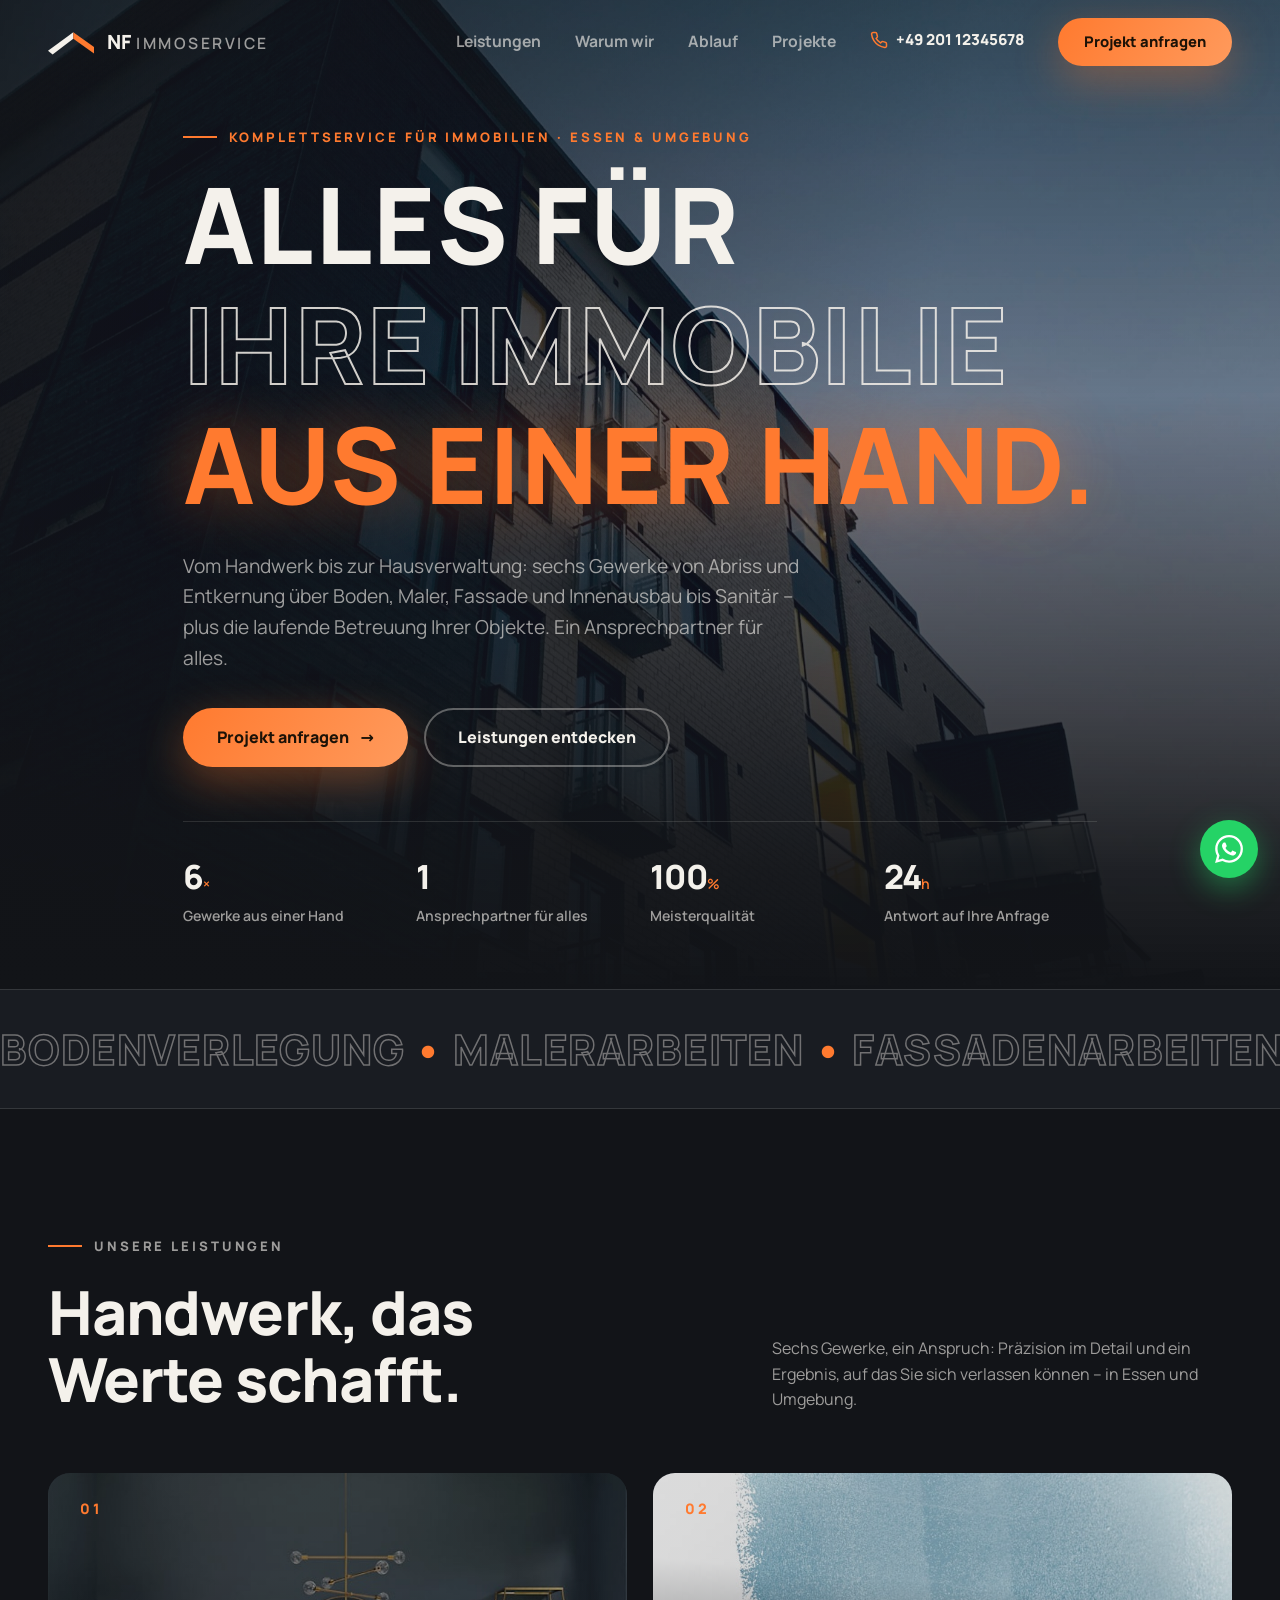
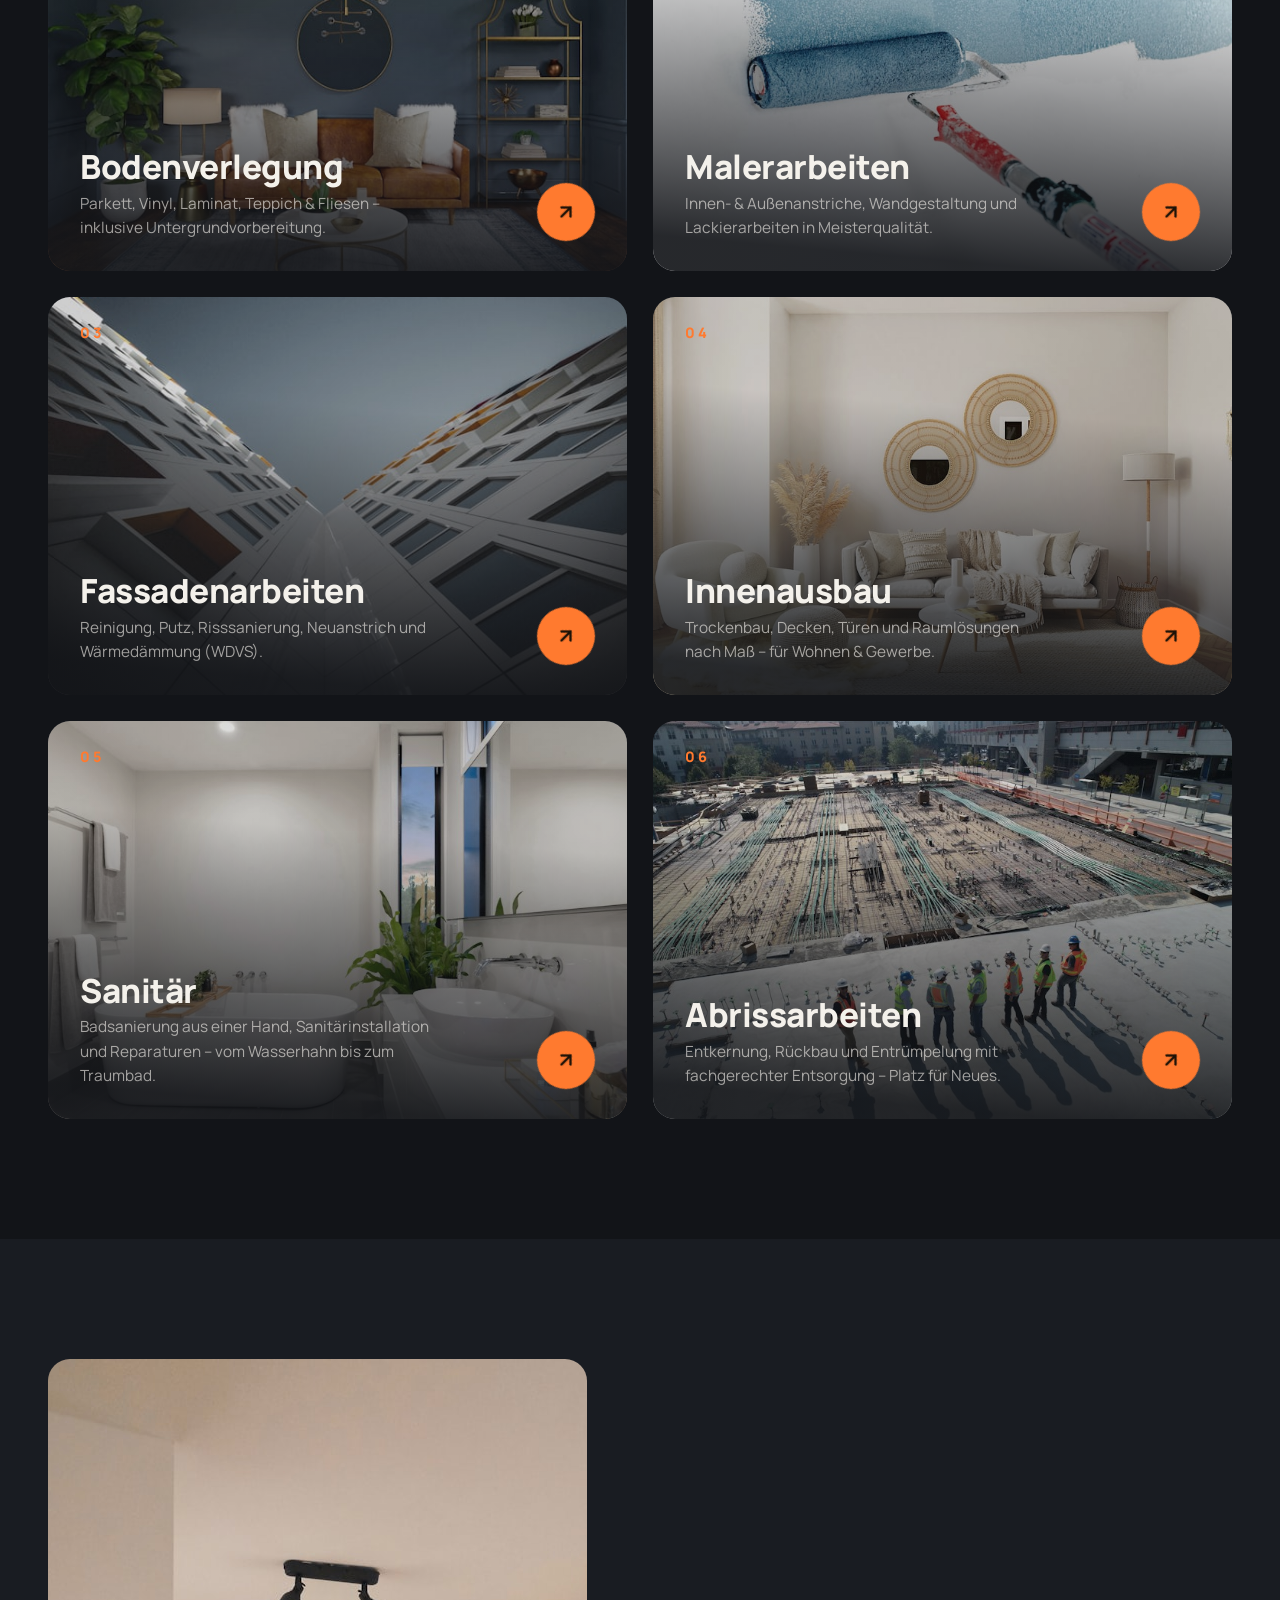
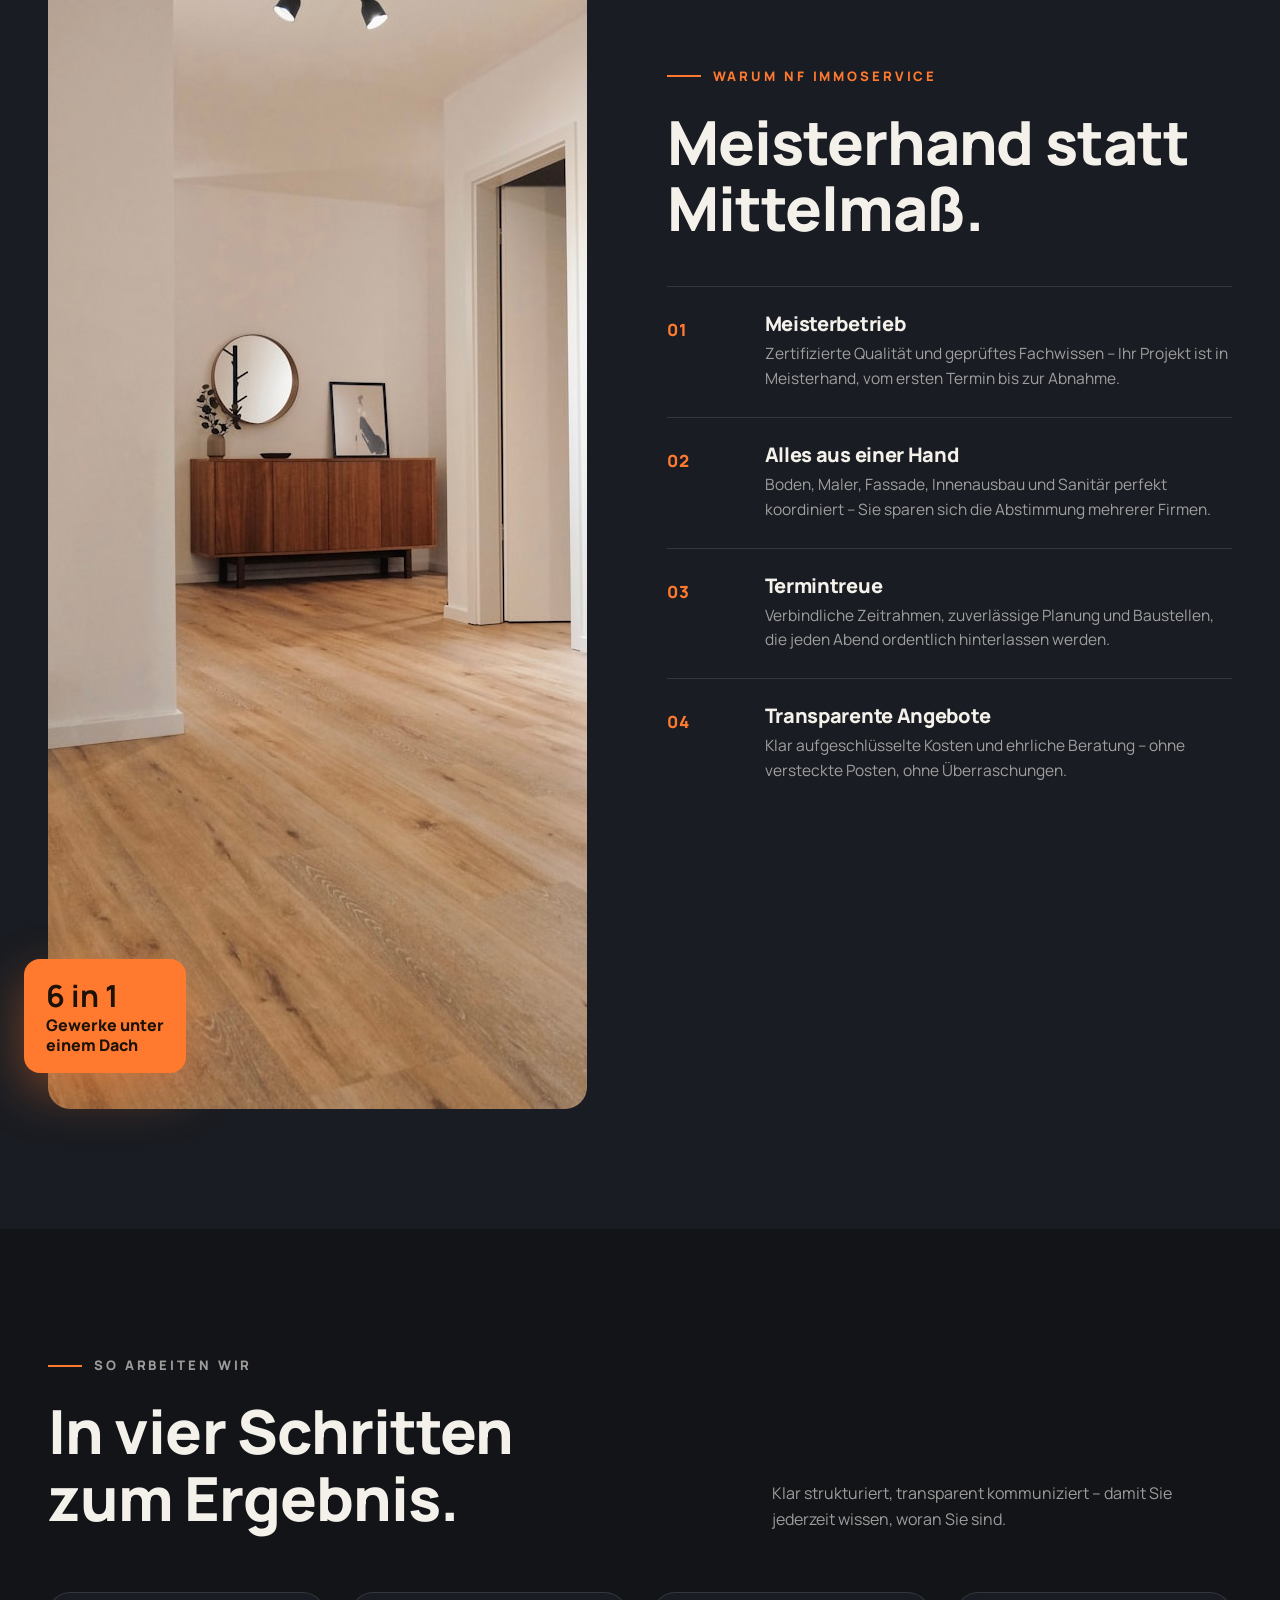
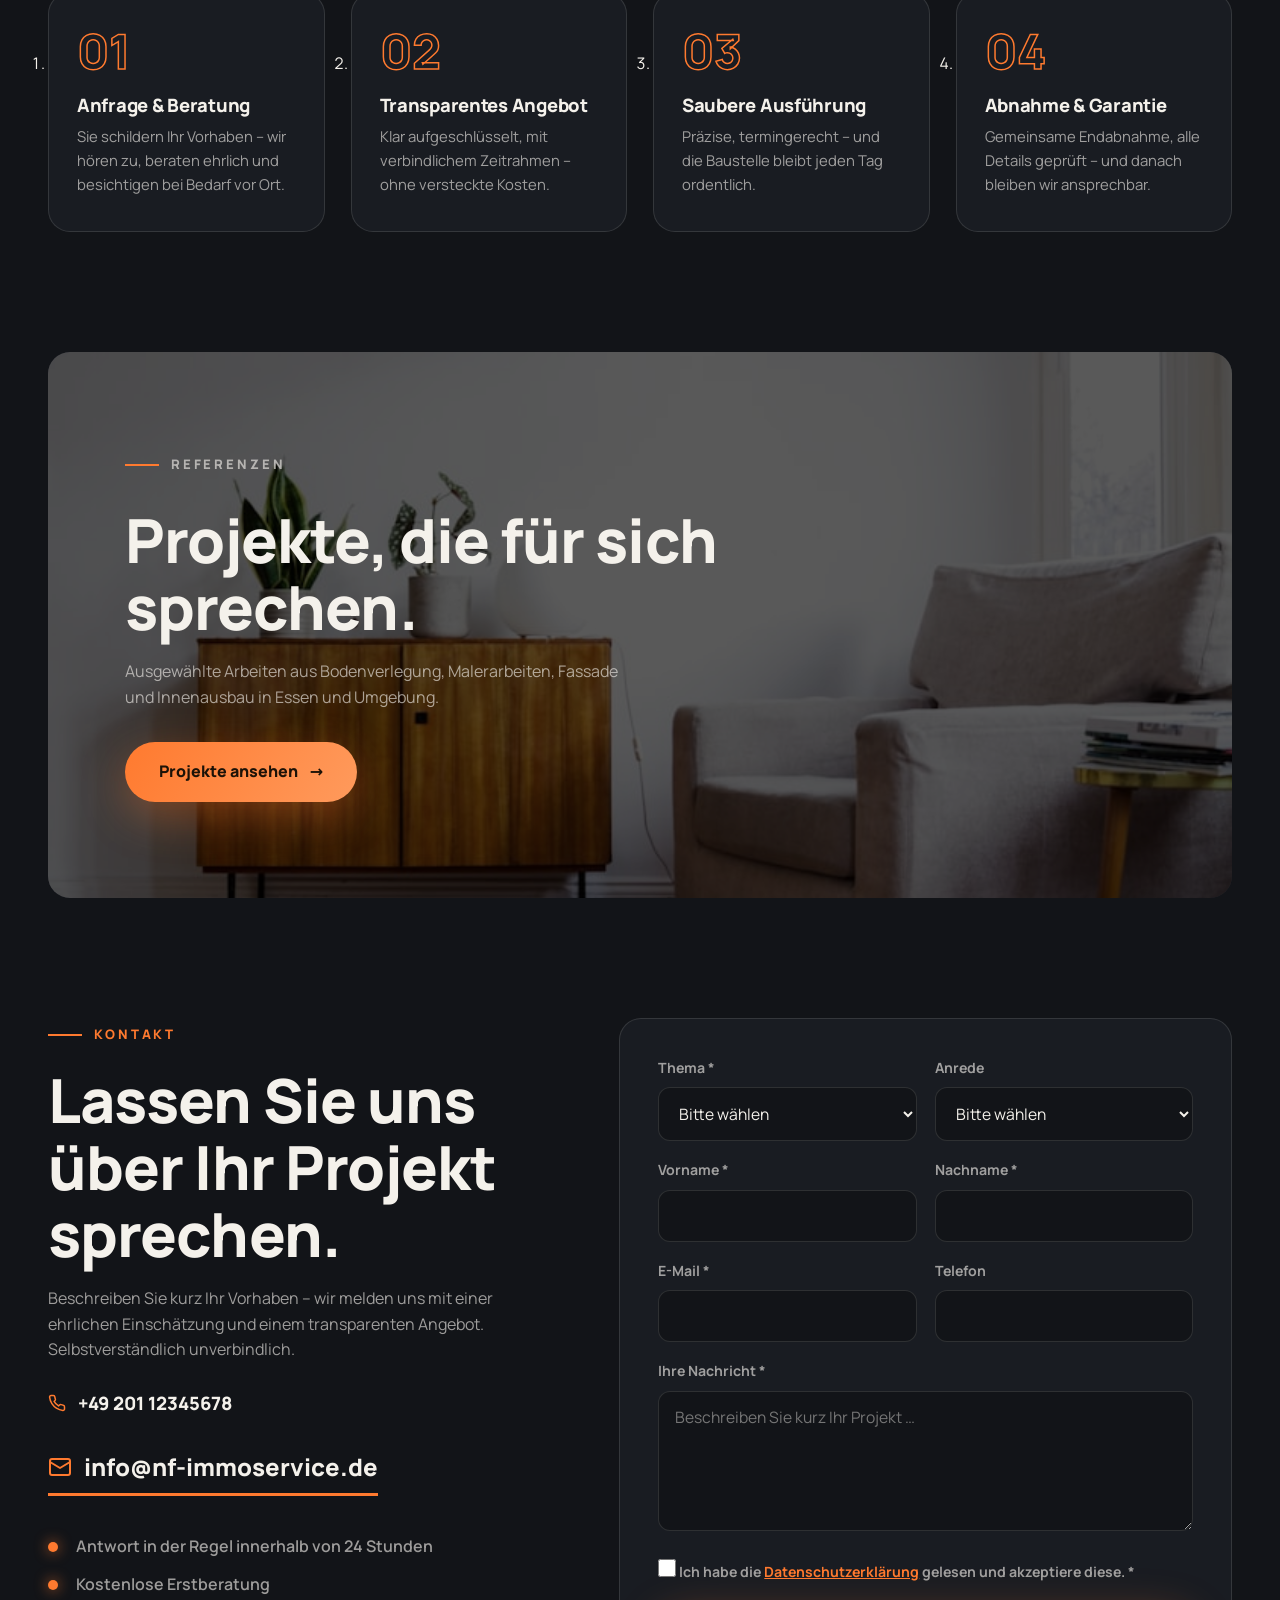
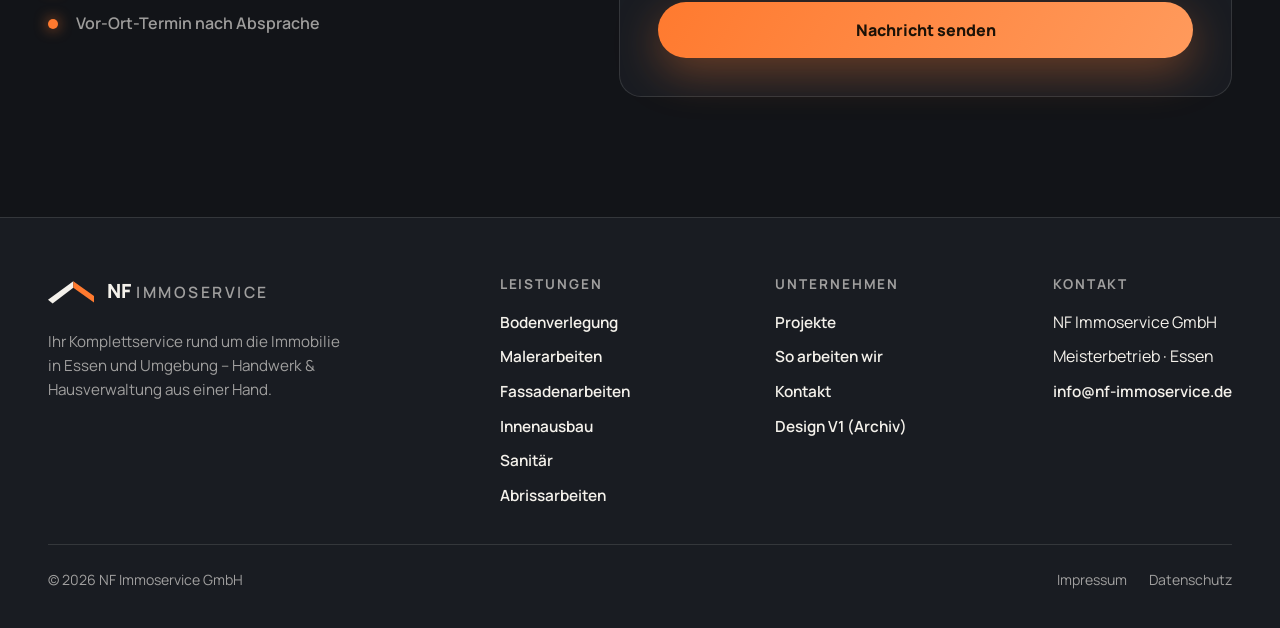
<file: index.html>
<!DOCTYPE html>
<html lang="de">
<head>
    <meta charset="UTF-8">
    <meta name="viewport" content="width=device-width, initial-scale=1.0">

    <title>NF Immoservice GmbH – Ihr Komplettservice für Immobilien in Essen</title>
    <meta name="description" content="NF Immoservice GmbH – Ihr Komplettservice rund um die Immobilie in Essen: Abriss, Bodenverlegung, Malerarbeiten, Fassade, Innenausbau, Sanitär und Hausverwaltung. Alles aus einer Hand, vom Meisterbetrieb.">
    <meta name="robots" content="index, follow, max-image-preview:large">
    <link rel="canonical" href="https://www.nf-immoservice.de/">

    <meta property="og:type" content="website">
    <meta property="og:locale" content="de_DE">
    <meta property="og:site_name" content="NF Immoservice GmbH">
    <meta property="og:title" content="NF Immoservice GmbH – Ihr Komplettservice für Immobilien in Essen">
    <meta property="og:description" content="Abriss, Boden, Maler, Fassade, Innenausbau, Sanitär und Hausverwaltung – alles aus einer Hand.">
    <meta property="og:url" content="https://www.nf-immoservice.de/">
    <meta property="og:image" content="https://www.nf-immoservice.de/og-image.png">
    <meta property="og:image:width" content="1200">
    <meta property="og:image:height" content="630">
    <meta name="twitter:card" content="summary_large_image">
    <meta name="twitter:title" content="NF Immoservice GmbH – Ihr Komplettservice für Immobilien in Essen">
    <meta name="twitter:description" content="Abriss, Boden, Maler, Fassade, Innenausbau, Sanitär und Hausverwaltung – alles aus einer Hand.">
    <meta name="twitter:image" content="https://www.nf-immoservice.de/og-image.png">

    <link rel="icon" type="image/svg+xml" href="favicon.svg">
    <link rel="apple-touch-icon" href="apple-touch-icon.png">
    <meta name="theme-color" content="#121418">
    <link rel="preload" href="fonts/manrope-latin.woff2" as="font" type="font/woff2" crossorigin>
    <!-- Structured Data: LocalBusiness -->
    <script type="application/ld+json">
    {
      "@context": "https://schema.org",
      "@type": "HomeAndConstructionBusiness",
      "@id": "https://www.nf-immoservice.de/#business",
      "name": "NF Immoservice GmbH",
      "alternateName": "NF Immoservice",
      "description": "Komplettservice rund um die Immobilie in Essen und Umgebung: Abrissarbeiten, Bodenverlegung, Malerarbeiten, Fassadenarbeiten, Innenausbau, Sanitär und Hausverwaltung.",
      "url": "https://www.nf-immoservice.de/",
      "email": "info@nf-immoservice.de",
      "address": { "@type": "PostalAddress", "addressLocality": "Essen", "addressCountry": "DE" },
      "areaServed": "Essen und Umgebung",
      "logo": "https://www.nf-immoservice.de/logo.svg",
      "image": "https://www.nf-immoservice.de/og-image.png",
      "priceRange": "$$",
      "knowsLanguage": "de",
      "makesOffer": [
        { "@type": "Offer", "itemOffered": { "@type": "Service", "name": "Bodenverlegung", "description": "Fachgerechte Verlegung von Parkett, Laminat, Vinyl, Teppich und Fliesen inklusive Untergrundvorbereitung." } },
        { "@type": "Offer", "itemOffered": { "@type": "Service", "name": "Malerarbeiten", "description": "Innen- und Außenanstriche, kreative Wandgestaltung und Lackierarbeiten mit hochwertigen Materialien." } },
        { "@type": "Offer", "itemOffered": { "@type": "Service", "name": "Fassadenarbeiten", "description": "Fassadenreinigung, Putzarbeiten, Risssanierung, Neuanstrich und Wärmedämmverbundsysteme (WDVS)." } },
        { "@type": "Offer", "itemOffered": { "@type": "Service", "name": "Innenausbau", "description": "Trockenbau, Deckenverkleidung, Türen und individuelle Raumlösungen für Wohnung, Büro und Gewerbe." } },
        { "@type": "Offer", "itemOffered": { "@type": "Service", "name": "Sanitär", "description": "Badsanierung aus einer Hand, Sanitärinstallation sowie Reparatur und Austausch von Armaturen, WCs und Duschen." } },
        { "@type": "Offer", "itemOffered": { "@type": "Service", "name": "Abrissarbeiten", "description": "Entkernung, Rückbau nichttragender Bauteile, Demontage, Entrümpelung und fachgerechte Entsorgung." } },
        { "@type": "Offer", "itemOffered": { "@type": "Service", "name": "Hausverwaltung & Objektbetreuung", "description": "Laufende Betreuung und Instandhaltung von Wohn- und Gewerbeimmobilien – von der Kleinreparatur bis zur Sanierung bei Mieterwechsel." } }
      ]
    }
    </script>
    <link rel="stylesheet" href="v2.css">
</head>
<body>

    <a class="skip-link" href="#main">Zum Inhalt springen</a>

    <!-- Header -->
    <header class="header" id="top">
        <div class="header-inner">
            <a href="#top" class="brand" aria-label="NF Immoservice – zur Startseite">
                <svg width="46" height="34" viewBox="0 0 100 62" aria-hidden="true" focusable="false">
                    <polygon points="0,50 55,10 55,24 10,58" fill="#F4F1EB"/>
                    <polygon points="55,10 100,42 100,56 55,24" fill="#FF7A2F"/>
                </svg>
                <span class="brand-text">NF <em>Immoservice</em></span>
            </a>
            <nav class="nav-desktop" aria-label="Hauptnavigation">
                <a href="#leistungen">Leistungen</a>
                <a href="#warum">Warum wir</a>
                <a href="#ablauf">Ablauf</a>
                <a href="projekte/">Projekte</a>
                <span data-phone-slot="header" hidden></span>
                <a href="#kontakt" class="btn btn-solid">Projekt anfragen</a>
            </nav>
            <button class="menu-btn" id="menuBtn" aria-label="Menü öffnen" aria-expanded="false" aria-controls="mobileMenu">
                <span class="hamburger" aria-hidden="true"><span></span><span></span><span></span></span>
            </button>
        </div>
    </header>

    <!-- Mobile Menu -->
    <div class="mobile-menu" id="mobileMenu">
        <nav class="mobile-nav" aria-label="Mobile Navigation">
            <a href="leistungen/bodenverlegung/">Bodenverlegung</a>
            <a href="leistungen/malerarbeiten/">Malerarbeiten</a>
            <a href="leistungen/fassadenarbeiten/">Fassadenarbeiten</a>
            <a href="leistungen/innenausbau/">Innenausbau</a>
            <a href="leistungen/sanitaer/">Sanitär</a>
            <a href="leistungen/abrissarbeiten/">Abrissarbeiten</a>
            <a href="projekte/">Projekte</a>
            <a href="#kontakt" class="mobile-cta">Projekt anfragen</a>
        </nav>
    </div>

    <main id="main">

        <!-- Hero -->
        <section class="hero">
            <div class="hero-bg" aria-hidden="true">
                <img src="images/hero-immobilie.jpg" alt="" width="1800" height="2400" fetchpriority="high">
            </div>
            <div class="wrap hero-inner">
                <svg class="hero-roof" viewBox="0 0 100 62" aria-hidden="true" focusable="false">
                    <polygon points="0,50 55,10 55,24 10,58" fill="#F4F1EB"/>
                    <polygon points="55,10 100,42 100,56 55,24" fill="#FF7A2F"/>
                </svg>
                <p class="kicker">Komplettservice für Immobilien · Essen &amp; Umgebung</p>
                <h1 class="display" data-reveal>
                    <span>Alles für</span>
                    <span class="stroke">Ihre Immobilie</span>
                    <span class="glow">aus einer Hand.</span>
                </h1>
                <p class="hero-sub" data-reveal>Vom Handwerk bis zur Hausverwaltung: sechs Gewerke von Abriss und Entkernung über Boden, Maler, Fassade und Innenausbau bis Sanitär – plus die laufende Betreuung Ihrer Objekte. Ein Ansprechpartner für alles.</p>
                <div class="hero-actions" data-reveal>
                    <a href="#kontakt" class="btn btn-solid">Projekt anfragen <span class="arr" aria-hidden="true">→</span></a>
                    <a href="#leistungen" class="btn btn-line">Leistungen entdecken</a>
                </div>
                <div class="hero-stats" data-reveal>
                    <div class="hero-stat"><strong>6<span class="acc">×</span></strong><span>Gewerke aus einer Hand</span></div>
                    <div class="hero-stat"><strong>1</strong><span>Ansprechpartner für alles</span></div>
                    <div class="hero-stat"><strong>100<span class="acc">%</span></strong><span>Meisterqualität</span></div>
                    <div class="hero-stat"><strong>24<span class="acc">h</span></strong><span>Antwort auf Ihre Anfrage</span></div>
                </div>
            </div>
        </section>

        <!-- Marquee -->
        <div class="marquee" aria-hidden="true">
            <div class="marquee-track">
                <span class="marquee-item">Bodenverlegung <span class="dot">•</span> Malerarbeiten <span class="dot">•</span> Fassadenarbeiten <span class="dot">•</span> Innenausbau <span class="dot">•</span> Sanitär <span class="dot">•</span> Abriss <span class="dot">•</span>&nbsp;</span>
                <span class="marquee-item">Bodenverlegung <span class="dot">•</span> Malerarbeiten <span class="dot">•</span> Fassadenarbeiten <span class="dot">•</span> Innenausbau <span class="dot">•</span> Sanitär <span class="dot">•</span> Abriss <span class="dot">•</span>&nbsp;</span>
            </div>
        </div>

        <!-- Leistungen -->
        <section class="section" id="leistungen">
            <div class="wrap">
                <div class="section-head" data-reveal>
                    <div>
                        <p class="kicker">Unsere Leistungen</p>
                        <h2 class="h2">Handwerk, das<br>Werte schafft.</h2>
                    </div>
                    <p>Sechs Gewerke, ein Anspruch: Präzision im Detail und ein Ergebnis, auf das Sie sich verlassen können – in Essen und Umgebung.</p>
                </div>
                <div class="tiles">
                    <a href="leistungen/bodenverlegung/" class="tile" data-reveal>
                        <img src="images/bodenverlegung-parkett.jpg" alt="Frisch verlegter Parkettboden" width="640" height="640" loading="lazy">
                        <span class="tile-num">01</span>
                        <div class="tile-body">
                            <div>
                                <h3>Bodenverlegung</h3>
                                <p>Parkett, Vinyl, Laminat, Teppich &amp; Fliesen – inklusive Untergrundvorbereitung.</p>
                            </div>
                            <span class="tile-arrow" aria-hidden="true">
                                <svg width="22" height="22" viewBox="0 0 24 24" fill="none" stroke="currentColor" stroke-width="2.5" stroke-linecap="round" stroke-linejoin="round"><line x1="5" y1="12" x2="19" y2="12"/><polyline points="12 5 19 12 12 19"/></svg>
                            </span>
                        </div>
                    </a>
                    <a href="leistungen/malerarbeiten/" class="tile" data-reveal>
                        <img src="images/malerarbeiten-detail.jpg" alt="Frisch gestrichene Wände" width="780" height="545" loading="lazy">
                        <span class="tile-num">02</span>
                        <div class="tile-body">
                            <div>
                                <h3>Malerarbeiten</h3>
                                <p>Innen- &amp; Außenanstriche, Wandgestaltung und Lackierarbeiten in Meisterqualität.</p>
                            </div>
                            <span class="tile-arrow" aria-hidden="true">
                                <svg width="22" height="22" viewBox="0 0 24 24" fill="none" stroke="currentColor" stroke-width="2.5" stroke-linecap="round" stroke-linejoin="round"><line x1="5" y1="12" x2="19" y2="12"/><polyline points="12 5 19 12 12 19"/></svg>
                            </span>
                        </div>
                    </a>
                    <a href="leistungen/fassadenarbeiten/" class="tile" data-reveal>
                        <img src="images/fassadenarbeiten-gebaeude.jpg" alt="Moderne Gebäudefassade" width="640" height="427" loading="lazy">
                        <span class="tile-num">03</span>
                        <div class="tile-body">
                            <div>
                                <h3>Fassadenarbeiten</h3>
                                <p>Reinigung, Putz, Risssanierung, Neuanstrich und Wärmedämmung (WDVS).</p>
                            </div>
                            <span class="tile-arrow" aria-hidden="true">
                                <svg width="22" height="22" viewBox="0 0 24 24" fill="none" stroke="currentColor" stroke-width="2.5" stroke-linecap="round" stroke-linejoin="round"><line x1="5" y1="12" x2="19" y2="12"/><polyline points="12 5 19 12 12 19"/></svg>
                            </span>
                        </div>
                    </a>
                    <a href="leistungen/innenausbau/" class="tile" data-reveal>
                        <img src="images/innenausbau-detail.jpg" alt="Hell ausgebauter Innenraum" width="780" height="571" loading="lazy">
                        <span class="tile-num">04</span>
                        <div class="tile-body">
                            <div>
                                <h3>Innenausbau</h3>
                                <p>Trockenbau, Decken, Türen und Raumlösungen nach Maß – für Wohnen &amp; Gewerbe.</p>
                            </div>
                            <span class="tile-arrow" aria-hidden="true">
                                <svg width="22" height="22" viewBox="0 0 24 24" fill="none" stroke="currentColor" stroke-width="2.5" stroke-linecap="round" stroke-linejoin="round"><line x1="5" y1="12" x2="19" y2="12"/><polyline points="12 5 19 12 12 19"/></svg>
                            </span>
                        </div>
                    </a>
                    <a href="leistungen/sanitaer/" class="tile" data-reveal>
                        <img src="images/sanitaer-badewanne.jpg" alt="Modern saniertes Badezimmer mit freistehender Wanne" width="780" height="521" loading="lazy">
                        <span class="tile-num">05</span>
                        <div class="tile-body">
                            <div>
                                <h3>Sanitär</h3>
                                <p>Badsanierung aus einer Hand, Sanitärinstallation und Reparaturen – vom Wasserhahn bis zum Traumbad.</p>
                            </div>
                            <span class="tile-arrow" aria-hidden="true">
                                <svg width="22" height="22" viewBox="0 0 24 24" fill="none" stroke="currentColor" stroke-width="2.5" stroke-linecap="round" stroke-linejoin="round"><line x1="5" y1="12" x2="19" y2="12"/><polyline points="12 5 19 12 12 19"/></svg>
                            </span>
                        </div>
                    </a>
                    <a href="leistungen/abrissarbeiten/" class="tile" data-reveal>
                        <img src="images/abriss-detail.jpg" alt="Baustellenteam bei Rückbauarbeiten" width="780" height="520" loading="lazy">
                        <span class="tile-num">06</span>
                        <div class="tile-body">
                            <div>
                                <h3>Abrissarbeiten</h3>
                                <p>Entkernung, Rückbau und Entrümpelung mit fachgerechter Entsorgung – Platz für Neues.</p>
                            </div>
                            <span class="tile-arrow" aria-hidden="true">
                                <svg width="22" height="22" viewBox="0 0 24 24" fill="none" stroke="currentColor" stroke-width="2.5" stroke-linecap="round" stroke-linejoin="round"><line x1="5" y1="12" x2="19" y2="12"/><polyline points="12 5 19 12 12 19"/></svg>
                            </span>
                        </div>
                    </a>
                </div>
            </div>
        </section>

        <!-- Warum wir -->
        <section class="section why" id="warum">
            <div class="wrap why-grid">
                <div class="why-media" data-reveal>
                    <img src="images/hero-handwerker.jpg" alt="Frisch renovierter Wohnraum mit neu verlegtem Boden" width="900" height="1350" loading="lazy">
                    <div class="why-badge"><strong>6&nbsp;in&nbsp;1</strong>Gewerke unter<br>einem Dach</div>
                </div>
                <div>
                    <p class="kicker">Warum NF Immoservice</p>
                    <h2 class="h2" data-reveal>Meisterhand statt Mittelmaß.</h2>
                    <ul class="feature-list">
                        <li class="feature" data-reveal>
                            <span class="feature-num">01</span>
                            <div>
                                <h3>Meisterbetrieb</h3>
                                <p>Zertifizierte Qualität und geprüftes Fachwissen – Ihr Projekt ist in Meisterhand, vom ersten Termin bis zur Abnahme.</p>
                            </div>
                        </li>
                        <li class="feature" data-reveal>
                            <span class="feature-num">02</span>
                            <div>
                                <h3>Alles aus einer Hand</h3>
                                <p>Boden, Maler, Fassade, Innenausbau und Sanitär perfekt koordiniert – Sie sparen sich die Abstimmung mehrerer Firmen.</p>
                            </div>
                        </li>
                        <li class="feature" data-reveal>
                            <span class="feature-num">03</span>
                            <div>
                                <h3>Termintreue</h3>
                                <p>Verbindliche Zeitrahmen, zuverlässige Planung und Baustellen, die jeden Abend ordentlich hinterlassen werden.</p>
                            </div>
                        </li>
                        <li class="feature" data-reveal>
                            <span class="feature-num">04</span>
                            <div>
                                <h3>Transparente Angebote</h3>
                                <p>Klar aufgeschlüsselte Kosten und ehrliche Beratung – ohne versteckte Posten, ohne Überraschungen.</p>
                            </div>
                        </li>
                    </ul>
                </div>
            </div>
        </section>

        <!-- Ablauf -->
        <section class="section" id="ablauf">
            <div class="wrap">
                <div class="section-head" data-reveal>
                    <div>
                        <p class="kicker">So arbeiten wir</p>
                        <h2 class="h2">In vier Schritten<br>zum Ergebnis.</h2>
                    </div>
                    <p>Klar strukturiert, transparent kommuniziert – damit Sie jederzeit wissen, woran Sie sind.</p>
                </div>
                <ol class="steps">
                    <li class="step" data-reveal>
                        <span class="step-num" aria-hidden="true">01</span>
                        <h3>Anfrage &amp; Beratung</h3>
                        <p>Sie schildern Ihr Vorhaben – wir hören zu, beraten ehrlich und besichtigen bei Bedarf vor Ort.</p>
                    </li>
                    <li class="step" data-reveal>
                        <span class="step-num" aria-hidden="true">02</span>
                        <h3>Transparentes Angebot</h3>
                        <p>Klar aufgeschlüsselt, mit verbindlichem Zeitrahmen – ohne versteckte Kosten.</p>
                    </li>
                    <li class="step" data-reveal>
                        <span class="step-num" aria-hidden="true">03</span>
                        <h3>Saubere Ausführung</h3>
                        <p>Präzise, termingerecht – und die Baustelle bleibt jeden Tag ordentlich.</p>
                    </li>
                    <li class="step" data-reveal>
                        <span class="step-num" aria-hidden="true">04</span>
                        <h3>Abnahme &amp; Garantie</h3>
                        <p>Gemeinsame Endabnahme, alle Details geprüft – und danach bleiben wir ansprechbar.</p>
                    </li>
                </ol>
            </div>
        </section>

        <!-- Projekte Strip -->
        <section class="section" style="padding-top: 0;">
            <div class="wrap">
                <div class="strip" data-reveal>
                    <img src="images/bodenverlegung-detail.jpg" alt="" aria-hidden="true" loading="lazy">
                    <p class="kicker">Referenzen</p>
                    <h2 class="h2">Projekte, die für sich sprechen.</h2>
                    <p>Ausgewählte Arbeiten aus Bodenverlegung, Malerarbeiten, Fassade und Innenausbau in Essen und Umgebung.</p>
                    <a href="projekte/" class="btn btn-solid">Projekte ansehen <span class="arr" aria-hidden="true">→</span></a>
                </div>
            </div>
        </section>

        <!-- Kontakt -->
        <section class="section" id="kontakt" style="padding-top: 0;">
            <div class="wrap contact-grid">
                <div>
                    <p class="kicker">Kontakt</p>
                    <h2 class="h2" data-reveal>Lassen Sie uns über Ihr Projekt sprechen.</h2>
                    <p class="dim" style="margin-top: 18px;">Beschreiben Sie kurz Ihr Vorhaben – wir melden uns mit einer ehrlichen Einschätzung und einem transparenten Angebot. Selbstverständlich unverbindlich.</p>
                    <div style="margin-top: 26px;">
                        <span data-phone-slot="contact" hidden style="display:block"></span>
                        <a class="contact-mail" href="mailto:info@nf-immoservice.de">
                            <svg width="24" height="24" viewBox="0 0 24 24" fill="none" stroke="currentColor" stroke-width="2" stroke-linecap="round" stroke-linejoin="round" aria-hidden="true"><rect x="2" y="4" width="20" height="16" rx="2"/><path d="m22 7-10 6L2 7"/></svg>
                            info@nf-immoservice.de
                        </a>
                    </div>
                    <ul class="contact-points">
                        <li>Antwort in der Regel innerhalb von 24&nbsp;Stunden</li>
                        <li>Kostenlose Erstberatung</li>
                        <li>Vor-Ort-Termin nach Absprache</li>
                    </ul>
                </div>
                <form class="contact-form" id="contactForm" novalidate data-reveal>
                    <div class="form-row">
                        <div class="form-group">
                            <label for="topic">Thema *</label>
                            <select id="topic" name="topic" required>
                                <option value="">Bitte wählen</option>
                                <option>Bodenverlegung</option>
                                <option>Malerarbeiten</option>
                                <option>Fassadenarbeiten</option>
                                <option>Innenausbau</option>
                                <option>Sanitär</option>
                                <option>Abrissarbeiten</option>
                                <option>Sonstiges</option>
                            </select>
                        </div>
                        <div class="form-group">
                            <label for="anrede">Anrede</label>
                            <select id="anrede" name="anrede">
                                <option value="">Bitte wählen</option>
                                <option>Herr</option>
                                <option>Frau</option>
                                <option>Divers</option>
                            </select>
                        </div>
                    </div>
                    <div class="form-row">
                        <div class="form-group">
                            <label for="vorname">Vorname *</label>
                            <input type="text" id="vorname" name="vorname" autocomplete="given-name" required>
                        </div>
                        <div class="form-group">
                            <label for="nachname">Nachname *</label>
                            <input type="text" id="nachname" name="nachname" autocomplete="family-name" required>
                        </div>
                    </div>
                    <div class="form-row">
                        <div class="form-group">
                            <label for="email">E-Mail *</label>
                            <input type="email" id="email" name="email" autocomplete="email" required>
                        </div>
                        <div class="form-group">
                            <label for="telefon">Telefon</label>
                            <input type="tel" id="telefon" name="telefon" autocomplete="tel">
                        </div>
                    </div>
                    <div class="form-group">
                        <label for="nachricht">Ihre Nachricht *</label>
                        <textarea id="nachricht" name="nachricht" rows="5" required placeholder="Beschreiben Sie kurz Ihr Projekt …"></textarea>
                    </div>
                    <div class="form-group">
                        <label class="checkbox-label">
                            <input type="checkbox" id="datenschutz" required>
                            <span>Ich habe die <a href="datenschutz.html">Datenschutzerklärung</a> gelesen und akzeptiere diese. *</span>
                        </label>
                    </div>
                    <button type="submit" class="btn btn-solid btn-block">Nachricht senden</button>
                    <p class="form-note" id="formNote" hidden></p>
                </form>
            </div>
        </section>
    </main>

    <!-- Footer -->
    <footer class="footer">
        <div class="wrap">
            <div class="footer-grid">
                <div>
                    <a href="#top" class="brand" aria-label="NF Immoservice – nach oben">
                        <svg width="46" height="34" viewBox="0 0 100 62" aria-hidden="true" focusable="false">
                            <polygon points="0,50 55,10 55,24 10,58" fill="#F4F1EB"/>
                            <polygon points="55,10 100,42 100,56 55,24" fill="#FF7A2F"/>
                        </svg>
                        <span class="brand-text">NF <em>Immoservice</em></span>
                    </a>
                    <p class="footer-tagline">Ihr Komplettservice rund um die Immobilie in Essen und Umgebung – Handwerk &amp; Hausverwaltung aus einer Hand.</p>
                </div>
                <div class="footer-col">
                    <h4>Leistungen</h4>
                    <ul>
                        <li><a href="leistungen/bodenverlegung/">Bodenverlegung</a></li>
                        <li><a href="leistungen/malerarbeiten/">Malerarbeiten</a></li>
                        <li><a href="leistungen/fassadenarbeiten/">Fassadenarbeiten</a></li>
                        <li><a href="leistungen/innenausbau/">Innenausbau</a></li>
                        <li><a href="leistungen/sanitaer/">Sanitär</a></li>
                        <li><a href="leistungen/abrissarbeiten/">Abrissarbeiten</a></li>
                    </ul>
                </div>
                <div class="footer-col">
                    <h4>Unternehmen</h4>
                    <ul>
                        <li><a href="projekte/">Projekte</a></li>
                        <li><a href="#ablauf">So arbeiten wir</a></li>
                        <li><a href="#kontakt">Kontakt</a></li>
                        <li><a href="v1/">Design V1 (Archiv)</a></li>
                    </ul>
                </div>
                <div class="footer-col">
                    <h4>Kontakt</h4>
                    <ul>
                        <li>NF Immoservice GmbH</li>
                        <li>Meisterbetrieb · Essen</li>
                        <li><a href="mailto:info@nf-immoservice.de">info@nf-immoservice.de</a></li>
                    </ul>
                </div>
            </div>
            <div class="footer-bottom">
                <p>&copy; <span id="year">2026</span> NF Immoservice GmbH</p>
                <div class="footer-legal">
                    <a href="impressum.html">Impressum</a>
                    <a href="datenschutz.html">Datenschutz</a>
                </div>
            </div>
        </div>
    </footer>

    <script src="site.js" defer></script>
</body>
</html>
</file>
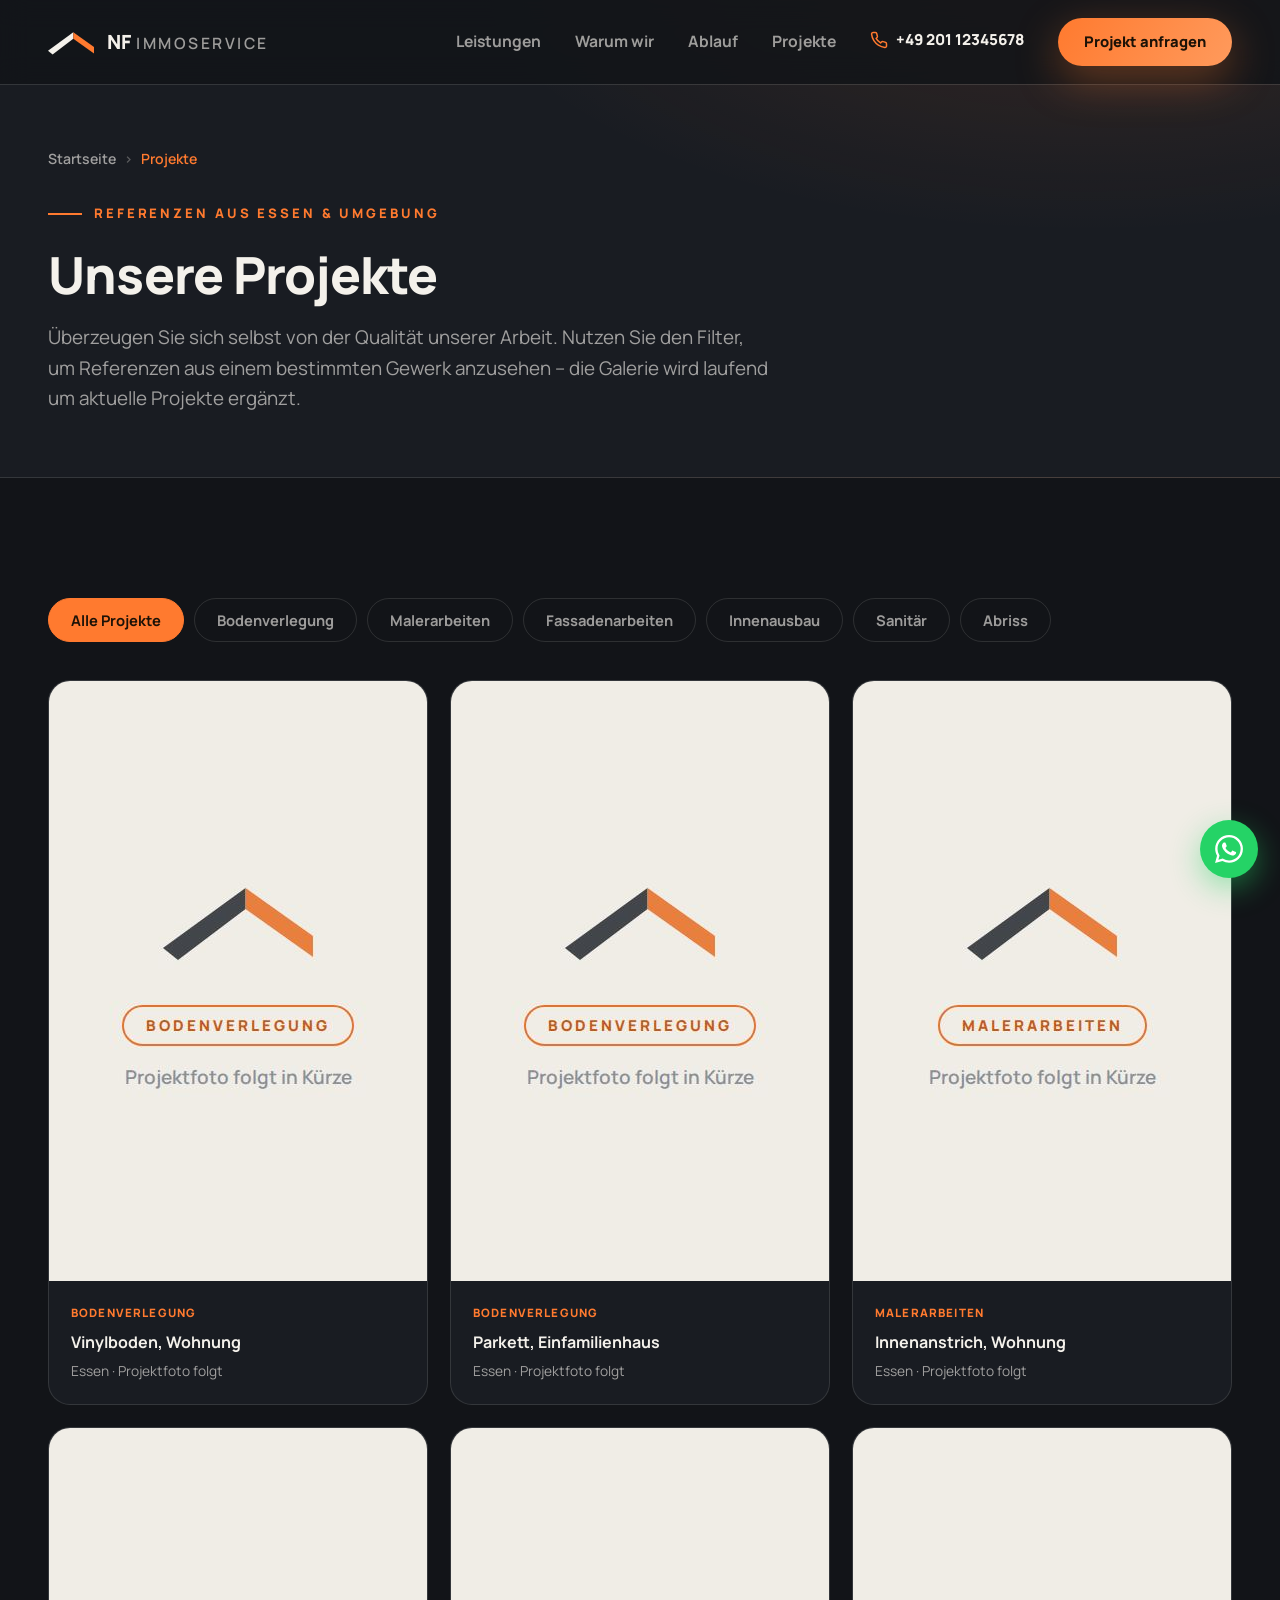
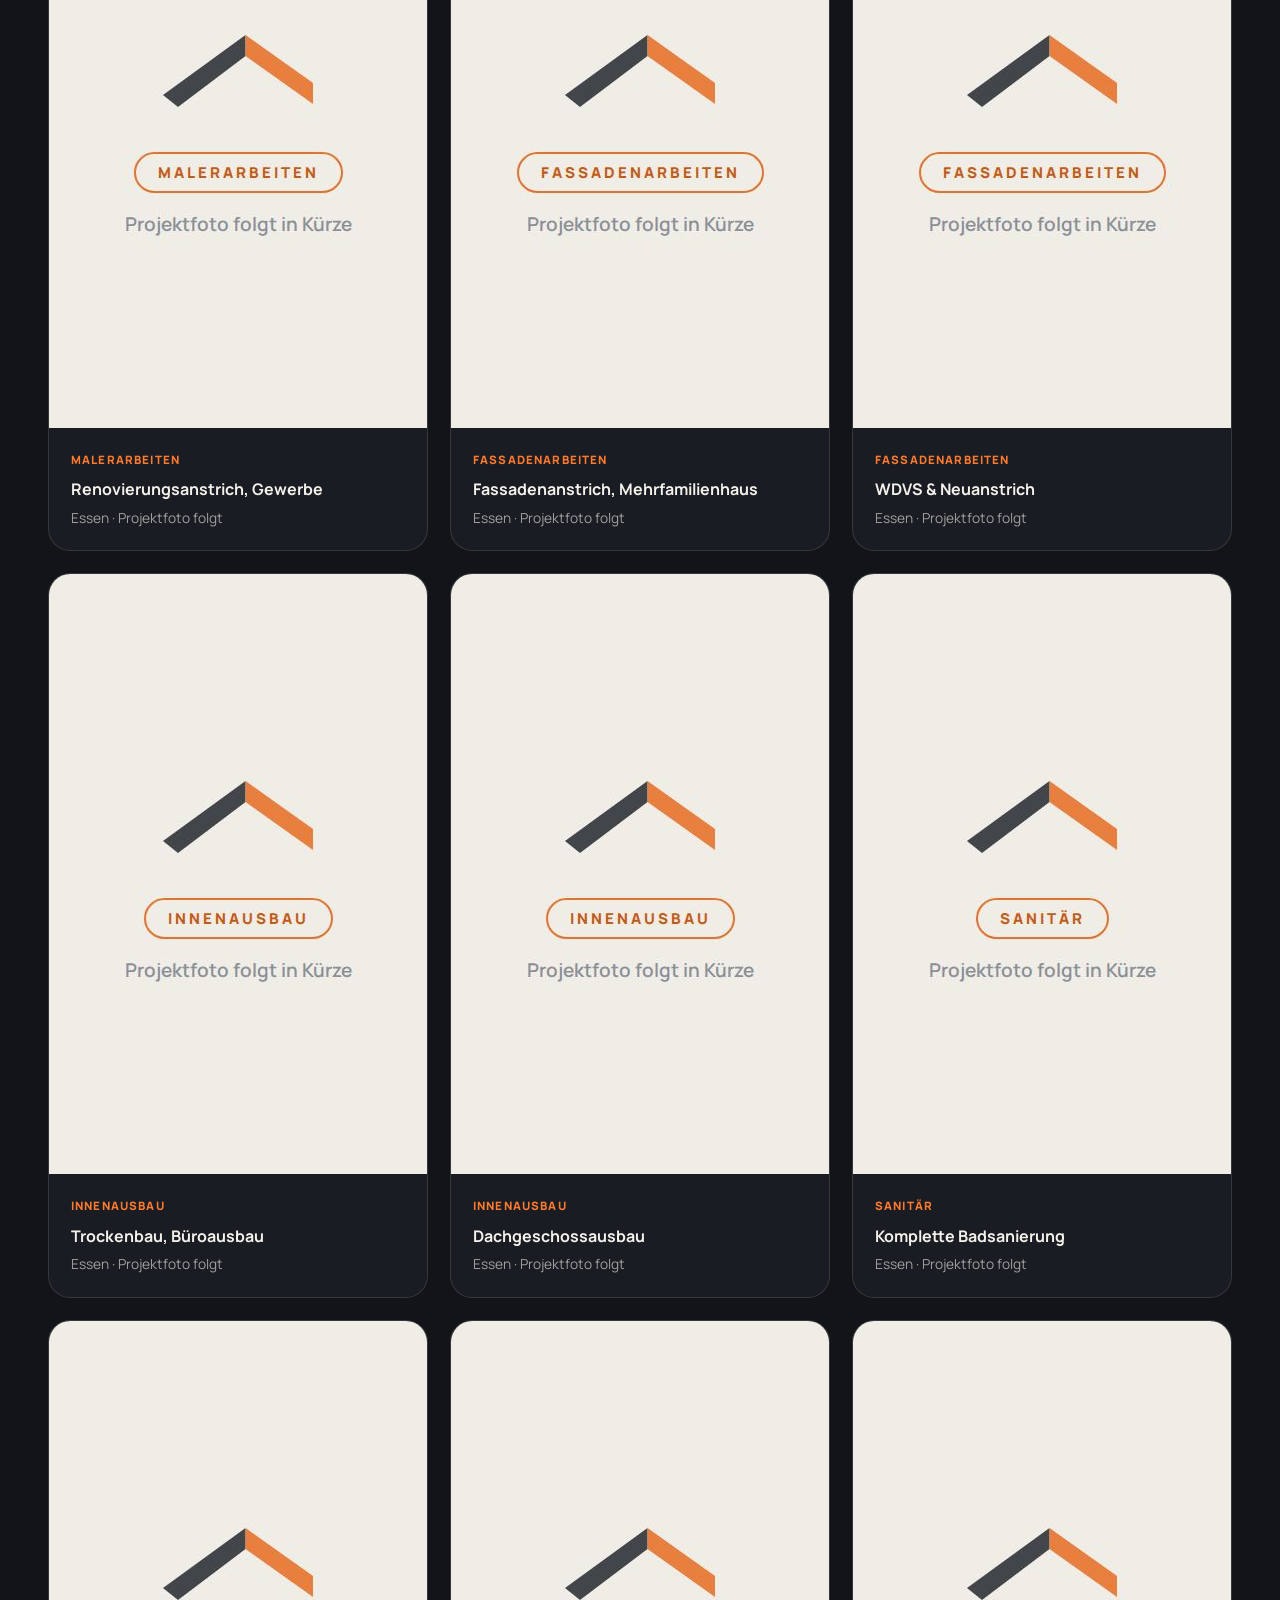
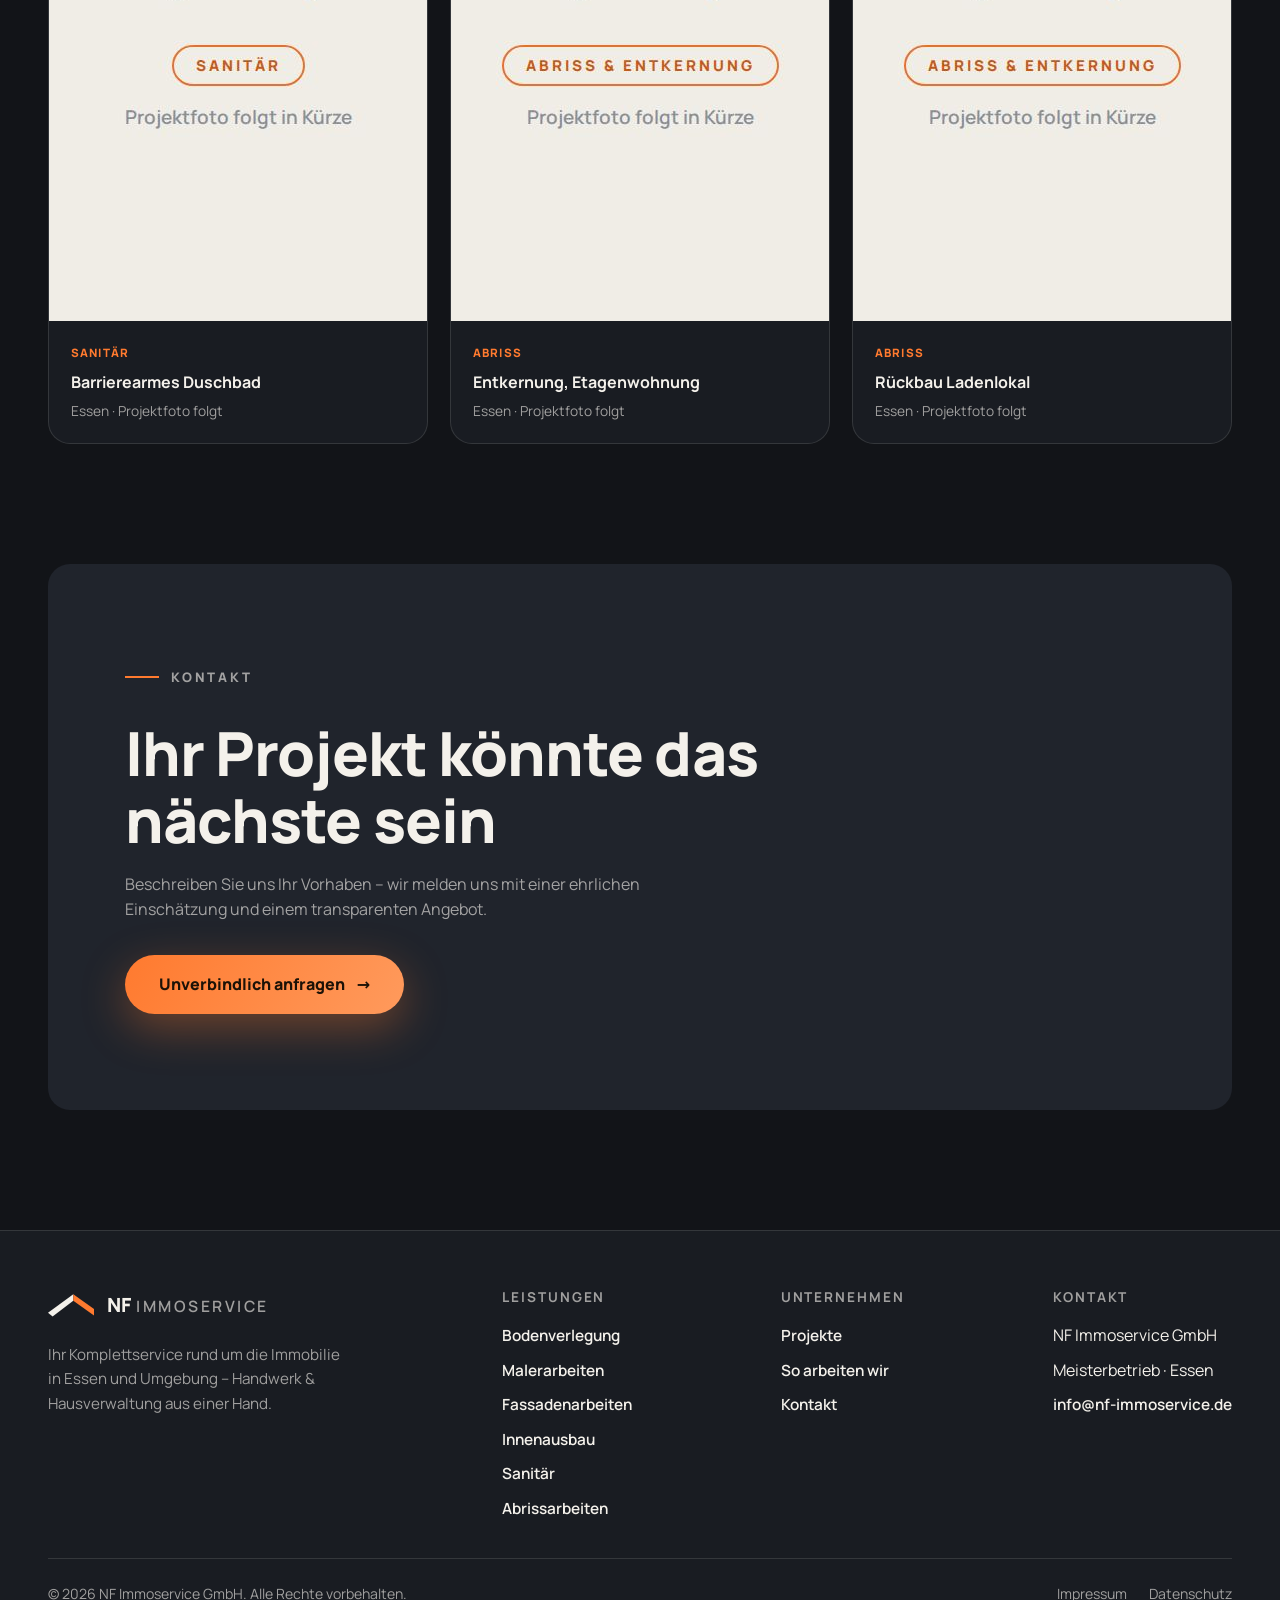
<file: projekte/index.html>
<!DOCTYPE html>
<html lang="de">
<head>
    <meta charset="UTF-8">
    <meta name="viewport" content="width=device-width, initial-scale=1.0">

    <title>Projekte &amp; Referenzen – NF Immoservice, Meisterbetrieb in Essen</title>
    <meta name="description" content="Ausgewählte Projekte und Referenzen der NF Immoservice GmbH aus Essen und Umgebung: Bodenverlegung, Malerarbeiten, Fassadenarbeiten und Innenausbau im Überblick.">
    <meta name="robots" content="index, follow, max-image-preview:large">
    <link rel="canonical" href="https://www.nf-immoservice.de/projekte/">

    <meta property="og:type" content="website">
    <meta property="og:locale" content="de_DE">
    <meta property="og:site_name" content="NF Immoservice GmbH">
    <meta property="og:title" content="Projekte &amp; Referenzen – NF Immoservice">
    <meta property="og:description" content="Ausgewählte Projekte aus Abriss, Bodenverlegung, Malerarbeiten, Fassade, Innenausbau und Sanitär in Essen und Umgebung.">
    <meta property="og:url" content="https://www.nf-immoservice.de/projekte/">
    <meta property="og:image" content="https://www.nf-immoservice.de/og-image.png">

    <link rel="icon" type="image/svg+xml" href="../favicon.svg">
    <link rel="apple-touch-icon" href="../apple-touch-icon.png">
    <meta name="theme-color" content="#121418">
    <link rel="preload" href="../fonts/manrope-latin.woff2" as="font" type="font/woff2" crossorigin>
    <link rel="stylesheet" href="../v2.css">

    <script type="application/ld+json">
    {
      "@context": "https://schema.org",
      "@type": "BreadcrumbList",
      "itemListElement": [
        { "@type": "ListItem", "position": 1, "name": "Startseite", "item": "https://www.nf-immoservice.de/" },
        { "@type": "ListItem", "position": 2, "name": "Projekte", "item": "https://www.nf-immoservice.de/projekte/" }
      ]
    }
    </script>
</head>
<body>

    <a class="skip-link" href="#main">Zum Inhalt springen</a>

    <header class="header scrolled">
        <div class="header-inner">
            <a href="../index.html" class="brand" aria-label="NF Immoservice – zur Startseite">
                <svg width="46" height="34" viewBox="0 0 100 62" aria-hidden="true" focusable="false">
                    <polygon points="0,50 55,10 55,24 10,58" fill="#F4F1EB"/>
                    <polygon points="55,10 100,42 100,56 55,24" fill="#FF7A2F"/>
                </svg>
                <span class="brand-text">NF <em>Immoservice</em></span>
            </a>
            <nav class="nav-desktop" aria-label="Hauptnavigation">
                <a href="../index.html#leistungen">Leistungen</a>
                <a href="../index.html#warum">Warum wir</a>
                <a href="../index.html#ablauf">Ablauf</a>
                <a href="../projekte/">Projekte</a>
                <span data-phone-slot="header" hidden></span>
                <a href="../index.html#kontakt" class="btn btn-solid">Projekt anfragen</a>
            </nav>
            <button class="menu-btn" id="menuBtn" aria-label="Menü öffnen" aria-expanded="false" aria-controls="mobileMenu">
                <span class="hamburger" aria-hidden="true"><span></span><span></span><span></span></span>
            </button>
        </div>
    </header>

    <div class="mobile-menu" id="mobileMenu">
        <nav class="mobile-nav" aria-label="Mobile Navigation">
            <a href="../index.html">Startseite</a>
            <a href="../leistungen/bodenverlegung/">Bodenverlegung</a>
            <a href="../leistungen/malerarbeiten/">Malerarbeiten</a>
            <a href="../leistungen/fassadenarbeiten/">Fassadenarbeiten</a>
            <a href="../leistungen/innenausbau/">Innenausbau</a>
            <a href="../leistungen/sanitaer/">Sanitär</a>
            <a href="../leistungen/abrissarbeiten/">Abrissarbeiten</a>
            <a href="./" aria-current="page">Projekte</a>
            <a href="../index.html#kontakt" class="mobile-cta">Projekt anfragen</a>
        </nav>
    </div>

    <main id="main">

        <section class="page-hero">
            <div class="wrap">
                <ol class="breadcrumb">
                    <li><a href="../index.html">Startseite</a></li>
                    <li aria-current="page">Projekte</li>
                </ol>
                <p class="kicker">Referenzen aus Essen &amp; Umgebung</p>
                <h1>Unsere Projekte</h1>
                <p class="lead">Überzeugen Sie sich selbst von der Qualität unserer Arbeit. Nutzen Sie den Filter, um Referenzen aus einem bestimmten Gewerk anzusehen – die Galerie wird laufend um aktuelle Projekte ergänzt.</p>
            </div>
        </section>

        <section class="section">
            <div class="wrap">
                <div class="gallery-filter" role="group" aria-label="Projekte nach Gewerk filtern">
                    <button data-filter="alle" class="active" aria-pressed="true">Alle Projekte</button>
                    <button data-filter="bodenverlegung" aria-pressed="false">Bodenverlegung</button>
                    <button data-filter="malerarbeiten" aria-pressed="false">Malerarbeiten</button>
                    <button data-filter="fassadenarbeiten" aria-pressed="false">Fassadenarbeiten</button>
                    <button data-filter="innenausbau" aria-pressed="false">Innenausbau</button>
                    <button data-filter="sanitaer" aria-pressed="false">Sanitär</button>
                    <button data-filter="abriss" aria-pressed="false">Abriss</button>
                </div>

                <div class="gallery-grid">
                    <figure class="gallery-item" data-gewerk="bodenverlegung">
                        <img src="../images/projekte/projekt-bodenverlegung-1.jpg" alt="Referenzprojekt Bodenverlegung" width="800" height="600" loading="lazy">
                        <figcaption>
                            <span class="gallery-tag">Bodenverlegung</span>
                            <strong>Vinylboden, Wohnung</strong>
                            <span>Essen · Projektfoto folgt</span>
                        </figcaption>
                    </figure>
                    <figure class="gallery-item" data-gewerk="bodenverlegung">
                        <img src="../images/projekte/projekt-bodenverlegung-2.jpg" alt="Referenzprojekt Bodenverlegung" width="800" height="600" loading="lazy">
                        <figcaption>
                            <span class="gallery-tag">Bodenverlegung</span>
                            <strong>Parkett, Einfamilienhaus</strong>
                            <span>Essen · Projektfoto folgt</span>
                        </figcaption>
                    </figure>
                    <figure class="gallery-item" data-gewerk="malerarbeiten">
                        <img src="../images/projekte/projekt-malerarbeiten-1.jpg" alt="Referenzprojekt Malerarbeiten" width="800" height="600" loading="lazy">
                        <figcaption>
                            <span class="gallery-tag">Malerarbeiten</span>
                            <strong>Innenanstrich, Wohnung</strong>
                            <span>Essen · Projektfoto folgt</span>
                        </figcaption>
                    </figure>
                    <figure class="gallery-item" data-gewerk="malerarbeiten">
                        <img src="../images/projekte/projekt-malerarbeiten-2.jpg" alt="Referenzprojekt Malerarbeiten" width="800" height="600" loading="lazy">
                        <figcaption>
                            <span class="gallery-tag">Malerarbeiten</span>
                            <strong>Renovierungsanstrich, Gewerbe</strong>
                            <span>Essen · Projektfoto folgt</span>
                        </figcaption>
                    </figure>
                    <figure class="gallery-item" data-gewerk="fassadenarbeiten">
                        <img src="../images/projekte/projekt-fassadenarbeiten-1.jpg" alt="Referenzprojekt Fassadenarbeiten" width="800" height="600" loading="lazy">
                        <figcaption>
                            <span class="gallery-tag">Fassadenarbeiten</span>
                            <strong>Fassadenanstrich, Mehrfamilienhaus</strong>
                            <span>Essen · Projektfoto folgt</span>
                        </figcaption>
                    </figure>
                    <figure class="gallery-item" data-gewerk="fassadenarbeiten">
                        <img src="../images/projekte/projekt-fassadenarbeiten-2.jpg" alt="Referenzprojekt Fassadenarbeiten" width="800" height="600" loading="lazy">
                        <figcaption>
                            <span class="gallery-tag">Fassadenarbeiten</span>
                            <strong>WDVS &amp; Neuanstrich</strong>
                            <span>Essen · Projektfoto folgt</span>
                        </figcaption>
                    </figure>
                    <figure class="gallery-item" data-gewerk="innenausbau">
                        <img src="../images/projekte/projekt-innenausbau-1.jpg" alt="Referenzprojekt Innenausbau" width="800" height="600" loading="lazy">
                        <figcaption>
                            <span class="gallery-tag">Innenausbau</span>
                            <strong>Trockenbau, Büroausbau</strong>
                            <span>Essen · Projektfoto folgt</span>
                        </figcaption>
                    </figure>
                    <figure class="gallery-item" data-gewerk="innenausbau">
                        <img src="../images/projekte/projekt-innenausbau-2.jpg" alt="Referenzprojekt Innenausbau" width="800" height="600" loading="lazy">
                        <figcaption>
                            <span class="gallery-tag">Innenausbau</span>
                            <strong>Dachgeschossausbau</strong>
                            <span>Essen · Projektfoto folgt</span>
                        </figcaption>
                    </figure>
                    <figure class="gallery-item" data-gewerk="sanitaer">
                        <img src="../images/projekte/projekt-sanitaer-1.jpg" alt="Referenzprojekt Sanitär" width="800" height="600" loading="lazy">
                        <figcaption>
                            <span class="gallery-tag">Sanitär</span>
                            <strong>Komplette Badsanierung</strong>
                            <span>Essen · Projektfoto folgt</span>
                        </figcaption>
                    </figure>
                    <figure class="gallery-item" data-gewerk="sanitaer">
                        <img src="../images/projekte/projekt-sanitaer-2.jpg" alt="Referenzprojekt Sanitär" width="800" height="600" loading="lazy">
                        <figcaption>
                            <span class="gallery-tag">Sanitär</span>
                            <strong>Barrierearmes Duschbad</strong>
                            <span>Essen · Projektfoto folgt</span>
                        </figcaption>
                    </figure>
                    <figure class="gallery-item" data-gewerk="abriss">
                        <img src="../images/projekte/projekt-abriss-1.jpg" alt="Referenzprojekt Abriss und Entkernung" width="800" height="600" loading="lazy">
                        <figcaption>
                            <span class="gallery-tag">Abriss</span>
                            <strong>Entkernung, Etagenwohnung</strong>
                            <span>Essen · Projektfoto folgt</span>
                        </figcaption>
                    </figure>
                    <figure class="gallery-item" data-gewerk="abriss">
                        <img src="../images/projekte/projekt-abriss-2.jpg" alt="Referenzprojekt Abriss und Entkernung" width="800" height="600" loading="lazy">
                        <figcaption>
                            <span class="gallery-tag">Abriss</span>
                            <strong>Rückbau Ladenlokal</strong>
                            <span>Essen · Projektfoto folgt</span>
                        </figcaption>
                    </figure>
                </div>
                </div>
            </div>
        </section>

        <section class="section" style="padding-top: 0;">
            <div class="wrap">
                <div class="strip" data-reveal>
                    <p class="kicker">Kontakt</p>
                    <h2 class="h2">Ihr Projekt könnte das nächste sein</h2>
                    <p>Beschreiben Sie uns Ihr Vorhaben – wir melden uns mit einer ehrlichen Einschätzung und einem transparenten Angebot.</p>
                    <a href="../index.html#kontakt" class="btn btn-solid">Unverbindlich anfragen <span class="arr" aria-hidden="true">→</span></a>
                </div>
            </div>
        </section>
    </main>

    <footer class="footer">
        <div class="wrap">
            <div class="footer-grid">
                <div>
                    <a href="../index.html" class="brand" aria-label="NF Immoservice – zur Startseite">
                        <svg width="46" height="34" viewBox="0 0 100 62" aria-hidden="true" focusable="false">
                            <polygon points="0,50 55,10 55,24 10,58" fill="#F4F1EB"/>
                            <polygon points="55,10 100,42 100,56 55,24" fill="#FF7A2F"/>
                        </svg>
                        <span class="brand-text">NF <em>Immoservice</em></span>
                    </a>
                    <p class="footer-tagline">Ihr Komplettservice rund um die Immobilie in Essen und Umgebung – Handwerk &amp; Hausverwaltung aus einer Hand.</p>
                </div>
                <div class="footer-col">
                    <h4>Leistungen</h4>
                    <ul>
                        <li><a href="../leistungen/bodenverlegung/">Bodenverlegung</a></li>
                        <li><a href="../leistungen/malerarbeiten/">Malerarbeiten</a></li>
                        <li><a href="../leistungen/fassadenarbeiten/">Fassadenarbeiten</a></li>
                        <li><a href="../leistungen/innenausbau/">Innenausbau</a></li>
                        <li><a href="../leistungen/sanitaer/">Sanitär</a></li>
                        <li><a href="../leistungen/abrissarbeiten/">Abrissarbeiten</a></li>
                    </ul>
                </div>
                <div class="footer-col">
                    <h4>Unternehmen</h4>
                    <ul>
                        <li><a href="../projekte/">Projekte</a></li>
                        <li><a href="../index.html#ablauf">So arbeiten wir</a></li>
                        <li><a href="../index.html#kontakt">Kontakt</a></li>
                    </ul>
                </div>
                <div class="footer-col">
                    <h4>Kontakt</h4>
                    <ul>
                        <li>NF Immoservice GmbH</li>
                        <li>Meisterbetrieb · Essen</li>
                        <li><a href="mailto:info@nf-immoservice.de">info@nf-immoservice.de</a></li>
                    </ul>
                </div>
            </div>
            <div class="footer-bottom">
                <p>&copy; <span id="year">2026</span> NF Immoservice GmbH. Alle Rechte vorbehalten.</p>
                <div class="footer-legal">
                    <a href="../impressum.html">Impressum</a>
                    <a href="../datenschutz.html">Datenschutz</a>
                </div>
            </div>
        </div>
    </footer>

    <script src="../site.js" defer></script>
</body>
</html>
</file>
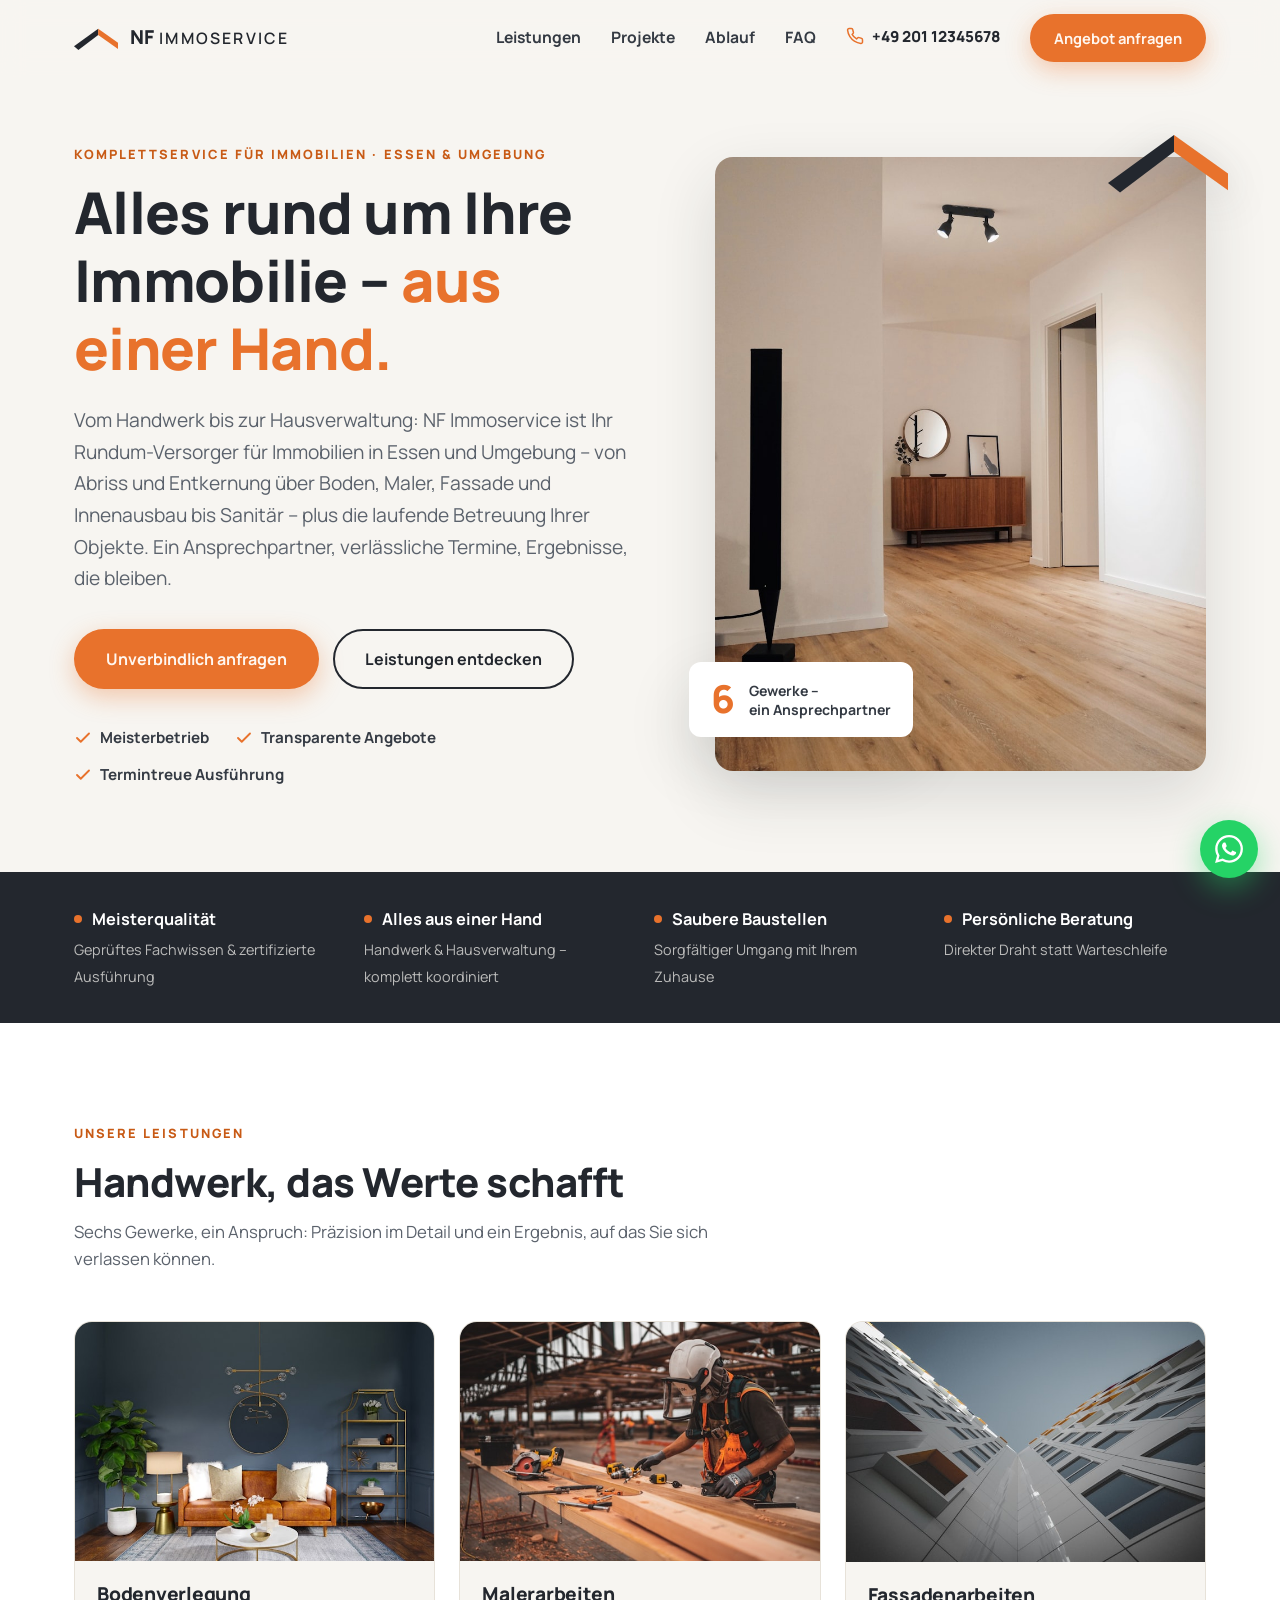
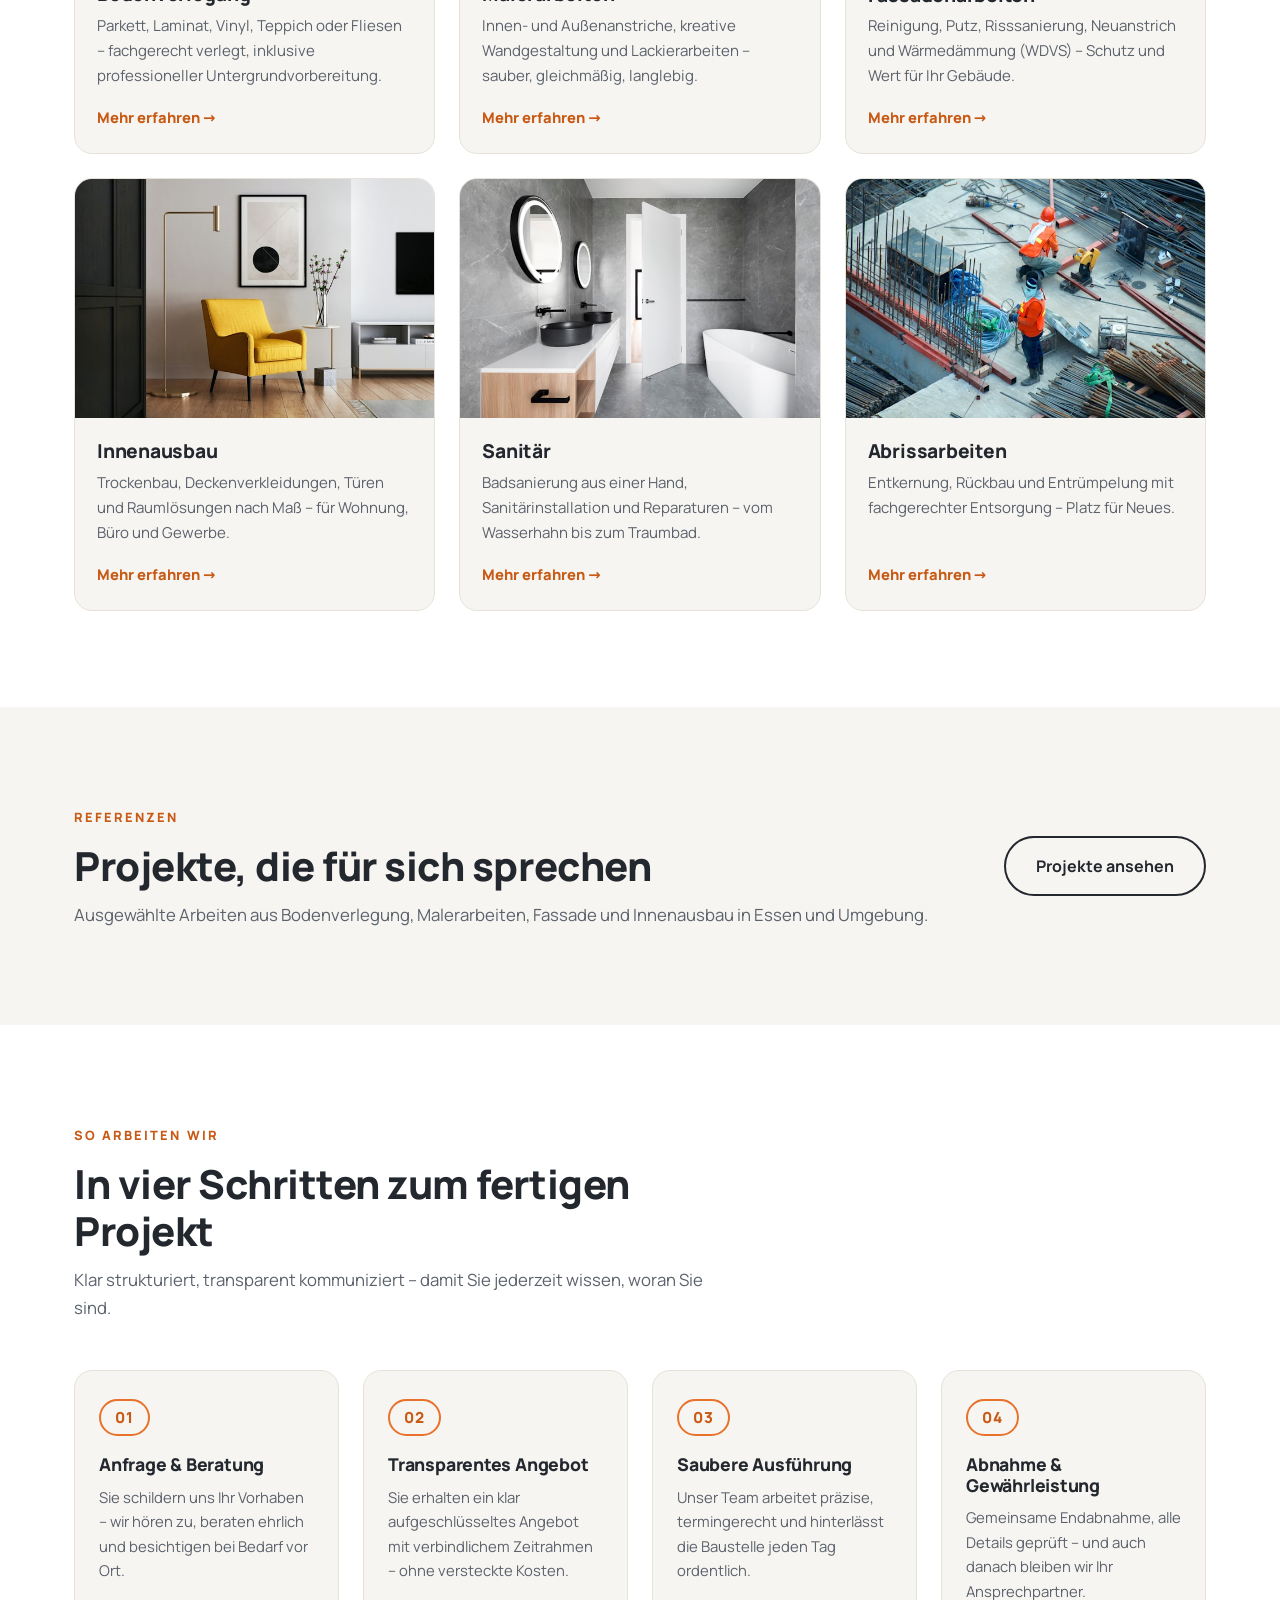
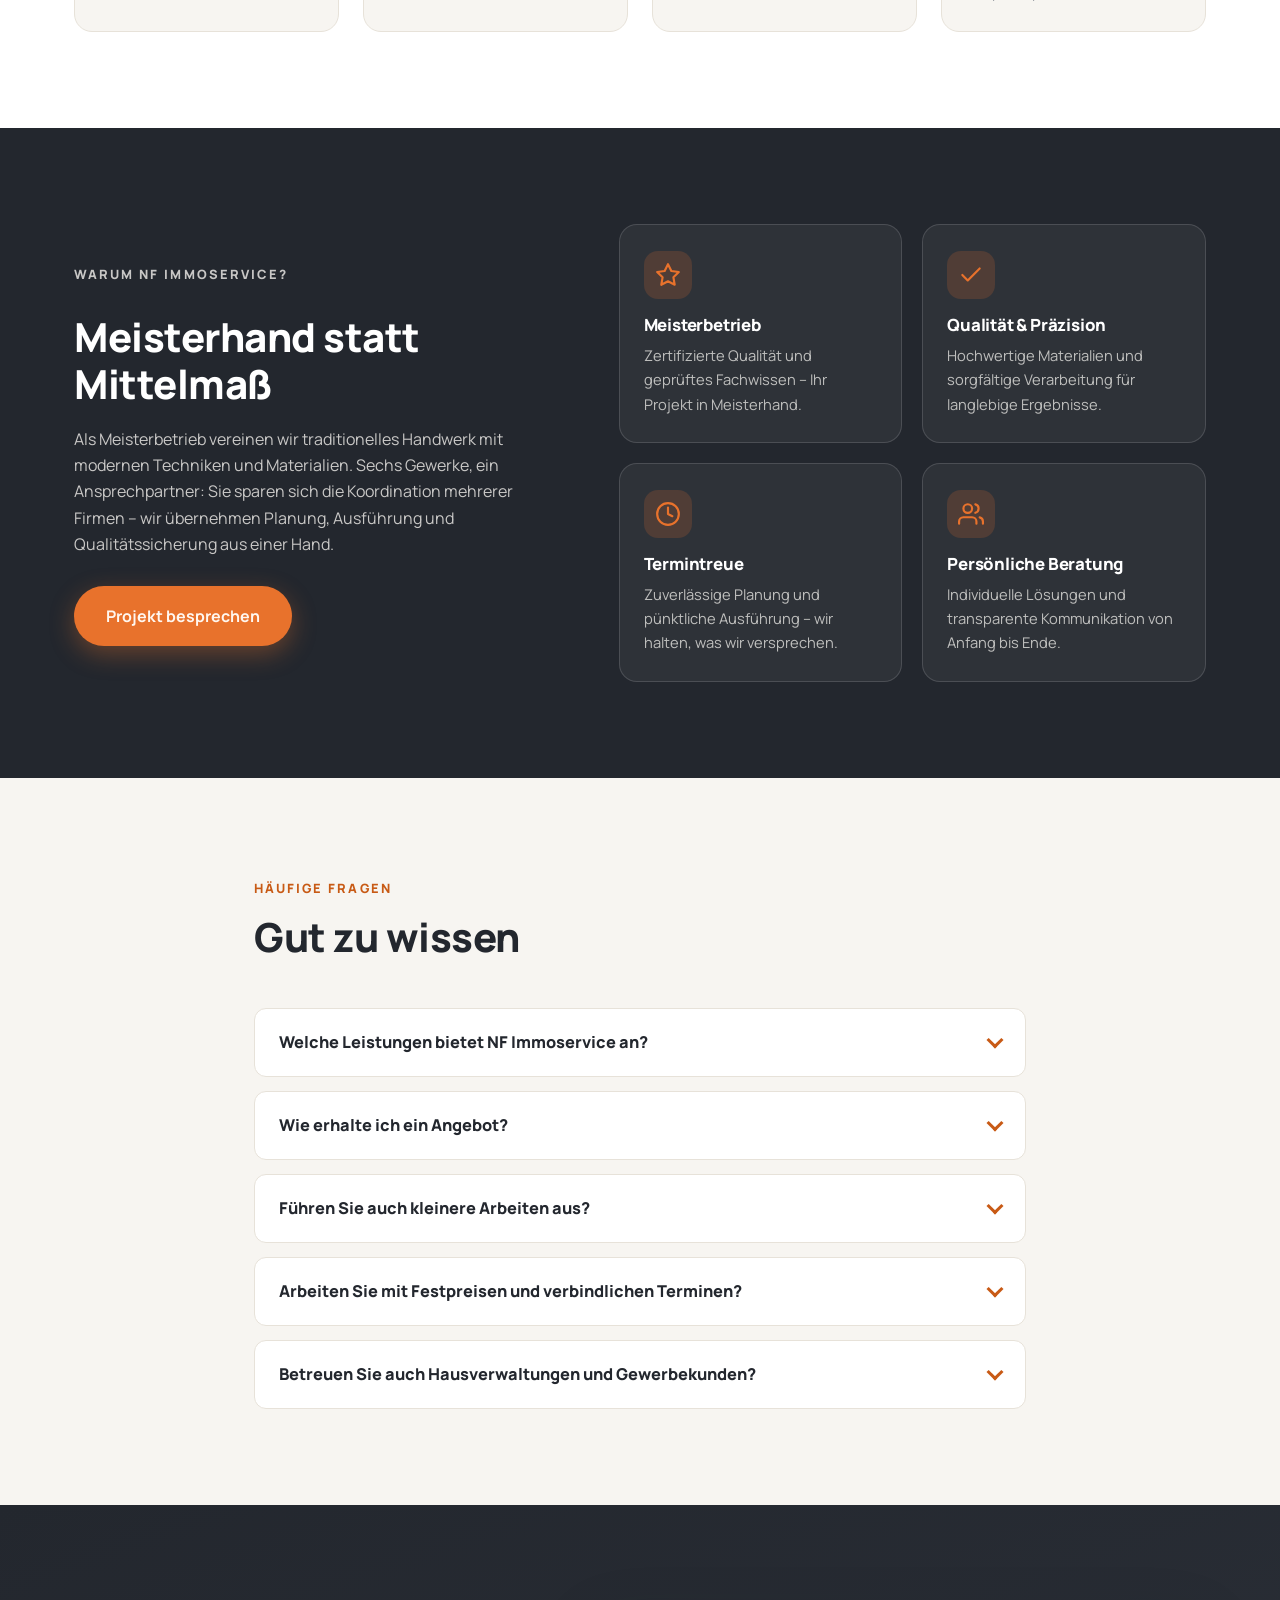
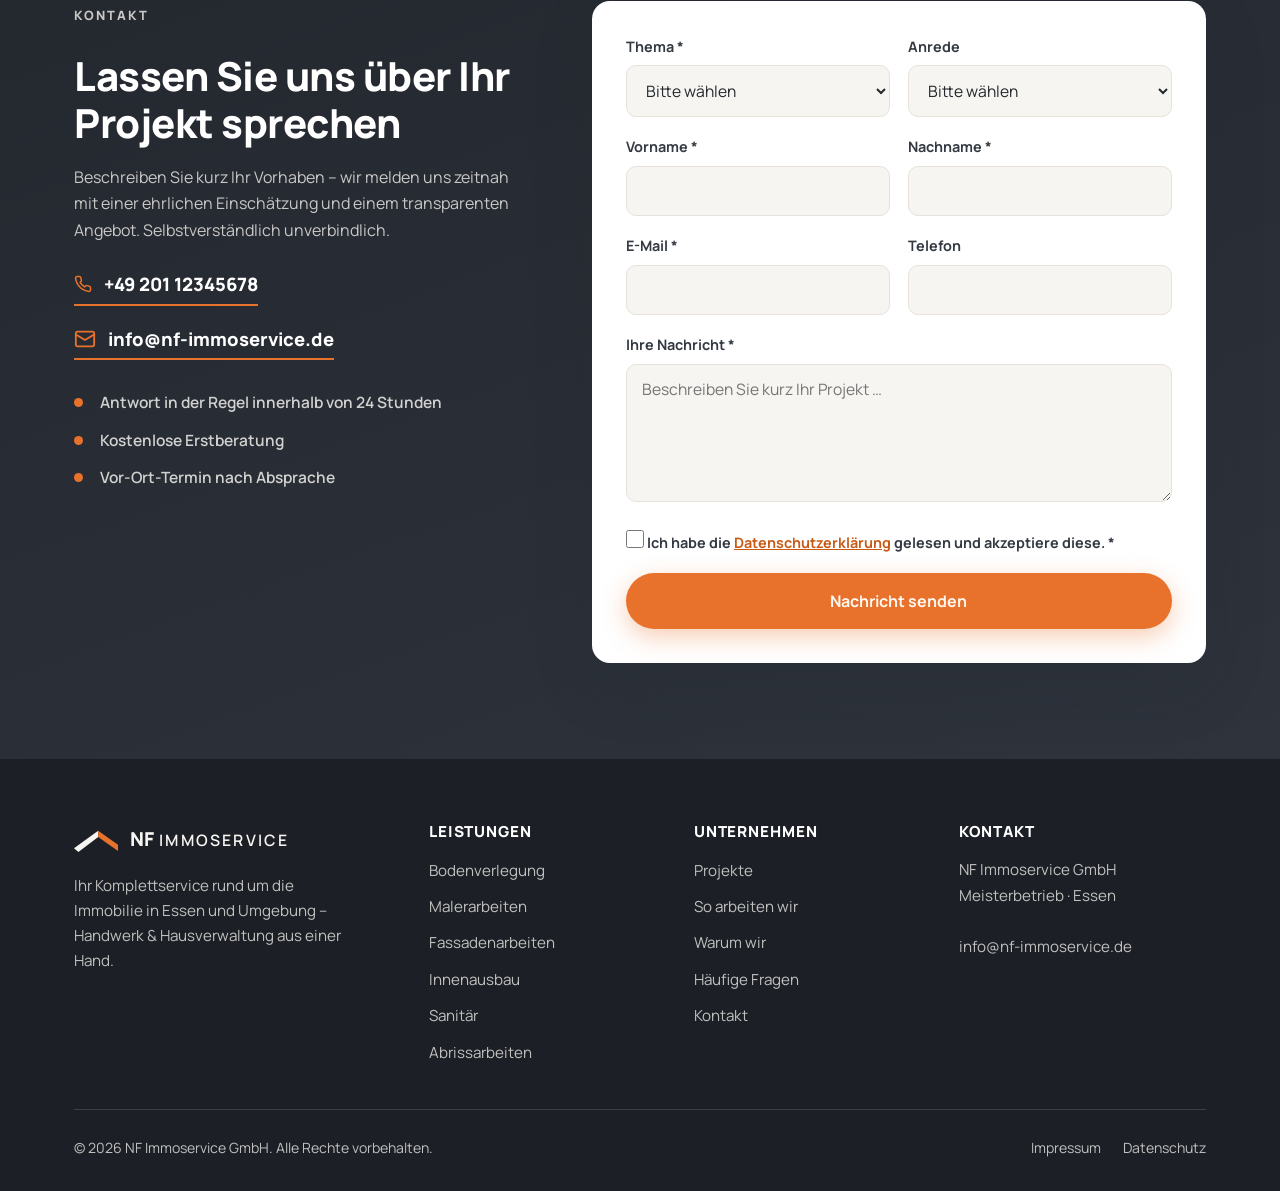
<file: v1/index.html>
<!DOCTYPE html>
<html lang="de">
<head>
    <meta charset="UTF-8">
    <meta name="viewport" content="width=device-width, initial-scale=1.0">

    <!-- Primary SEO -->
    <title>NF Immoservice – Design V1 (Archiv)</title>
    <meta name="description" content="NF Immoservice GmbH – Ihr Komplettservice rund um die Immobilie in Essen: Abriss, Bodenverlegung, Malerarbeiten, Fassade, Innenausbau, Sanitär und Hausverwaltung. Alles aus einer Hand, vom Meisterbetrieb.">
    <meta name="keywords" content="Bodenverlegung Essen, Malerarbeiten Essen, Fassadenarbeiten Essen, Innenausbau Essen, Sanitär Essen, Badsanierung Essen, Hausverwaltung Essen, Objektbetreuung, Meisterbetrieb, Handwerker Essen, Parkett, Vinyl, Laminat, Trockenbau, WDVS, NF Immoservice">
    <meta name="author" content="NF Immoservice GmbH">
    <meta name="robots" content="noindex, nofollow">

    <!-- Open Graph / Social -->
    <meta property="og:type" content="website">
    <meta property="og:locale" content="de_DE">
    <meta property="og:site_name" content="NF Immoservice GmbH">
    <meta property="og:title" content="NF Immoservice GmbH – Meisterbetrieb für Boden, Wand &amp; Fassade in Essen">
    <meta property="og:description" content="Bodenverlegung, Malerarbeiten, Fassade, Innenausbau und Sanitär in Essen und Umgebung – zuverlässig, termintreu und aus einer Hand.">
    <meta property="og:url" content="https://www.nf-immoservice.de/">
    <meta property="og:image" content="https://www.nf-immoservice.de/og-image.png">
    <meta property="og:image:width" content="1200">
    <meta property="og:image:height" content="630">
    <meta name="twitter:card" content="summary_large_image">
    <meta name="twitter:title" content="NF Immoservice GmbH – Meisterbetrieb für Boden, Wand &amp; Fassade in Essen">
    <meta name="twitter:description" content="Bodenverlegung, Malerarbeiten, Fassade, Innenausbau und Sanitär in Essen und Umgebung.">
    <meta name="twitter:image" content="https://www.nf-immoservice.de/og-image.png">

    <!-- Icons & Theme -->
    <link rel="icon" type="image/svg+xml" href="../favicon.svg">
    <link rel="apple-touch-icon" href="../apple-touch-icon.png">
    <meta name="theme-color" content="#23272E">

    <!-- Selbstgehostete Schrift & Styles -->
    <link rel="preload" href="../fonts/manrope-latin.woff2" as="font" type="font/woff2" crossorigin>
    <link rel="stylesheet" href="../styles.css">

    <!-- Structured Data: LocalBusiness -->
    <script type="application/ld+json">
    {
      "@context": "https://schema.org",
      "@type": "HomeAndConstructionBusiness",
      "@id": "https://www.nf-immoservice.de/#business",
      "name": "NF Immoservice GmbH",
      "alternateName": "NF Immoservice",
      "description": "Komplettservice rund um die Immobilie in Essen und Umgebung: Abrissarbeiten, Bodenverlegung, Malerarbeiten, Fassadenarbeiten, Innenausbau, Sanitär und Hausverwaltung.",
      "url": "https://www.nf-immoservice.de/",
      "email": "info@nf-immoservice.de",
      "address": { "@type": "PostalAddress", "addressLocality": "Essen", "addressCountry": "DE" },
      "areaServed": "Essen und Umgebung",
      "logo": "https://www.nf-immoservice.de/logo.svg",
      "image": "https://www.nf-immoservice.de/og-image.png",
      "priceRange": "$$",
      "knowsLanguage": "de",
      "makesOffer": [
        { "@type": "Offer", "itemOffered": { "@type": "Service", "name": "Bodenverlegung", "description": "Fachgerechte Verlegung von Parkett, Laminat, Vinyl, Teppich und Fliesen inklusive Untergrundvorbereitung." } },
        { "@type": "Offer", "itemOffered": { "@type": "Service", "name": "Malerarbeiten", "description": "Innen- und Außenanstriche, kreative Wandgestaltung und Lackierarbeiten mit hochwertigen Materialien." } },
        { "@type": "Offer", "itemOffered": { "@type": "Service", "name": "Fassadenarbeiten", "description": "Fassadenreinigung, Putzarbeiten, Risssanierung, Neuanstrich und Wärmedämmverbundsysteme (WDVS)." } },
        { "@type": "Offer", "itemOffered": { "@type": "Service", "name": "Innenausbau", "description": "Trockenbau, Deckenverkleidung, Türen und individuelle Raumlösungen für Wohnung, Büro und Gewerbe." } },
        { "@type": "Offer", "itemOffered": { "@type": "Service", "name": "Sanitär", "description": "Badsanierung aus einer Hand, Sanitärinstallation sowie Reparatur und Austausch von Armaturen, WCs und Duschen." } },
        { "@type": "Offer", "itemOffered": { "@type": "Service", "name": "Abrissarbeiten", "description": "Entkernung, Rückbau nichttragender Bauteile, Demontage, Entrümpelung und fachgerechte Entsorgung." } },
        { "@type": "Offer", "itemOffered": { "@type": "Service", "name": "Hausverwaltung & Objektbetreuung", "description": "Laufende Betreuung und Instandhaltung von Wohn- und Gewerbeimmobilien – von der Kleinreparatur bis zur Sanierung bei Mieterwechsel." } }
      ]
    }
    </script>

    <!-- Structured Data: FAQ -->
    <script type="application/ld+json">
    {
      "@context": "https://schema.org",
      "@type": "FAQPage",
      "mainEntity": [
        {
          "@type": "Question",
          "name": "Welche Leistungen bietet NF Immoservice an?",
          "acceptedAnswer": { "@type": "Answer", "text": "Wir sind Ihr Meisterbetrieb für Bodenverlegung (Parkett, Laminat, Vinyl, Teppich, Fliesen), Malerarbeiten innen und außen, Fassadenarbeiten inklusive Wärmedämmung, kompletten Innenausbau, Sanitärarbeiten und Badsanierung sowie Abriss- und Entkernungsarbeiten." }
        },
        {
          "@type": "Question",
          "name": "Wie erhalte ich ein Angebot?",
          "acceptedAnswer": { "@type": "Answer", "text": "Senden Sie uns einfach über das Kontaktformular oder per E-Mail an info@nf-immoservice.de eine kurze Beschreibung Ihres Projekts. Wir melden uns zeitnah, besprechen die Details und erstellen Ihnen ein transparentes, unverbindliches Angebot." }
        },
        {
          "@type": "Question",
          "name": "Führen Sie auch kleinere Arbeiten aus?",
          "acceptedAnswer": { "@type": "Answer", "text": "Ja. Ob einzelner Raum, komplette Wohnung oder Gewerbeobjekt – wir übernehmen Projekte jeder Größenordnung mit derselben Sorgfalt und Meisterqualität." }
        },
        {
          "@type": "Question",
          "name": "Arbeiten Sie mit Festpreisen und verbindlichen Terminen?",
          "acceptedAnswer": { "@type": "Answer", "text": "Wir kalkulieren transparent und nennen Ihnen vorab einen verbindlichen Zeitrahmen. Termintreue und eine saubere, planbare Ausführung gehören zu unseren wichtigsten Grundsätzen." }
        },
        {
          "@type": "Question",
          "name": "Betreuen Sie auch Hausverwaltungen und Gewerbekunden?",
          "acceptedAnswer": { "@type": "Answer", "text": "Ja. Neben privaten Auftraggebern unterstützen wir Hausverwaltungen, Eigentümergemeinschaften und Gewerbekunden – von der Wohnungssanierung bei Mieterwechsel bis zur laufenden Instandhaltung." }
        }
      ]
    }
    </script>
</head>
<body>

    <a class="skip-link" href="#main">Zum Inhalt springen</a>

    <!-- Header -->
    <header class="header" id="top">
        <div class="header-inner">
            <a href="#top" class="brand" aria-label="NF Immoservice – zur Startseite">
                <svg class="brand-mark" width="44" height="34" viewBox="0 0 100 62" aria-hidden="true" focusable="false">
                    <polygon points="0,50 55,10 55,24 10,58" fill="var(--ink, #23272E)"/>
                    <polygon points="55,10 100,42 100,56 55,24" fill="#E8722C"/>
                </svg>
                <span class="brand-text">NF <em>Immoservice</em></span>
            </a>
            <nav class="nav-desktop" aria-label="Hauptnavigation">
                <a href="#leistungen">Leistungen</a>
                <a href="../projekte/">Projekte</a>
                <a href="#ablauf">Ablauf</a>
                <a href="#faq">FAQ</a>
                <span data-phone-slot="header" hidden></span>
                <a href="#kontakt" class="btn btn-primary btn-sm">Angebot anfragen</a>
            </nav>
            <button class="menu-btn" id="menuBtn" aria-label="Menü öffnen" aria-expanded="false" aria-controls="mobileMenu">
                <span class="hamburger" aria-hidden="true"><span></span><span></span><span></span></span>
            </button>
        </div>
    </header>

    <!-- Mobile Menu -->
    <div class="mobile-menu" id="mobileMenu">
        <nav class="mobile-nav" aria-label="Mobile Navigation">
            <a href="../leistungen/bodenverlegung/">Bodenverlegung</a>
            <a href="../leistungen/malerarbeiten/">Malerarbeiten</a>
            <a href="../leistungen/fassadenarbeiten/">Fassadenarbeiten</a>
            <a href="../leistungen/innenausbau/">Innenausbau</a>
            <a href="../leistungen/sanitaer/">Sanitär</a>
            <a href="../leistungen/abrissarbeiten/">Abrissarbeiten</a>
            <a href="../projekte/">Projekte</a>
            <a href="#ablauf">Ablauf</a>
            <a href="#faq">FAQ</a>
            <a href="#kontakt" class="mobile-cta">Angebot anfragen</a>
        </nav>
    </div>

    <main id="main">

        <!-- Hero -->
        <section class="hero">
            <div class="container hero-grid">
                <div class="hero-copy">
                    <p class="eyebrow">Komplettservice für Immobilien · Essen &amp; Umgebung</p>
                    <h1>Alles rund um Ihre Immobilie – <span class="accent">aus einer Hand.</span></h1>
                    <p class="lead">Vom Handwerk bis zur Hausverwaltung: NF Immoservice ist Ihr Rundum-Versorger für Immobilien in Essen und Umgebung – von Abriss und Entkernung über Boden, Maler, Fassade und Innenausbau bis Sanitär – plus die laufende Betreuung Ihrer Objekte. Ein Ansprechpartner, verlässliche Termine, Ergebnisse, die bleiben.</p>
                    <div class="hero-actions">
                        <a href="#kontakt" class="btn btn-primary">Unverbindlich anfragen</a>
                        <a href="#leistungen" class="btn btn-ghost">Leistungen entdecken</a>
                    </div>
                    <ul class="hero-trust" aria-label="Unsere Versprechen">
                        <li>
                            <svg width="18" height="18" viewBox="0 0 24 24" fill="none" stroke="currentColor" stroke-width="2.5" stroke-linecap="round" stroke-linejoin="round" aria-hidden="true"><polyline points="20 6 9 17 4 12"/></svg>
                            Meisterbetrieb
                        </li>
                        <li>
                            <svg width="18" height="18" viewBox="0 0 24 24" fill="none" stroke="currentColor" stroke-width="2.5" stroke-linecap="round" stroke-linejoin="round" aria-hidden="true"><polyline points="20 6 9 17 4 12"/></svg>
                            Transparente Angebote
                        </li>
                        <li>
                            <svg width="18" height="18" viewBox="0 0 24 24" fill="none" stroke="currentColor" stroke-width="2.5" stroke-linecap="round" stroke-linejoin="round" aria-hidden="true"><polyline points="20 6 9 17 4 12"/></svg>
                            Termintreue Ausführung
                        </li>
                    </ul>
                </div>
                <div class="hero-visual">
                    <div class="hero-photo">
                        <img src="../images/hero-handwerker.jpg" alt="Frisch renovierter Wohnraum mit neu verlegtem Boden und weißen Wänden" width="900" height="1350" fetchpriority="high">
                    </div>
                    <svg class="hero-roof" viewBox="0 0 100 62" aria-hidden="true" focusable="false">
                        <polygon points="0,50 55,10 55,24 10,58" fill="#23272E"/>
                        <polygon points="55,10 100,42 100,56 55,24" fill="#E8722C"/>
                    </svg>
                    <div class="hero-card">
                        <span class="hero-card-num">6</span>
                        <span class="hero-card-label">Gewerke –<br>ein Ansprechpartner</span>
                    </div>
                </div>
            </div>
        </section>

        <!-- Trust bar -->
        <section class="trustbar" aria-label="Unsere Stärken im Überblick">
            <div class="container trustbar-grid">
                <div class="trust-item">
                    <strong>Meisterqualität</strong>
                    <span>Geprüftes Fachwissen &amp; zertifizierte Ausführung</span>
                </div>
                <div class="trust-item">
                    <strong>Alles aus einer Hand</strong>
                    <span>Handwerk &amp; Hausverwaltung – komplett koordiniert</span>
                </div>
                <div class="trust-item">
                    <strong>Saubere Baustellen</strong>
                    <span>Sorgfältiger Umgang mit Ihrem Zuhause</span>
                </div>
                <div class="trust-item">
                    <strong>Persönliche Beratung</strong>
                    <span>Direkter Draht statt Warteschleife</span>
                </div>
            </div>
        </section>

        <!-- Services -->
        <section class="services" id="leistungen">
            <div class="container">
                <div class="section-head">
                    <p class="eyebrow">Unsere Leistungen</p>
                    <h2>Handwerk, das Werte schafft</h2>
                    <p class="section-sub">Sechs Gewerke, ein Anspruch: Präzision im Detail und ein Ergebnis, auf das Sie sich verlassen können.</p>
                </div>
                <div class="services-grid">
                    <a href="../leistungen/bodenverlegung/" class="service-card">
                        <div class="service-image">
                            <img src="../images/bodenverlegung-parkett.jpg" alt="Frisch verlegter Parkettboden in hellem Wohnraum" width="640" height="640" loading="lazy">
                        </div>
                        <div class="service-body">
                            <h3>Bodenverlegung</h3>
                            <p>Parkett, Laminat, Vinyl, Teppich oder Fliesen – fachgerecht verlegt, inklusive professioneller Untergrundvorbereitung.</p>
                            <span class="link-arrow">Mehr erfahren <span aria-hidden="true">→</span></span>
                        </div>
                    </a>
                    <a href="../leistungen/malerarbeiten/" class="service-card">
                        <div class="service-image">
                            <img src="../images/malerarbeiten-wand.jpg" alt="Maler streicht eine Wand mit der Rolle" width="640" height="427" loading="lazy">
                        </div>
                        <div class="service-body">
                            <h3>Malerarbeiten</h3>
                            <p>Innen- und Außenanstriche, kreative Wandgestaltung und Lackierarbeiten – sauber, gleichmäßig, langlebig.</p>
                            <span class="link-arrow">Mehr erfahren <span aria-hidden="true">→</span></span>
                        </div>
                    </a>
                    <a href="../leistungen/fassadenarbeiten/" class="service-card">
                        <div class="service-image">
                            <img src="../images/fassadenarbeiten-gebaeude.jpg" alt="Moderne Gebäudefassade mit hochwertigen Fassadenplatten" width="640" height="427" loading="lazy">
                        </div>
                        <div class="service-body">
                            <h3>Fassadenarbeiten</h3>
                            <p>Reinigung, Putz, Risssanierung, Neuanstrich und Wärmedämmung (WDVS) – Schutz und Wert für Ihr Gebäude.</p>
                            <span class="link-arrow">Mehr erfahren <span aria-hidden="true">→</span></span>
                        </div>
                    </a>
                    <a href="../leistungen/innenausbau/" class="service-card">
                        <div class="service-image">
                            <img src="../images/innenausbau-raum.jpg" alt="Modern ausgebauter Innenraum mit hochwertigen Oberflächen" width="640" height="565" loading="lazy">
                        </div>
                        <div class="service-body">
                            <h3>Innenausbau</h3>
                            <p>Trockenbau, Deckenverkleidungen, Türen und Raumlösungen nach Maß – für Wohnung, Büro und Gewerbe.</p>
                            <span class="link-arrow">Mehr erfahren <span aria-hidden="true">→</span></span>
                        </div>
                    </a>
                    <a href="../leistungen/sanitaer/" class="service-card">
                        <div class="service-image">
                            <img src="../images/sanitaer-bad.jpg" alt="Modern saniertes Badezimmer in Grautönen" width="640" height="427" loading="lazy">
                        </div>
                        <div class="service-body">
                            <h3>Sanitär</h3>
                            <p>Badsanierung aus einer Hand, Sanitärinstallation und Reparaturen – vom Wasserhahn bis zum Traumbad.</p>
                            <span class="link-arrow">Mehr erfahren <span aria-hidden="true">→</span></span>
                        </div>
                    </a>
                    <a href="../leistungen/abrissarbeiten/" class="service-card">
                        <div class="service-image">
                            <img src="../images/abriss-baustelle.jpg" alt="Bauarbeiter bei Rückbauarbeiten auf einer Baustelle" width="640" height="424" loading="lazy">
                        </div>
                        <div class="service-body">
                            <h3>Abrissarbeiten</h3>
                            <p>Entkernung, Rückbau und Entrümpelung mit fachgerechter Entsorgung – Platz für Neues.</p>
                            <span class="link-arrow">Mehr erfahren <span aria-hidden="true">→</span></span>
                        </div>
                    </a>
                </div>
            </div>
        </section>

        <!-- Projekte-Teaser -->
        <section class="projects-teaser" id="projekte">
            <div class="container">
                <div class="projects-teaser-inner">
                    <div>
                        <p class="eyebrow">Referenzen</p>
                        <h2>Projekte, die für sich sprechen</h2>
                        <p class="section-sub">Ausgewählte Arbeiten aus Bodenverlegung, Malerarbeiten, Fassade und Innenausbau in Essen und Umgebung.</p>
                    </div>
                    <a href="../projekte/" class="btn btn-ghost">Projekte ansehen</a>
                </div>
            </div>
        </section>

        <!-- Process -->
        <section class="process" id="ablauf">
            <div class="container">
                <div class="section-head">
                    <p class="eyebrow">So arbeiten wir</p>
                    <h2>In vier Schritten zum fertigen Projekt</h2>
                    <p class="section-sub">Klar strukturiert, transparent kommuniziert – damit Sie jederzeit wissen, woran Sie sind.</p>
                </div>
                <ol class="process-grid">
                    <li class="process-step">
                        <span class="step-num">01</span>
                        <h3>Anfrage &amp; Beratung</h3>
                        <p>Sie schildern uns Ihr Vorhaben – wir hören zu, beraten ehrlich und besichtigen bei Bedarf vor Ort.</p>
                    </li>
                    <li class="process-step">
                        <span class="step-num">02</span>
                        <h3>Transparentes Angebot</h3>
                        <p>Sie erhalten ein klar aufgeschlüsseltes Angebot mit verbindlichem Zeitrahmen – ohne versteckte Kosten.</p>
                    </li>
                    <li class="process-step">
                        <span class="step-num">03</span>
                        <h3>Saubere Ausführung</h3>
                        <p>Unser Team arbeitet präzise, termingerecht und hinterlässt die Baustelle jeden Tag ordentlich.</p>
                    </li>
                    <li class="process-step">
                        <span class="step-num">04</span>
                        <h3>Abnahme &amp; Gewährleistung</h3>
                        <p>Gemeinsame Endabnahme, alle Details geprüft – und auch danach bleiben wir Ihr Ansprechpartner.</p>
                    </li>
                </ol>
            </div>
        </section>

        <!-- Why us -->
        <section class="why" id="warum-wir">
            <div class="container why-grid-outer">
                <div class="why-copy">
                    <p class="eyebrow eyebrow-light">Warum NF Immoservice?</p>
                    <h2>Meisterhand statt Mittelmaß</h2>
                    <p>Als Meisterbetrieb vereinen wir traditionelles Handwerk mit modernen Techniken und Materialien. Sechs Gewerke, ein Ansprechpartner: Sie sparen sich die Koordination mehrerer Firmen – wir übernehmen Planung, Ausführung und Qualitätssicherung aus einer Hand.</p>
                    <a href="#kontakt" class="btn btn-primary">Projekt besprechen</a>
                </div>
                <div class="why-cards">
                    <div class="why-card">
                        <div class="why-icon" aria-hidden="true">
                            <svg width="26" height="26" viewBox="0 0 24 24" fill="none" stroke="currentColor" stroke-width="2" stroke-linecap="round" stroke-linejoin="round"><path d="M12 2L15.09 8.26L22 9.27L17 14.14L18.18 21.02L12 17.77L5.82 21.02L7 14.14L2 9.27L8.91 8.26L12 2Z"/></svg>
                        </div>
                        <h3>Meisterbetrieb</h3>
                        <p>Zertifizierte Qualität und geprüftes Fachwissen – Ihr Projekt in Meisterhand.</p>
                    </div>
                    <div class="why-card">
                        <div class="why-icon" aria-hidden="true">
                            <svg width="26" height="26" viewBox="0 0 24 24" fill="none" stroke="currentColor" stroke-width="2" stroke-linecap="round" stroke-linejoin="round"><polyline points="20 6 9 17 4 12"/></svg>
                        </div>
                        <h3>Qualität &amp; Präzision</h3>
                        <p>Hochwertige Materialien und sorgfältige Verarbeitung für langlebige Ergebnisse.</p>
                    </div>
                    <div class="why-card">
                        <div class="why-icon" aria-hidden="true">
                            <svg width="26" height="26" viewBox="0 0 24 24" fill="none" stroke="currentColor" stroke-width="2" stroke-linecap="round" stroke-linejoin="round"><circle cx="12" cy="12" r="10"/><polyline points="12 6 12 12 16 14"/></svg>
                        </div>
                        <h3>Termintreue</h3>
                        <p>Zuverlässige Planung und pünktliche Ausführung – wir halten, was wir versprechen.</p>
                    </div>
                    <div class="why-card">
                        <div class="why-icon" aria-hidden="true">
                            <svg width="26" height="26" viewBox="0 0 24 24" fill="none" stroke="currentColor" stroke-width="2" stroke-linecap="round" stroke-linejoin="round"><path d="M17 21v-2a4 4 0 00-4-4H5a4 4 0 00-4 4v2"/><circle cx="9" cy="7" r="4"/><path d="M23 21v-2a4 4 0 00-3-3.87"/><path d="M16 3.13a4 4 0 010 7.75"/></svg>
                        </div>
                        <h3>Persönliche Beratung</h3>
                        <p>Individuelle Lösungen und transparente Kommunikation von Anfang bis Ende.</p>
                    </div>
                </div>
            </div>
        </section>

        <!-- FAQ -->
        <section class="faq" id="faq">
            <div class="container faq-inner">
                <div class="section-head">
                    <p class="eyebrow">Häufige Fragen</p>
                    <h2>Gut zu wissen</h2>
                </div>
                <div class="faq-list">
                    <details class="faq-item">
                        <summary>Welche Leistungen bietet NF Immoservice an?<span class="faq-chevron" aria-hidden="true"></span></summary>
                        <div class="faq-answer"><p>Wir sind Ihr Meisterbetrieb für Bodenverlegung (Parkett, Laminat, Vinyl, Teppich, Fliesen), Malerarbeiten innen und außen, Fassadenarbeiten inklusive Wärmedämmung, kompletten Innenausbau, Sanitärarbeiten und Badsanierung sowie Abriss- und Entkernungsarbeiten.</p></div>
                    </details>
                    <details class="faq-item">
                        <summary>Wie erhalte ich ein Angebot?<span class="faq-chevron" aria-hidden="true"></span></summary>
                        <div class="faq-answer"><p>Senden Sie uns einfach über das Kontaktformular oder per E-Mail an <a href="mailto:info@nf-immoservice.de">info@nf-immoservice.de</a> eine kurze Beschreibung Ihres Projekts. Wir melden uns zeitnah, besprechen die Details und erstellen Ihnen ein transparentes, unverbindliches Angebot.</p></div>
                    </details>
                    <details class="faq-item">
                        <summary>Führen Sie auch kleinere Arbeiten aus?<span class="faq-chevron" aria-hidden="true"></span></summary>
                        <div class="faq-answer"><p>Ja. Ob einzelner Raum, komplette Wohnung oder Gewerbeobjekt – wir übernehmen Projekte jeder Größenordnung mit derselben Sorgfalt und Meisterqualität.</p></div>
                    </details>
                    <details class="faq-item">
                        <summary>Arbeiten Sie mit Festpreisen und verbindlichen Terminen?<span class="faq-chevron" aria-hidden="true"></span></summary>
                        <div class="faq-answer"><p>Wir kalkulieren transparent und nennen Ihnen vorab einen verbindlichen Zeitrahmen. Termintreue und eine saubere, planbare Ausführung gehören zu unseren wichtigsten Grundsätzen.</p></div>
                    </details>
                    <details class="faq-item">
                        <summary>Betreuen Sie auch Hausverwaltungen und Gewerbekunden?<span class="faq-chevron" aria-hidden="true"></span></summary>
                        <div class="faq-answer"><p>Ja. Neben privaten Auftraggebern unterstützen wir Hausverwaltungen, Eigentümergemeinschaften und Gewerbekunden – von der Wohnungssanierung bei Mieterwechsel bis zur laufenden Instandhaltung.</p></div>
                    </details>
                </div>
            </div>
        </section>

        <!-- Contact -->
        <section class="contact" id="kontakt">
            <div class="container contact-grid">
                <div class="contact-copy">
                    <p class="eyebrow eyebrow-light">Kontakt</p>
                    <h2>Lassen Sie uns über Ihr Projekt sprechen</h2>
                    <p>Beschreiben Sie kurz Ihr Vorhaben – wir melden uns zeitnah mit einer ehrlichen Einschätzung und einem transparenten Angebot. Selbstverständlich unverbindlich.</p>
                    <span data-phone-slot="contact" hidden style="display:block"></span>
                <a class="contact-mail" href="mailto:info@nf-immoservice.de">
                        <svg width="22" height="22" viewBox="0 0 24 24" fill="none" stroke="currentColor" stroke-width="2" stroke-linecap="round" stroke-linejoin="round" aria-hidden="true"><rect x="2" y="4" width="20" height="16" rx="2"/><path d="m22 7-10 6L2 7"/></svg>
                        info@nf-immoservice.de
                    </a>
                    <ul class="contact-points">
                        <li>Antwort in der Regel innerhalb von 24&nbsp;Stunden</li>
                        <li>Kostenlose Erstberatung</li>
                        <li>Vor-Ort-Termin nach Absprache</li>
                    </ul>
                </div>
                <form class="contact-form" id="contactForm" novalidate>
                    <div class="form-row">
                        <div class="form-group">
                            <label for="topic">Thema *</label>
                            <select id="topic" name="topic" required>
                                <option value="">Bitte wählen</option>
                                <option>Bodenverlegung</option>
                                <option>Malerarbeiten</option>
                                <option>Fassadenarbeiten</option>
                                <option>Innenausbau</option>
                                <option>Sanitär</option>
                                <option>Abrissarbeiten</option>
                                <option>Sonstiges</option>
                            </select>
                        </div>
                        <div class="form-group">
                            <label for="anrede">Anrede</label>
                            <select id="anrede" name="anrede">
                                <option value="">Bitte wählen</option>
                                <option>Herr</option>
                                <option>Frau</option>
                                <option>Divers</option>
                            </select>
                        </div>
                    </div>
                    <div class="form-row">
                        <div class="form-group">
                            <label for="vorname">Vorname *</label>
                            <input type="text" id="vorname" name="vorname" autocomplete="given-name" required>
                        </div>
                        <div class="form-group">
                            <label for="nachname">Nachname *</label>
                            <input type="text" id="nachname" name="nachname" autocomplete="family-name" required>
                        </div>
                    </div>
                    <div class="form-row">
                        <div class="form-group">
                            <label for="email">E-Mail *</label>
                            <input type="email" id="email" name="email" autocomplete="email" required>
                        </div>
                        <div class="form-group">
                            <label for="telefon">Telefon</label>
                            <input type="tel" id="telefon" name="telefon" autocomplete="tel">
                        </div>
                    </div>
                    <div class="form-group">
                        <label for="nachricht">Ihre Nachricht *</label>
                        <textarea id="nachricht" name="nachricht" rows="5" required placeholder="Beschreiben Sie kurz Ihr Projekt …"></textarea>
                    </div>
                    <div class="form-group checkbox-group">
                        <label class="checkbox-label">
                            <input type="checkbox" id="datenschutz" required>
                            <span>Ich habe die <a href="../datenschutz.html">Datenschutzerklärung</a> gelesen und akzeptiere diese. *</span>
                        </label>
                    </div>
                    <button type="submit" class="btn btn-primary btn-block">Nachricht senden</button>
                    <p class="form-note" id="formNote" hidden>Ihr E-Mail-Programm wurde geöffnet – bitte senden Sie die vorbereitete Nachricht ab. Alternativ erreichen Sie uns direkt unter <a href="mailto:info@nf-immoservice.de">info@nf-immoservice.de</a>.</p>
                </form>
            </div>
        </section>
    </main>

    <!-- Footer -->
    <footer class="footer">
        <div class="container">
            <div class="footer-grid">
                <div class="footer-col footer-brand">
                    <a href="#top" class="brand brand-light" aria-label="NF Immoservice – nach oben">
                        <svg class="brand-mark" width="44" height="34" viewBox="0 0 100 62" aria-hidden="true" focusable="false">
                            <polygon points="0,50 55,10 55,24 10,58" fill="#F7F5F1"/>
                            <polygon points="55,10 100,42 100,56 55,24" fill="#E8722C"/>
                        </svg>
                        <span class="brand-text">NF <em>Immoservice</em></span>
                    </a>
                    <p class="footer-tagline">Ihr Komplettservice rund um die Immobilie in Essen und Umgebung – Handwerk &amp; Hausverwaltung aus einer Hand.</p>
                </div>
                <div class="footer-col">
                    <h4>Leistungen</h4>
                    <ul>
                        <li><a href="../leistungen/bodenverlegung/">Bodenverlegung</a></li>
                        <li><a href="../leistungen/malerarbeiten/">Malerarbeiten</a></li>
                        <li><a href="../leistungen/fassadenarbeiten/">Fassadenarbeiten</a></li>
                        <li><a href="../leistungen/innenausbau/">Innenausbau</a></li>
                        <li><a href="../leistungen/sanitaer/">Sanitär</a></li>
                        <li><a href="../leistungen/abrissarbeiten/">Abrissarbeiten</a></li>
                    </ul>
                </div>
                <div class="footer-col">
                    <h4>Unternehmen</h4>
                    <ul>
                        <li><a href="../projekte/">Projekte</a></li>
                        <li><a href="#ablauf">So arbeiten wir</a></li>
                        <li><a href="#warum-wir">Warum wir</a></li>
                        <li><a href="#faq">Häufige Fragen</a></li>
                        <li><a href="#kontakt">Kontakt</a></li>
                    </ul>
                </div>
                <div class="footer-col">
                    <h4>Kontakt</h4>
                    <address>
                        NF Immoservice GmbH<br>
                        Meisterbetrieb · Essen<br><br>
                        <a href="mailto:info@nf-immoservice.de">info@nf-immoservice.de</a>
                    </address>
                </div>
            </div>
            <div class="footer-bottom">
                <p>&copy; <span id="year">2026</span> NF Immoservice GmbH. Alle Rechte vorbehalten.</p>
                <div class="footer-legal">
                    <a href="../impressum.html">Impressum</a>
                    <a href="../datenschutz.html">Datenschutz</a>
                </div>
            </div>
        </div>
    </footer>

    <script src="../site.js" defer></script>
</body>
</html>
</file>
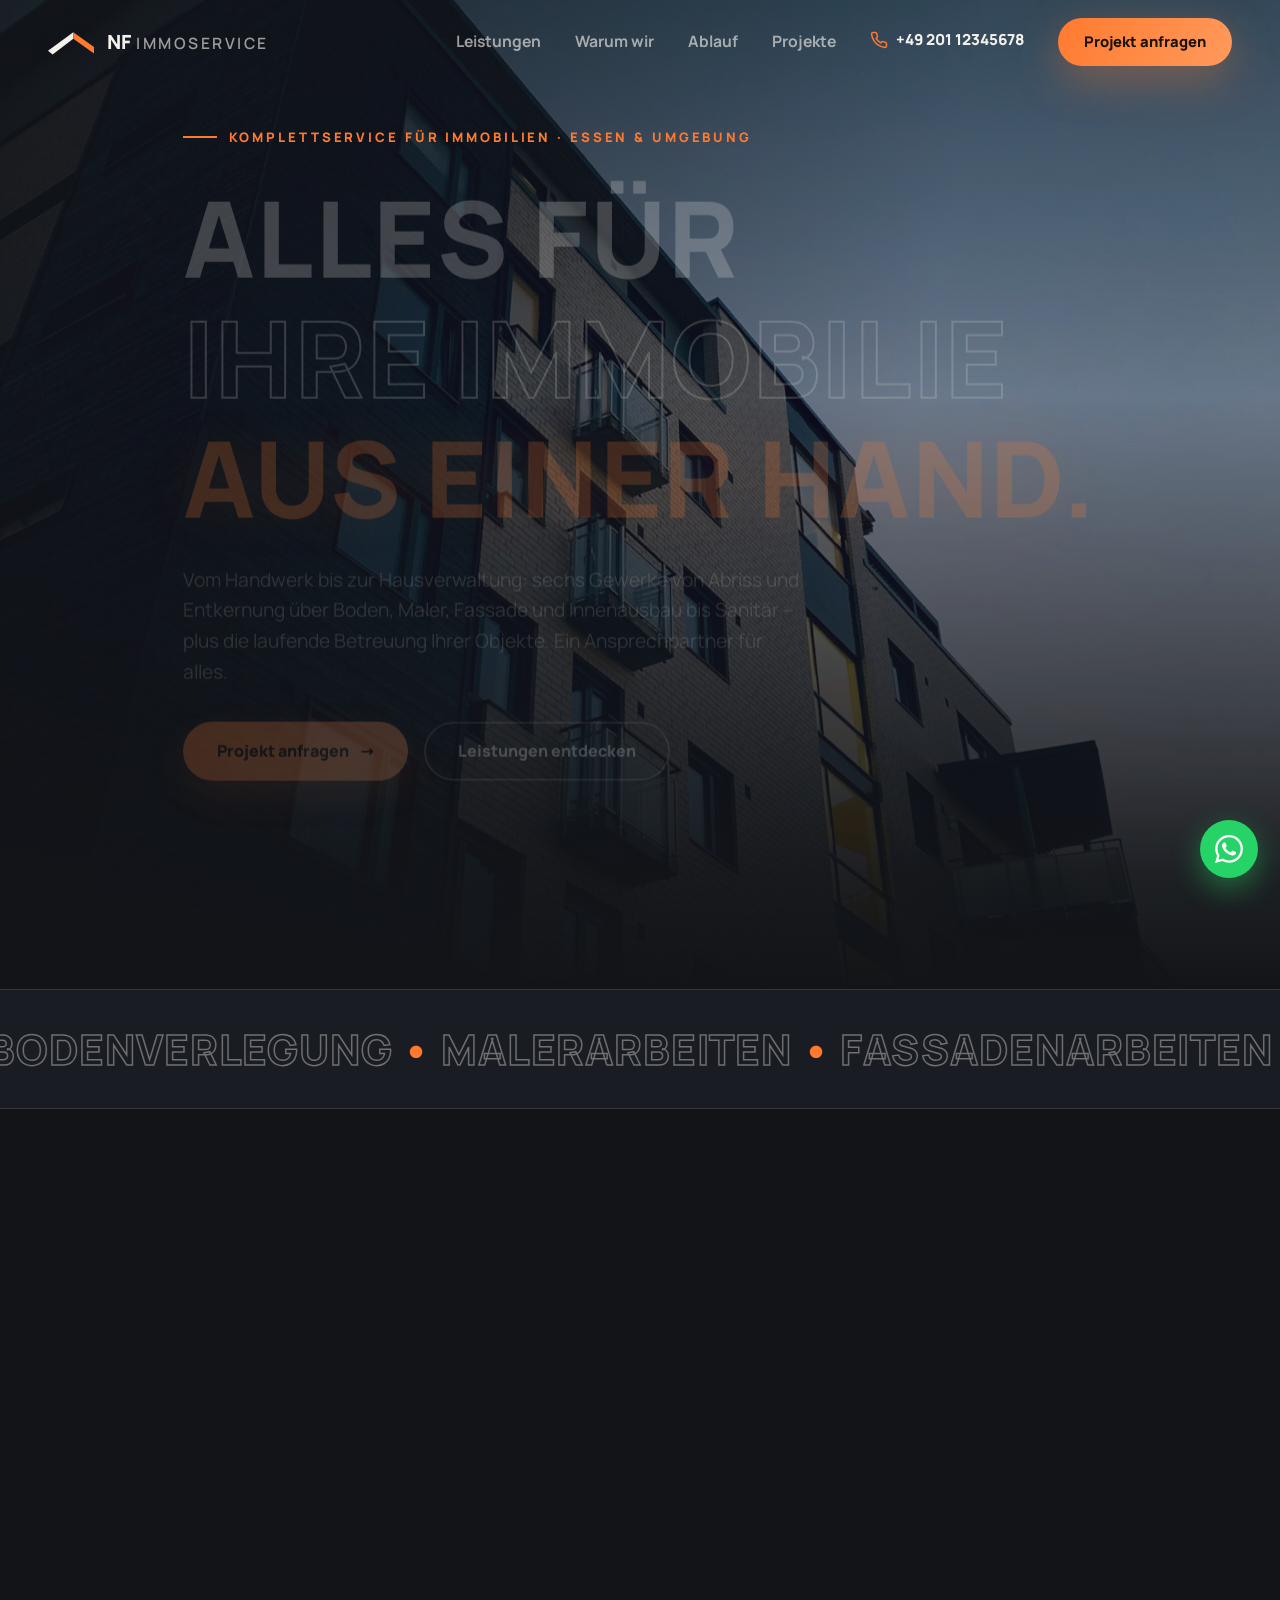
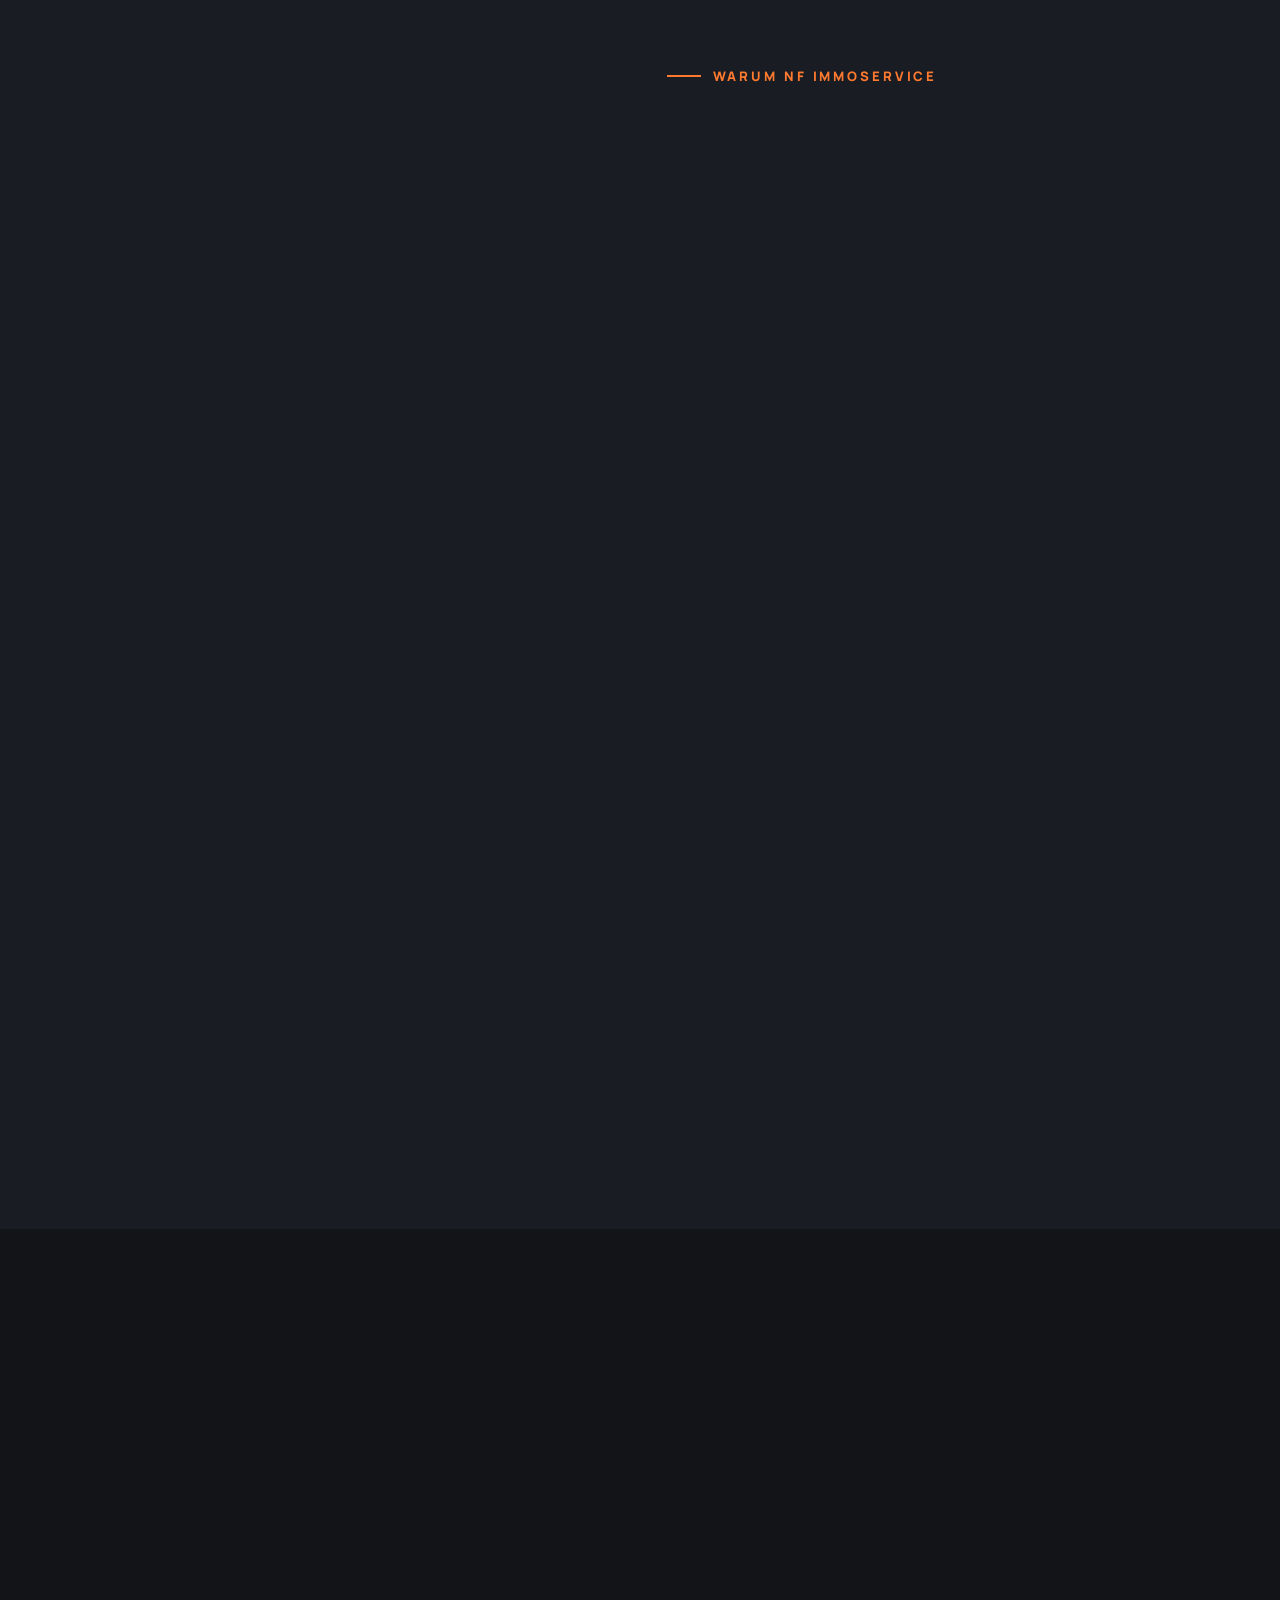
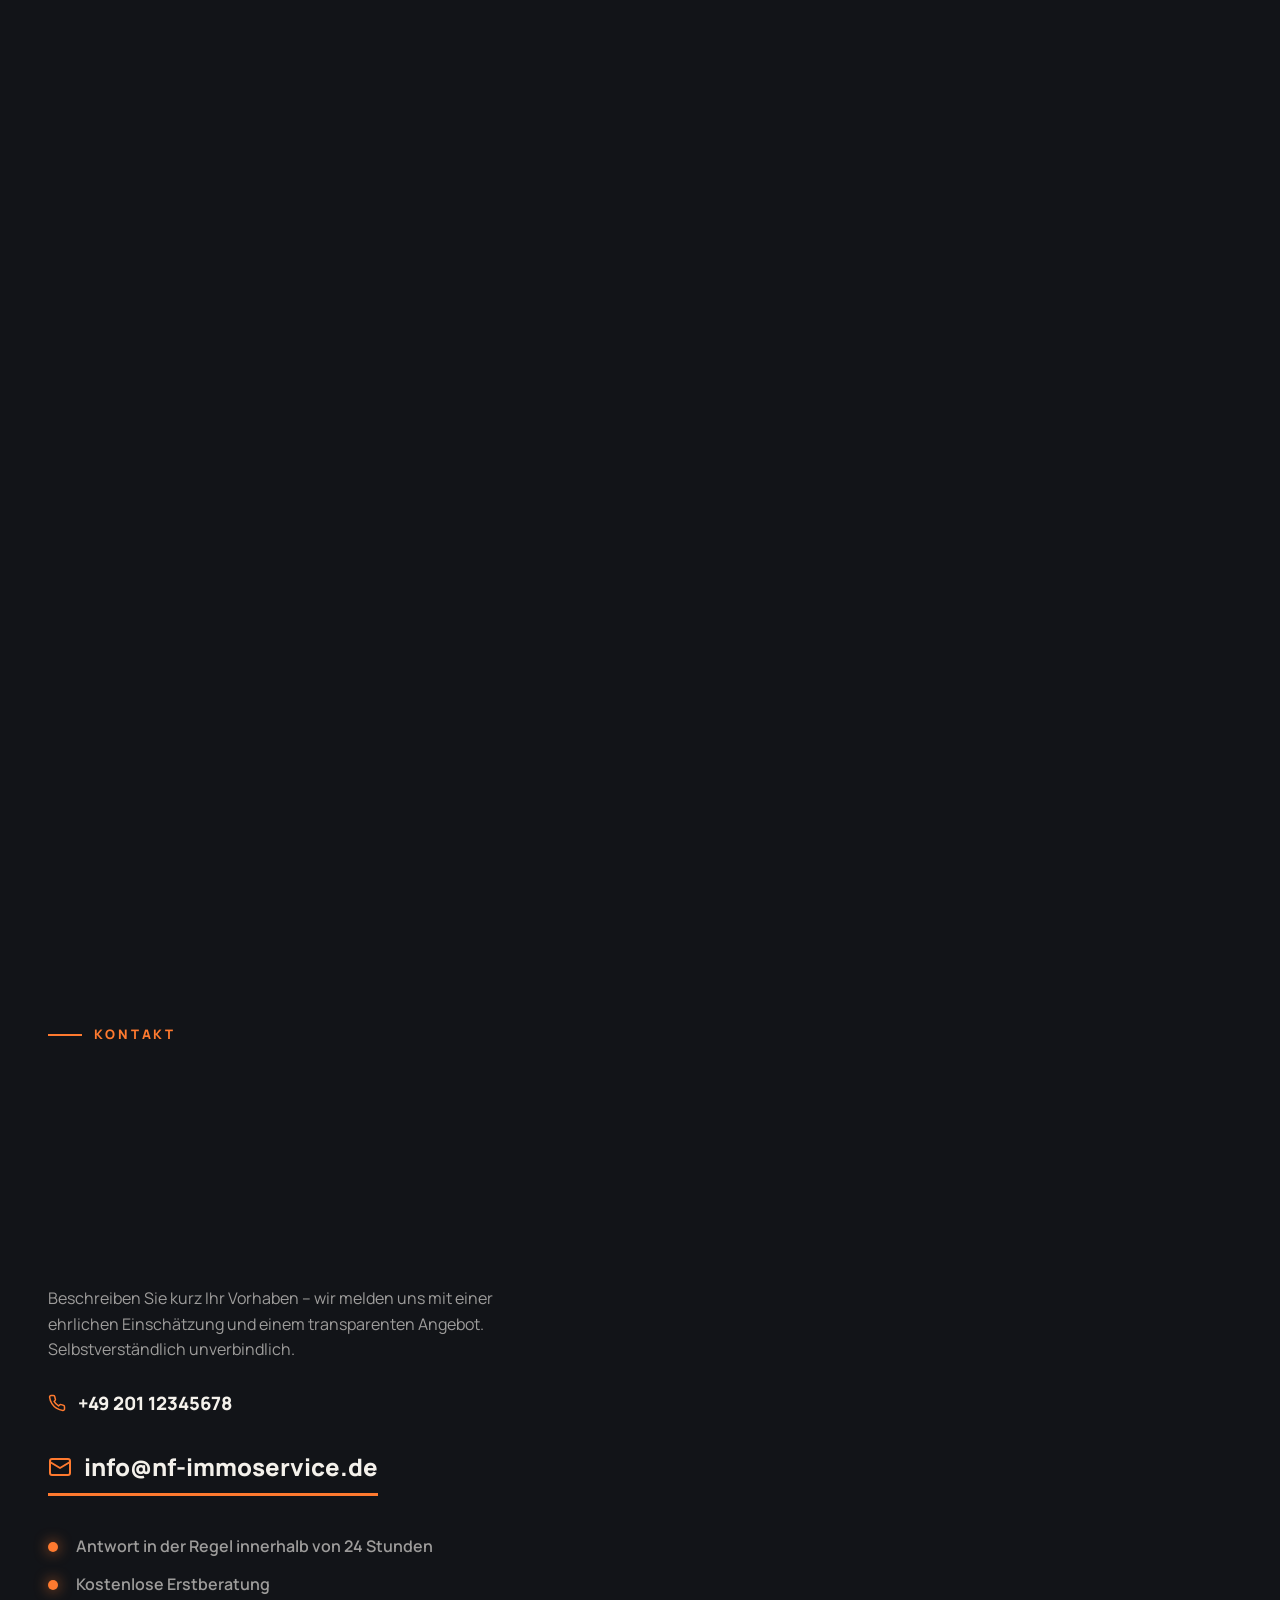
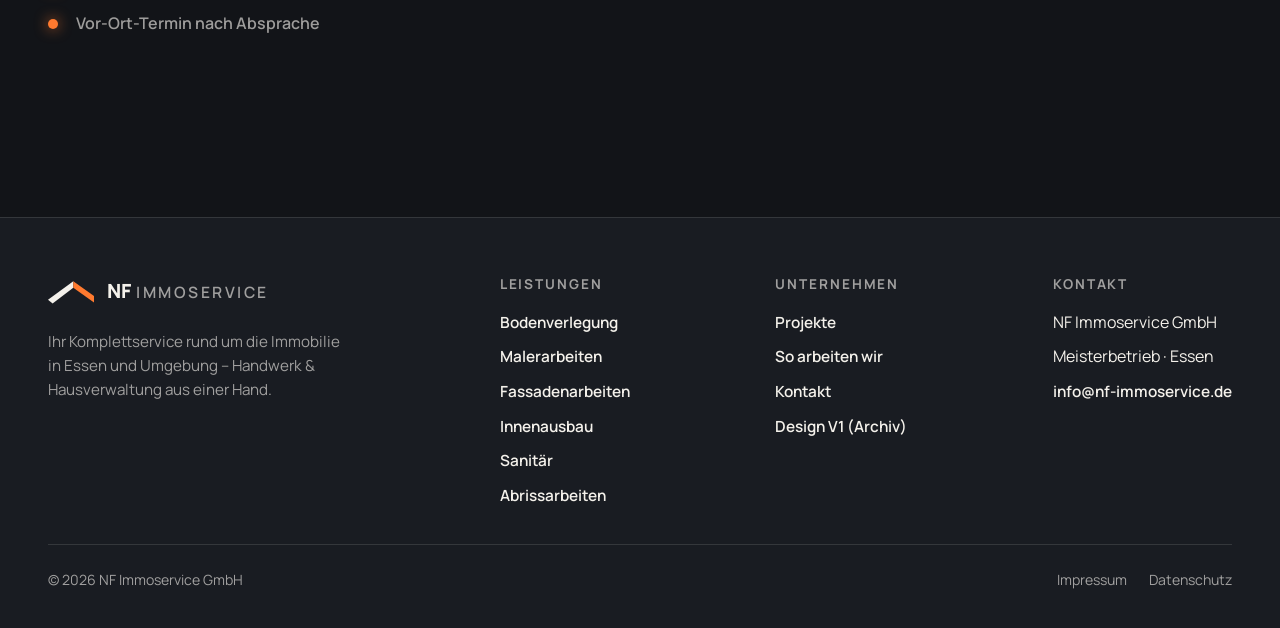
<file: v2/index.html>
<!DOCTYPE html>
<html lang="de">
<head>
<meta charset="UTF-8">
<meta name="robots" content="noindex">
<meta http-equiv="refresh" content="0; url=../">
<title>NF Immoservice</title>
<link rel="canonical" href="https://www.nf-immoservice.de/">
</head>
<body><p>Diese Seite ist umgezogen: <a href="../">zur Startseite</a></p></body>
</html>
</file>
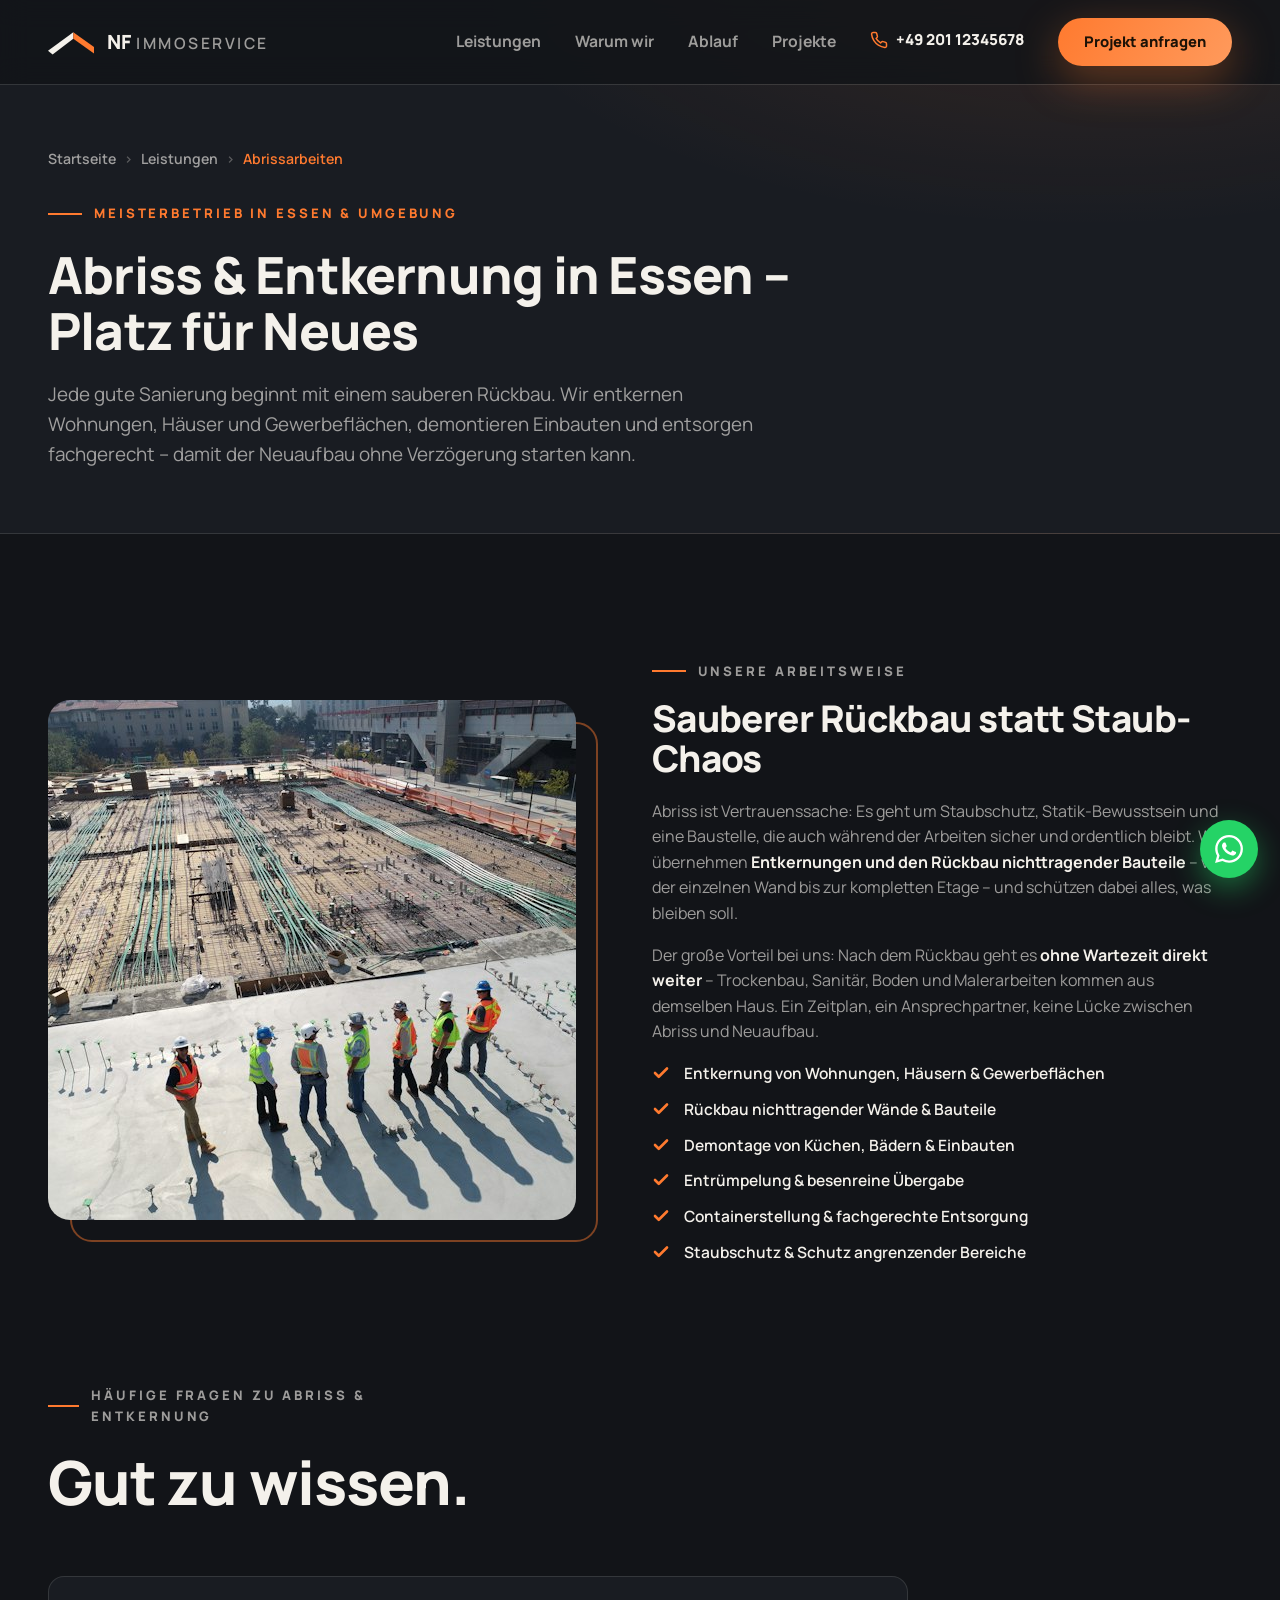
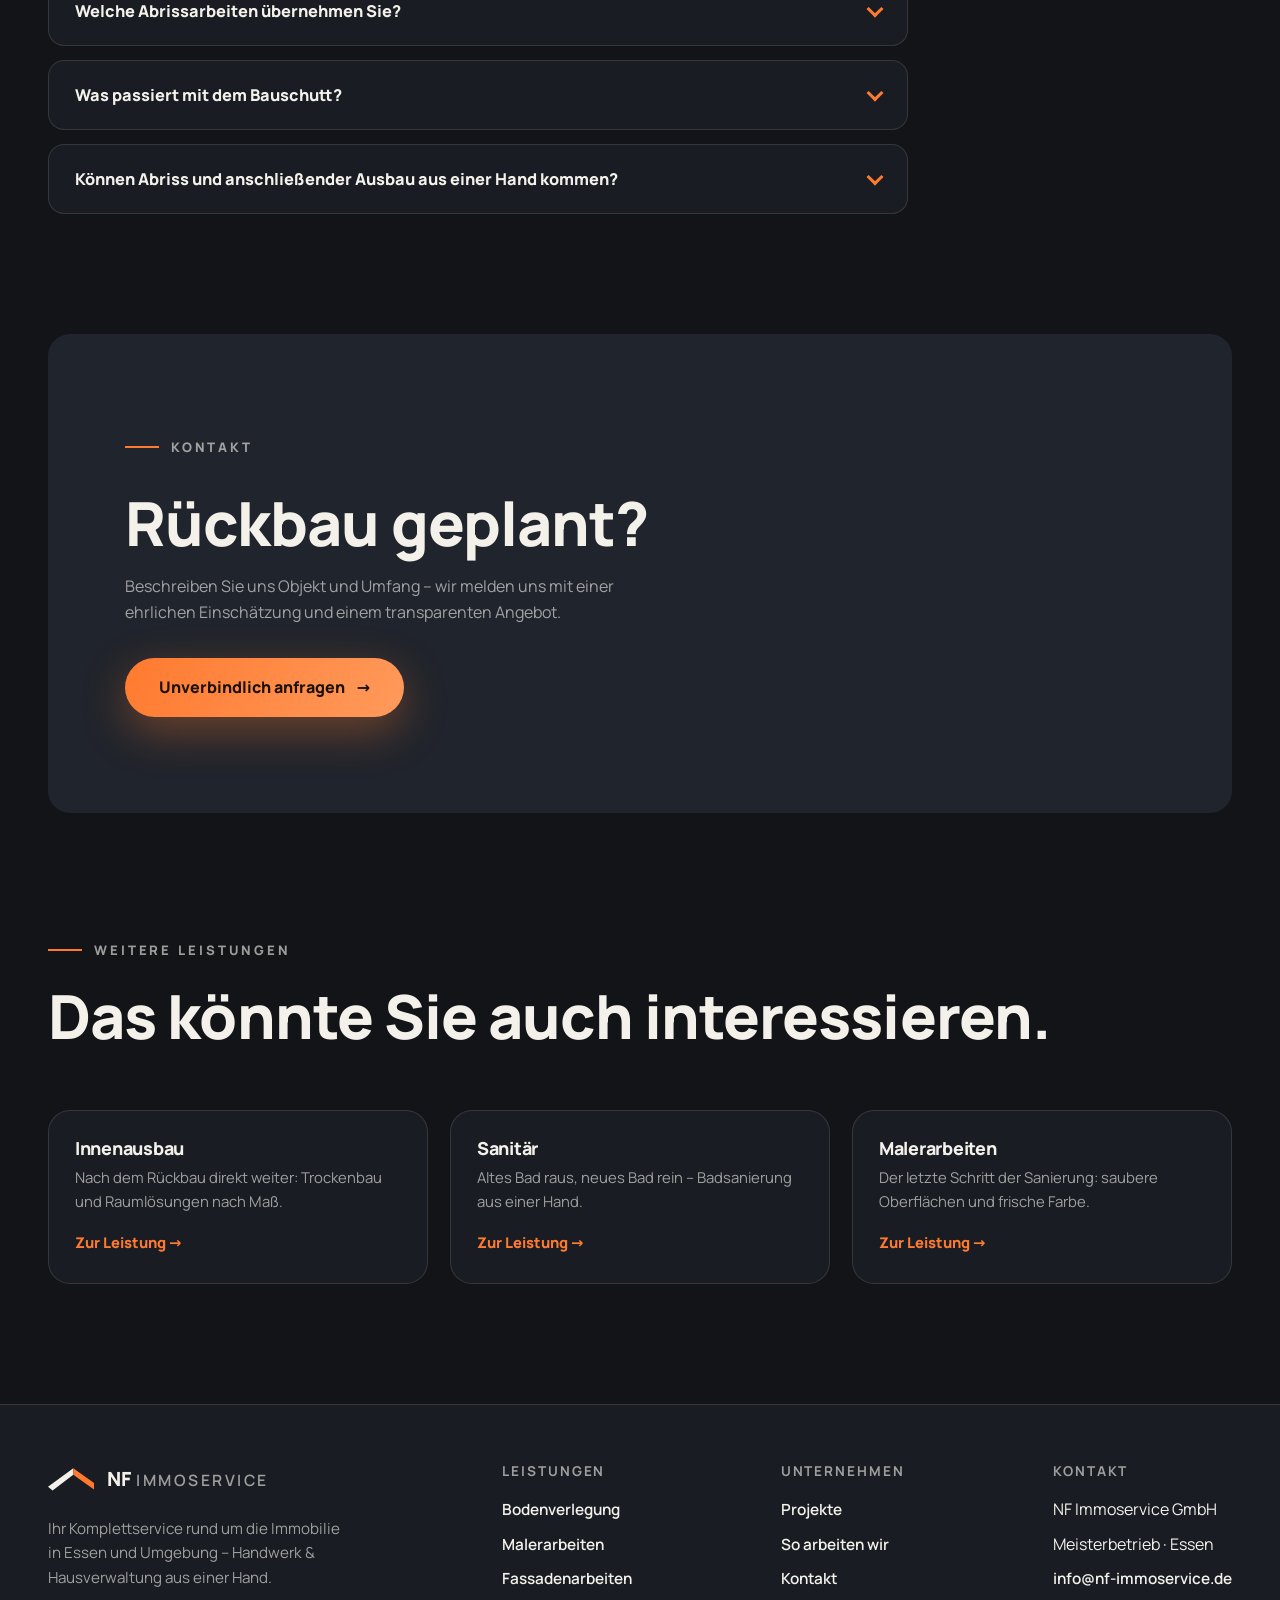
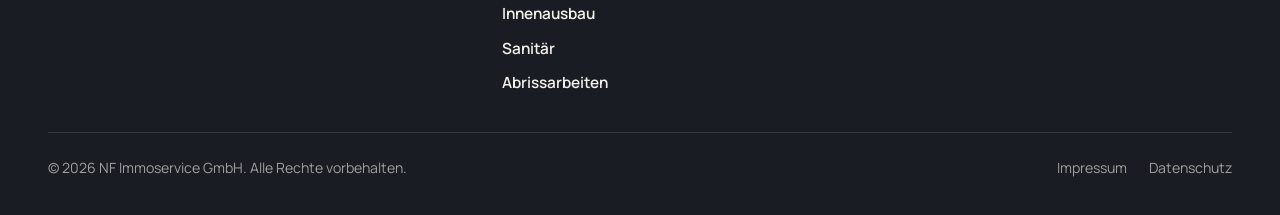
<file: leistungen/abrissarbeiten/index.html>
<!DOCTYPE html>
<html lang="de">
<head>
    <meta charset="UTF-8">
    <meta name="viewport" content="width=device-width, initial-scale=1.0">

    <title>Abrissarbeiten Essen – Entkernung, Rückbau &amp; Entrümpelung | NF Immoservice</title>
    <meta name="description" content="Abrissarbeiten in Essen und Umgebung: Entkernung, Rückbau, Demontage, Entrümpelung und fachgerechte Entsorgung – die saubere Vorbereitung für Ihre Sanierung. Jetzt Angebot anfragen.">
    <meta name="robots" content="index, follow, max-image-preview:large">
    <link rel="canonical" href="https://www.nf-immoservice.de/leistungen/abrissarbeiten/">

    <meta property="og:type" content="website">
    <meta property="og:locale" content="de_DE">
    <meta property="og:site_name" content="NF Immoservice GmbH">
    <meta property="og:title" content="Abrissarbeiten Essen – Entkernung, Rückbau &amp; Entrümpelung">
    <meta property="og:description" content="Entkernung, Rückbau und Entrümpelung mit fachgerechter Entsorgung – die saubere Vorbereitung für Ihre Sanierung in Essen und Umgebung.">
    <meta property="og:url" content="https://www.nf-immoservice.de/leistungen/abrissarbeiten/">
    <meta property="og:image" content="https://www.nf-immoservice.de/og-image.png">

    <link rel="icon" type="image/svg+xml" href="../../favicon.svg">
    <link rel="apple-touch-icon" href="../../apple-touch-icon.png">
    <meta name="theme-color" content="#121418">
    <link rel="preload" href="../../fonts/manrope-latin.woff2" as="font" type="font/woff2" crossorigin>
    <link rel="stylesheet" href="../../v2.css">

    <script type="application/ld+json">
    {
      "@context": "https://schema.org",
      "@type": "Service",
      "name": "Abrissarbeiten",
      "serviceType": "Abrissarbeiten – Entkernung, Rückbau, Demontage, Entrümpelung",
      "description": "Entkernung, Rückbau nichttragender Bauteile, Demontage, Entrümpelung und fachgerechte Entsorgung als Vorbereitung für Sanierung und Umbau.",
      "areaServed": "Essen und Umgebung",
      "provider": {
        "@type": "HomeAndConstructionBusiness",
        "@id": "https://www.nf-immoservice.de/#business",
        "name": "NF Immoservice GmbH",
        "email": "info@nf-immoservice.de",
        "url": "https://www.nf-immoservice.de/"
      }
    }
    </script>
    <script type="application/ld+json">
    {
      "@context": "https://schema.org",
      "@type": "BreadcrumbList",
      "itemListElement": [
        { "@type": "ListItem", "position": 1, "name": "Startseite", "item": "https://www.nf-immoservice.de/" },
        { "@type": "ListItem", "position": 2, "name": "Leistungen", "item": "https://www.nf-immoservice.de/#leistungen" },
        { "@type": "ListItem", "position": 3, "name": "Abrissarbeiten", "item": "https://www.nf-immoservice.de/leistungen/abrissarbeiten/" }
      ]
    }
    </script>
    <script type="application/ld+json">
    {
      "@context": "https://schema.org",
      "@type": "FAQPage",
      "mainEntity": [
        {
          "@type": "Question",
          "name": "Welche Abrissarbeiten übernehmen Sie?",
          "acceptedAnswer": { "@type": "Answer", "text": "Wir übernehmen Entkernungen, den Rückbau nichttragender Wände und Bauteile, die Demontage von Einbauten, Küchen und Bädern sowie Entrümpelungen – inklusive fachgerechter Trennung und Entsorgung des Bauschutts. Großabbrüche kompletter Gebäude gehören nicht zu unserem Spektrum." }
        },
        {
          "@type": "Question",
          "name": "Was passiert mit dem Bauschutt?",
          "acceptedAnswer": { "@type": "Answer", "text": "Wir trennen die Materialien direkt auf der Baustelle, stellen bei Bedarf Container und entsorgen alles fachgerecht über zugelassene Entsorgungswege – inklusive Nachweis, wenn Sie ihn benötigen." }
        },
        {
          "@type": "Question",
          "name": "Können Abriss und anschließender Ausbau aus einer Hand kommen?",
          "acceptedAnswer": { "@type": "Answer", "text": "Genau das ist unsere Stärke: Nach der Entkernung übernehmen dieselben Ansprechpartner Trockenbau, Sanitär, Boden und Malerarbeiten. So gibt es keine Wartezeiten zwischen Rückbau und Neuaufbau – ein Zeitplan, ein Ansprechpartner." }
        }
      ]
    }
    </script>
</head>
<body>

    <a class="skip-link" href="#main">Zum Inhalt springen</a>

    <header class="header scrolled">
        <div class="header-inner">
            <a href="../../index.html" class="brand" aria-label="NF Immoservice – zur Startseite">
                <svg width="46" height="34" viewBox="0 0 100 62" aria-hidden="true" focusable="false">
                    <polygon points="0,50 55,10 55,24 10,58" fill="#F4F1EB"/>
                    <polygon points="55,10 100,42 100,56 55,24" fill="#FF7A2F"/>
                </svg>
                <span class="brand-text">NF <em>Immoservice</em></span>
            </a>
            <nav class="nav-desktop" aria-label="Hauptnavigation">
                <a href="../../index.html#leistungen">Leistungen</a>
                <a href="../../index.html#warum">Warum wir</a>
                <a href="../../index.html#ablauf">Ablauf</a>
                <a href="../../projekte/">Projekte</a>
                <span data-phone-slot="header" hidden></span>
                <a href="../../index.html#kontakt" class="btn btn-solid">Projekt anfragen</a>
            </nav>
            <button class="menu-btn" id="menuBtn" aria-label="Menü öffnen" aria-expanded="false" aria-controls="mobileMenu">
                <span class="hamburger" aria-hidden="true"><span></span><span></span><span></span></span>
            </button>
        </div>
    </header>

    <div class="mobile-menu" id="mobileMenu">
        <nav class="mobile-nav" aria-label="Mobile Navigation">
            <a href="../../index.html">Startseite</a>
            <a href="../bodenverlegung/">Bodenverlegung</a>
            <a href="../malerarbeiten/">Malerarbeiten</a>
            <a href="../fassadenarbeiten/">Fassadenarbeiten</a>
            <a href="../innenausbau/">Innenausbau</a>
            <a href="../sanitaer/">Sanitär</a>
            <a href="./" aria-current="page">Abrissarbeiten</a>
            <a href="../../projekte/">Projekte</a>
            <a href="../../index.html#kontakt" class="mobile-cta">Projekt anfragen</a>
        </nav>
    </div>

    <main id="main">

        <section class="page-hero">
            <div class="wrap">
                <ol class="breadcrumb">
                    <li><a href="../../index.html">Startseite</a></li>
                    <li><a href="../../index.html#leistungen">Leistungen</a></li>
                    <li aria-current="page">Abrissarbeiten</li>
                </ol>
                <p class="kicker">Meisterbetrieb in Essen &amp; Umgebung</p>
                <h1>Abriss &amp; Entkernung in Essen – Platz für Neues</h1>
                <p class="lead">Jede gute Sanierung beginnt mit einem sauberen Rückbau. Wir entkernen Wohnungen, Häuser und Gewerbeflächen, demontieren Einbauten und entsorgen fachgerecht – damit der Neuaufbau ohne Verzögerung starten kann.</p>
            </div>
        </section>

        <section class="section">
            <div class="wrap detail-grid">
                <div class="detail-media" data-reveal>
                    <img src="../../images/abriss-detail.jpg" alt="Baustellenteam bei Rückbauarbeiten auf einer Etage" width="780" height="520" loading="lazy">
                </div>
                <div class="detail-copy" data-reveal>
                    <p class="kicker">Unsere Arbeitsweise</p>
                    <h2>Sauberer Rückbau statt Staub-Chaos</h2>
                        <p>Abriss ist Vertrauenssache: Es geht um Staubschutz, Statik-Bewusstsein und eine Baustelle, die auch während der Arbeiten sicher und ordentlich bleibt. Wir übernehmen <strong>Entkernungen und den Rückbau nichttragender Bauteile</strong> – von der einzelnen Wand bis zur kompletten Etage – und schützen dabei alles, was bleiben soll.</p>
                        <p>Der große Vorteil bei uns: Nach dem Rückbau geht es <strong>ohne Wartezeit direkt weiter</strong> – Trockenbau, Sanitär, Boden und Malerarbeiten kommen aus demselben Haus. Ein Zeitplan, ein Ansprechpartner, keine Lücke zwischen Abriss und Neuaufbau.</p>
                    <ul class="check-list">
                            <li>Entkernung von Wohnungen, Häusern &amp; Gewerbeflächen</li>
                            <li>Rückbau nichttragender Wände &amp; Bauteile</li>
                            <li>Demontage von Küchen, Bädern &amp; Einbauten</li>
                            <li>Entrümpelung &amp; besenreine Übergabe</li>
                            <li>Containerstellung &amp; fachgerechte Entsorgung</li>
                            <li>Staubschutz &amp; Schutz angrenzender Bereiche</li>
                    </ul>
                </div>
            </div>
        </section>

        <section class="section" style="padding-top: 0;">
            <div class="wrap">
                <div class="section-head" data-reveal>
                    <div>
                        <p class="kicker">Häufige Fragen zu Abriss &amp; Entkernung</p>
                        <h2 class="h2">Gut zu wissen.</h2>
                    </div>
                </div>
                <div class="faq-list" style="max-width: 860px;">
                    <details class="faq-item" data-reveal>
                        <summary>Welche Abrissarbeiten übernehmen Sie?<span class="faq-chevron" aria-hidden="true"></span></summary>
                        <div class="faq-answer"><p>Wir übernehmen Entkernungen, den Rückbau nichttragender Wände und Bauteile, die Demontage von Einbauten, Küchen und Bädern sowie Entrümpelungen – inklusive fachgerechter Trennung und Entsorgung des Bauschutts. Großabbrüche kompletter Gebäude gehören nicht zu unserem Spektrum.</p></div>
                    </details>
                    <details class="faq-item" data-reveal>
                        <summary>Was passiert mit dem Bauschutt?<span class="faq-chevron" aria-hidden="true"></span></summary>
                        <div class="faq-answer"><p>Wir trennen die Materialien direkt auf der Baustelle, stellen bei Bedarf Container und entsorgen alles fachgerecht über zugelassene Entsorgungswege – inklusive Nachweis, wenn Sie ihn benötigen.</p></div>
                    </details>
                    <details class="faq-item" data-reveal>
                        <summary>Können Abriss und anschließender Ausbau aus einer Hand kommen?<span class="faq-chevron" aria-hidden="true"></span></summary>
                        <div class="faq-answer"><p>Genau das ist unsere Stärke: Nach der Entkernung übernehmen dieselben Ansprechpartner Trockenbau, Sanitär, Boden und Malerarbeiten. So gibt es keine Wartezeiten zwischen Rückbau und Neuaufbau – ein Zeitplan, ein Ansprechpartner.</p></div>
                    </details>
                </div>
            </div>
        </section>

        <section class="section" style="padding-top: 0;">
            <div class="wrap">
                <div class="strip" data-reveal>
                    <p class="kicker">Kontakt</p>
                    <h2 class="h2">Rückbau geplant?</h2>
                    <p>Beschreiben Sie uns Objekt und Umfang – wir melden uns mit einer ehrlichen Einschätzung und einem transparenten Angebot.</p>
                    <a href="../../index.html#kontakt" class="btn btn-solid">Unverbindlich anfragen <span class="arr" aria-hidden="true">→</span></a>
                </div>
            </div>
        </section>

        <section class="section" style="padding-top: 0;">
            <div class="wrap">
                <div class="section-head" data-reveal>
                    <div>
                        <p class="kicker">Weitere Leistungen</p>
                        <h2 class="h2">Das könnte Sie auch interessieren.</h2>
                    </div>
                </div>
                <div class="related-grid">
                    <a href="../innenausbau/" class="related-card" data-reveal>
                        <h3>Innenausbau</h3>
                        <p>Nach dem Rückbau direkt weiter: Trockenbau und Raumlösungen nach Maß.</p>
                        <span class="link-arrow">Zur Leistung <span aria-hidden="true">→</span></span>
                    </a>
                    <a href="../sanitaer/" class="related-card" data-reveal>
                        <h3>Sanitär</h3>
                        <p>Altes Bad raus, neues Bad rein – Badsanierung aus einer Hand.</p>
                        <span class="link-arrow">Zur Leistung <span aria-hidden="true">→</span></span>
                    </a>
                    <a href="../malerarbeiten/" class="related-card" data-reveal>
                        <h3>Malerarbeiten</h3>
                        <p>Der letzte Schritt der Sanierung: saubere Oberflächen und frische Farbe.</p>
                        <span class="link-arrow">Zur Leistung <span aria-hidden="true">→</span></span>
                    </a>
                </div>
            </div>
        </section>
    </main>

    <footer class="footer">
        <div class="wrap">
            <div class="footer-grid">
                <div>
                    <a href="../../index.html" class="brand" aria-label="NF Immoservice – zur Startseite">
                        <svg width="46" height="34" viewBox="0 0 100 62" aria-hidden="true" focusable="false">
                            <polygon points="0,50 55,10 55,24 10,58" fill="#F4F1EB"/>
                            <polygon points="55,10 100,42 100,56 55,24" fill="#FF7A2F"/>
                        </svg>
                        <span class="brand-text">NF <em>Immoservice</em></span>
                    </a>
                    <p class="footer-tagline">Ihr Komplettservice rund um die Immobilie in Essen und Umgebung – Handwerk &amp; Hausverwaltung aus einer Hand.</p>
                </div>
                <div class="footer-col">
                    <h4>Leistungen</h4>
                    <ul>
                        <li><a href="../bodenverlegung/">Bodenverlegung</a></li>
                        <li><a href="../malerarbeiten/">Malerarbeiten</a></li>
                        <li><a href="../fassadenarbeiten/">Fassadenarbeiten</a></li>
                        <li><a href="../innenausbau/">Innenausbau</a></li>
                        <li><a href="../sanitaer/">Sanitär</a></li>
                        <li><a href="./">Abrissarbeiten</a></li>
                    </ul>
                </div>
                <div class="footer-col">
                    <h4>Unternehmen</h4>
                    <ul>
                        <li><a href="../../projekte/">Projekte</a></li>
                        <li><a href="../../index.html#ablauf">So arbeiten wir</a></li>
                        <li><a href="../../index.html#kontakt">Kontakt</a></li>
                    </ul>
                </div>
                <div class="footer-col">
                    <h4>Kontakt</h4>
                    <ul>
                        <li>NF Immoservice GmbH</li>
                        <li>Meisterbetrieb · Essen</li>
                        <li><a href="mailto:info@nf-immoservice.de">info@nf-immoservice.de</a></li>
                    </ul>
                </div>
            </div>
            <div class="footer-bottom">
                <p>&copy; <span id="year">2026</span> NF Immoservice GmbH. Alle Rechte vorbehalten.</p>
                <div class="footer-legal">
                    <a href="../../impressum.html">Impressum</a>
                    <a href="../../datenschutz.html">Datenschutz</a>
                </div>
            </div>
        </div>
    </footer>

    <script src="../../site.js" defer></script>
</body>
</html>
</file>
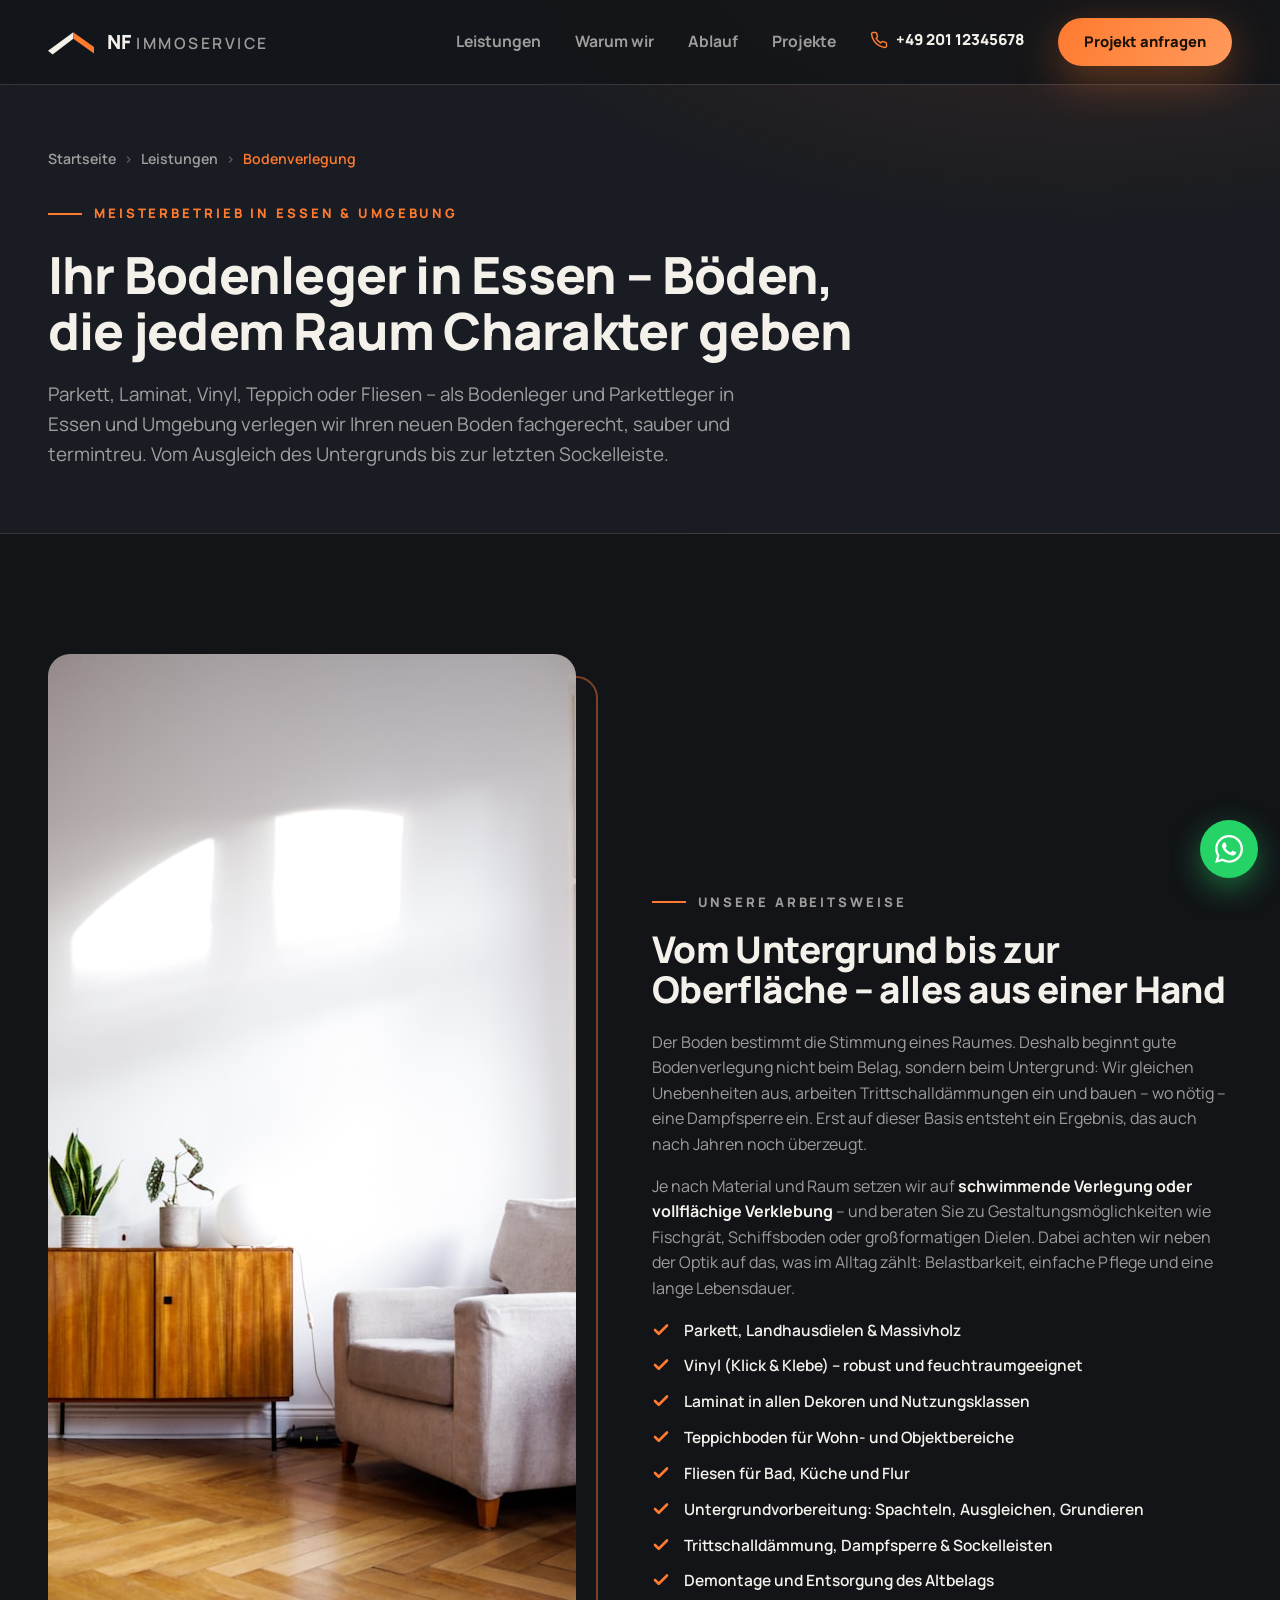
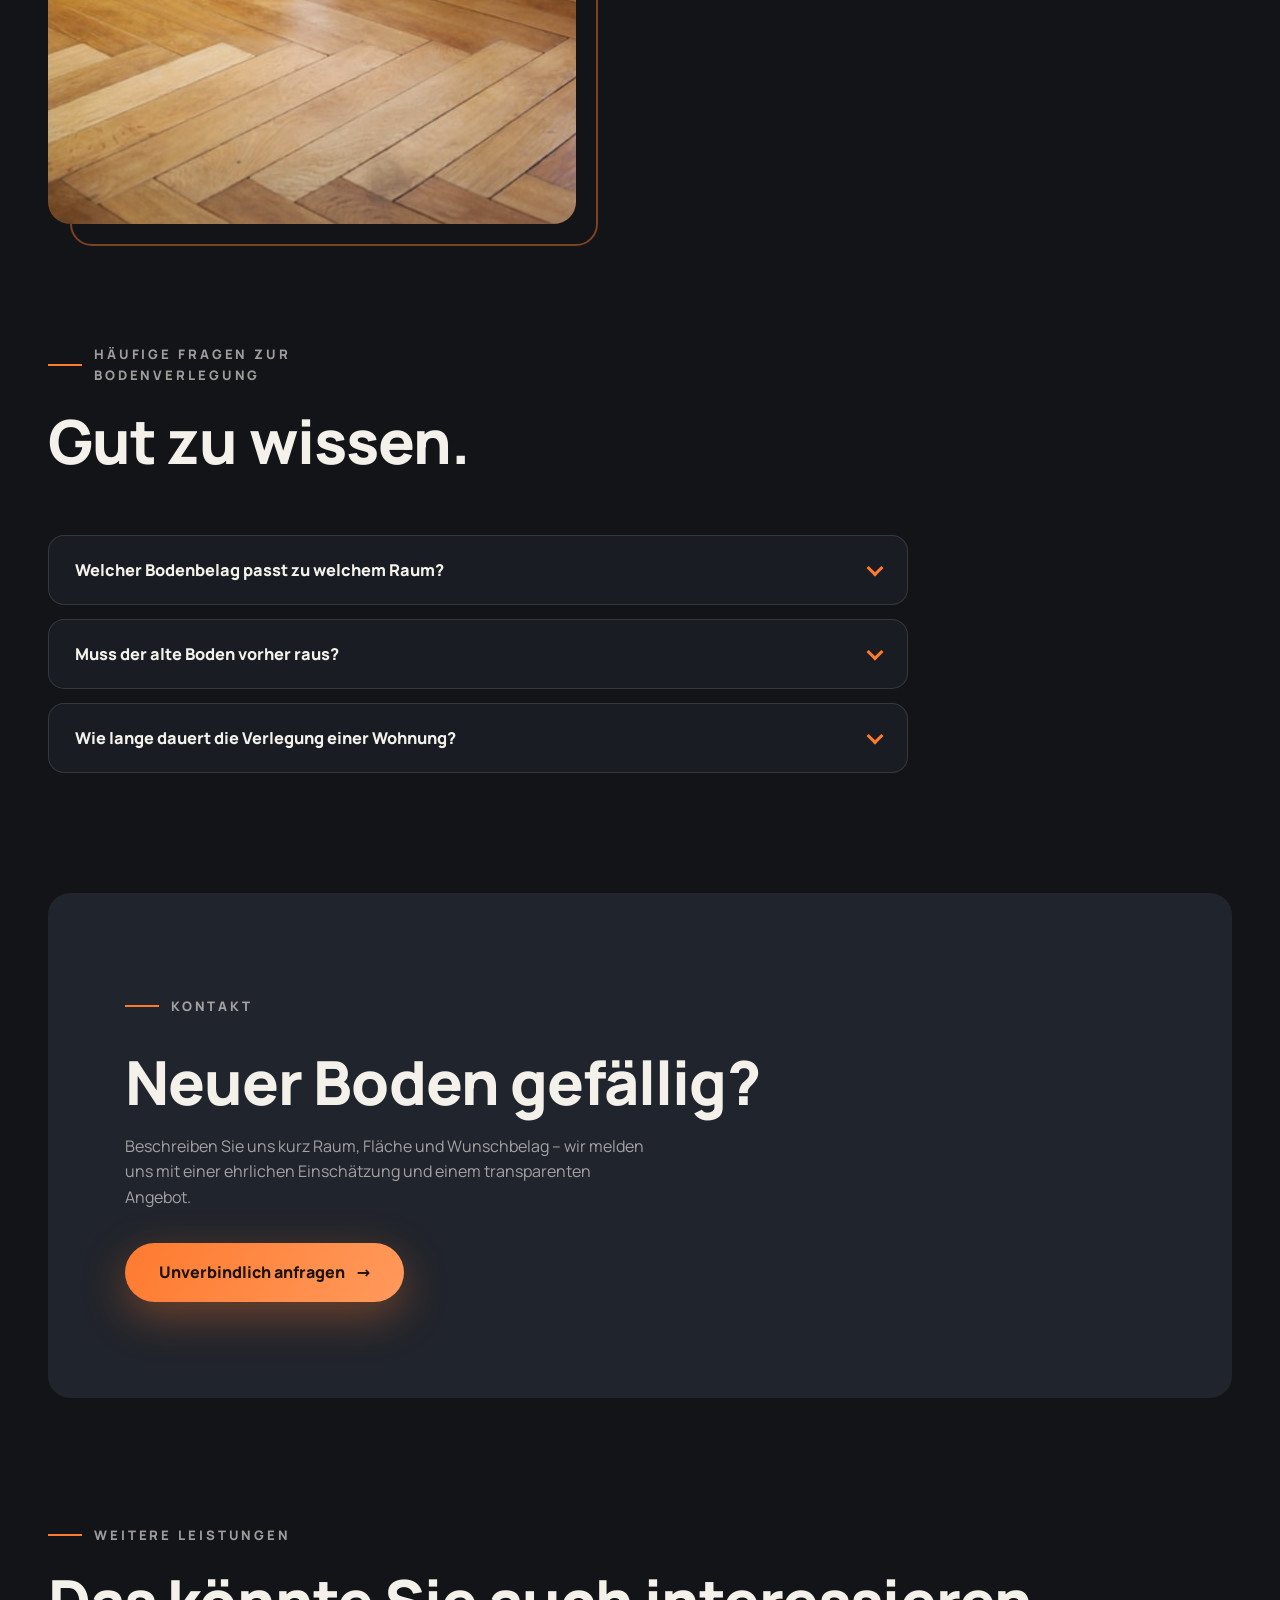
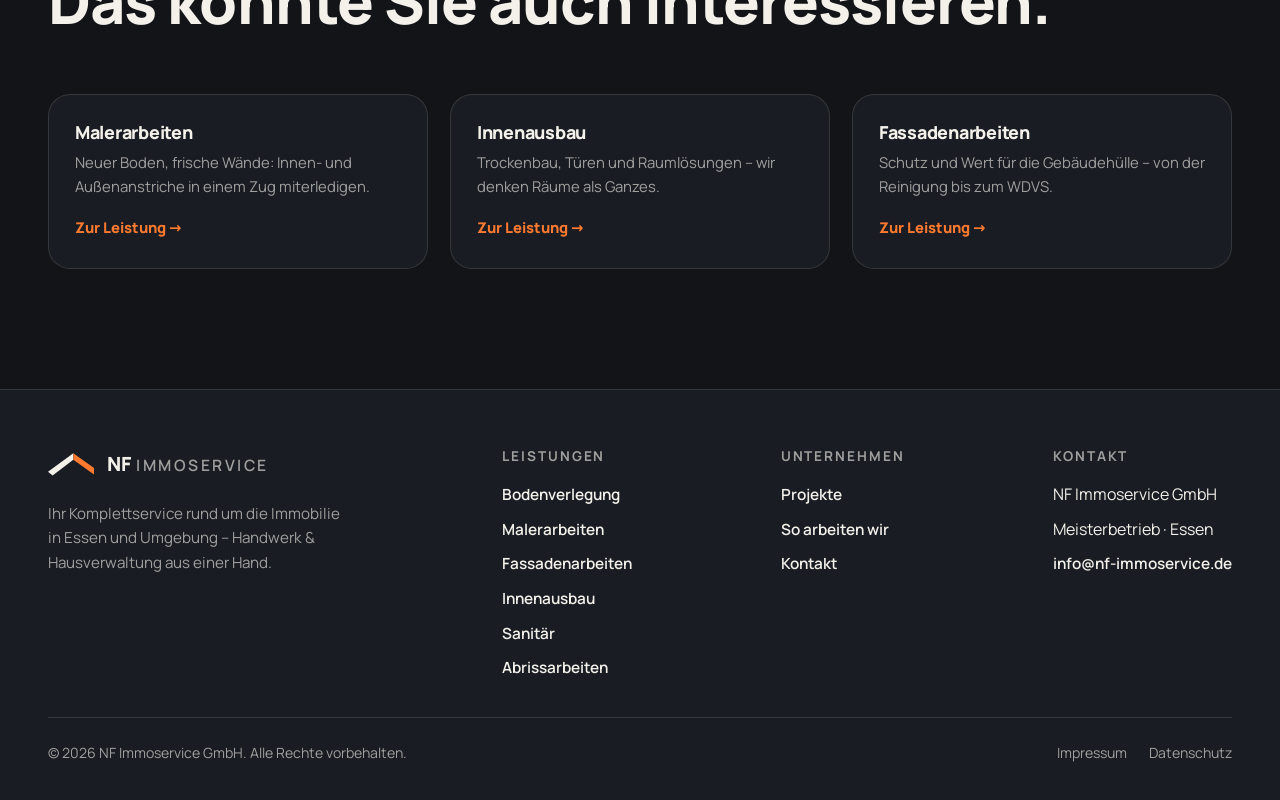
<file: leistungen/bodenverlegung/index.html>
<!DOCTYPE html>
<html lang="de">
<head>
    <meta charset="UTF-8">
    <meta name="viewport" content="width=device-width, initial-scale=1.0">

    <title>Bodenleger Essen – Parkett, Vinyl &amp; Laminat verlegen | NF Immoservice</title>
    <meta name="description" content="Ihr Bodenleger in Essen: Parkett, Laminat, Vinyl, Teppich und Fliesen fachgerecht verlegt – vom Meisterbetrieb, inklusive Untergrundvorbereitung. Jetzt unverbindlich anfragen.">
    <meta name="robots" content="index, follow, max-image-preview:large">
    <link rel="canonical" href="https://www.nf-immoservice.de/leistungen/bodenverlegung/">

    <meta property="og:type" content="website">
    <meta property="og:locale" content="de_DE">
    <meta property="og:site_name" content="NF Immoservice GmbH">
    <meta property="og:title" content="Bodenleger Essen – Parkett, Vinyl &amp; Laminat verlegen">
    <meta property="og:description" content="Fachgerechte Bodenverlegung vom Meisterbetrieb in Essen und Umgebung – von der Untergrundvorbereitung bis zur Sockelleiste.">
    <meta property="og:url" content="https://www.nf-immoservice.de/leistungen/bodenverlegung/">
    <meta property="og:image" content="https://www.nf-immoservice.de/og-image.png">

    <link rel="icon" type="image/svg+xml" href="../../favicon.svg">
    <link rel="apple-touch-icon" href="../../apple-touch-icon.png">
    <meta name="theme-color" content="#121418">
    <link rel="preload" href="../../fonts/manrope-latin.woff2" as="font" type="font/woff2" crossorigin>
    <link rel="stylesheet" href="../../v2.css">

    <script type="application/ld+json">
    {
      "@context": "https://schema.org",
      "@type": "Service",
      "name": "Bodenverlegung",
      "serviceType": "Bodenleger / Parkettleger – Parkett, Laminat, Vinyl, Teppich, Fliesen",
      "description": "Fachgerechte Verlegung von Parkett, Laminat, Vinyl, Teppich und Fliesen inklusive Untergrundvorbereitung, Trittschalldämmung und Sockelleisten.",
      "areaServed": "Essen und Umgebung",
      "provider": {
        "@type": "HomeAndConstructionBusiness",
        "@id": "https://www.nf-immoservice.de/#business",
        "name": "NF Immoservice GmbH",
        "email": "info@nf-immoservice.de",
        "url": "https://www.nf-immoservice.de/"
      }
    }
    </script>
    <script type="application/ld+json">
    {
      "@context": "https://schema.org",
      "@type": "BreadcrumbList",
      "itemListElement": [
        { "@type": "ListItem", "position": 1, "name": "Startseite", "item": "https://www.nf-immoservice.de/" },
        { "@type": "ListItem", "position": 2, "name": "Leistungen", "item": "https://www.nf-immoservice.de/#leistungen" },
        { "@type": "ListItem", "position": 3, "name": "Bodenverlegung", "item": "https://www.nf-immoservice.de/leistungen/bodenverlegung/" }
      ]
    }
    </script>
    <script type="application/ld+json">
    {
      "@context": "https://schema.org",
      "@type": "FAQPage",
      "mainEntity": [
        {
          "@type": "Question",
          "name": "Welcher Bodenbelag passt zu welchem Raum?",
          "acceptedAnswer": { "@type": "Answer", "text": "Das hängt von Nutzung und Beanspruchung ab: Vinyl ist robust und feuchtraumgeeignet, Parkett bringt natürliche Wärme in Wohnräume, Laminat ist preisbewusst und strapazierfähig, Fliesen sind ideal für Bad und Flur. Wir beraten Sie ehrlich, welcher Belag zu Ihrem Raum und Budget passt." }
        },
        {
          "@type": "Question",
          "name": "Muss der alte Boden vorher raus?",
          "acceptedAnswer": { "@type": "Answer", "text": "Nicht immer – manche Beläge können auf tragfähigem Untergrund verlegt werden. Wir prüfen den Bestand vor Ort, übernehmen bei Bedarf die Demontage und Entsorgung des Altbelags und bereiten den Untergrund fachgerecht vor." }
        },
        {
          "@type": "Question",
          "name": "Wie lange dauert die Verlegung einer Wohnung?",
          "acceptedAnswer": { "@type": "Answer", "text": "Je nach Fläche, Material und Untergrund in der Regel wenige Tage. Nach der Besichtigung nennen wir Ihnen einen verbindlichen Zeitrahmen – inklusive Trocknungszeiten für Spachtel- und Ausgleichsarbeiten." }
        }
      ]
    }
    </script>
</head>
<body>

    <a class="skip-link" href="#main">Zum Inhalt springen</a>

    <header class="header scrolled">
        <div class="header-inner">
            <a href="../../index.html" class="brand" aria-label="NF Immoservice – zur Startseite">
                <svg width="46" height="34" viewBox="0 0 100 62" aria-hidden="true" focusable="false">
                    <polygon points="0,50 55,10 55,24 10,58" fill="#F4F1EB"/>
                    <polygon points="55,10 100,42 100,56 55,24" fill="#FF7A2F"/>
                </svg>
                <span class="brand-text">NF <em>Immoservice</em></span>
            </a>
            <nav class="nav-desktop" aria-label="Hauptnavigation">
                <a href="../../index.html#leistungen">Leistungen</a>
                <a href="../../index.html#warum">Warum wir</a>
                <a href="../../index.html#ablauf">Ablauf</a>
                <a href="../../projekte/">Projekte</a>
                <span data-phone-slot="header" hidden></span>
                <a href="../../index.html#kontakt" class="btn btn-solid">Projekt anfragen</a>
            </nav>
            <button class="menu-btn" id="menuBtn" aria-label="Menü öffnen" aria-expanded="false" aria-controls="mobileMenu">
                <span class="hamburger" aria-hidden="true"><span></span><span></span><span></span></span>
            </button>
        </div>
    </header>

    <div class="mobile-menu" id="mobileMenu">
        <nav class="mobile-nav" aria-label="Mobile Navigation">
            <a href="../../index.html">Startseite</a>
            <a href="./" aria-current="page">Bodenverlegung</a>
            <a href="../malerarbeiten/">Malerarbeiten</a>
            <a href="../fassadenarbeiten/">Fassadenarbeiten</a>
            <a href="../innenausbau/">Innenausbau</a>
            <a href="../sanitaer/">Sanitär</a>
            <a href="../abrissarbeiten/">Abrissarbeiten</a>
            <a href="../../projekte/">Projekte</a>
            <a href="../../index.html#kontakt" class="mobile-cta">Projekt anfragen</a>
        </nav>
    </div>

    <main id="main">

        <section class="page-hero">
            <div class="wrap">
                <ol class="breadcrumb">
                    <li><a href="../../index.html">Startseite</a></li>
                    <li><a href="../../index.html#leistungen">Leistungen</a></li>
                    <li aria-current="page">Bodenverlegung</li>
                </ol>
                <p class="kicker">Meisterbetrieb in Essen &amp; Umgebung</p>
                <h1>Ihr Bodenleger in Essen – Böden, die jedem Raum Charakter geben</h1>
                <p class="lead">Parkett, Laminat, Vinyl, Teppich oder Fliesen – als Bodenleger und Parkettleger in Essen und Umgebung verlegen wir Ihren neuen Boden fachgerecht, sauber und termintreu. Vom Ausgleich des Untergrunds bis zur letzten Sockelleiste.</p>
            </div>
        </section>

        <section class="section">
            <div class="wrap detail-grid">
                <div class="detail-media" data-reveal>
                    <img src="../../images/bodenverlegung-detail.jpg" alt="Wohnzimmer mit neu verlegtem Fischgrät-Parkett" width="780" height="1170" loading="lazy">
                </div>
                <div class="detail-copy" data-reveal>
                    <p class="kicker">Unsere Arbeitsweise</p>
                    <h2>Vom Untergrund bis zur Oberfläche – alles aus einer Hand</h2>
                        <p>Der Boden bestimmt die Stimmung eines Raumes. Deshalb beginnt gute Bodenverlegung nicht beim Belag, sondern beim Untergrund: Wir gleichen Unebenheiten aus, arbeiten Trittschalldämmungen ein und bauen – wo nötig – eine Dampfsperre ein. Erst auf dieser Basis entsteht ein Ergebnis, das auch nach Jahren noch überzeugt.</p>
                        <p>Je nach Material und Raum setzen wir auf <strong>schwimmende Verlegung oder vollflächige Verklebung</strong> – und beraten Sie zu Gestaltungsmöglichkeiten wie Fischgrät, Schiffsboden oder großformatigen Dielen. Dabei achten wir neben der Optik auf das, was im Alltag zählt: Belastbarkeit, einfache Pflege und eine lange Lebensdauer.</p>
                    <ul class="check-list">
                            <li>Parkett, Landhausdielen &amp; Massivholz</li>
                            <li>Vinyl (Klick &amp; Klebe) – robust und feuchtraumgeeignet</li>
                            <li>Laminat in allen Dekoren und Nutzungsklassen</li>
                            <li>Teppichboden für Wohn- und Objektbereiche</li>
                            <li>Fliesen für Bad, Küche und Flur</li>
                            <li>Untergrundvorbereitung: Spachteln, Ausgleichen, Grundieren</li>
                            <li>Trittschalldämmung, Dampfsperre &amp; Sockelleisten</li>
                            <li>Demontage und Entsorgung des Altbelags</li>
                    </ul>
                </div>
            </div>
        </section>

        <section class="section" style="padding-top: 0;">
            <div class="wrap">
                <div class="section-head" data-reveal>
                    <div>
                        <p class="kicker">Häufige Fragen zur Bodenverlegung</p>
                        <h2 class="h2">Gut zu wissen.</h2>
                    </div>
                </div>
                <div class="faq-list" style="max-width: 860px;">
                    <details class="faq-item" data-reveal>
                        <summary>Welcher Bodenbelag passt zu welchem Raum?<span class="faq-chevron" aria-hidden="true"></span></summary>
                        <div class="faq-answer"><p>Das hängt von Nutzung und Beanspruchung ab: Vinyl ist robust und feuchtraumgeeignet, Parkett bringt natürliche Wärme in Wohnräume, Laminat ist preisbewusst und strapazierfähig, Fliesen sind ideal für Bad und Flur. Wir beraten Sie ehrlich, welcher Belag zu Ihrem Raum und Budget passt.</p></div>
                    </details>
                    <details class="faq-item" data-reveal>
                        <summary>Muss der alte Boden vorher raus?<span class="faq-chevron" aria-hidden="true"></span></summary>
                        <div class="faq-answer"><p>Nicht immer – manche Beläge können auf tragfähigem Untergrund verlegt werden. Wir prüfen den Bestand vor Ort, übernehmen bei Bedarf die Demontage und Entsorgung des Altbelags und bereiten den Untergrund fachgerecht vor.</p></div>
                    </details>
                    <details class="faq-item" data-reveal>
                        <summary>Wie lange dauert die Verlegung einer Wohnung?<span class="faq-chevron" aria-hidden="true"></span></summary>
                        <div class="faq-answer"><p>Je nach Fläche, Material und Untergrund in der Regel wenige Tage. Nach der Besichtigung nennen wir Ihnen einen verbindlichen Zeitrahmen – inklusive Trocknungszeiten für Spachtel- und Ausgleichsarbeiten.</p></div>
                    </details>
                </div>
            </div>
        </section>

        <section class="section" style="padding-top: 0;">
            <div class="wrap">
                <div class="strip" data-reveal>
                    <p class="kicker">Kontakt</p>
                    <h2 class="h2">Neuer Boden gefällig?</h2>
                    <p>Beschreiben Sie uns kurz Raum, Fläche und Wunschbelag – wir melden uns mit einer ehrlichen Einschätzung und einem transparenten Angebot.</p>
                    <a href="../../index.html#kontakt" class="btn btn-solid">Unverbindlich anfragen <span class="arr" aria-hidden="true">→</span></a>
                </div>
            </div>
        </section>

        <section class="section" style="padding-top: 0;">
            <div class="wrap">
                <div class="section-head" data-reveal>
                    <div>
                        <p class="kicker">Weitere Leistungen</p>
                        <h2 class="h2">Das könnte Sie auch interessieren.</h2>
                    </div>
                </div>
                <div class="related-grid">
                    <a href="../malerarbeiten/" class="related-card" data-reveal>
                        <h3>Malerarbeiten</h3>
                        <p>Neuer Boden, frische Wände: Innen- und Außenanstriche in einem Zug miterledigen.</p>
                        <span class="link-arrow">Zur Leistung <span aria-hidden="true">→</span></span>
                    </a>
                    <a href="../innenausbau/" class="related-card" data-reveal>
                        <h3>Innenausbau</h3>
                        <p>Trockenbau, Türen und Raumlösungen – wir denken Räume als Ganzes.</p>
                        <span class="link-arrow">Zur Leistung <span aria-hidden="true">→</span></span>
                    </a>
                    <a href="../fassadenarbeiten/" class="related-card" data-reveal>
                        <h3>Fassadenarbeiten</h3>
                        <p>Schutz und Wert für die Gebäudehülle – von der Reinigung bis zum WDVS.</p>
                        <span class="link-arrow">Zur Leistung <span aria-hidden="true">→</span></span>
                    </a>
                </div>
            </div>
        </section>
    </main>

    <footer class="footer">
        <div class="wrap">
            <div class="footer-grid">
                <div>
                    <a href="../../index.html" class="brand" aria-label="NF Immoservice – zur Startseite">
                        <svg width="46" height="34" viewBox="0 0 100 62" aria-hidden="true" focusable="false">
                            <polygon points="0,50 55,10 55,24 10,58" fill="#F4F1EB"/>
                            <polygon points="55,10 100,42 100,56 55,24" fill="#FF7A2F"/>
                        </svg>
                        <span class="brand-text">NF <em>Immoservice</em></span>
                    </a>
                    <p class="footer-tagline">Ihr Komplettservice rund um die Immobilie in Essen und Umgebung – Handwerk &amp; Hausverwaltung aus einer Hand.</p>
                </div>
                <div class="footer-col">
                    <h4>Leistungen</h4>
                    <ul>
                        <li><a href="./">Bodenverlegung</a></li>
                        <li><a href="../malerarbeiten/">Malerarbeiten</a></li>
                        <li><a href="../fassadenarbeiten/">Fassadenarbeiten</a></li>
                        <li><a href="../innenausbau/">Innenausbau</a></li>
                        <li><a href="../sanitaer/">Sanitär</a></li>
                        <li><a href="../abrissarbeiten/">Abrissarbeiten</a></li>
                    </ul>
                </div>
                <div class="footer-col">
                    <h4>Unternehmen</h4>
                    <ul>
                        <li><a href="../../projekte/">Projekte</a></li>
                        <li><a href="../../index.html#ablauf">So arbeiten wir</a></li>
                        <li><a href="../../index.html#kontakt">Kontakt</a></li>
                    </ul>
                </div>
                <div class="footer-col">
                    <h4>Kontakt</h4>
                    <ul>
                        <li>NF Immoservice GmbH</li>
                        <li>Meisterbetrieb · Essen</li>
                        <li><a href="mailto:info@nf-immoservice.de">info@nf-immoservice.de</a></li>
                    </ul>
                </div>
            </div>
            <div class="footer-bottom">
                <p>&copy; <span id="year">2026</span> NF Immoservice GmbH. Alle Rechte vorbehalten.</p>
                <div class="footer-legal">
                    <a href="../../impressum.html">Impressum</a>
                    <a href="../../datenschutz.html">Datenschutz</a>
                </div>
            </div>
        </div>
    </footer>

    <script src="../../site.js" defer></script>
</body>
</html>
</file>
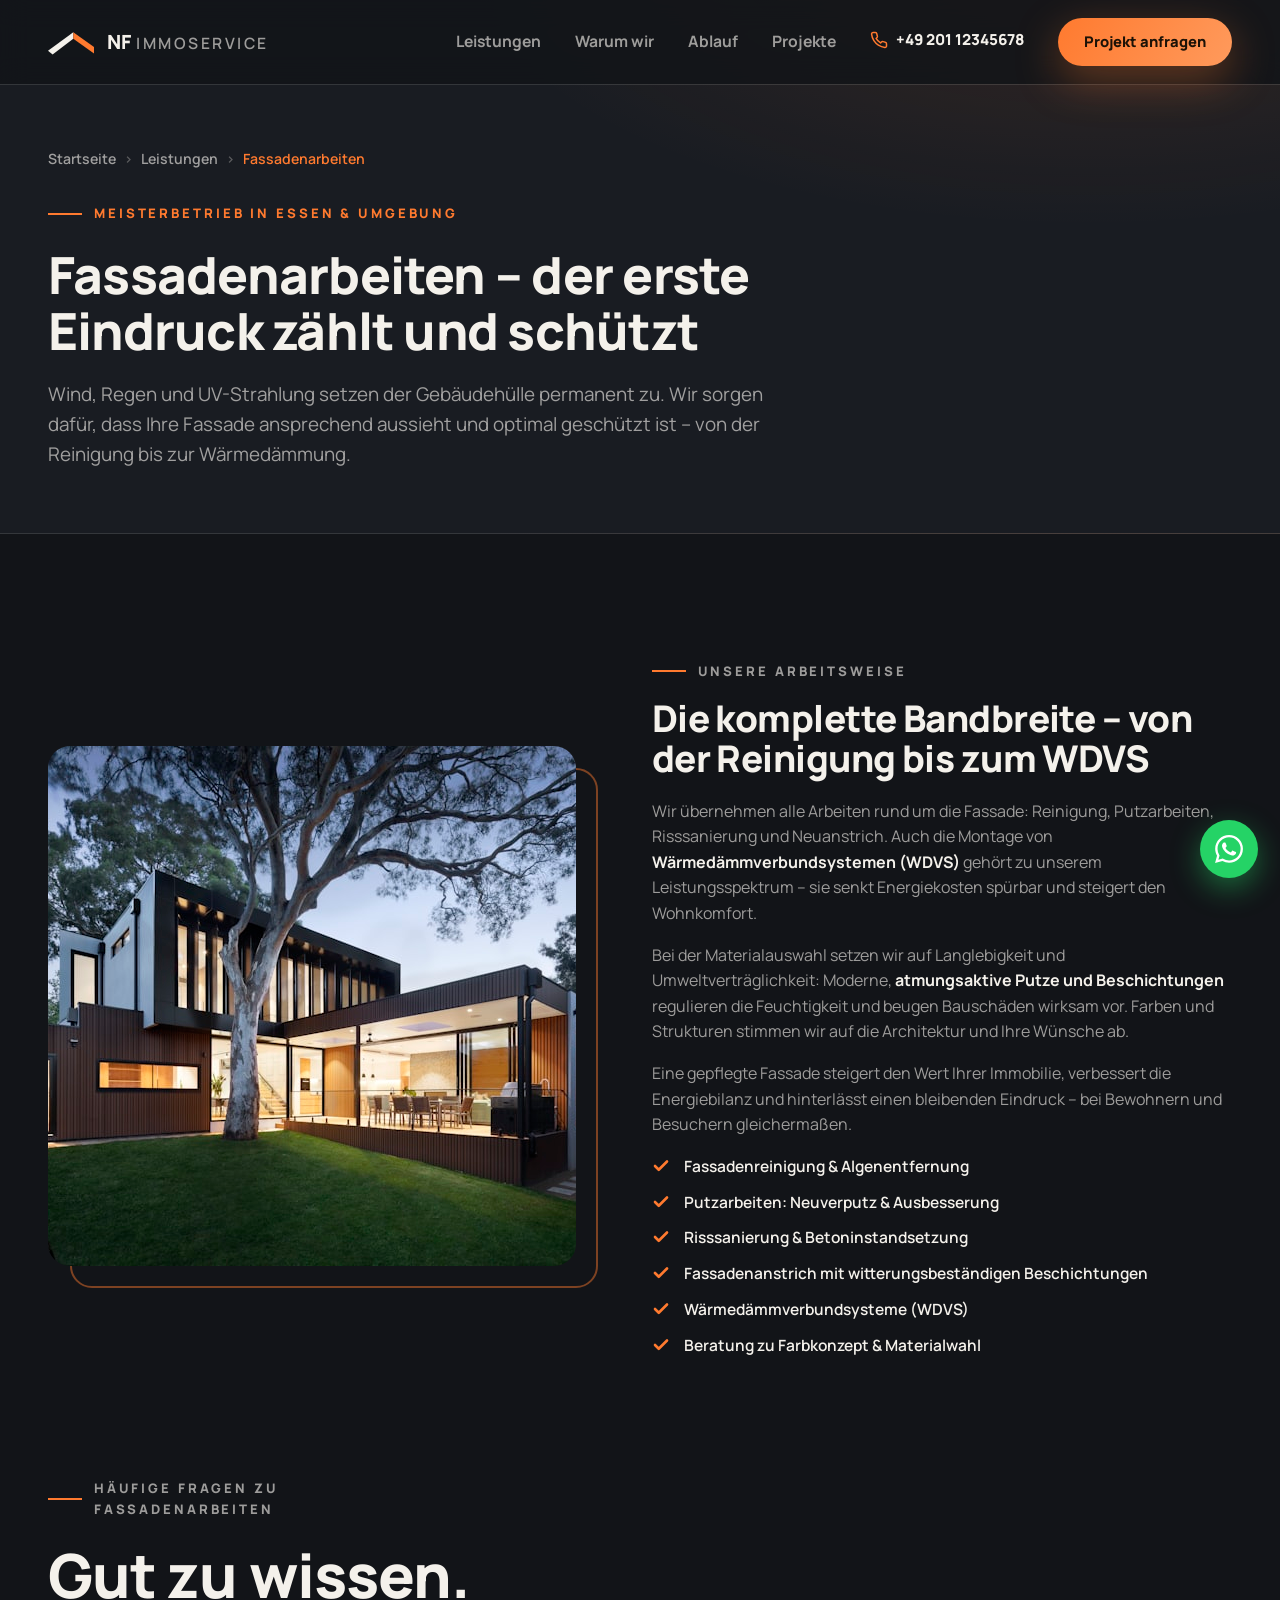
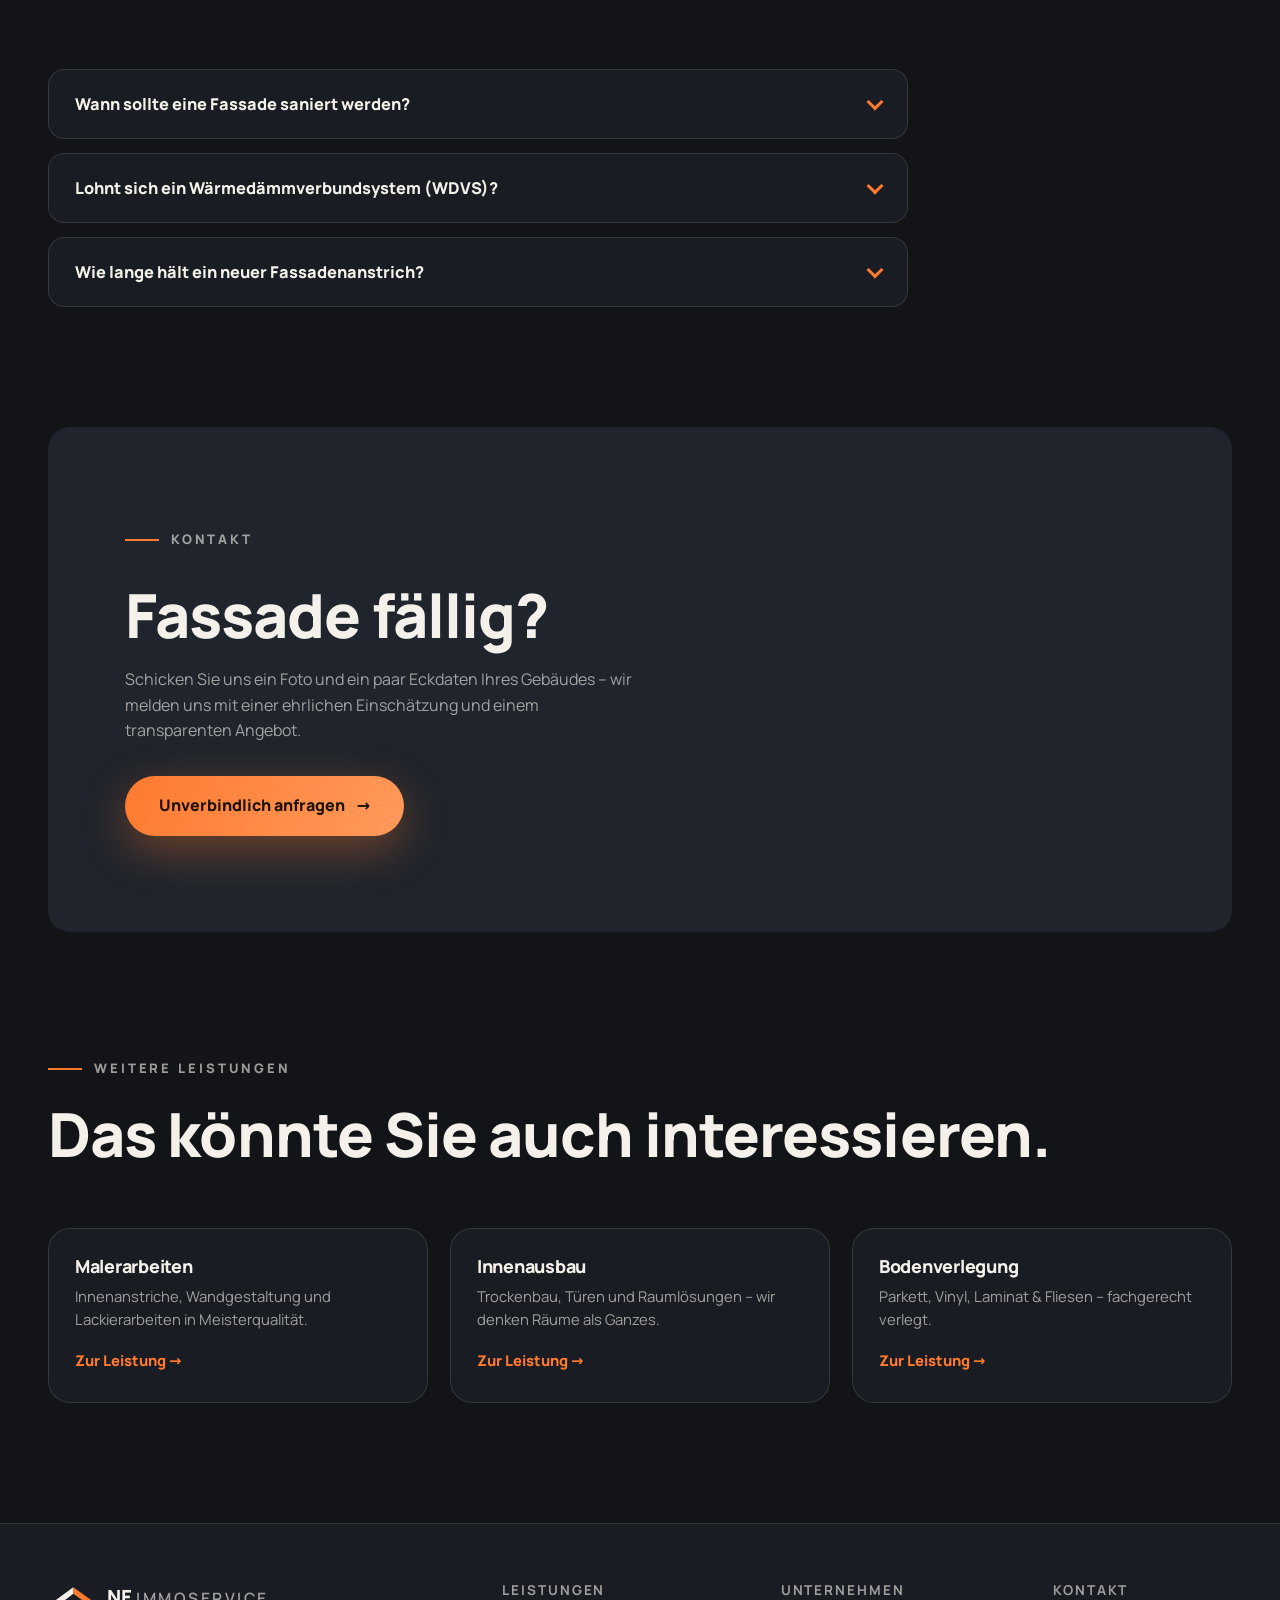
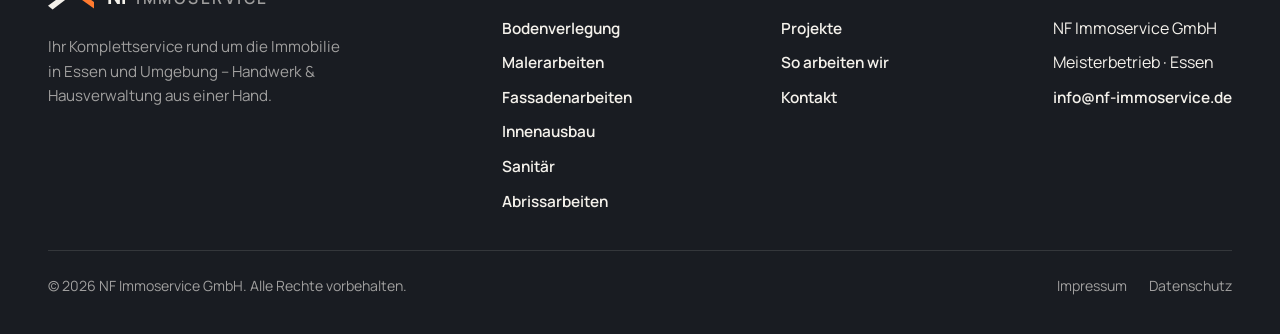
<file: leistungen/fassadenarbeiten/index.html>
<!DOCTYPE html>
<html lang="de">
<head>
    <meta charset="UTF-8">
    <meta name="viewport" content="width=device-width, initial-scale=1.0">

    <title>Fassadenarbeiten in Essen – Sanierung, Anstrich &amp; WDVS | NF Immoservice</title>
    <meta name="description" content="Fassadenarbeiten in Essen und Umgebung: Fassadenreinigung, Putz, Risssanierung, Neuanstrich und Wärmedämmverbundsysteme (WDVS) vom Meisterbetrieb. Jetzt unverbindlich anfragen.">
    <meta name="robots" content="index, follow, max-image-preview:large">
    <link rel="canonical" href="https://www.nf-immoservice.de/leistungen/fassadenarbeiten/">

    <meta property="og:type" content="website">
    <meta property="og:locale" content="de_DE">
    <meta property="og:site_name" content="NF Immoservice GmbH">
    <meta property="og:title" content="Fassadenarbeiten in Essen – Sanierung, Anstrich &amp; WDVS">
    <meta property="og:description" content="Schutz und Wert für Ihr Gebäude: Fassadensanierung, Neuanstrich und Wärmedämmung vom Meisterbetrieb in Essen und Umgebung.">
    <meta property="og:url" content="https://www.nf-immoservice.de/leistungen/fassadenarbeiten/">
    <meta property="og:image" content="https://www.nf-immoservice.de/og-image.png">

    <link rel="icon" type="image/svg+xml" href="../../favicon.svg">
    <link rel="apple-touch-icon" href="../../apple-touch-icon.png">
    <meta name="theme-color" content="#121418">
    <link rel="preload" href="../../fonts/manrope-latin.woff2" as="font" type="font/woff2" crossorigin>
    <link rel="stylesheet" href="../../v2.css">

    <script type="application/ld+json">
    {
      "@context": "https://schema.org",
      "@type": "Service",
      "name": "Fassadenarbeiten",
      "serviceType": "Fassadenarbeiten – Reinigung, Sanierung, Anstrich, WDVS",
      "description": "Fassadenreinigung, Putzarbeiten, Risssanierung, Neuanstrich und Wärmedämmverbundsysteme (WDVS) für Wohn- und Gewerbegebäude.",
      "areaServed": "Essen und Umgebung",
      "provider": {
        "@type": "HomeAndConstructionBusiness",
        "@id": "https://www.nf-immoservice.de/#business",
        "name": "NF Immoservice GmbH",
        "email": "info@nf-immoservice.de",
        "url": "https://www.nf-immoservice.de/"
      }
    }
    </script>
    <script type="application/ld+json">
    {
      "@context": "https://schema.org",
      "@type": "BreadcrumbList",
      "itemListElement": [
        { "@type": "ListItem", "position": 1, "name": "Startseite", "item": "https://www.nf-immoservice.de/" },
        { "@type": "ListItem", "position": 2, "name": "Leistungen", "item": "https://www.nf-immoservice.de/#leistungen" },
        { "@type": "ListItem", "position": 3, "name": "Fassadenarbeiten", "item": "https://www.nf-immoservice.de/leistungen/fassadenarbeiten/" }
      ]
    }
    </script>
    <script type="application/ld+json">
    {
      "@context": "https://schema.org",
      "@type": "FAQPage",
      "mainEntity": [
        {
          "@type": "Question",
          "name": "Wann sollte eine Fassade saniert werden?",
          "acceptedAnswer": { "@type": "Answer", "text": "Spätestens bei sichtbaren Rissen, abplatzendem Putz, Algen- oder Feuchtigkeitsschäden. Je früher gehandelt wird, desto günstiger bleibt die Sanierung – kleine Schäden lassen sich beheben, bevor Feuchtigkeit ins Mauerwerk zieht." }
        },
        {
          "@type": "Question",
          "name": "Lohnt sich ein Wärmedämmverbundsystem (WDVS)?",
          "acceptedAnswer": { "@type": "Answer", "text": "In den meisten Fällen ja: Ein WDVS senkt die Heizkosten spürbar, verbessert das Raumklima und steigert den Immobilienwert. Zudem gibt es je nach Vorhaben staatliche Förderungen. Wir beraten Sie zu Aufbau, Materialien und Wirtschaftlichkeit." }
        },
        {
          "@type": "Question",
          "name": "Wie lange hält ein neuer Fassadenanstrich?",
          "acceptedAnswer": { "@type": "Answer", "text": "Mit hochwertigen, atmungsaktiven Beschichtungen und fachgerechter Untergrundvorbereitung hält ein Fassadenanstrich in der Regel 10 bis 20 Jahre – abhängig von Witterung, Lage und Untergrund." }
        }
      ]
    }
    </script>
</head>
<body>

    <a class="skip-link" href="#main">Zum Inhalt springen</a>

    <header class="header scrolled">
        <div class="header-inner">
            <a href="../../index.html" class="brand" aria-label="NF Immoservice – zur Startseite">
                <svg width="46" height="34" viewBox="0 0 100 62" aria-hidden="true" focusable="false">
                    <polygon points="0,50 55,10 55,24 10,58" fill="#F4F1EB"/>
                    <polygon points="55,10 100,42 100,56 55,24" fill="#FF7A2F"/>
                </svg>
                <span class="brand-text">NF <em>Immoservice</em></span>
            </a>
            <nav class="nav-desktop" aria-label="Hauptnavigation">
                <a href="../../index.html#leistungen">Leistungen</a>
                <a href="../../index.html#warum">Warum wir</a>
                <a href="../../index.html#ablauf">Ablauf</a>
                <a href="../../projekte/">Projekte</a>
                <span data-phone-slot="header" hidden></span>
                <a href="../../index.html#kontakt" class="btn btn-solid">Projekt anfragen</a>
            </nav>
            <button class="menu-btn" id="menuBtn" aria-label="Menü öffnen" aria-expanded="false" aria-controls="mobileMenu">
                <span class="hamburger" aria-hidden="true"><span></span><span></span><span></span></span>
            </button>
        </div>
    </header>

    <div class="mobile-menu" id="mobileMenu">
        <nav class="mobile-nav" aria-label="Mobile Navigation">
            <a href="../../index.html">Startseite</a>
            <a href="../bodenverlegung/">Bodenverlegung</a>
            <a href="../malerarbeiten/">Malerarbeiten</a>
            <a href="./" aria-current="page">Fassadenarbeiten</a>
            <a href="../innenausbau/">Innenausbau</a>
            <a href="../sanitaer/">Sanitär</a>
            <a href="../abrissarbeiten/">Abrissarbeiten</a>
            <a href="../../projekte/">Projekte</a>
            <a href="../../index.html#kontakt" class="mobile-cta">Projekt anfragen</a>
        </nav>
    </div>

    <main id="main">

        <section class="page-hero">
            <div class="wrap">
                <ol class="breadcrumb">
                    <li><a href="../../index.html">Startseite</a></li>
                    <li><a href="../../index.html#leistungen">Leistungen</a></li>
                    <li aria-current="page">Fassadenarbeiten</li>
                </ol>
                <p class="kicker">Meisterbetrieb in Essen &amp; Umgebung</p>
                <h1>Fassadenarbeiten – der erste Eindruck zählt und schützt</h1>
                <p class="lead">Wind, Regen und UV-Strahlung setzen der Gebäudehülle permanent zu. Wir sorgen dafür, dass Ihre Fassade ansprechend aussieht und optimal geschützt ist – von der Reinigung bis zur Wärmedämmung.</p>
            </div>
        </section>

        <section class="section">
            <div class="wrap detail-grid">
                <div class="detail-media" data-reveal>
                    <img src="../../images/fassadenarbeiten-detail.jpg" alt="Modernes Wohnhaus mit gepflegter, hochwertiger Fassade" width="780" height="520" loading="lazy">
                </div>
                <div class="detail-copy" data-reveal>
                    <p class="kicker">Unsere Arbeitsweise</p>
                    <h2>Die komplette Bandbreite – von der Reinigung bis zum WDVS</h2>
                        <p>Wir übernehmen alle Arbeiten rund um die Fassade: Reinigung, Putzarbeiten, Risssanierung und Neuanstrich. Auch die Montage von <strong>Wärmedämmverbundsystemen (WDVS)</strong> gehört zu unserem Leistungsspektrum – sie senkt Energiekosten spürbar und steigert den Wohnkomfort.</p>
                        <p>Bei der Materialauswahl setzen wir auf Langlebigkeit und Umweltverträglichkeit: Moderne, <strong>atmungsaktive Putze und Beschichtungen</strong> regulieren die Feuchtigkeit und beugen Bauschäden wirksam vor. Farben und Strukturen stimmen wir auf die Architektur und Ihre Wünsche ab.</p>
                        <p>Eine gepflegte Fassade steigert den Wert Ihrer Immobilie, verbessert die Energiebilanz und hinterlässt einen bleibenden Eindruck – bei Bewohnern und Besuchern gleichermaßen.</p>
                    <ul class="check-list">
                            <li>Fassadenreinigung &amp; Algenentfernung</li>
                            <li>Putzarbeiten: Neuverputz &amp; Ausbesserung</li>
                            <li>Risssanierung &amp; Betoninstandsetzung</li>
                            <li>Fassadenanstrich mit witterungsbeständigen Beschichtungen</li>
                            <li>Wärmedämmverbundsysteme (WDVS)</li>
                            <li>Beratung zu Farbkonzept &amp; Materialwahl</li>
                    </ul>
                </div>
            </div>
        </section>

        <section class="section" style="padding-top: 0;">
            <div class="wrap">
                <div class="section-head" data-reveal>
                    <div>
                        <p class="kicker">Häufige Fragen zu Fassadenarbeiten</p>
                        <h2 class="h2">Gut zu wissen.</h2>
                    </div>
                </div>
                <div class="faq-list" style="max-width: 860px;">
                    <details class="faq-item" data-reveal>
                        <summary>Wann sollte eine Fassade saniert werden?<span class="faq-chevron" aria-hidden="true"></span></summary>
                        <div class="faq-answer"><p>Spätestens bei sichtbaren Rissen, abplatzendem Putz, Algen- oder Feuchtigkeitsschäden. Je früher gehandelt wird, desto günstiger bleibt die Sanierung – kleine Schäden lassen sich beheben, bevor Feuchtigkeit ins Mauerwerk zieht.</p></div>
                    </details>
                    <details class="faq-item" data-reveal>
                        <summary>Lohnt sich ein Wärmedämmverbundsystem (WDVS)?<span class="faq-chevron" aria-hidden="true"></span></summary>
                        <div class="faq-answer"><p>In den meisten Fällen ja: Ein WDVS senkt die Heizkosten spürbar, verbessert das Raumklima und steigert den Immobilienwert. Zudem gibt es je nach Vorhaben staatliche Förderungen. Wir beraten Sie zu Aufbau, Materialien und Wirtschaftlichkeit.</p></div>
                    </details>
                    <details class="faq-item" data-reveal>
                        <summary>Wie lange hält ein neuer Fassadenanstrich?<span class="faq-chevron" aria-hidden="true"></span></summary>
                        <div class="faq-answer"><p>Mit hochwertigen, atmungsaktiven Beschichtungen und fachgerechter Untergrundvorbereitung hält ein Fassadenanstrich in der Regel 10 bis 20 Jahre – abhängig von Witterung, Lage und Untergrund.</p></div>
                    </details>
                </div>
            </div>
        </section>

        <section class="section" style="padding-top: 0;">
            <div class="wrap">
                <div class="strip" data-reveal>
                    <p class="kicker">Kontakt</p>
                    <h2 class="h2">Fassade fällig?</h2>
                    <p>Schicken Sie uns ein Foto und ein paar Eckdaten Ihres Gebäudes – wir melden uns mit einer ehrlichen Einschätzung und einem transparenten Angebot.</p>
                    <a href="../../index.html#kontakt" class="btn btn-solid">Unverbindlich anfragen <span class="arr" aria-hidden="true">→</span></a>
                </div>
            </div>
        </section>

        <section class="section" style="padding-top: 0;">
            <div class="wrap">
                <div class="section-head" data-reveal>
                    <div>
                        <p class="kicker">Weitere Leistungen</p>
                        <h2 class="h2">Das könnte Sie auch interessieren.</h2>
                    </div>
                </div>
                <div class="related-grid">
                    <a href="../malerarbeiten/" class="related-card" data-reveal>
                        <h3>Malerarbeiten</h3>
                        <p>Innenanstriche, Wandgestaltung und Lackierarbeiten in Meisterqualität.</p>
                        <span class="link-arrow">Zur Leistung <span aria-hidden="true">→</span></span>
                    </a>
                    <a href="../innenausbau/" class="related-card" data-reveal>
                        <h3>Innenausbau</h3>
                        <p>Trockenbau, Türen und Raumlösungen – wir denken Räume als Ganzes.</p>
                        <span class="link-arrow">Zur Leistung <span aria-hidden="true">→</span></span>
                    </a>
                    <a href="../bodenverlegung/" class="related-card" data-reveal>
                        <h3>Bodenverlegung</h3>
                        <p>Parkett, Vinyl, Laminat &amp; Fliesen – fachgerecht verlegt.</p>
                        <span class="link-arrow">Zur Leistung <span aria-hidden="true">→</span></span>
                    </a>
                </div>
            </div>
        </section>
    </main>

    <footer class="footer">
        <div class="wrap">
            <div class="footer-grid">
                <div>
                    <a href="../../index.html" class="brand" aria-label="NF Immoservice – zur Startseite">
                        <svg width="46" height="34" viewBox="0 0 100 62" aria-hidden="true" focusable="false">
                            <polygon points="0,50 55,10 55,24 10,58" fill="#F4F1EB"/>
                            <polygon points="55,10 100,42 100,56 55,24" fill="#FF7A2F"/>
                        </svg>
                        <span class="brand-text">NF <em>Immoservice</em></span>
                    </a>
                    <p class="footer-tagline">Ihr Komplettservice rund um die Immobilie in Essen und Umgebung – Handwerk &amp; Hausverwaltung aus einer Hand.</p>
                </div>
                <div class="footer-col">
                    <h4>Leistungen</h4>
                    <ul>
                        <li><a href="../bodenverlegung/">Bodenverlegung</a></li>
                        <li><a href="../malerarbeiten/">Malerarbeiten</a></li>
                        <li><a href="./">Fassadenarbeiten</a></li>
                        <li><a href="../innenausbau/">Innenausbau</a></li>
                        <li><a href="../sanitaer/">Sanitär</a></li>
                        <li><a href="../abrissarbeiten/">Abrissarbeiten</a></li>
                    </ul>
                </div>
                <div class="footer-col">
                    <h4>Unternehmen</h4>
                    <ul>
                        <li><a href="../../projekte/">Projekte</a></li>
                        <li><a href="../../index.html#ablauf">So arbeiten wir</a></li>
                        <li><a href="../../index.html#kontakt">Kontakt</a></li>
                    </ul>
                </div>
                <div class="footer-col">
                    <h4>Kontakt</h4>
                    <ul>
                        <li>NF Immoservice GmbH</li>
                        <li>Meisterbetrieb · Essen</li>
                        <li><a href="mailto:info@nf-immoservice.de">info@nf-immoservice.de</a></li>
                    </ul>
                </div>
            </div>
            <div class="footer-bottom">
                <p>&copy; <span id="year">2026</span> NF Immoservice GmbH. Alle Rechte vorbehalten.</p>
                <div class="footer-legal">
                    <a href="../../impressum.html">Impressum</a>
                    <a href="../../datenschutz.html">Datenschutz</a>
                </div>
            </div>
        </div>
    </footer>

    <script src="../../site.js" defer></script>
</body>
</html>
</file>
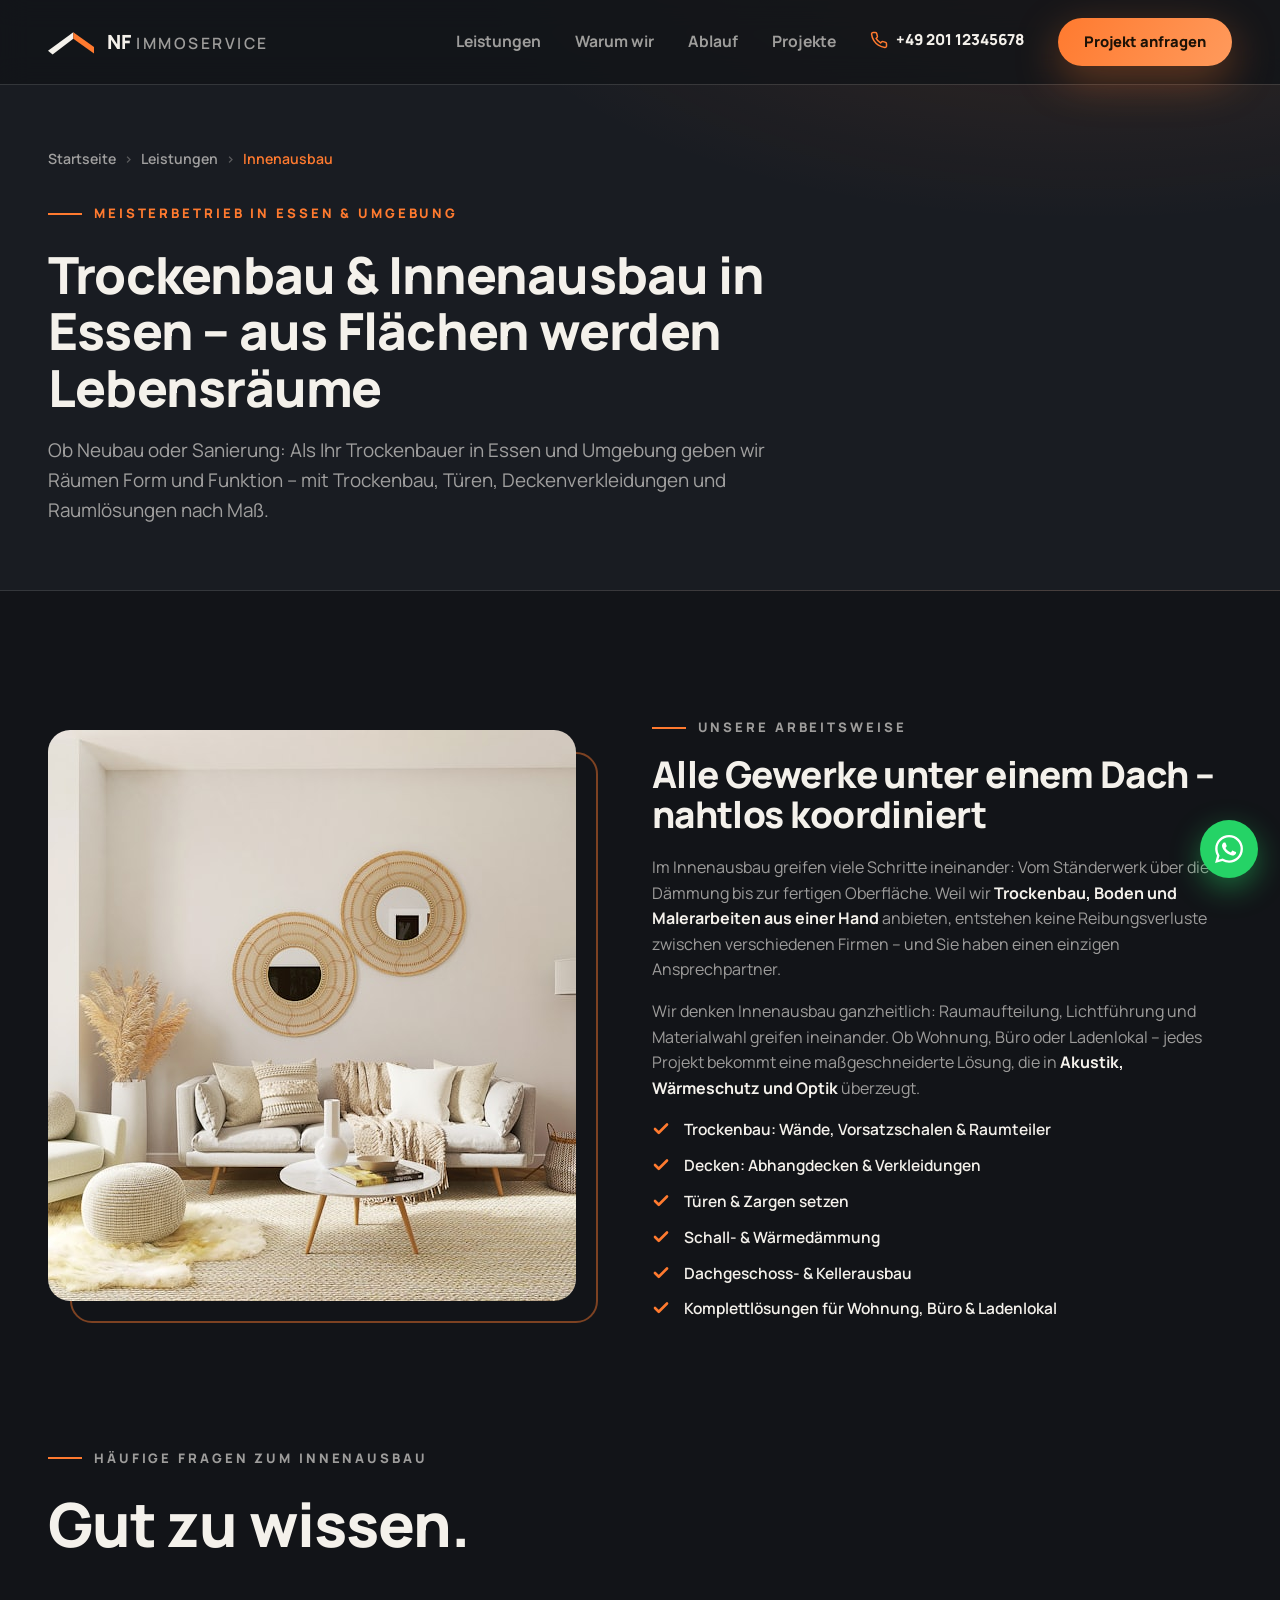
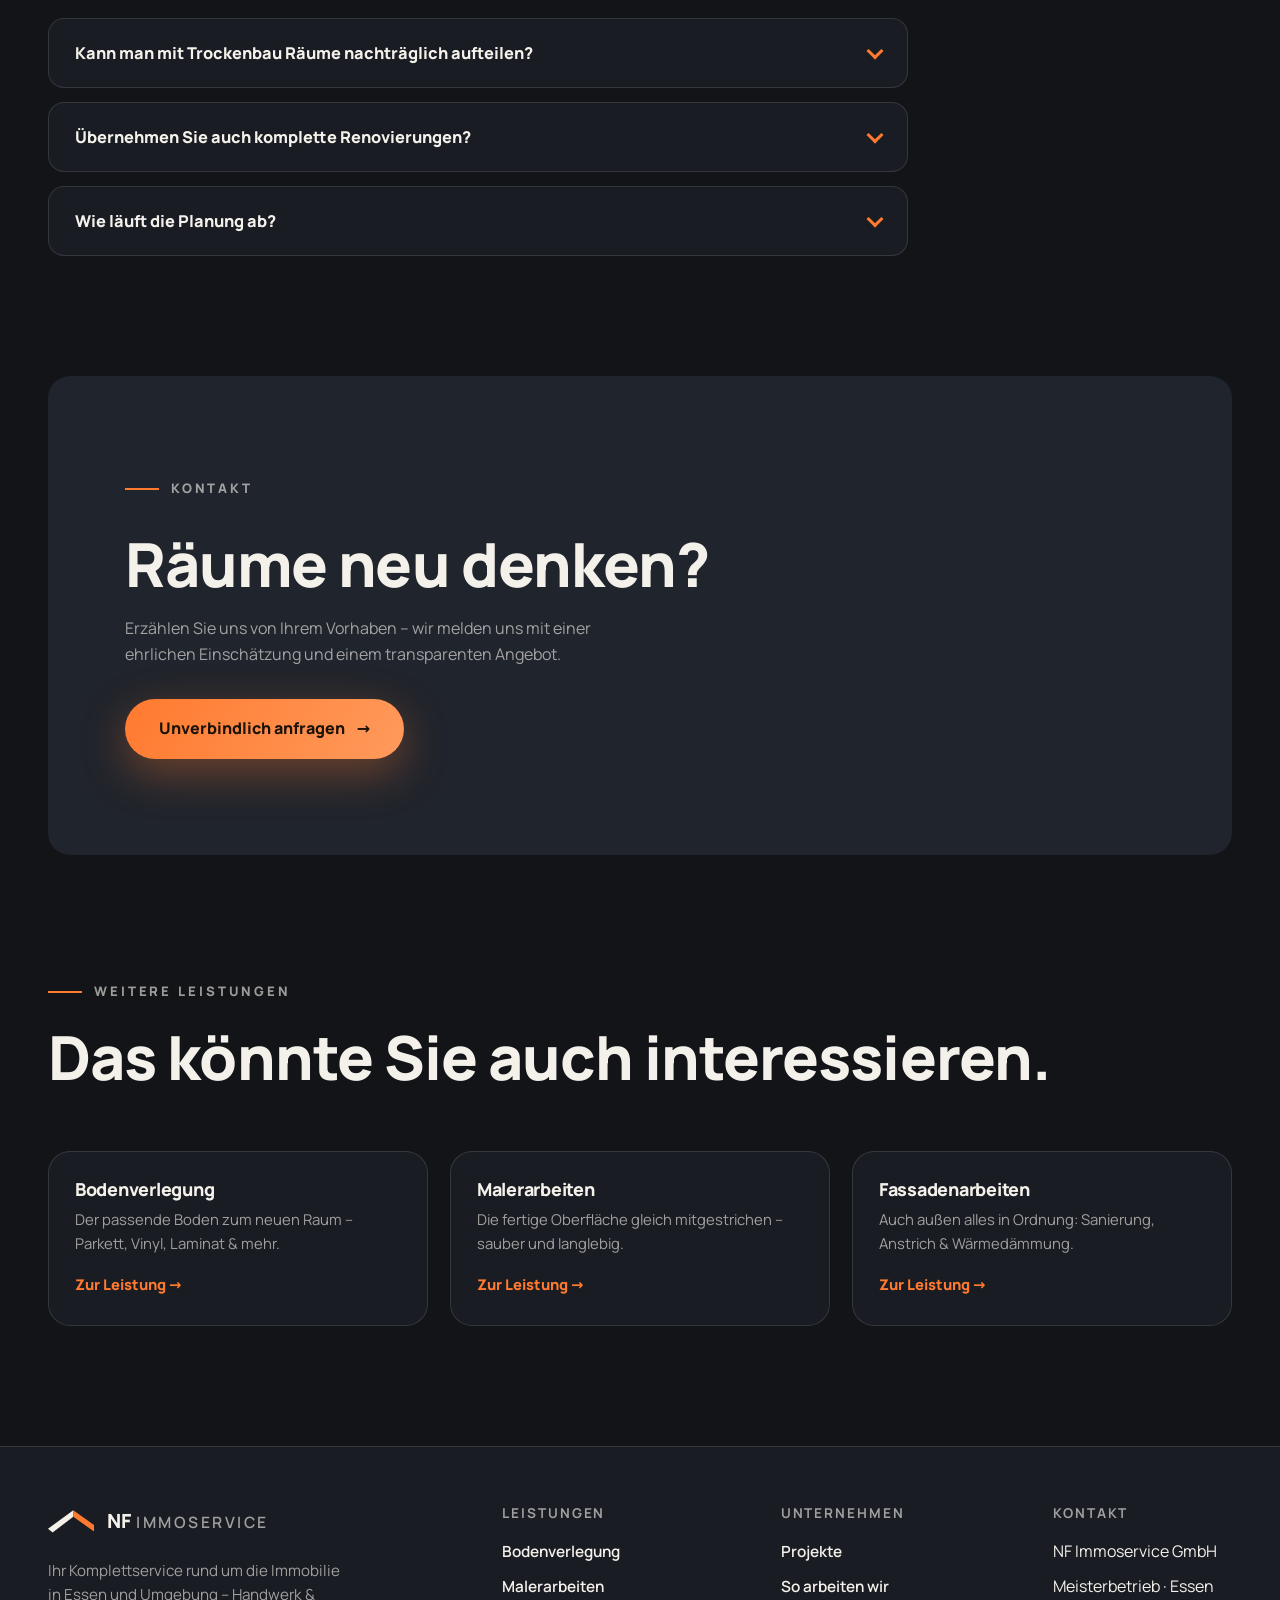
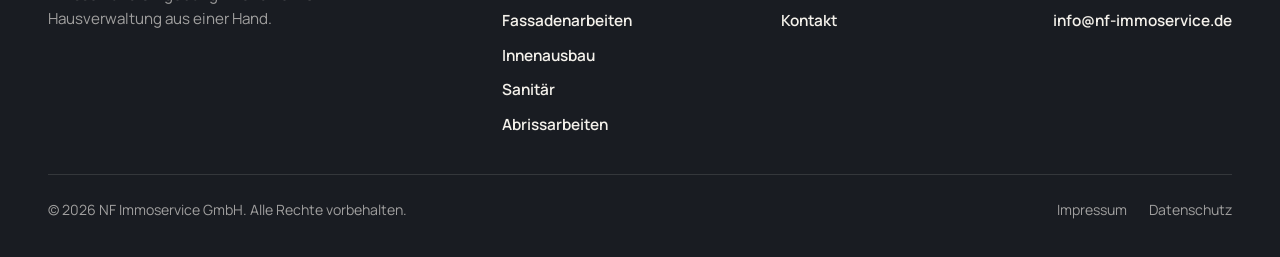
<file: leistungen/innenausbau/index.html>
<!DOCTYPE html>
<html lang="de">
<head>
    <meta charset="UTF-8">
    <meta name="viewport" content="width=device-width, initial-scale=1.0">

    <title>Trockenbau Essen – Trockenbauer &amp; Innenausbau vom Meisterbetrieb | NF Immoservice</title>
    <meta name="description" content="Ihr Trockenbauer in Essen: Trockenbau, Deckenverkleidungen, Türen und kompletter Innenausbau für Wohnung, Büro und Gewerbe – vom Meisterbetrieb. Jetzt Angebot anfragen.">
    <meta name="robots" content="index, follow, max-image-preview:large">
    <link rel="canonical" href="https://www.nf-immoservice.de/leistungen/innenausbau/">

    <meta property="og:type" content="website">
    <meta property="og:locale" content="de_DE">
    <meta property="og:site_name" content="NF Immoservice GmbH">
    <meta property="og:title" content="Trockenbau Essen – Trockenbauer &amp; Innenausbau vom Meisterbetrieb">
    <meta property="og:description" content="Aus Flächen werden Lebensräume: Trockenbau, Deckenverkleidungen und individuelle Raumlösungen vom Meisterbetrieb in Essen und Umgebung.">
    <meta property="og:url" content="https://www.nf-immoservice.de/leistungen/innenausbau/">
    <meta property="og:image" content="https://www.nf-immoservice.de/og-image.png">

    <link rel="icon" type="image/svg+xml" href="../../favicon.svg">
    <link rel="apple-touch-icon" href="../../apple-touch-icon.png">
    <meta name="theme-color" content="#121418">
    <link rel="preload" href="../../fonts/manrope-latin.woff2" as="font" type="font/woff2" crossorigin>
    <link rel="stylesheet" href="../../v2.css">

    <script type="application/ld+json">
    {
      "@context": "https://schema.org",
      "@type": "Service",
      "name": "Innenausbau",
      "serviceType": "Trockenbau und Innenausbau – Trockenbauer, Deckenverkleidung, Türen, Raumlösungen",
      "description": "Trockenbaukonstruktionen, Deckenverkleidungen, Türen und Zargen sowie individuelle Raumlösungen für Wohnung, Büro und Gewerbe.",
      "areaServed": "Essen und Umgebung",
      "provider": {
        "@type": "HomeAndConstructionBusiness",
        "@id": "https://www.nf-immoservice.de/#business",
        "name": "NF Immoservice GmbH",
        "email": "info@nf-immoservice.de",
        "url": "https://www.nf-immoservice.de/"
      }
    }
    </script>
    <script type="application/ld+json">
    {
      "@context": "https://schema.org",
      "@type": "BreadcrumbList",
      "itemListElement": [
        { "@type": "ListItem", "position": 1, "name": "Startseite", "item": "https://www.nf-immoservice.de/" },
        { "@type": "ListItem", "position": 2, "name": "Leistungen", "item": "https://www.nf-immoservice.de/#leistungen" },
        { "@type": "ListItem", "position": 3, "name": "Innenausbau", "item": "https://www.nf-immoservice.de/leistungen/innenausbau/" }
      ]
    }
    </script>
    <script type="application/ld+json">
    {
      "@context": "https://schema.org",
      "@type": "FAQPage",
      "mainEntity": [
        {
          "@type": "Question",
          "name": "Kann man mit Trockenbau Räume nachträglich aufteilen?",
          "acceptedAnswer": { "@type": "Answer", "text": "Ja – Trockenbauwände sind die schnellste und sauberste Möglichkeit, Räume neu zu strukturieren: ohne lange Trocknungszeiten, mit integrierter Schall- und Wärmedämmung und auf Wunsch inklusive Türen, Elektro-Vorbereitung und fertiger Oberfläche." }
        },
        {
          "@type": "Question",
          "name": "Übernehmen Sie auch komplette Renovierungen?",
          "acceptedAnswer": { "@type": "Answer", "text": "Ja. Als Betrieb mit sechs Gewerken unter einem Dach koordinieren wir Innenausbau, Boden, Malerarbeiten und mehr aus einer Hand – Sie haben einen Ansprechpartner für das gesamte Projekt." }
        },
        {
          "@type": "Question",
          "name": "Wie läuft die Planung ab?",
          "acceptedAnswer": { "@type": "Answer", "text": "Wir besichtigen die Räume, besprechen Ihre Vorstellungen zu Aufteilung, Licht und Material und erstellen darauf basierend ein transparentes Angebot mit verbindlichem Zeitrahmen. Die Umsetzung erfolgt sauber und termingerecht." }
        }
      ]
    }
    </script>
</head>
<body>

    <a class="skip-link" href="#main">Zum Inhalt springen</a>

    <header class="header scrolled">
        <div class="header-inner">
            <a href="../../index.html" class="brand" aria-label="NF Immoservice – zur Startseite">
                <svg width="46" height="34" viewBox="0 0 100 62" aria-hidden="true" focusable="false">
                    <polygon points="0,50 55,10 55,24 10,58" fill="#F4F1EB"/>
                    <polygon points="55,10 100,42 100,56 55,24" fill="#FF7A2F"/>
                </svg>
                <span class="brand-text">NF <em>Immoservice</em></span>
            </a>
            <nav class="nav-desktop" aria-label="Hauptnavigation">
                <a href="../../index.html#leistungen">Leistungen</a>
                <a href="../../index.html#warum">Warum wir</a>
                <a href="../../index.html#ablauf">Ablauf</a>
                <a href="../../projekte/">Projekte</a>
                <span data-phone-slot="header" hidden></span>
                <a href="../../index.html#kontakt" class="btn btn-solid">Projekt anfragen</a>
            </nav>
            <button class="menu-btn" id="menuBtn" aria-label="Menü öffnen" aria-expanded="false" aria-controls="mobileMenu">
                <span class="hamburger" aria-hidden="true"><span></span><span></span><span></span></span>
            </button>
        </div>
    </header>

    <div class="mobile-menu" id="mobileMenu">
        <nav class="mobile-nav" aria-label="Mobile Navigation">
            <a href="../../index.html">Startseite</a>
            <a href="../bodenverlegung/">Bodenverlegung</a>
            <a href="../malerarbeiten/">Malerarbeiten</a>
            <a href="../fassadenarbeiten/">Fassadenarbeiten</a>
            <a href="./" aria-current="page">Innenausbau</a>
            <a href="../sanitaer/">Sanitär</a>
            <a href="../abrissarbeiten/">Abrissarbeiten</a>
            <a href="../../projekte/">Projekte</a>
            <a href="../../index.html#kontakt" class="mobile-cta">Projekt anfragen</a>
        </nav>
    </div>

    <main id="main">

        <section class="page-hero">
            <div class="wrap">
                <ol class="breadcrumb">
                    <li><a href="../../index.html">Startseite</a></li>
                    <li><a href="../../index.html#leistungen">Leistungen</a></li>
                    <li aria-current="page">Innenausbau</li>
                </ol>
                <p class="kicker">Meisterbetrieb in Essen &amp; Umgebung</p>
                <h1>Trockenbau &amp; Innenausbau in Essen – aus Flächen werden Lebensräume</h1>
                <p class="lead">Ob Neubau oder Sanierung: Als Ihr Trockenbauer in Essen und Umgebung geben wir Räumen Form und Funktion – mit Trockenbau, Türen, Deckenverkleidungen und Raumlösungen nach Maß.</p>
            </div>
        </section>

        <section class="section">
            <div class="wrap detail-grid">
                <div class="detail-media" data-reveal>
                    <img src="../../images/innenausbau-detail.jpg" alt="Komplett ausgebauter, heller Wohnraum mit hochwertigen Oberflächen" width="780" height="571" loading="lazy">
                </div>
                <div class="detail-copy" data-reveal>
                    <p class="kicker">Unsere Arbeitsweise</p>
                    <h2>Alle Gewerke unter einem Dach – nahtlos koordiniert</h2>
                        <p>Im Innenausbau greifen viele Schritte ineinander: Vom Ständerwerk über die Dämmung bis zur fertigen Oberfläche. Weil wir <strong>Trockenbau, Boden und Malerarbeiten aus einer Hand</strong> anbieten, entstehen keine Reibungsverluste zwischen verschiedenen Firmen – und Sie haben einen einzigen Ansprechpartner.</p>
                        <p>Wir denken Innenausbau ganzheitlich: Raumaufteilung, Lichtführung und Materialwahl greifen ineinander. Ob Wohnung, Büro oder Ladenlokal – jedes Projekt bekommt eine maßgeschneiderte Lösung, die in <strong>Akustik, Wärmeschutz und Optik</strong> überzeugt.</p>
                    <ul class="check-list">
                            <li>Trockenbau: Wände, Vorsatzschalen &amp; Raumteiler</li>
                            <li>Decken: Abhangdecken &amp; Verkleidungen</li>
                            <li>Türen &amp; Zargen setzen</li>
                            <li>Schall- &amp; Wärmedämmung</li>
                            <li>Dachgeschoss- &amp; Kellerausbau</li>
                            <li>Komplettlösungen für Wohnung, Büro &amp; Ladenlokal</li>
                    </ul>
                </div>
            </div>
        </section>

        <section class="section" style="padding-top: 0;">
            <div class="wrap">
                <div class="section-head" data-reveal>
                    <div>
                        <p class="kicker">Häufige Fragen zum Innenausbau</p>
                        <h2 class="h2">Gut zu wissen.</h2>
                    </div>
                </div>
                <div class="faq-list" style="max-width: 860px;">
                    <details class="faq-item" data-reveal>
                        <summary>Kann man mit Trockenbau Räume nachträglich aufteilen?<span class="faq-chevron" aria-hidden="true"></span></summary>
                        <div class="faq-answer"><p>Ja – Trockenbauwände sind die schnellste und sauberste Möglichkeit, Räume neu zu strukturieren: ohne lange Trocknungszeiten, mit integrierter Schall- und Wärmedämmung und auf Wunsch inklusive Türen, Elektro-Vorbereitung und fertiger Oberfläche.</p></div>
                    </details>
                    <details class="faq-item" data-reveal>
                        <summary>Übernehmen Sie auch komplette Renovierungen?<span class="faq-chevron" aria-hidden="true"></span></summary>
                        <div class="faq-answer"><p>Ja. Als Betrieb mit sechs Gewerken unter einem Dach koordinieren wir Innenausbau, Boden, Malerarbeiten und mehr aus einer Hand – Sie haben einen Ansprechpartner für das gesamte Projekt.</p></div>
                    </details>
                    <details class="faq-item" data-reveal>
                        <summary>Wie läuft die Planung ab?<span class="faq-chevron" aria-hidden="true"></span></summary>
                        <div class="faq-answer"><p>Wir besichtigen die Räume, besprechen Ihre Vorstellungen zu Aufteilung, Licht und Material und erstellen darauf basierend ein transparentes Angebot mit verbindlichem Zeitrahmen. Die Umsetzung erfolgt sauber und termingerecht.</p></div>
                    </details>
                </div>
            </div>
        </section>

        <section class="section" style="padding-top: 0;">
            <div class="wrap">
                <div class="strip" data-reveal>
                    <p class="kicker">Kontakt</p>
                    <h2 class="h2">Räume neu denken?</h2>
                    <p>Erzählen Sie uns von Ihrem Vorhaben – wir melden uns mit einer ehrlichen Einschätzung und einem transparenten Angebot.</p>
                    <a href="../../index.html#kontakt" class="btn btn-solid">Unverbindlich anfragen <span class="arr" aria-hidden="true">→</span></a>
                </div>
            </div>
        </section>

        <section class="section" style="padding-top: 0;">
            <div class="wrap">
                <div class="section-head" data-reveal>
                    <div>
                        <p class="kicker">Weitere Leistungen</p>
                        <h2 class="h2">Das könnte Sie auch interessieren.</h2>
                    </div>
                </div>
                <div class="related-grid">
                    <a href="../bodenverlegung/" class="related-card" data-reveal>
                        <h3>Bodenverlegung</h3>
                        <p>Der passende Boden zum neuen Raum – Parkett, Vinyl, Laminat &amp; mehr.</p>
                        <span class="link-arrow">Zur Leistung <span aria-hidden="true">→</span></span>
                    </a>
                    <a href="../malerarbeiten/" class="related-card" data-reveal>
                        <h3>Malerarbeiten</h3>
                        <p>Die fertige Oberfläche gleich mitgestrichen – sauber und langlebig.</p>
                        <span class="link-arrow">Zur Leistung <span aria-hidden="true">→</span></span>
                    </a>
                    <a href="../fassadenarbeiten/" class="related-card" data-reveal>
                        <h3>Fassadenarbeiten</h3>
                        <p>Auch außen alles in Ordnung: Sanierung, Anstrich &amp; Wärmedämmung.</p>
                        <span class="link-arrow">Zur Leistung <span aria-hidden="true">→</span></span>
                    </a>
                </div>
            </div>
        </section>
    </main>

    <footer class="footer">
        <div class="wrap">
            <div class="footer-grid">
                <div>
                    <a href="../../index.html" class="brand" aria-label="NF Immoservice – zur Startseite">
                        <svg width="46" height="34" viewBox="0 0 100 62" aria-hidden="true" focusable="false">
                            <polygon points="0,50 55,10 55,24 10,58" fill="#F4F1EB"/>
                            <polygon points="55,10 100,42 100,56 55,24" fill="#FF7A2F"/>
                        </svg>
                        <span class="brand-text">NF <em>Immoservice</em></span>
                    </a>
                    <p class="footer-tagline">Ihr Komplettservice rund um die Immobilie in Essen und Umgebung – Handwerk &amp; Hausverwaltung aus einer Hand.</p>
                </div>
                <div class="footer-col">
                    <h4>Leistungen</h4>
                    <ul>
                        <li><a href="../bodenverlegung/">Bodenverlegung</a></li>
                        <li><a href="../malerarbeiten/">Malerarbeiten</a></li>
                        <li><a href="../fassadenarbeiten/">Fassadenarbeiten</a></li>
                        <li><a href="./">Innenausbau</a></li>
                        <li><a href="../sanitaer/">Sanitär</a></li>
                        <li><a href="../abrissarbeiten/">Abrissarbeiten</a></li>
                    </ul>
                </div>
                <div class="footer-col">
                    <h4>Unternehmen</h4>
                    <ul>
                        <li><a href="../../projekte/">Projekte</a></li>
                        <li><a href="../../index.html#ablauf">So arbeiten wir</a></li>
                        <li><a href="../../index.html#kontakt">Kontakt</a></li>
                    </ul>
                </div>
                <div class="footer-col">
                    <h4>Kontakt</h4>
                    <ul>
                        <li>NF Immoservice GmbH</li>
                        <li>Meisterbetrieb · Essen</li>
                        <li><a href="mailto:info@nf-immoservice.de">info@nf-immoservice.de</a></li>
                    </ul>
                </div>
            </div>
            <div class="footer-bottom">
                <p>&copy; <span id="year">2026</span> NF Immoservice GmbH. Alle Rechte vorbehalten.</p>
                <div class="footer-legal">
                    <a href="../../impressum.html">Impressum</a>
                    <a href="../../datenschutz.html">Datenschutz</a>
                </div>
            </div>
        </div>
    </footer>

    <script src="../../site.js" defer></script>
</body>
</html>
</file>
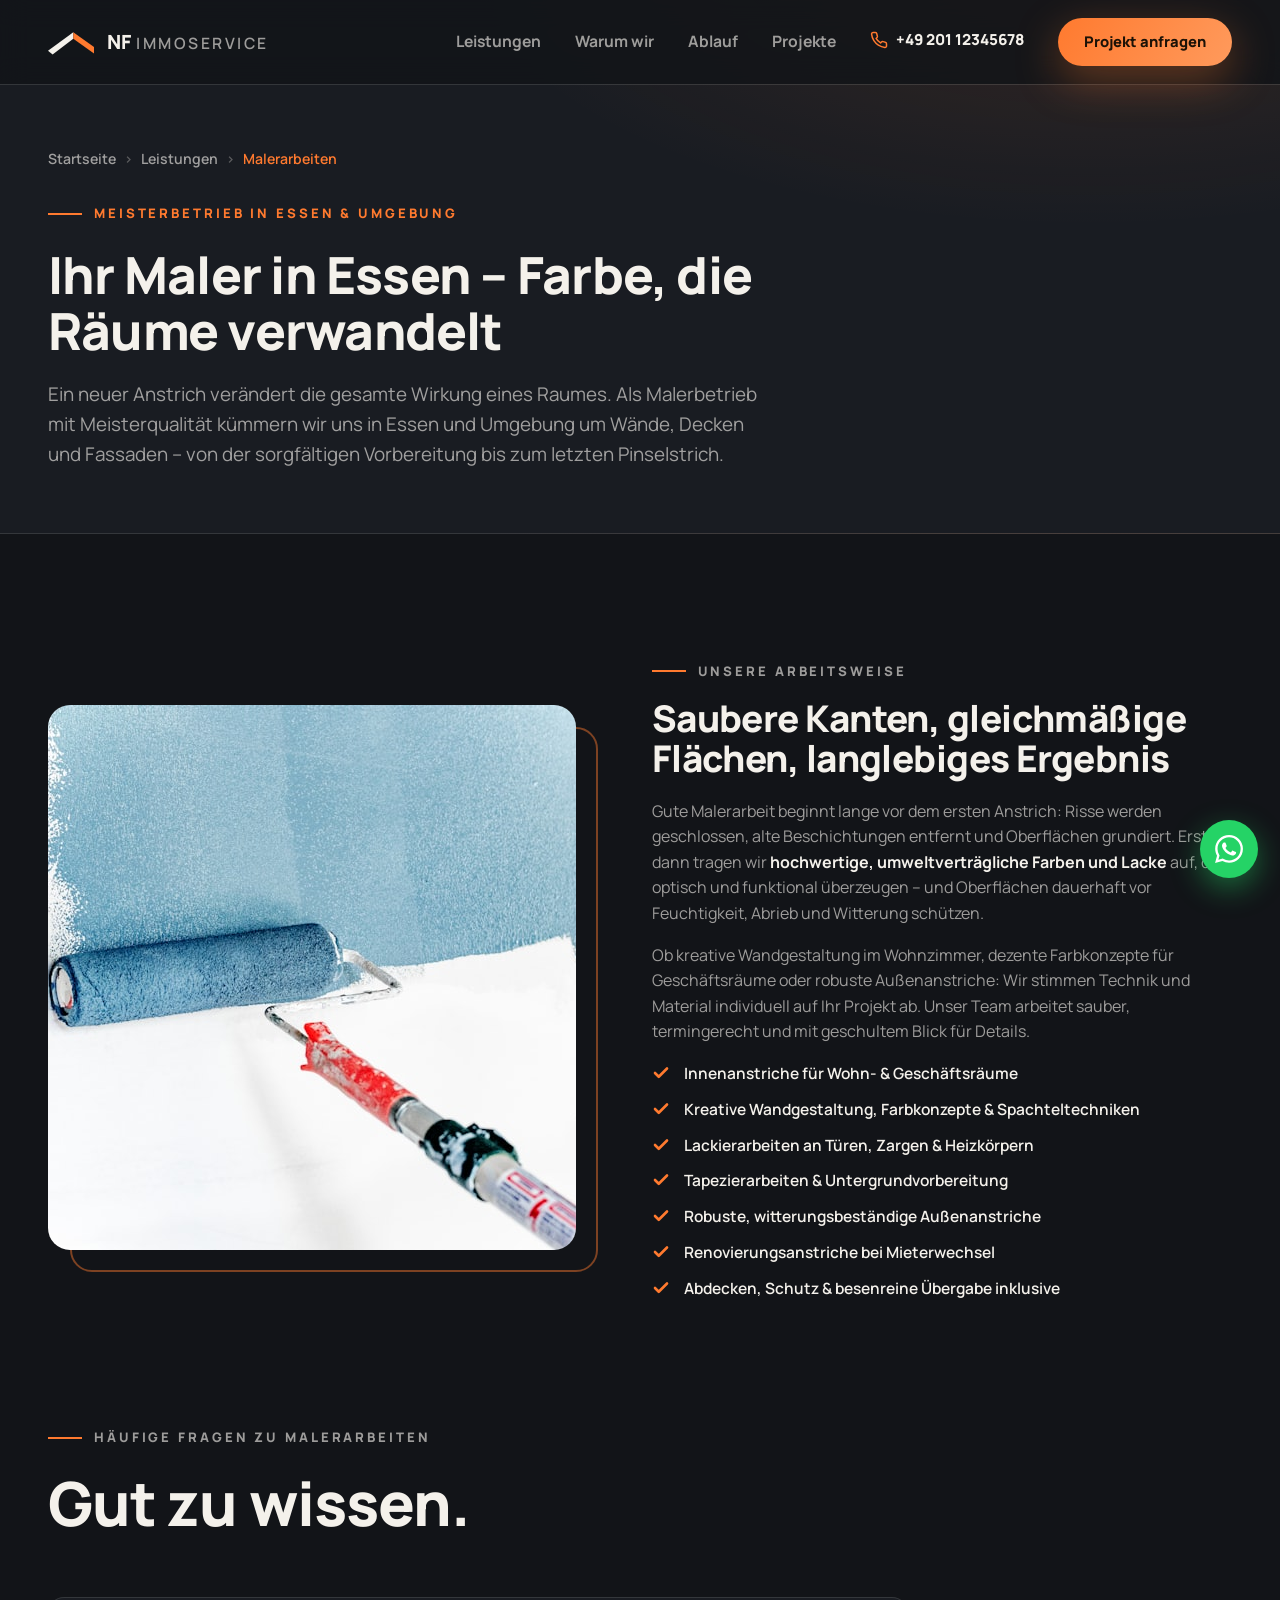
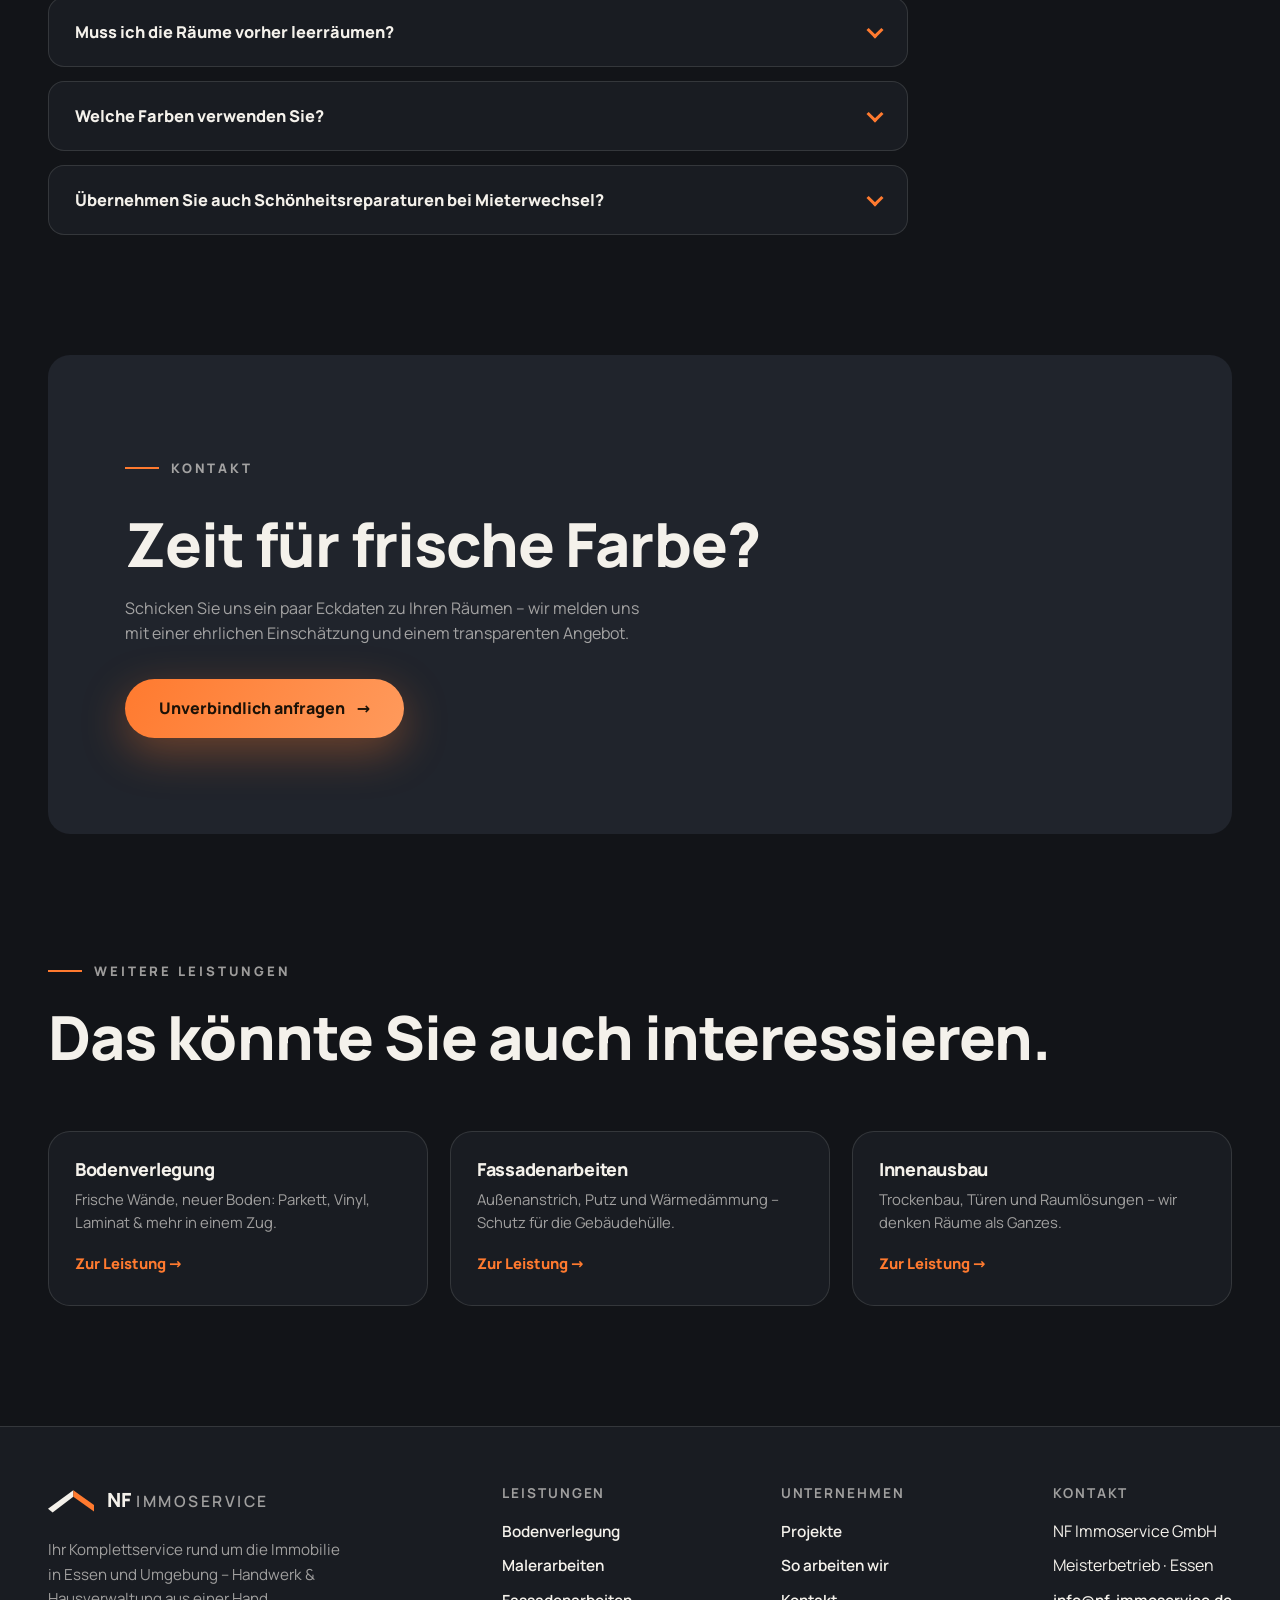
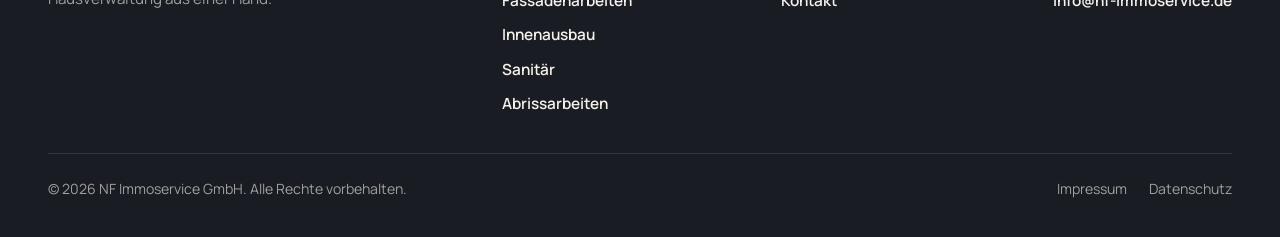
<file: leistungen/malerarbeiten/index.html>
<!DOCTYPE html>
<html lang="de">
<head>
    <meta charset="UTF-8">
    <meta name="viewport" content="width=device-width, initial-scale=1.0">

    <title>Maler Essen – Malerbetrieb für Innen- &amp; Außenanstriche | NF Immoservice</title>
    <meta name="description" content="Ihr Maler in Essen: Malerbetrieb für Innenanstriche, Fassadenanstriche, Wandgestaltung und Lackierarbeiten – Meisterqualität, sauber und termintreu. Jetzt Angebot anfragen.">
    <meta name="robots" content="index, follow, max-image-preview:large">
    <link rel="canonical" href="https://www.nf-immoservice.de/leistungen/malerarbeiten/">

    <meta property="og:type" content="website">
    <meta property="og:locale" content="de_DE">
    <meta property="og:site_name" content="NF Immoservice GmbH">
    <meta property="og:title" content="Maler Essen – Malerbetrieb für Innen- &amp; Außenanstriche">
    <meta property="og:description" content="Saubere Kanten, gleichmäßige Flächen, langlebige Beschichtungen – Malerarbeiten vom Meisterbetrieb in Essen und Umgebung.">
    <meta property="og:url" content="https://www.nf-immoservice.de/leistungen/malerarbeiten/">
    <meta property="og:image" content="https://www.nf-immoservice.de/og-image.png">

    <link rel="icon" type="image/svg+xml" href="../../favicon.svg">
    <link rel="apple-touch-icon" href="../../apple-touch-icon.png">
    <meta name="theme-color" content="#121418">
    <link rel="preload" href="../../fonts/manrope-latin.woff2" as="font" type="font/woff2" crossorigin>
    <link rel="stylesheet" href="../../v2.css">

    <script type="application/ld+json">
    {
      "@context": "https://schema.org",
      "@type": "Service",
      "name": "Malerarbeiten",
      "serviceType": "Maler / Malerbetrieb – Innen- und Außenanstriche, Wandgestaltung, Lackierarbeiten",
      "description": "Innen- und Außenanstriche, kreative Wandgestaltung und Lackierarbeiten mit hochwertigen, umweltverträglichen Materialien.",
      "areaServed": "Essen und Umgebung",
      "provider": {
        "@type": "HomeAndConstructionBusiness",
        "@id": "https://www.nf-immoservice.de/#business",
        "name": "NF Immoservice GmbH",
        "email": "info@nf-immoservice.de",
        "url": "https://www.nf-immoservice.de/"
      }
    }
    </script>
    <script type="application/ld+json">
    {
      "@context": "https://schema.org",
      "@type": "BreadcrumbList",
      "itemListElement": [
        { "@type": "ListItem", "position": 1, "name": "Startseite", "item": "https://www.nf-immoservice.de/" },
        { "@type": "ListItem", "position": 2, "name": "Leistungen", "item": "https://www.nf-immoservice.de/#leistungen" },
        { "@type": "ListItem", "position": 3, "name": "Malerarbeiten", "item": "https://www.nf-immoservice.de/leistungen/malerarbeiten/" }
      ]
    }
    </script>
    <script type="application/ld+json">
    {
      "@context": "https://schema.org",
      "@type": "FAQPage",
      "mainEntity": [
        {
          "@type": "Question",
          "name": "Muss ich die Räume vor den Malerarbeiten leerräumen?",
          "acceptedAnswer": { "@type": "Answer", "text": "Nein, das ist meist nicht nötig. Wir rücken Möbel zusammen, decken alles sorgfältig ab und schützen Böden und Einbauten. Nach getaner Arbeit übergeben wir die Räume besenrein." }
        },
        {
          "@type": "Question",
          "name": "Welche Farben verwenden Sie?",
          "acceptedAnswer": { "@type": "Answer", "text": "Wir arbeiten mit hochwertigen Marken-Farben und -Lacken, die emissionsarm und langlebig sind. Für Allergiker, Feuchträume oder stark beanspruchte Flächen wählen wir das jeweils passende Produkt und beraten Sie transparent." }
        },
        {
          "@type": "Question",
          "name": "Übernehmen Sie auch Schönheitsreparaturen bei Mieterwechsel?",
          "acceptedAnswer": { "@type": "Answer", "text": "Ja. Für private Eigentümer und Hausverwaltungen übernehmen wir Renovierungsanstriche bei Mieterwechsel – schnell, sauber und zu planbaren Konditionen." }
        }
      ]
    }
    </script>
</head>
<body>

    <a class="skip-link" href="#main">Zum Inhalt springen</a>

    <header class="header scrolled">
        <div class="header-inner">
            <a href="../../index.html" class="brand" aria-label="NF Immoservice – zur Startseite">
                <svg width="46" height="34" viewBox="0 0 100 62" aria-hidden="true" focusable="false">
                    <polygon points="0,50 55,10 55,24 10,58" fill="#F4F1EB"/>
                    <polygon points="55,10 100,42 100,56 55,24" fill="#FF7A2F"/>
                </svg>
                <span class="brand-text">NF <em>Immoservice</em></span>
            </a>
            <nav class="nav-desktop" aria-label="Hauptnavigation">
                <a href="../../index.html#leistungen">Leistungen</a>
                <a href="../../index.html#warum">Warum wir</a>
                <a href="../../index.html#ablauf">Ablauf</a>
                <a href="../../projekte/">Projekte</a>
                <span data-phone-slot="header" hidden></span>
                <a href="../../index.html#kontakt" class="btn btn-solid">Projekt anfragen</a>
            </nav>
            <button class="menu-btn" id="menuBtn" aria-label="Menü öffnen" aria-expanded="false" aria-controls="mobileMenu">
                <span class="hamburger" aria-hidden="true"><span></span><span></span><span></span></span>
            </button>
        </div>
    </header>

    <div class="mobile-menu" id="mobileMenu">
        <nav class="mobile-nav" aria-label="Mobile Navigation">
            <a href="../../index.html">Startseite</a>
            <a href="../bodenverlegung/">Bodenverlegung</a>
            <a href="./" aria-current="page">Malerarbeiten</a>
            <a href="../fassadenarbeiten/">Fassadenarbeiten</a>
            <a href="../innenausbau/">Innenausbau</a>
            <a href="../sanitaer/">Sanitär</a>
            <a href="../abrissarbeiten/">Abrissarbeiten</a>
            <a href="../../projekte/">Projekte</a>
            <a href="../../index.html#kontakt" class="mobile-cta">Projekt anfragen</a>
        </nav>
    </div>

    <main id="main">

        <section class="page-hero">
            <div class="wrap">
                <ol class="breadcrumb">
                    <li><a href="../../index.html">Startseite</a></li>
                    <li><a href="../../index.html#leistungen">Leistungen</a></li>
                    <li aria-current="page">Malerarbeiten</li>
                </ol>
                <p class="kicker">Meisterbetrieb in Essen &amp; Umgebung</p>
                <h1>Ihr Maler in Essen – Farbe, die Räume verwandelt</h1>
                <p class="lead">Ein neuer Anstrich verändert die gesamte Wirkung eines Raumes. Als Malerbetrieb mit Meisterqualität kümmern wir uns in Essen und Umgebung um Wände, Decken und Fassaden – von der sorgfältigen Vorbereitung bis zum letzten Pinselstrich.</p>
            </div>
        </section>

        <section class="section">
            <div class="wrap detail-grid">
                <div class="detail-media" data-reveal>
                    <img src="../../images/malerarbeiten-detail.jpg" alt="Frisch gestrichene Wände in warmen Farbtönen" width="780" height="545" loading="lazy">
                </div>
                <div class="detail-copy" data-reveal>
                    <p class="kicker">Unsere Arbeitsweise</p>
                    <h2>Saubere Kanten, gleichmäßige Flächen, langlebiges Ergebnis</h2>
                        <p>Gute Malerarbeit beginnt lange vor dem ersten Anstrich: Risse werden geschlossen, alte Beschichtungen entfernt und Oberflächen grundiert. Erst dann tragen wir <strong>hochwertige, umweltverträgliche Farben und Lacke</strong> auf, die optisch und funktional überzeugen – und Oberflächen dauerhaft vor Feuchtigkeit, Abrieb und Witterung schützen.</p>
                        <p>Ob kreative Wandgestaltung im Wohnzimmer, dezente Farbkonzepte für Geschäftsräume oder robuste Außenanstriche: Wir stimmen Technik und Material individuell auf Ihr Projekt ab. Unser Team arbeitet sauber, termingerecht und mit geschultem Blick für Details.</p>
                    <ul class="check-list">
                            <li>Innenanstriche für Wohn- &amp; Geschäftsräume</li>
                            <li>Kreative Wandgestaltung, Farbkonzepte &amp; Spachteltechniken</li>
                            <li>Lackierarbeiten an Türen, Zargen &amp; Heizkörpern</li>
                            <li>Tapezierarbeiten &amp; Untergrundvorbereitung</li>
                            <li>Robuste, witterungsbeständige Außenanstriche</li>
                            <li>Renovierungsanstriche bei Mieterwechsel</li>
                            <li>Abdecken, Schutz &amp; besenreine Übergabe inklusive</li>
                    </ul>
                </div>
            </div>
        </section>

        <section class="section" style="padding-top: 0;">
            <div class="wrap">
                <div class="section-head" data-reveal>
                    <div>
                        <p class="kicker">Häufige Fragen zu Malerarbeiten</p>
                        <h2 class="h2">Gut zu wissen.</h2>
                    </div>
                </div>
                <div class="faq-list" style="max-width: 860px;">
                    <details class="faq-item" data-reveal>
                        <summary>Muss ich die Räume vorher leerräumen?<span class="faq-chevron" aria-hidden="true"></span></summary>
                        <div class="faq-answer"><p>Nein, das ist meist nicht nötig. Wir rücken Möbel zusammen, decken alles sorgfältig ab und schützen Böden und Einbauten. Nach getaner Arbeit übergeben wir die Räume besenrein.</p></div>
                    </details>
                    <details class="faq-item" data-reveal>
                        <summary>Welche Farben verwenden Sie?<span class="faq-chevron" aria-hidden="true"></span></summary>
                        <div class="faq-answer"><p>Wir arbeiten mit hochwertigen Marken-Farben und -Lacken, die emissionsarm und langlebig sind. Für Allergiker, Feuchträume oder stark beanspruchte Flächen wählen wir das jeweils passende Produkt und beraten Sie transparent.</p></div>
                    </details>
                    <details class="faq-item" data-reveal>
                        <summary>Übernehmen Sie auch Schönheitsreparaturen bei Mieterwechsel?<span class="faq-chevron" aria-hidden="true"></span></summary>
                        <div class="faq-answer"><p>Ja. Für private Eigentümer und Hausverwaltungen übernehmen wir Renovierungsanstriche bei Mieterwechsel – schnell, sauber und zu planbaren Konditionen.</p></div>
                    </details>
                </div>
            </div>
        </section>

        <section class="section" style="padding-top: 0;">
            <div class="wrap">
                <div class="strip" data-reveal>
                    <p class="kicker">Kontakt</p>
                    <h2 class="h2">Zeit für frische Farbe?</h2>
                    <p>Schicken Sie uns ein paar Eckdaten zu Ihren Räumen – wir melden uns mit einer ehrlichen Einschätzung und einem transparenten Angebot.</p>
                    <a href="../../index.html#kontakt" class="btn btn-solid">Unverbindlich anfragen <span class="arr" aria-hidden="true">→</span></a>
                </div>
            </div>
        </section>

        <section class="section" style="padding-top: 0;">
            <div class="wrap">
                <div class="section-head" data-reveal>
                    <div>
                        <p class="kicker">Weitere Leistungen</p>
                        <h2 class="h2">Das könnte Sie auch interessieren.</h2>
                    </div>
                </div>
                <div class="related-grid">
                    <a href="../bodenverlegung/" class="related-card" data-reveal>
                        <h3>Bodenverlegung</h3>
                        <p>Frische Wände, neuer Boden: Parkett, Vinyl, Laminat &amp; mehr in einem Zug.</p>
                        <span class="link-arrow">Zur Leistung <span aria-hidden="true">→</span></span>
                    </a>
                    <a href="../fassadenarbeiten/" class="related-card" data-reveal>
                        <h3>Fassadenarbeiten</h3>
                        <p>Außenanstrich, Putz und Wärmedämmung – Schutz für die Gebäudehülle.</p>
                        <span class="link-arrow">Zur Leistung <span aria-hidden="true">→</span></span>
                    </a>
                    <a href="../innenausbau/" class="related-card" data-reveal>
                        <h3>Innenausbau</h3>
                        <p>Trockenbau, Türen und Raumlösungen – wir denken Räume als Ganzes.</p>
                        <span class="link-arrow">Zur Leistung <span aria-hidden="true">→</span></span>
                    </a>
                </div>
            </div>
        </section>
    </main>

    <footer class="footer">
        <div class="wrap">
            <div class="footer-grid">
                <div>
                    <a href="../../index.html" class="brand" aria-label="NF Immoservice – zur Startseite">
                        <svg width="46" height="34" viewBox="0 0 100 62" aria-hidden="true" focusable="false">
                            <polygon points="0,50 55,10 55,24 10,58" fill="#F4F1EB"/>
                            <polygon points="55,10 100,42 100,56 55,24" fill="#FF7A2F"/>
                        </svg>
                        <span class="brand-text">NF <em>Immoservice</em></span>
                    </a>
                    <p class="footer-tagline">Ihr Komplettservice rund um die Immobilie in Essen und Umgebung – Handwerk &amp; Hausverwaltung aus einer Hand.</p>
                </div>
                <div class="footer-col">
                    <h4>Leistungen</h4>
                    <ul>
                        <li><a href="../bodenverlegung/">Bodenverlegung</a></li>
                        <li><a href="./">Malerarbeiten</a></li>
                        <li><a href="../fassadenarbeiten/">Fassadenarbeiten</a></li>
                        <li><a href="../innenausbau/">Innenausbau</a></li>
                        <li><a href="../sanitaer/">Sanitär</a></li>
                        <li><a href="../abrissarbeiten/">Abrissarbeiten</a></li>
                    </ul>
                </div>
                <div class="footer-col">
                    <h4>Unternehmen</h4>
                    <ul>
                        <li><a href="../../projekte/">Projekte</a></li>
                        <li><a href="../../index.html#ablauf">So arbeiten wir</a></li>
                        <li><a href="../../index.html#kontakt">Kontakt</a></li>
                    </ul>
                </div>
                <div class="footer-col">
                    <h4>Kontakt</h4>
                    <ul>
                        <li>NF Immoservice GmbH</li>
                        <li>Meisterbetrieb · Essen</li>
                        <li><a href="mailto:info@nf-immoservice.de">info@nf-immoservice.de</a></li>
                    </ul>
                </div>
            </div>
            <div class="footer-bottom">
                <p>&copy; <span id="year">2026</span> NF Immoservice GmbH. Alle Rechte vorbehalten.</p>
                <div class="footer-legal">
                    <a href="../../impressum.html">Impressum</a>
                    <a href="../../datenschutz.html">Datenschutz</a>
                </div>
            </div>
        </div>
    </footer>

    <script src="../../site.js" defer></script>
</body>
</html>
</file>
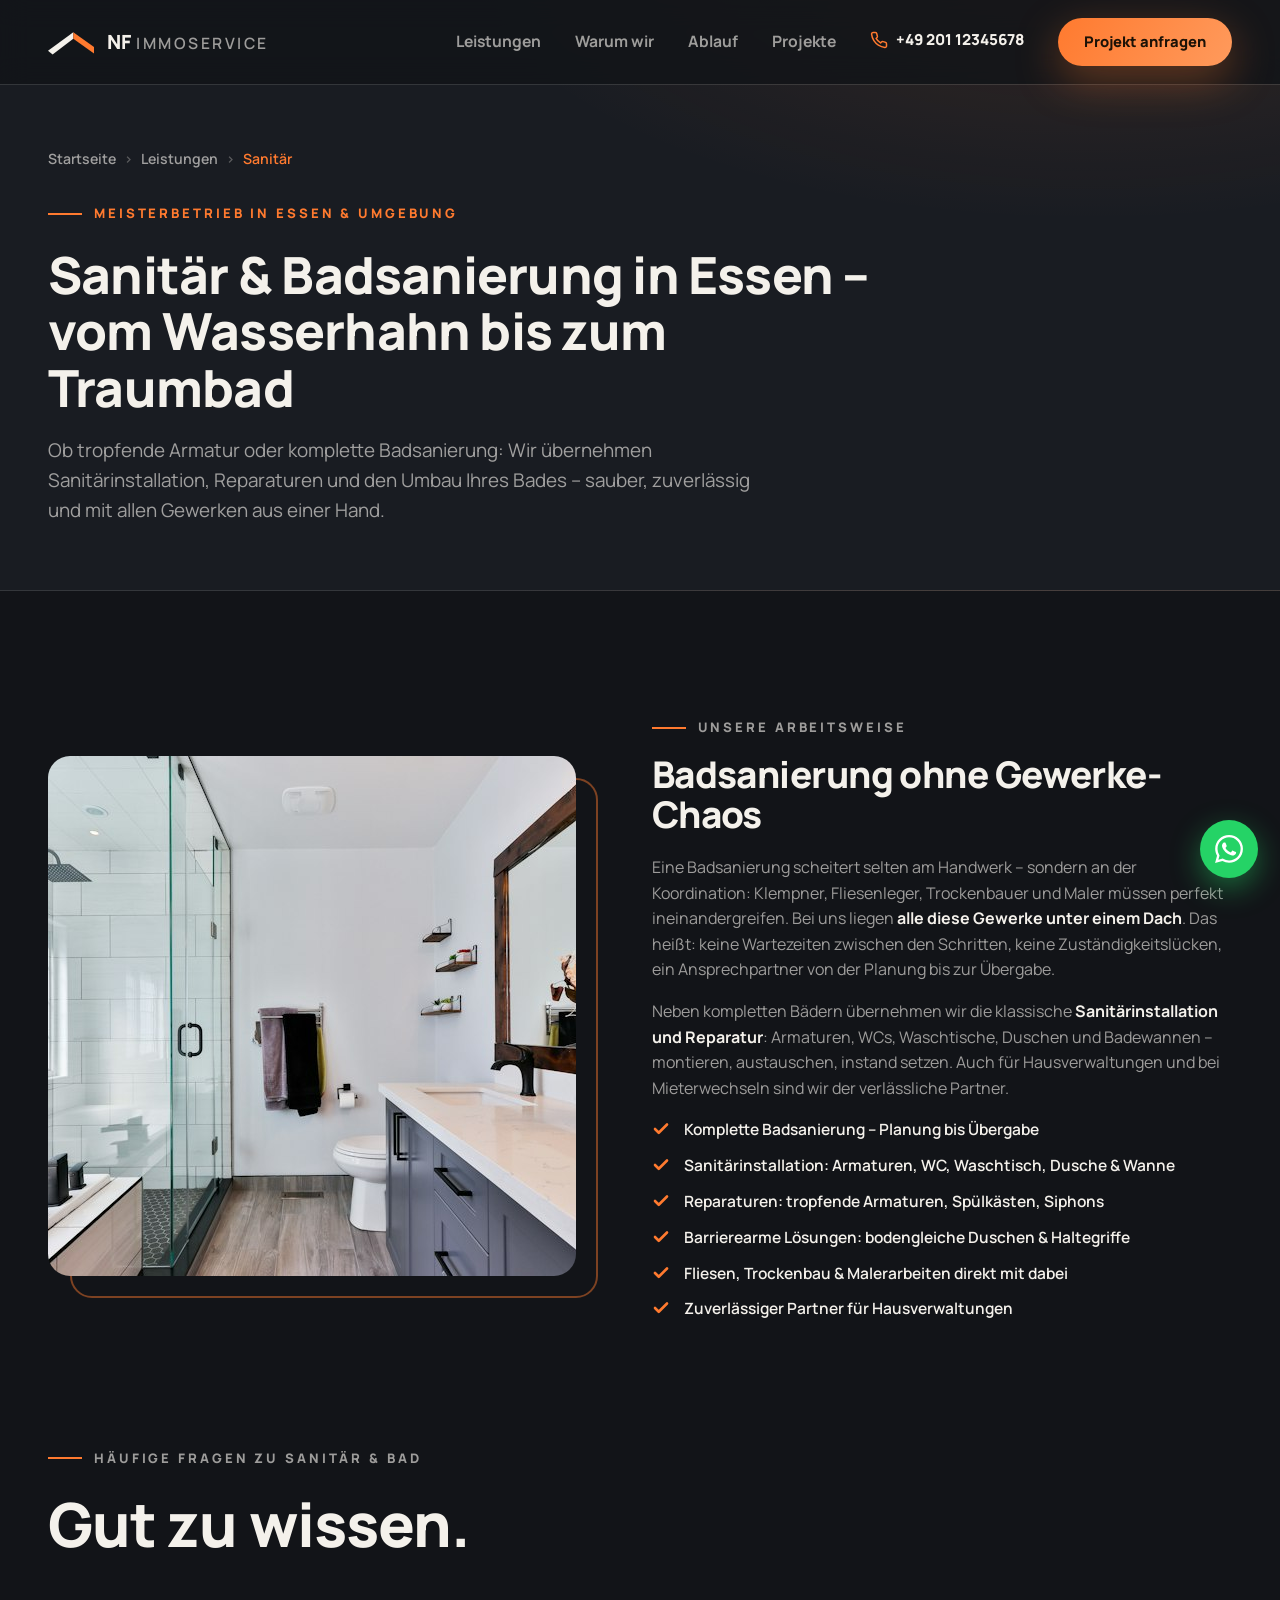
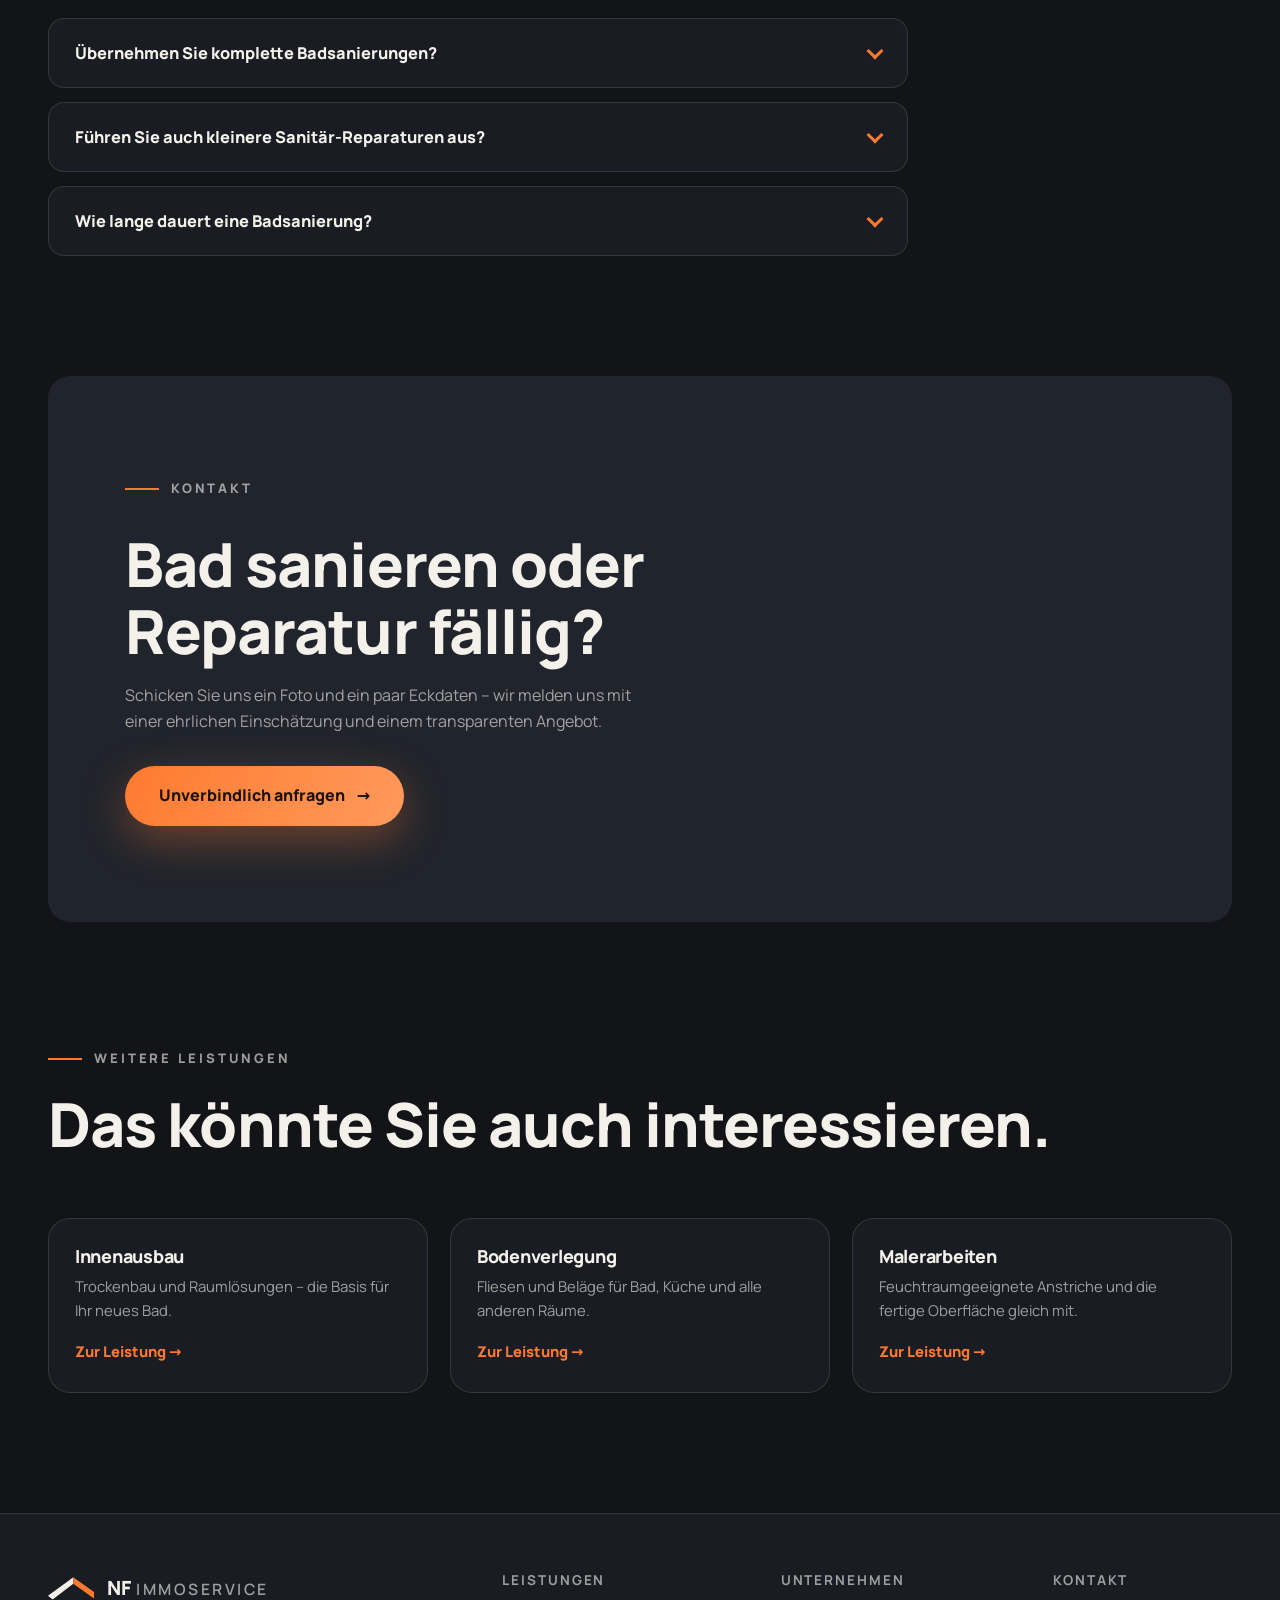
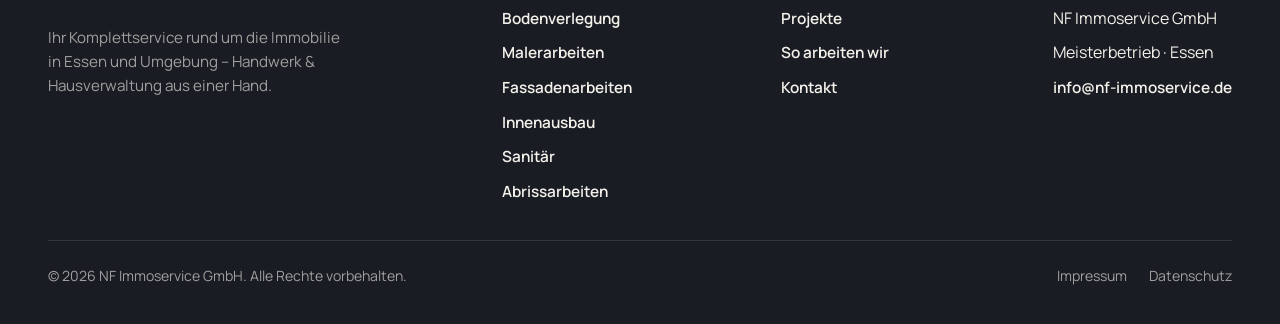
<file: leistungen/sanitaer/index.html>
<!DOCTYPE html>
<html lang="de">
<head>
    <meta charset="UTF-8">
    <meta name="viewport" content="width=device-width, initial-scale=1.0">

    <title>Sanitär Essen – Klempner &amp; Badsanierung vom Meisterbetrieb | NF Immoservice</title>
    <meta name="description" content="Ihr Sanitär-Partner in Essen: Badsanierung aus einer Hand, Sanitärinstallation, Reparaturen und Armaturenmontage – vom Meisterbetrieb, sauber und termintreu. Jetzt Angebot anfragen.">
    <meta name="robots" content="index, follow, max-image-preview:large">
    <link rel="canonical" href="https://www.nf-immoservice.de/leistungen/sanitaer/">

    <meta property="og:type" content="website">
    <meta property="og:locale" content="de_DE">
    <meta property="og:site_name" content="NF Immoservice GmbH">
    <meta property="og:title" content="Sanitär Essen – Klempner &amp; Badsanierung vom Meisterbetrieb">
    <meta property="og:description" content="Badsanierung aus einer Hand, Sanitärinstallation und Reparaturen – vom Meisterbetrieb in Essen und Umgebung.">
    <meta property="og:url" content="https://www.nf-immoservice.de/leistungen/sanitaer/">
    <meta property="og:image" content="https://www.nf-immoservice.de/og-image.png">

    <link rel="icon" type="image/svg+xml" href="../../favicon.svg">
    <link rel="apple-touch-icon" href="../../apple-touch-icon.png">
    <meta name="theme-color" content="#121418">
    <link rel="preload" href="../../fonts/manrope-latin.woff2" as="font" type="font/woff2" crossorigin>
    <link rel="stylesheet" href="../../v2.css">

    <script type="application/ld+json">
    {
      "@context": "https://schema.org",
      "@type": "Service",
      "name": "Sanitär",
      "serviceType": "Sanitär / Klempner – Badsanierung, Sanitärinstallation, Reparaturen",
      "description": "Badsanierung aus einer Hand, Sanitärinstallation, Reparatur und Austausch von Armaturen, WCs, Duschen und Waschtischen.",
      "areaServed": "Essen und Umgebung",
      "provider": {
        "@type": "HomeAndConstructionBusiness",
        "@id": "https://www.nf-immoservice.de/#business",
        "name": "NF Immoservice GmbH",
        "email": "info@nf-immoservice.de",
        "url": "https://www.nf-immoservice.de/"
      }
    }
    </script>
    <script type="application/ld+json">
    {
      "@context": "https://schema.org",
      "@type": "BreadcrumbList",
      "itemListElement": [
        { "@type": "ListItem", "position": 1, "name": "Startseite", "item": "https://www.nf-immoservice.de/" },
        { "@type": "ListItem", "position": 2, "name": "Leistungen", "item": "https://www.nf-immoservice.de/#leistungen" },
        { "@type": "ListItem", "position": 3, "name": "Sanitär", "item": "https://www.nf-immoservice.de/leistungen/sanitaer/" }
      ]
    }
    </script>
    <script type="application/ld+json">
    {
      "@context": "https://schema.org",
      "@type": "FAQPage",
      "mainEntity": [
        {
          "@type": "Question",
          "name": "Übernehmen Sie komplette Badsanierungen?",
          "acceptedAnswer": { "@type": "Answer", "text": "Ja – und genau hier spielen wir unsere Stärke aus: Sanitärinstallation, Fliesen, Trockenbau und Malerarbeiten kommen bei uns aus einer Hand. Sie bekommen ein fertiges Bad mit einem Ansprechpartner, ohne mehrere Firmen koordinieren zu müssen." }
        },
        {
          "@type": "Question",
          "name": "Führen Sie auch kleinere Sanitär-Reparaturen aus?",
          "acceptedAnswer": { "@type": "Answer", "text": "Ja. Tropfende Armaturen, laufende Spülkästen, defekte Siphons oder der Austausch von WC, Waschtisch und Duschkabine – wir übernehmen auch kleine Aufträge zuverlässig und zu fairen Konditionen." }
        },
        {
          "@type": "Question",
          "name": "Wie lange dauert eine Badsanierung?",
          "acceptedAnswer": { "@type": "Answer", "text": "Je nach Größe und Umfang in der Regel zwei bis vier Wochen. Nach der Besichtigung erhalten Sie von uns einen verbindlichen Zeitplan – und weil alle Gewerke bei uns liegen, gibt es keine Wartezeiten zwischen den Arbeitsschritten." }
        }
      ]
    }
    </script>
</head>
<body>

    <a class="skip-link" href="#main">Zum Inhalt springen</a>

    <header class="header scrolled">
        <div class="header-inner">
            <a href="../../index.html" class="brand" aria-label="NF Immoservice – zur Startseite">
                <svg width="46" height="34" viewBox="0 0 100 62" aria-hidden="true" focusable="false">
                    <polygon points="0,50 55,10 55,24 10,58" fill="#F4F1EB"/>
                    <polygon points="55,10 100,42 100,56 55,24" fill="#FF7A2F"/>
                </svg>
                <span class="brand-text">NF <em>Immoservice</em></span>
            </a>
            <nav class="nav-desktop" aria-label="Hauptnavigation">
                <a href="../../index.html#leistungen">Leistungen</a>
                <a href="../../index.html#warum">Warum wir</a>
                <a href="../../index.html#ablauf">Ablauf</a>
                <a href="../../projekte/">Projekte</a>
                <span data-phone-slot="header" hidden></span>
                <a href="../../index.html#kontakt" class="btn btn-solid">Projekt anfragen</a>
            </nav>
            <button class="menu-btn" id="menuBtn" aria-label="Menü öffnen" aria-expanded="false" aria-controls="mobileMenu">
                <span class="hamburger" aria-hidden="true"><span></span><span></span><span></span></span>
            </button>
        </div>
    </header>

    <div class="mobile-menu" id="mobileMenu">
        <nav class="mobile-nav" aria-label="Mobile Navigation">
            <a href="../../index.html">Startseite</a>
            <a href="../bodenverlegung/">Bodenverlegung</a>
            <a href="../malerarbeiten/">Malerarbeiten</a>
            <a href="../fassadenarbeiten/">Fassadenarbeiten</a>
            <a href="../innenausbau/">Innenausbau</a>
            <a href="./" aria-current="page">Sanitär</a>
            <a href="../abrissarbeiten/">Abrissarbeiten</a>
            <a href="../../projekte/">Projekte</a>
            <a href="../../index.html#kontakt" class="mobile-cta">Projekt anfragen</a>
        </nav>
    </div>

    <main id="main">

        <section class="page-hero">
            <div class="wrap">
                <ol class="breadcrumb">
                    <li><a href="../../index.html">Startseite</a></li>
                    <li><a href="../../index.html#leistungen">Leistungen</a></li>
                    <li aria-current="page">Sanitär</li>
                </ol>
                <p class="kicker">Meisterbetrieb in Essen &amp; Umgebung</p>
                <h1>Sanitär &amp; Badsanierung in Essen – vom Wasserhahn bis zum Traumbad</h1>
                <p class="lead">Ob tropfende Armatur oder komplette Badsanierung: Wir übernehmen Sanitärinstallation, Reparaturen und den Umbau Ihres Bades – sauber, zuverlässig und mit allen Gewerken aus einer Hand.</p>
            </div>
        </section>

        <section class="section">
            <div class="wrap detail-grid">
                <div class="detail-media" data-reveal>
                    <img src="../../images/sanitaer-detail.jpg" alt="Modern saniertes Badezimmer mit ebenerdiger Dusche" width="780" height="520" loading="lazy">
                </div>
                <div class="detail-copy" data-reveal>
                    <p class="kicker">Unsere Arbeitsweise</p>
                    <h2>Badsanierung ohne Gewerke-Chaos</h2>
                        <p>Eine Badsanierung scheitert selten am Handwerk – sondern an der Koordination: Klempner, Fliesenleger, Trockenbauer und Maler müssen perfekt ineinandergreifen. Bei uns liegen <strong>alle diese Gewerke unter einem Dach</strong>. Das heißt: keine Wartezeiten zwischen den Schritten, keine Zuständigkeitslücken, ein Ansprechpartner von der Planung bis zur Übergabe.</p>
                        <p>Neben kompletten Bädern übernehmen wir die klassische <strong>Sanitärinstallation und Reparatur</strong>: Armaturen, WCs, Waschtische, Duschen und Badewannen – montieren, austauschen, instand setzen. Auch für Hausverwaltungen und bei Mieterwechseln sind wir der verlässliche Partner.</p>
                    <ul class="check-list">
                            <li>Komplette Badsanierung – Planung bis Übergabe</li>
                            <li>Sanitärinstallation: Armaturen, WC, Waschtisch, Dusche &amp; Wanne</li>
                            <li>Reparaturen: tropfende Armaturen, Spülkästen, Siphons</li>
                            <li>Barrierearme Lösungen: bodengleiche Duschen &amp; Haltegriffe</li>
                            <li>Fliesen, Trockenbau &amp; Malerarbeiten direkt mit dabei</li>
                            <li>Zuverlässiger Partner für Hausverwaltungen</li>
                    </ul>
                </div>
            </div>
        </section>

        <section class="section" style="padding-top: 0;">
            <div class="wrap">
                <div class="section-head" data-reveal>
                    <div>
                        <p class="kicker">Häufige Fragen zu Sanitär &amp; Bad</p>
                        <h2 class="h2">Gut zu wissen.</h2>
                    </div>
                </div>
                <div class="faq-list" style="max-width: 860px;">
                    <details class="faq-item" data-reveal>
                        <summary>Übernehmen Sie komplette Badsanierungen?<span class="faq-chevron" aria-hidden="true"></span></summary>
                        <div class="faq-answer"><p>Ja – und genau hier spielen wir unsere Stärke aus: Sanitärinstallation, Fliesen, Trockenbau und Malerarbeiten kommen bei uns aus einer Hand. Sie bekommen ein fertiges Bad mit einem Ansprechpartner, ohne mehrere Firmen koordinieren zu müssen.</p></div>
                    </details>
                    <details class="faq-item" data-reveal>
                        <summary>Führen Sie auch kleinere Sanitär-Reparaturen aus?<span class="faq-chevron" aria-hidden="true"></span></summary>
                        <div class="faq-answer"><p>Ja. Tropfende Armaturen, laufende Spülkästen, defekte Siphons oder der Austausch von WC, Waschtisch und Duschkabine – wir übernehmen auch kleine Aufträge zuverlässig und zu fairen Konditionen.</p></div>
                    </details>
                    <details class="faq-item" data-reveal>
                        <summary>Wie lange dauert eine Badsanierung?<span class="faq-chevron" aria-hidden="true"></span></summary>
                        <div class="faq-answer"><p>Je nach Größe und Umfang in der Regel zwei bis vier Wochen. Nach der Besichtigung erhalten Sie von uns einen verbindlichen Zeitplan – und weil alle Gewerke bei uns liegen, gibt es keine Wartezeiten zwischen den Arbeitsschritten.</p></div>
                    </details>
                </div>
            </div>
        </section>

        <section class="section" style="padding-top: 0;">
            <div class="wrap">
                <div class="strip" data-reveal>
                    <p class="kicker">Kontakt</p>
                    <h2 class="h2">Bad sanieren oder Reparatur fällig?</h2>
                    <p>Schicken Sie uns ein Foto und ein paar Eckdaten – wir melden uns mit einer ehrlichen Einschätzung und einem transparenten Angebot.</p>
                    <a href="../../index.html#kontakt" class="btn btn-solid">Unverbindlich anfragen <span class="arr" aria-hidden="true">→</span></a>
                </div>
            </div>
        </section>

        <section class="section" style="padding-top: 0;">
            <div class="wrap">
                <div class="section-head" data-reveal>
                    <div>
                        <p class="kicker">Weitere Leistungen</p>
                        <h2 class="h2">Das könnte Sie auch interessieren.</h2>
                    </div>
                </div>
                <div class="related-grid">
                    <a href="../innenausbau/" class="related-card" data-reveal>
                        <h3>Innenausbau</h3>
                        <p>Trockenbau und Raumlösungen – die Basis für Ihr neues Bad.</p>
                        <span class="link-arrow">Zur Leistung <span aria-hidden="true">→</span></span>
                    </a>
                    <a href="../bodenverlegung/" class="related-card" data-reveal>
                        <h3>Bodenverlegung</h3>
                        <p>Fliesen und Beläge für Bad, Küche und alle anderen Räume.</p>
                        <span class="link-arrow">Zur Leistung <span aria-hidden="true">→</span></span>
                    </a>
                    <a href="../malerarbeiten/" class="related-card" data-reveal>
                        <h3>Malerarbeiten</h3>
                        <p>Feuchtraumgeeignete Anstriche und die fertige Oberfläche gleich mit.</p>
                        <span class="link-arrow">Zur Leistung <span aria-hidden="true">→</span></span>
                    </a>
                </div>
            </div>
        </section>
    </main>

    <footer class="footer">
        <div class="wrap">
            <div class="footer-grid">
                <div>
                    <a href="../../index.html" class="brand" aria-label="NF Immoservice – zur Startseite">
                        <svg width="46" height="34" viewBox="0 0 100 62" aria-hidden="true" focusable="false">
                            <polygon points="0,50 55,10 55,24 10,58" fill="#F4F1EB"/>
                            <polygon points="55,10 100,42 100,56 55,24" fill="#FF7A2F"/>
                        </svg>
                        <span class="brand-text">NF <em>Immoservice</em></span>
                    </a>
                    <p class="footer-tagline">Ihr Komplettservice rund um die Immobilie in Essen und Umgebung – Handwerk &amp; Hausverwaltung aus einer Hand.</p>
                </div>
                <div class="footer-col">
                    <h4>Leistungen</h4>
                    <ul>
                        <li><a href="../bodenverlegung/">Bodenverlegung</a></li>
                        <li><a href="../malerarbeiten/">Malerarbeiten</a></li>
                        <li><a href="../fassadenarbeiten/">Fassadenarbeiten</a></li>
                        <li><a href="../innenausbau/">Innenausbau</a></li>
                        <li><a href="./">Sanitär</a></li>
                        <li><a href="../abrissarbeiten/">Abrissarbeiten</a></li>
                    </ul>
                </div>
                <div class="footer-col">
                    <h4>Unternehmen</h4>
                    <ul>
                        <li><a href="../../projekte/">Projekte</a></li>
                        <li><a href="../../index.html#ablauf">So arbeiten wir</a></li>
                        <li><a href="../../index.html#kontakt">Kontakt</a></li>
                    </ul>
                </div>
                <div class="footer-col">
                    <h4>Kontakt</h4>
                    <ul>
                        <li>NF Immoservice GmbH</li>
                        <li>Meisterbetrieb · Essen</li>
                        <li><a href="mailto:info@nf-immoservice.de">info@nf-immoservice.de</a></li>
                    </ul>
                </div>
            </div>
            <div class="footer-bottom">
                <p>&copy; <span id="year">2026</span> NF Immoservice GmbH. Alle Rechte vorbehalten.</p>
                <div class="footer-legal">
                    <a href="../../impressum.html">Impressum</a>
                    <a href="../../datenschutz.html">Datenschutz</a>
                </div>
            </div>
        </div>
    </footer>

    <script src="../../site.js" defer></script>
</body>
</html>
</file>
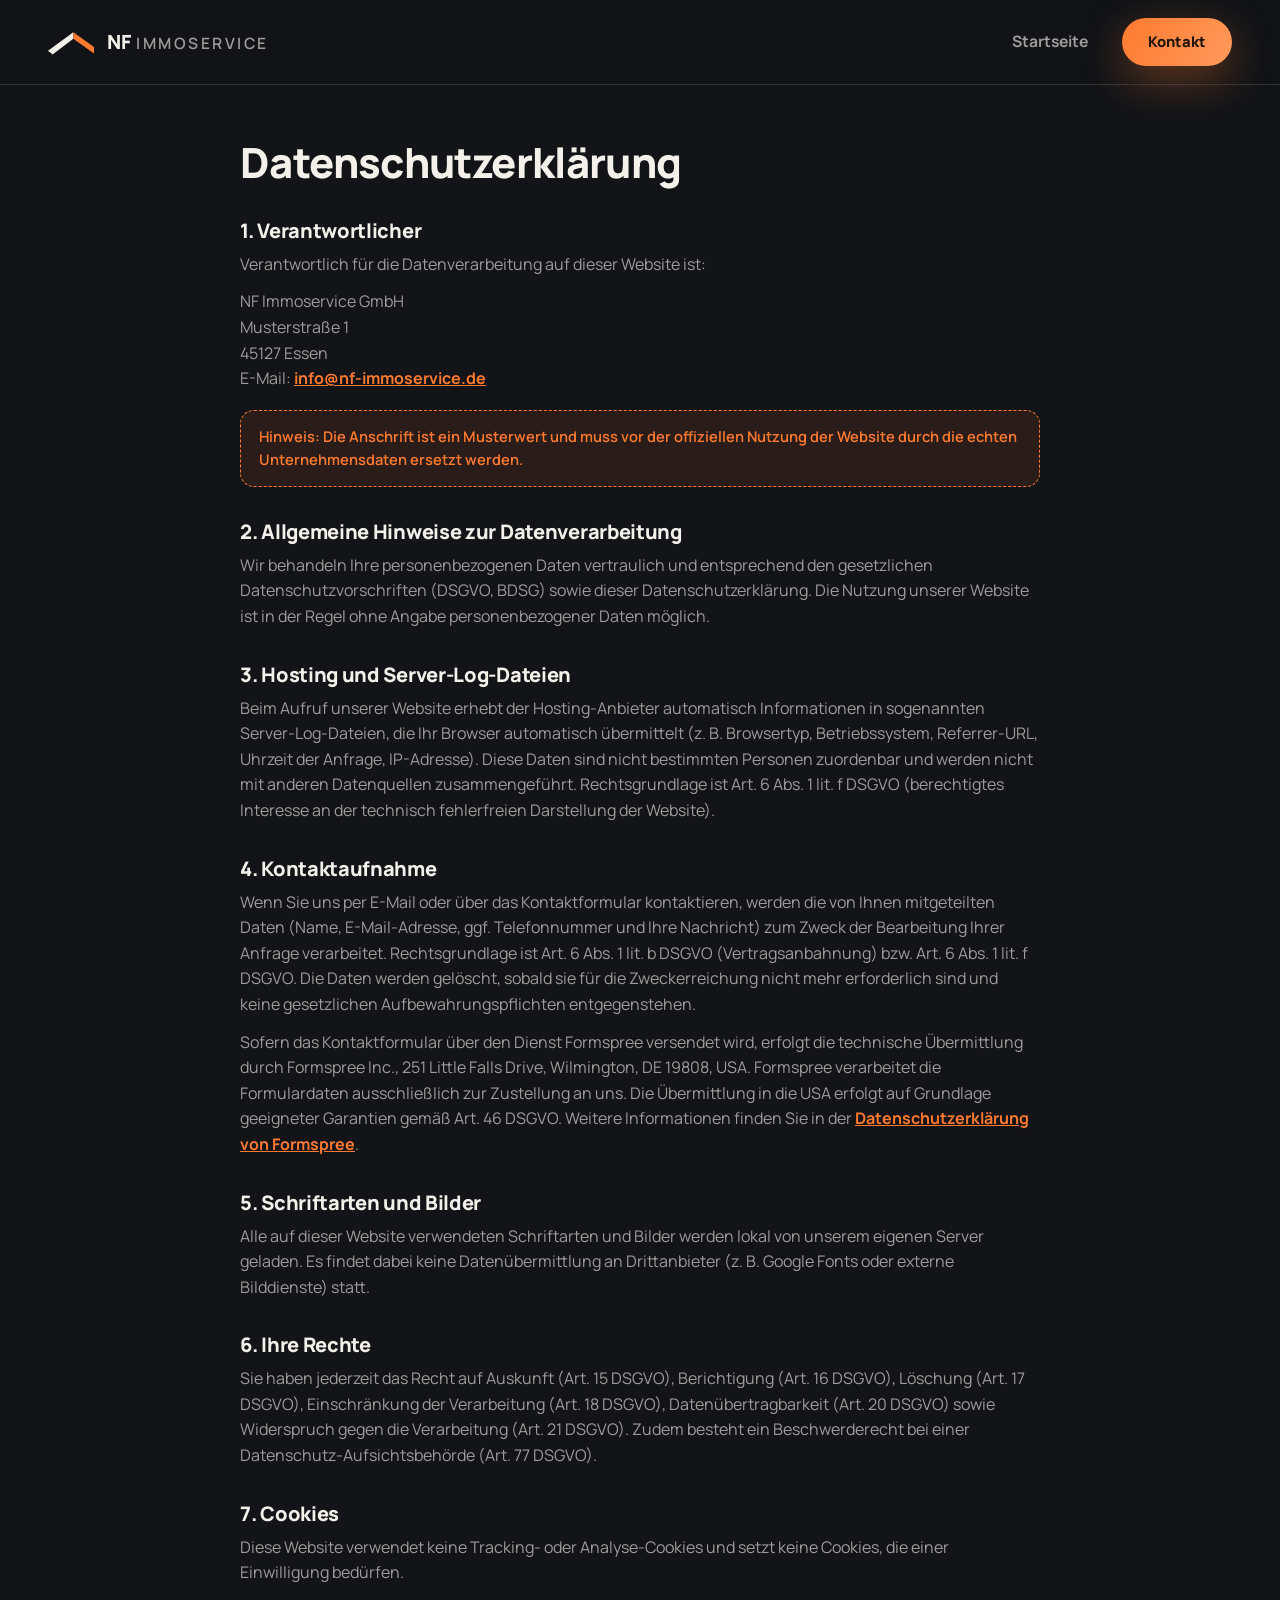
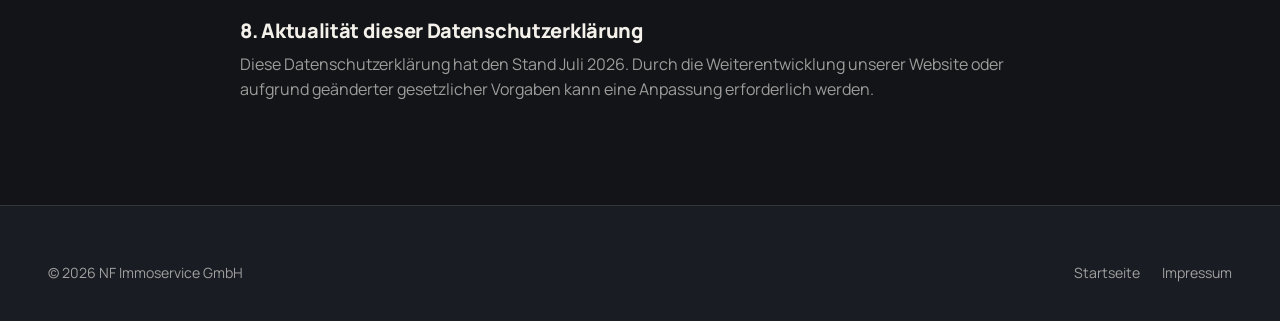
<file: datenschutz.html>
<!DOCTYPE html>
<html lang="de">
<head>
    <meta charset="UTF-8">
    <meta name="viewport" content="width=device-width, initial-scale=1.0">
    <title>Datenschutzerklärung – NF Immoservice GmbH</title>
    <meta name="description" content="Datenschutzerklärung der NF Immoservice GmbH – Informationen zur Verarbeitung personenbezogener Daten gemäß DSGVO.">
    <meta name="robots" content="noindex, follow">
    <link rel="canonical" href="https://www.nf-immoservice.de/datenschutz.html">
    <link rel="icon" type="image/svg+xml" href="favicon.svg">
    <meta name="theme-color" content="#121418">
    <link rel="stylesheet" href="v2.css">
</head>
<body>
    <header class="header scrolled">
        <div class="header-inner">
            <a href="index.html" class="brand" aria-label="NF Immoservice – zur Startseite">
                <svg width="46" height="34" viewBox="0 0 100 62" aria-hidden="true" focusable="false">
                    <polygon points="0,50 55,10 55,24 10,58" fill="#F4F1EB"/>
                    <polygon points="55,10 100,42 100,56 55,24" fill="#FF7A2F"/>
                </svg>
                <span class="brand-text">NF <em>Immoservice</em></span>
            </a>
            <nav class="nav-desktop" aria-label="Hauptnavigation">
                <a href="index.html">Startseite</a>
                <a href="index.html#kontakt" class="btn btn-solid">Kontakt</a>
            </nav>
        </div>
    </header>

    <main class="wrap legal-page">
        <h1>Datenschutzerklärung</h1>

        <h2>1. Verantwortlicher</h2>
        <p>Verantwortlich für die Datenverarbeitung auf dieser Website ist:</p>
        <address>
            NF Immoservice GmbH<br>
            Musterstraße 1<br>
            45127 Essen<br>
            E-Mail: <a href="mailto:info@nf-immoservice.de">info@nf-immoservice.de</a>
        </address>

        <div class="legal-placeholder">
            Hinweis: Die Anschrift ist ein Musterwert und muss vor der offiziellen Nutzung der Website durch die echten Unternehmensdaten ersetzt werden.
        </div>

        <h2>2. Allgemeine Hinweise zur Datenverarbeitung</h2>
        <p>Wir behandeln Ihre personenbezogenen Daten vertraulich und entsprechend den gesetzlichen Datenschutzvorschriften (DSGVO, BDSG) sowie dieser Datenschutzerklärung. Die Nutzung unserer Website ist in der Regel ohne Angabe personenbezogener Daten möglich.</p>

        <h2>3. Hosting und Server-Log-Dateien</h2>
        <p>Beim Aufruf unserer Website erhebt der Hosting-Anbieter automatisch Informationen in sogenannten Server-Log-Dateien, die Ihr Browser automatisch übermittelt (z.&nbsp;B. Browsertyp, Betriebssystem, Referrer-URL, Uhrzeit der Anfrage, IP-Adresse). Diese Daten sind nicht bestimmten Personen zuordenbar und werden nicht mit anderen Datenquellen zusammengeführt. Rechtsgrundlage ist Art. 6 Abs. 1 lit. f DSGVO (berechtigtes Interesse an der technisch fehlerfreien Darstellung der Website).</p>

        <h2>4. Kontaktaufnahme</h2>
        <p>Wenn Sie uns per E-Mail oder über das Kontaktformular kontaktieren, werden die von Ihnen mitgeteilten Daten (Name, E-Mail-Adresse, ggf. Telefonnummer und Ihre Nachricht) zum Zweck der Bearbeitung Ihrer Anfrage verarbeitet. Rechtsgrundlage ist Art. 6 Abs. 1 lit. b DSGVO (Vertragsanbahnung) bzw. Art. 6 Abs. 1 lit. f DSGVO. Die Daten werden gelöscht, sobald sie für die Zweckerreichung nicht mehr erforderlich sind und keine gesetzlichen Aufbewahrungspflichten entgegenstehen.</p>
        <p>Sofern das Kontaktformular über den Dienst Formspree versendet wird, erfolgt die technische Übermittlung durch Formspree Inc., 251 Little Falls Drive, Wilmington, DE 19808, USA. Formspree verarbeitet die Formulardaten ausschließlich zur Zustellung an uns. Die Übermittlung in die USA erfolgt auf Grundlage geeigneter Garantien gemäß Art. 46 DSGVO. Weitere Informationen finden Sie in der <a href="https://formspree.io/legal/privacy-policy/" target="_blank" rel="noopener">Datenschutzerklärung von Formspree</a>.</p>

        <h2>5. Schriftarten und Bilder</h2>
        <p>Alle auf dieser Website verwendeten Schriftarten und Bilder werden lokal von unserem eigenen Server geladen. Es findet dabei keine Datenübermittlung an Drittanbieter (z.&nbsp;B. Google Fonts oder externe Bilddienste) statt.</p>

        <h2>6. Ihre Rechte</h2>
        <p>Sie haben jederzeit das Recht auf Auskunft (Art. 15 DSGVO), Berichtigung (Art. 16 DSGVO), Löschung (Art. 17 DSGVO), Einschränkung der Verarbeitung (Art. 18 DSGVO), Datenübertragbarkeit (Art. 20 DSGVO) sowie Widerspruch gegen die Verarbeitung (Art. 21 DSGVO). Zudem besteht ein Beschwerderecht bei einer Datenschutz-Aufsichtsbehörde (Art. 77 DSGVO).</p>

        <h2>7. Cookies</h2>
        <p>Diese Website verwendet keine Tracking- oder Analyse-Cookies und setzt keine Cookies, die einer Einwilligung bedürfen.</p>

        <h2>8. Aktualität dieser Datenschutzerklärung</h2>
        <p>Diese Datenschutzerklärung hat den Stand Juli 2026. Durch die Weiterentwicklung unserer Website oder aufgrund geänderter gesetzlicher Vorgaben kann eine Anpassung erforderlich werden.</p>
    </main>

    <footer class="footer">
        <div class="wrap">
            <div class="footer-bottom" style="border-top: none; padding-top: 0;">
                <p>&copy; 2026 NF Immoservice GmbH</p>
                <div class="footer-legal">
                    <a href="index.html">Startseite</a>
                    <a href="impressum.html">Impressum</a>
                </div>
            </div>
        </div>
    </footer>
</body>
</html>
</file>
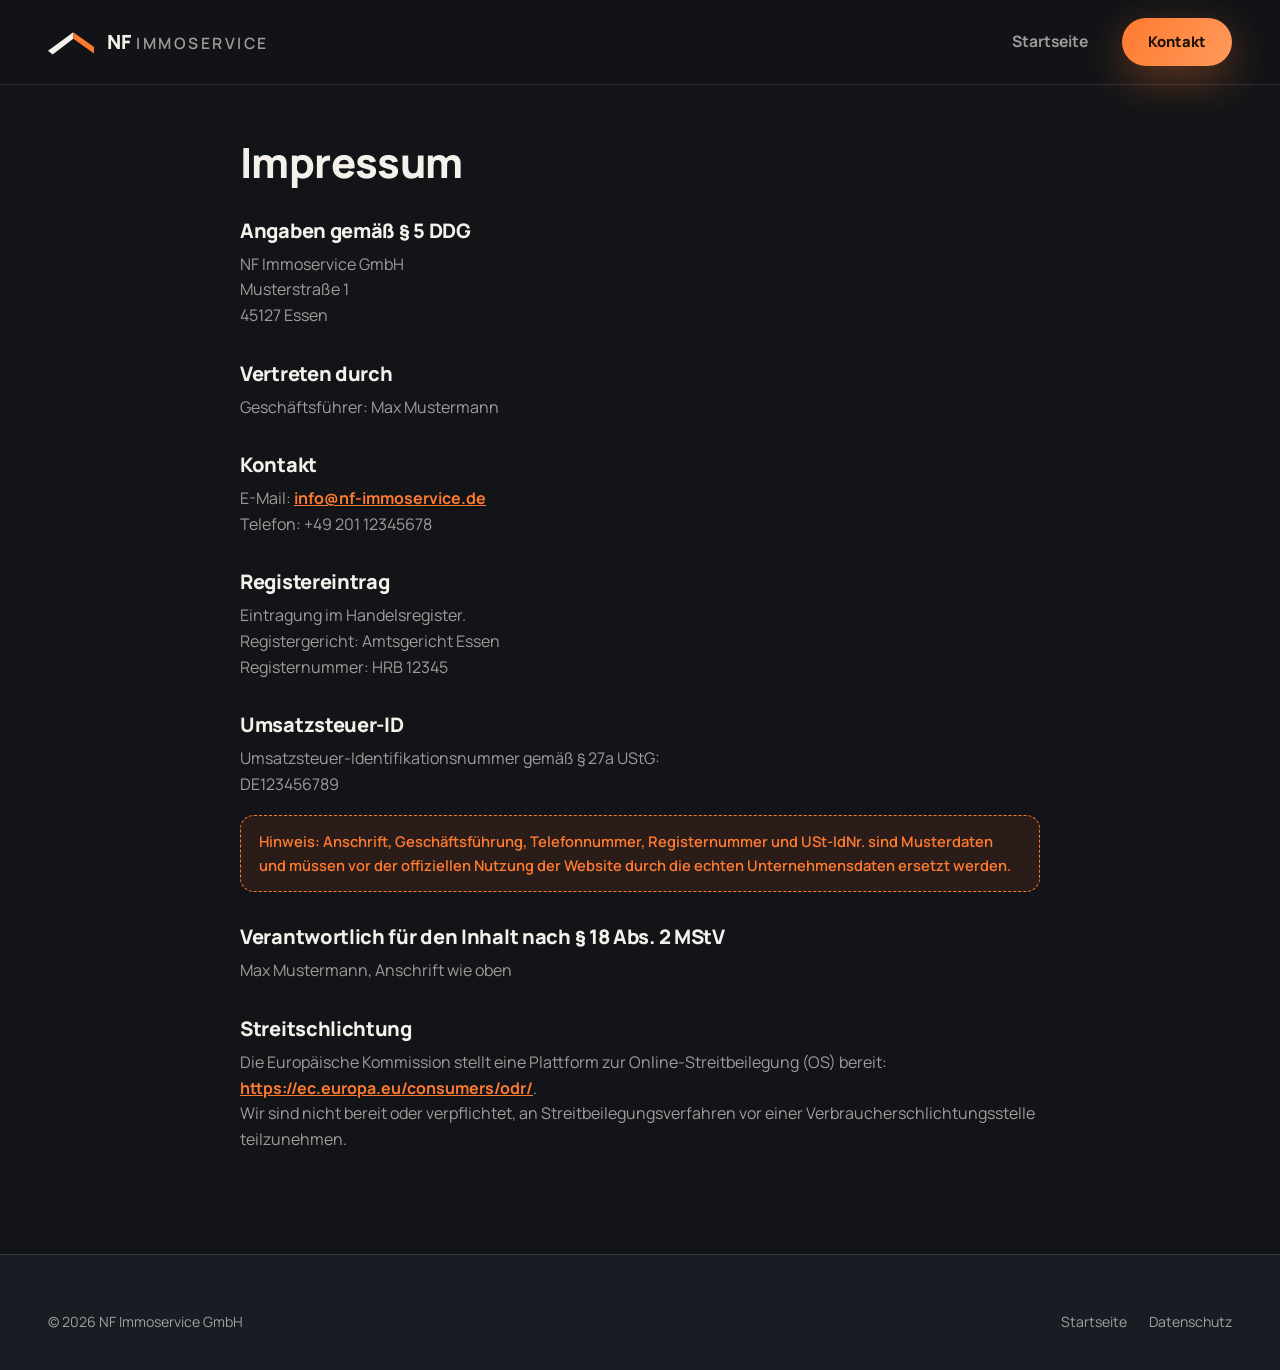
<file: impressum.html>
<!DOCTYPE html>
<html lang="de">
<head>
    <meta charset="UTF-8">
    <meta name="viewport" content="width=device-width, initial-scale=1.0">
    <title>Impressum – NF Immoservice GmbH</title>
    <meta name="description" content="Impressum der NF Immoservice GmbH – Meisterbetrieb für Bodenverlegung, Malerarbeiten, Fassadenarbeiten und Innenausbau.">
    <meta name="robots" content="noindex, follow">
    <link rel="canonical" href="https://www.nf-immoservice.de/impressum.html">
    <link rel="icon" type="image/svg+xml" href="favicon.svg">
    <meta name="theme-color" content="#121418">
    <link rel="stylesheet" href="v2.css">
</head>
<body>
    <header class="header scrolled">
        <div class="header-inner">
            <a href="index.html" class="brand" aria-label="NF Immoservice – zur Startseite">
                <svg width="46" height="34" viewBox="0 0 100 62" aria-hidden="true" focusable="false">
                    <polygon points="0,50 55,10 55,24 10,58" fill="#F4F1EB"/>
                    <polygon points="55,10 100,42 100,56 55,24" fill="#FF7A2F"/>
                </svg>
                <span class="brand-text">NF <em>Immoservice</em></span>
            </a>
            <nav class="nav-desktop" aria-label="Hauptnavigation">
                <a href="index.html">Startseite</a>
                <a href="index.html#kontakt" class="btn btn-solid">Kontakt</a>
            </nav>
        </div>
    </header>

    <main class="wrap legal-page">
        <h1>Impressum</h1>

        <h2>Angaben gemäß § 5 DDG</h2>
        <address>
            NF Immoservice GmbH<br>
            Musterstraße 1<br>
            45127 Essen
        </address>

        <h2>Vertreten durch</h2>
        <p>Geschäftsführer: Max Mustermann</p>

        <h2>Kontakt</h2>
        <p>E-Mail: <a href="mailto:info@nf-immoservice.de">info@nf-immoservice.de</a><br>
        Telefon: +49 201 12345678</p>

        <h2>Registereintrag</h2>
        <p>Eintragung im Handelsregister.<br>
        Registergericht: Amtsgericht Essen<br>
        Registernummer: HRB 12345</p>

        <h2>Umsatzsteuer-ID</h2>
        <p>Umsatzsteuer-Identifikationsnummer gemäß § 27a UStG:<br>DE123456789</p>

        <div class="legal-placeholder">
            Hinweis: Anschrift, Geschäftsführung, Telefonnummer, Registernummer und USt-IdNr. sind Musterdaten und müssen vor der offiziellen Nutzung der Website durch die echten Unternehmensdaten ersetzt werden.
        </div>

        <h2>Verantwortlich für den Inhalt nach § 18 Abs. 2 MStV</h2>
        <p>Max Mustermann, Anschrift wie oben</p>

        <h2>Streitschlichtung</h2>
        <p>Die Europäische Kommission stellt eine Plattform zur Online-Streitbeilegung (OS) bereit: <a href="https://ec.europa.eu/consumers/odr/" target="_blank" rel="noopener">https://ec.europa.eu/consumers/odr/</a>.<br>
        Wir sind nicht bereit oder verpflichtet, an Streitbeilegungsverfahren vor einer Verbraucherschlichtungsstelle teilzunehmen.</p>
    </main>

    <footer class="footer">
        <div class="wrap">
            <div class="footer-bottom" style="border-top: none; padding-top: 0;">
                <p>&copy; 2026 NF Immoservice GmbH</p>
                <div class="footer-legal">
                    <a href="index.html">Startseite</a>
                    <a href="datenschutz.html">Datenschutz</a>
                </div>
            </div>
        </div>
    </footer>
</body>
</html>
</file>
<file: v2.css>
/* ============================================================
   NF Immoservice – V2 "Bold" Design
   Dunkles, kinoreifes Thema auf Basis der Markenfarben
   ============================================================ */

@font-face {
    font-family: 'Manrope';
    font-style: normal;
    font-weight: 400 800;
    font-display: swap;
    src: url('fonts/manrope-latin.woff2') format('woff2');
    unicode-range: U+0000-00FF, U+0131, U+0152-0153, U+02BB-02BC, U+02C6, U+02DA, U+02DC, U+0304, U+0308, U+0329, U+2000-206F, U+20AC, U+2122, U+2191, U+2193, U+2212, U+2215, U+FEFF, U+FFFD;
}

@font-face {
    font-family: 'Manrope';
    font-style: normal;
    font-weight: 400 800;
    font-display: swap;
    src: url('fonts/manrope-latin-ext.woff2') format('woff2');
    unicode-range: U+0100-02BA, U+02BD-02C5, U+02C7-02CC, U+02CE-02D7, U+02DD-02FF, U+0304, U+0308, U+0329, U+1D00-1DBF, U+1E00-1E9F, U+1EF2-1EFF, U+2020, U+20A0-20AB, U+20AD-20C0, U+2113, U+2C60-2C7F, U+A720-A7FF;
}

:root {
    --bg: #121418;
    --bg-2: #191C22;
    --bg-3: #20242C;
    --ink: #F4F1EB;
    --ink-dim: rgba(244, 241, 235, 0.62);
    --orange: #FF7A2F;
    --orange-deep: #E8722C;
    --line: rgba(244, 241, 235, 0.12);
    --radius: 22px;
    --container: 1240px;
    --header-h: 84px;
}

* { margin: 0; padding: 0; box-sizing: border-box; }

html { scroll-behavior: smooth; }

body {
    font-family: 'Manrope', system-ui, sans-serif;
    background: var(--bg);
    color: var(--ink);
    line-height: 1.6;
    -webkit-font-smoothing: antialiased;
    overflow-x: hidden;
}

img { display: block; max-width: 100%; }

a { color: inherit; }

.wrap { max-width: var(--container); margin: 0 auto; padding: 0 28px; }

section[id] { scroll-margin-top: var(--header-h); }

::selection { background: var(--orange); color: #16130F; }

/* ---------- Typo ---------- */

h1, h2, h3 { font-weight: 800; letter-spacing: -0.015em; line-height: 1.1; }

.display {
    font-size: clamp(2.8rem, 8.4vw, 6.6rem);
    text-transform: uppercase;
    letter-spacing: 0.015em;
    line-height: 1.14;
}

.h2 { font-size: clamp(2.2rem, 5vw, 3.8rem); }

.kicker {
    display: inline-flex;
    align-items: center;
    gap: 12px;
    font-size: 0.82rem;
    font-weight: 800;
    letter-spacing: 0.22em;
    text-transform: uppercase;
    color: var(--orange);
    margin-bottom: 22px;
}

.kicker::before {
    content: "";
    width: 34px;
    height: 2px;
    background: var(--orange);
}

.dim { color: var(--ink-dim); }

/* ---------- Buttons ---------- */

.btn {
    display: inline-flex;
    align-items: center;
    gap: 12px;
    padding: 17px 34px;
    border-radius: 999px;
    font-family: inherit;
    font-size: 1rem;
    font-weight: 800;
    text-decoration: none;
    cursor: pointer;
    border: none;
    transition: transform 0.2s ease, box-shadow 0.2s ease, background 0.2s ease, color 0.2s ease;
}

.btn:focus-visible { outline: 3px solid var(--orange); outline-offset: 3px; }

.btn-solid {
    background: linear-gradient(120deg, var(--orange) 0%, #FF9A5C 100%);
    color: #1C1207;
    box-shadow: 0 14px 44px rgba(255, 122, 47, 0.35);
}

.btn-solid:hover { transform: translateY(-3px) scale(1.02); box-shadow: 0 20px 56px rgba(255, 122, 47, 0.5); }

.btn-line {
    background: transparent;
    color: var(--ink);
    box-shadow: inset 0 0 0 2px rgba(244, 241, 235, 0.35);
}

.btn-line:hover { box-shadow: inset 0 0 0 2px var(--orange); color: var(--orange); transform: translateY(-3px); }

.btn .arr { transition: transform 0.2s ease; }
.btn:hover .arr { transform: translateX(5px); }

/* ---------- Skip-Link ---------- */

.skip-link {
    position: absolute; left: 16px; top: -60px; z-index: 300;
    background: var(--orange); color: #1C1207;
    padding: 10px 18px; border-radius: 8px; text-decoration: none; font-weight: 800;
    transition: top 0.2s ease;
}
.skip-link:focus { top: 12px; }

/* ---------- Header ---------- */

.header {
    position: fixed; inset: 0 0 auto 0; z-index: 100;
    transition: background 0.3s ease, box-shadow 0.3s ease;
}

.header.scrolled {
    background: rgba(18, 20, 24, 0.82);
    backdrop-filter: blur(14px);
    -webkit-backdrop-filter: blur(14px);
    box-shadow: 0 1px 0 var(--line);
}

.header-inner {
    max-width: var(--container); margin: 0 auto; padding: 0 28px;
    height: var(--header-h);
    display: flex; align-items: center; justify-content: space-between; gap: 24px;
}

.brand { display: inline-flex; align-items: center; gap: 13px; text-decoration: none; }

.brand-text { font-size: 1.22rem; font-weight: 800; letter-spacing: 0.02em; white-space: nowrap; }

.brand-text em { font-style: normal; font-weight: 600; letter-spacing: 0.16em; text-transform: uppercase; font-size: 0.8em; color: var(--ink-dim); }

.nav-desktop { display: flex; align-items: center; gap: 34px; }

.nav-desktop > a:not(.btn) {
    text-decoration: none; font-weight: 700; font-size: 0.98rem; color: var(--ink-dim);
    transition: color 0.2s ease;
}

.nav-desktop > a:not(.btn):hover { color: var(--orange); }

.nav-desktop .btn { padding: 12px 26px; font-size: 0.92rem; }

.header-phone {
    display: inline-flex; align-items: center; gap: 8px;
    font-weight: 800; font-size: 0.95rem; color: var(--ink); text-decoration: none; white-space: nowrap;
}
.header-phone:hover { color: var(--orange); }
.header-phone svg { color: var(--orange); }

.menu-btn { display: none; background: none; border: none; cursor: pointer; padding: 10px; }
.hamburger { display: flex; flex-direction: column; gap: 5px; width: 27px; }
.hamburger span { height: 3px; width: 100%; background: var(--ink); border-radius: 2px; transition: transform 0.25s ease, opacity 0.25s ease; }
.menu-btn.active .hamburger span:nth-child(1) { transform: translateY(8px) rotate(45deg); }
.menu-btn.active .hamburger span:nth-child(2) { opacity: 0; }
.menu-btn.active .hamburger span:nth-child(3) { transform: translateY(-8px) rotate(-45deg); }

.mobile-menu {
    position: fixed; inset: 0; z-index: 90; background: var(--bg);
    display: flex; align-items: center; justify-content: center;
    opacity: 0; visibility: hidden; transition: opacity 0.3s ease, visibility 0.3s ease;
}
.mobile-menu.active { opacity: 1; visibility: visible; }
.mobile-nav { display: flex; flex-direction: column; align-items: center; gap: 24px; }
.mobile-nav a { color: var(--ink); text-decoration: none; font-size: 1.5rem; font-weight: 800; }
.mobile-nav a:hover { color: var(--orange); }
.mobile-nav .mobile-cta { background: var(--orange); color: #1C1207; padding: 14px 32px; border-radius: 999px; font-size: 1.15rem; }

/* ---------- Hero ---------- */

.hero {
    position: relative;
    min-height: 100svh;
    display: flex;
    flex-direction: column;
    justify-content: flex-end;
    overflow: hidden;
}

.hero-bg { position: absolute; inset: 0; z-index: -2; }

.hero-bg img {
    width: 100%; height: 100%; object-fit: cover;
    transform: scale(1.08);
    animation: heroZoom 14s ease-out forwards;
}

@keyframes heroZoom { to { transform: scale(1); } }

.hero-bg::after {
    content: "";
    position: absolute; inset: 0;
    background:
        linear-gradient(180deg, rgba(18,20,24,0.6) 0%, rgba(18,20,24,0.35) 40%, rgba(18,20,24,0.93) 88%, var(--bg) 100%),
        linear-gradient(100deg, rgba(18,20,24,0.85) 0%, rgba(18,20,24,0.2) 68%);
}

.hero-inner { padding-top: calc(var(--header-h) + 36px); padding-bottom: 60px; position: relative; }

.hero-roof {
    position: absolute; right: 28px; top: -46vh; width: clamp(90px, 12vw, 170px);
    filter: drop-shadow(0 16px 40px rgba(0,0,0,0.5));
    opacity: 0.95;
}

.hero .kicker { margin-bottom: 16px; }

.hero h1 span { display: block; }

.hero h1 .stroke {
    color: transparent;
    -webkit-text-stroke: 2px rgba(244, 241, 235, 0.85);
}

.hero h1 .glow { color: var(--orange); text-shadow: 0 0 60px rgba(255, 122, 47, 0.45); }

.hero-sub {
    max-width: 52ch; color: var(--ink-dim);
    font-size: clamp(1.02rem, 1.6vw, 1.2rem);
    margin: 26px 0 34px;
}

.hero-actions { display: flex; flex-wrap: wrap; gap: 16px; margin-bottom: 54px; }

.hero-stats {
    display: grid; grid-template-columns: repeat(4, 1fr); gap: 20px;
    border-top: 1px solid var(--line);
    padding-top: 28px;
}

.hero-stat strong {
    display: block; font-size: clamp(1.5rem, 2.6vw, 2.2rem); font-weight: 800; letter-spacing: -0.02em;
    color: var(--ink);
}

.hero-stat strong .acc { color: var(--orange); }

.hero-stat span { font-size: 0.88rem; color: var(--ink-dim); font-weight: 600; }

/* ---------- Marquee ---------- */

.marquee {
    border-block: 1px solid var(--line);
    padding: 26px 0;
    overflow: hidden;
    background: var(--bg-2);
}

.marquee-track {
    display: flex; gap: 0; width: max-content;
    animation: marquee 30s linear infinite;
}

.marquee:hover .marquee-track { animation-play-state: paused; }

@keyframes marquee { to { transform: translateX(-50%); } }

.marquee-item {
    font-size: clamp(1.6rem, 3.4vw, 2.6rem);
    font-weight: 800; text-transform: uppercase; letter-spacing: 0.02em;
    white-space: nowrap; padding-right: 26px;
    color: transparent;
    -webkit-text-stroke: 1.5px rgba(244, 241, 235, 0.4);
}

.marquee-item .dot { color: var(--orange); -webkit-text-stroke: 0; }

/* ---------- Sektionen ---------- */

.section { padding: 120px 0; }

.section-head { display: flex; flex-wrap: wrap; align-items: flex-end; justify-content: space-between; gap: 24px; margin-bottom: 60px; }

.section-head p { max-width: 46ch; color: var(--ink-dim); }

/* ---------- Leistungen (immersive Kacheln) ---------- */

.tiles { display: grid; grid-template-columns: 1fr 1fr; gap: 26px; }

.tile {
    position: relative;
    border-radius: var(--radius);
    overflow: hidden;
    aspect-ratio: 16 / 11;
    text-decoration: none;
    isolation: isolate;
    background: var(--bg-3);
}

.tile img {
    position: absolute; inset: 0; width: 100%; height: 100%; object-fit: cover; z-index: -1;
    transition: transform 0.7s cubic-bezier(0.22, 1, 0.36, 1), filter 0.5s ease;
    filter: saturate(0.85) brightness(0.9);
}

.tile::after {
    content: "";
    position: absolute; inset: 0; z-index: 0;
    background: linear-gradient(185deg, rgba(18,20,24,0.05) 30%, rgba(18,20,24,0.9) 92%);
    transition: background 0.4s ease;
}

.tile:hover img { transform: scale(1.07); filter: saturate(1.05) brightness(1); }

.tile-body {
    position: absolute; inset: auto 0 0 0; z-index: 1;
    padding: 30px 32px;
    display: flex; align-items: flex-end; justify-content: space-between; gap: 18px;
}

.tile-num {
    position: absolute; top: 24px; left: 32px; z-index: 1;
    font-size: 0.9rem; font-weight: 800; letter-spacing: 0.18em; color: var(--orange);
}

.tile h3 { font-size: clamp(1.5rem, 2.6vw, 2.1rem); margin-bottom: 6px; }

.tile p { color: var(--ink-dim); font-size: 0.96rem; max-width: 40ch; }

.tile-wide { grid-column: 1 / -1; aspect-ratio: 21 / 8; }

.tile-arrow {
    flex-shrink: 0;
    width: 58px; height: 58px; border-radius: 50%;
    display: grid; place-items: center;
    background: rgba(244, 241, 235, 0.1);
    backdrop-filter: blur(6px);
    color: var(--ink);
    transition: background 0.25s ease, transform 0.25s ease, color 0.25s ease;
}

.tile:hover .tile-wide { grid-column: 1 / -1; aspect-ratio: 21 / 8; }

.tile-arrow { background: var(--orange); color: #1C1207; transform: rotate(-45deg); }

/* ---------- Warum (Split) ---------- */

.why { background: var(--bg-2); }

.why-grid { display: grid; grid-template-columns: 1fr 1.05fr; gap: 80px; align-items: center; }

.why-media { position: relative; }

.why-media img {
    border-radius: var(--radius);
    width: 100%; aspect-ratio: 4 / 5; object-fit: cover;
}

.why-media::before {
    content: "";
    position: absolute; inset: 26px -26px -26px 26px;
    border: 2px solid var(--orange);
    border-radius: var(--radius);
    z-index: -1;
    opacity: 0.55;
}

.why-badge {
    position: absolute; left: -24px; bottom: 36px;
    background: var(--orange); color: #1C1207;
    border-radius: 16px; padding: 18px 22px;
    font-weight: 800; line-height: 1.25;
    box-shadow: 0 18px 50px rgba(255, 122, 47, 0.4);
}

.why-badge strong { font-size: 1.9rem; display: block; }

.feature-list { list-style: none; display: grid; gap: 0; margin-top: 44px; }

.feature {
    display: grid; grid-template-columns: 76px 1fr; gap: 22px;
    padding: 26px 0; border-top: 1px solid var(--line);
    transition: padding-left 0.25s ease;
}

.feature:hover { padding-left: 10px; }

.feature-num {
    font-size: 1.05rem; font-weight: 800; color: var(--orange); letter-spacing: 0.1em;
    padding-top: 4px;
}

.feature h3 { font-size: 1.25rem; margin-bottom: 6px; }

.feature p { color: var(--ink-dim); font-size: 0.97rem; }

/* ---------- Prozess ---------- */

.steps { display: grid; grid-template-columns: repeat(4, 1fr); gap: 26px; position: relative; }

.step {
    background: var(--bg-2);
    border: 1px solid var(--line);
    border-radius: var(--radius);
    padding: 34px 28px;
    position: relative;
    transition: transform 0.25s ease, border-color 0.25s ease;
}

.step:hover { transform: translateY(-6px); border-color: rgba(255, 122, 47, 0.5); }

.step-num {
    font-size: 3rem; font-weight: 800; line-height: 1;
    color: transparent; -webkit-text-stroke: 1.5px var(--orange);
    display: block; margin-bottom: 20px;
}

.step h3 { font-size: 1.15rem; margin-bottom: 10px; }

.step p { color: var(--ink-dim); font-size: 0.93rem; }

/* ---------- Projekte-Strip ---------- */

.strip {
    position: relative;
    border-radius: var(--radius);
    overflow: hidden;
    padding: clamp(48px, 8vw, 96px) clamp(28px, 6vw, 80px);
    background: var(--bg-3);
    isolation: isolate;
}

.strip img { position: absolute; inset: 0; z-index: -1; width: 100%; height: 100%; object-fit: cover; filter: brightness(0.35) saturate(0.9); }

.strip h2 { max-width: 16ch; margin-bottom: 18px; }

.strip p { max-width: 52ch; color: var(--ink-dim); margin-bottom: 32px; }

/* ---------- Kontakt ---------- */

.contact-grid { display: grid; grid-template-columns: 0.9fr 1.1fr; gap: 70px; align-items: start; }

.contact-mail {
    display: inline-flex; align-items: center; gap: 12px;
    font-size: clamp(1.15rem, 2vw, 1.5rem); font-weight: 800; color: var(--ink);
    text-decoration: none; border-bottom: 3px solid var(--orange);
    padding-bottom: 6px; margin: 8px 0 28px;
    transition: color 0.2s ease;
}

.contact-mail:hover { color: var(--orange); }
.contact-mail svg { color: var(--orange); }

.contact-phone {
    display: inline-flex; align-items: center; gap: 12px;
    font-size: 1.15rem; font-weight: 800; color: var(--ink); text-decoration: none;
    margin-bottom: 22px;
}
.contact-phone:hover { color: var(--orange); }
.contact-phone svg { color: var(--orange); }

.contact-points { list-style: none; display: grid; gap: 13px; margin-top: 10px; }

.contact-points li { position: relative; padding-left: 28px; color: var(--ink-dim); font-weight: 600; }

.contact-points li::before {
    content: ""; position: absolute; left: 0; top: 8px;
    width: 10px; height: 10px; border-radius: 50%; background: var(--orange);
    box-shadow: 0 0 14px rgba(255, 122, 47, 0.8);
}

.contact-form {
    background: var(--bg-2);
    border: 1px solid var(--line);
    border-radius: var(--radius);
    padding: 38px;
}

.form-row { display: grid; grid-template-columns: 1fr 1fr; gap: 18px; }

.form-group { margin-bottom: 18px; }

.form-group label { display: block; font-weight: 700; font-size: 0.88rem; margin-bottom: 8px; color: var(--ink-dim); }

.form-group input, .form-group select, .form-group textarea {
    width: 100%; padding: 14px 16px;
    border: 1.5px solid var(--line); border-radius: 12px;
    font-family: inherit; font-size: 0.98rem;
    color: var(--ink); background: var(--bg);
    transition: border-color 0.18s ease, box-shadow 0.18s ease;
}

.form-group select option { background: var(--bg-2); }

.form-group textarea { resize: vertical; }

.form-group input:focus, .form-group select:focus, .form-group textarea:focus {
    outline: none; border-color: var(--orange);
    box-shadow: 0 0 0 4px rgba(255, 122, 47, 0.18);
}

.checkbox-label { display: flex; align-items: flex-start; gap: 10px; font-size: 0.88rem; color: var(--ink-dim); cursor: pointer; }
.checkbox-label input { width: 18px; height: 18px; margin-top: 3px; accent-color: var(--orange); flex-shrink: 0; }
.checkbox-label a { color: var(--orange); font-weight: 700; }

.btn-block { width: 100%; justify-content: center; }

.form-note {
    margin-top: 16px; font-size: 0.9rem; color: var(--ink-dim);
    background: var(--bg); border-left: 3px solid var(--orange);
    padding: 12px 16px; border-radius: 0 10px 10px 0;
}
.form-note a { color: var(--orange); font-weight: 700; }

/* ---------- Footer ---------- */

.footer { border-top: 1px solid var(--line); padding: 56px 0 36px; background: var(--bg-2); }

.footer-grid { display: flex; flex-wrap: wrap; align-items: flex-start; justify-content: space-between; gap: 34px; padding-bottom: 36px; }

.footer-tagline { color: var(--ink-dim); max-width: 34ch; margin-top: 14px; font-size: 0.95rem; }

.footer-col h4 { font-size: 0.85rem; letter-spacing: 0.14em; text-transform: uppercase; color: var(--ink-dim); margin-bottom: 14px; }

.footer-col ul { list-style: none; display: grid; gap: 9px; }

.footer-col a { color: var(--ink); text-decoration: none; font-size: 0.96rem; font-weight: 600; }

.footer-col a:hover { color: var(--orange); }

.footer-bottom {
    border-top: 1px solid var(--line); padding-top: 24px;
    display: flex; flex-wrap: wrap; justify-content: space-between; gap: 14px;
    color: var(--ink-dim); font-size: 0.88rem;
}

.footer-bottom a { color: var(--ink-dim); text-decoration: none; }
.footer-bottom a:hover { color: var(--orange); }
.footer-legal { display: flex; gap: 22px; }

/* ---------- WhatsApp ---------- */

.fab-whatsapp {
    position: fixed; right: 22px; bottom: 22px; z-index: 80;
    width: 58px; height: 58px; border-radius: 50%;
    background: #25D366; color: #fff;
    display: grid; place-items: center;
    box-shadow: 0 10px 30px rgba(37, 211, 102, 0.45);
    transition: transform 0.2s ease;
}
.fab-whatsapp:hover { transform: scale(1.08); }

/* ---------- Reveal ---------- */

[data-reveal] { opacity: 0; transform: translateY(34px); transition: opacity 0.7s ease, transform 0.7s cubic-bezier(0.22, 1, 0.36, 1); }
[data-reveal].in { opacity: 1; transform: none; }

@media (prefers-reduced-motion: reduce) {
    html { scroll-behavior: auto; }
    *, *::before, *::after { transition: none !important; animation: none !important; }
    [data-reveal] { opacity: 1; transform: none; }
    .marquee-track { animation: none !important; }
}

/* ---------- Responsive ---------- */

@media (max-width: 1024px) {
    .tiles { grid-template-columns: 1fr; }
    .tile { aspect-ratio: 16 / 10; }
    .tile-wide { aspect-ratio: 16 / 10; }
    .steps { grid-template-columns: repeat(2, 1fr); }
    .why-grid { grid-template-columns: 1fr; gap: 60px; }
    .why-media { max-width: 460px; }
    .contact-grid { grid-template-columns: 1fr; gap: 48px; }
    .hero-stats { grid-template-columns: repeat(2, 1fr); }
}

@media (max-width: 880px) {
    .nav-desktop { display: none; }
    .menu-btn { display: block; }
    .section { padding: 84px 0; }
    .hero-roof { display: none; }
}

@media (max-width: 560px) {
    .steps { grid-template-columns: 1fr; }
    .form-row { grid-template-columns: 1fr; gap: 0; }
    .tile-body { padding: 22px; }
    .tile-num { left: 22px; }
    .hero-actions .btn { width: 100%; justify-content: center; }
    .why-media::before { inset: 16px -14px -14px 16px; }
    .why-badge { left: 10px; }
    .contact-form { padding: 26px 20px; }
}

/* ============================================================
   Unterseiten im V2-Design
   ============================================================ */

/* ---------- Page-Hero (Unterseiten) ---------- */

.page-hero {
    padding: calc(var(--header-h) + 64px) 0 64px;
    background:
        radial-gradient(900px 400px at 85% -10%, rgba(255, 122, 47, 0.12), transparent 70%),
        var(--bg-2);
    border-bottom: 1px solid var(--line);
}

.page-hero h1 { font-size: clamp(2rem, 4.4vw, 3.2rem); margin-bottom: 20px; max-width: 24ch; }

.page-hero .lead { max-width: 60ch; color: var(--ink-dim); font-size: clamp(1.02rem, 1.6vw, 1.18rem); }

.breadcrumb {
    list-style: none;
    display: flex; flex-wrap: wrap; gap: 8px;
    font-size: 0.88rem; font-weight: 600; color: var(--ink-dim);
    margin-bottom: 26px; padding: 0;
}

.breadcrumb a { color: var(--ink-dim); text-decoration: none; }
.breadcrumb a:hover { color: var(--orange); }
.breadcrumb li + li::before { content: "›"; margin-right: 8px; color: rgba(244, 241, 235, 0.3); }
.breadcrumb [aria-current] { color: var(--orange); }

/* ---------- Detail-Sektion ---------- */

.detail-grid {
    display: grid; grid-template-columns: 1fr 1.1fr;
    gap: 76px; align-items: center;
}

.detail-media { position: relative; }

.detail-media img {
    border-radius: var(--radius);
    width: 100%; aspect-ratio: 4 / 3; object-fit: cover;
}

.detail-media::before {
    content: "";
    position: absolute; inset: 22px -22px -22px 22px;
    border: 2px solid var(--orange);
    border-radius: var(--radius);
    z-index: -1; opacity: 0.45;
}

.detail-copy h2 { font-size: clamp(1.6rem, 3vw, 2.3rem); margin-bottom: 20px; }

.detail-copy p { color: var(--ink-dim); margin-bottom: 16px; }

.detail-copy strong { color: var(--ink); }

.check-list { list-style: none; margin-top: 12px; display: grid; gap: 11px; padding: 0; }

.check-list li {
    position: relative; padding-left: 32px;
    font-weight: 600; color: var(--ink); font-size: 0.97rem;
}

.check-list li::before {
    content: "";
    position: absolute; left: 0; top: 3px;
    width: 18px; height: 18px;
    background: var(--orange);
    -webkit-mask: url('data:image/svg+xml;utf8,<svg xmlns="http://www.w3.org/2000/svg" viewBox="0 0 24 24" fill="none" stroke="black" stroke-width="3.5" stroke-linecap="round" stroke-linejoin="round"><polyline points="20 6 9 17 4 12"/></svg>') center / contain no-repeat;
    mask: url('data:image/svg+xml;utf8,<svg xmlns="http://www.w3.org/2000/svg" viewBox="0 0 24 24" fill="none" stroke="black" stroke-width="3.5" stroke-linecap="round" stroke-linejoin="round"><polyline points="20 6 9 17 4 12"/></svg>') center / contain no-repeat;
}

/* ---------- FAQ (dunkel) ---------- */

.faq-list { display: grid; gap: 14px; }

.faq-item {
    background: var(--bg-2);
    border: 1px solid var(--line);
    border-radius: 16px;
    overflow: hidden;
    transition: border-color 0.2s ease;
}

.faq-item[open] { border-color: rgba(255, 122, 47, 0.5); }

.faq-item summary {
    list-style: none; cursor: pointer;
    display: flex; align-items: center; justify-content: space-between; gap: 16px;
    padding: 21px 26px;
    font-weight: 800; font-size: 1.02rem; color: var(--ink);
}

.faq-item summary::-webkit-details-marker { display: none; }
.faq-item summary:focus-visible { outline: 3px solid var(--orange); outline-offset: -3px; }

.faq-chevron {
    flex-shrink: 0; width: 12px; height: 12px;
    border-right: 3px solid var(--orange);
    border-bottom: 3px solid var(--orange);
    transform: rotate(45deg);
    transition: transform 0.22s ease;
    margin-top: -4px;
}

.faq-item[open] .faq-chevron { transform: rotate(225deg); margin-top: 4px; }

.faq-answer { padding: 0 26px 24px; color: var(--ink-dim); }
.faq-answer a { color: var(--orange); font-weight: 700; }

/* ---------- Verwandte Leistungen (dunkel) ---------- */

.related-grid { display: grid; grid-template-columns: repeat(3, 1fr); gap: 22px; }

.related-card {
    background: var(--bg-2);
    border: 1px solid var(--line);
    border-radius: var(--radius);
    padding: 28px 26px;
    text-decoration: none;
    transition: transform 0.22s ease, border-color 0.22s ease;
}

.related-card:hover { transform: translateY(-5px); border-color: rgba(255, 122, 47, 0.55); }

.related-card h3 { margin-bottom: 8px; font-size: 1.12rem; }

.related-card p { color: var(--ink-dim); font-size: 0.93rem; margin-bottom: 16px; }

.link-arrow { font-weight: 800; font-size: 0.92rem; color: var(--orange); }

/* ---------- Projektgalerie (dunkel) ---------- */

.gallery-filter { display: flex; flex-wrap: wrap; gap: 10px; margin-bottom: 38px; }

.gallery-filter button {
    font-family: inherit; font-size: 0.92rem; font-weight: 700;
    padding: 11px 22px; border-radius: 999px;
    border: 1.5px solid var(--line);
    background: transparent; color: var(--ink-dim);
    cursor: pointer;
    transition: all 0.18s ease;
}

.gallery-filter button:hover { border-color: var(--orange); color: var(--orange); }

.gallery-filter button.active {
    background: var(--orange); border-color: var(--orange); color: #1C1207;
}

.gallery-grid { display: grid; grid-template-columns: repeat(3, 1fr); gap: 22px; }

.gallery-item {
    background: var(--bg-2);
    border: 1px solid var(--line);
    border-radius: var(--radius);
    overflow: hidden; margin: 0;
    transition: transform 0.22s ease, border-color 0.22s ease;
}

.gallery-item:hover { transform: translateY(-4px); border-color: rgba(255, 122, 47, 0.5); }

.gallery-item img { width: 100%; aspect-ratio: 4 / 3; object-fit: cover; }

.gallery-item figcaption { padding: 18px 22px 20px; }

.gallery-item figcaption strong { display: block; font-size: 1rem; margin-bottom: 2px; color: var(--ink); }

.gallery-item figcaption > span:last-child { font-size: 0.86rem; color: var(--ink-dim); }

.gallery-tag {
    display: inline-block;
    font-size: 0.72rem; font-weight: 800;
    letter-spacing: 0.1em; text-transform: uppercase;
    color: var(--orange); margin-bottom: 8px;
}

/* ---------- Rechtsseiten (dunkel) ---------- */

.legal-page { padding: calc(var(--header-h) + 56px) 0 90px; max-width: 800px; }

.legal-page h1 { margin-bottom: 30px; font-size: clamp(1.9rem, 4vw, 2.6rem); }

.legal-page h2 { font-size: 1.25rem; margin: 34px 0 10px; }

.legal-page p, .legal-page address { color: var(--ink-dim); font-style: normal; margin-bottom: 12px; }

.legal-page a { color: var(--orange); font-weight: 700; }

.legal-placeholder {
    background: rgba(255, 122, 47, 0.1);
    border: 1px dashed var(--orange);
    border-radius: 14px;
    padding: 14px 18px;
    color: var(--orange);
    font-weight: 600; font-size: 0.92rem;
    margin: 18px 0;
}

/* ---------- 404 ---------- */

.nf404 { min-height: 100vh; display: grid; place-items: center; text-align: center; padding: 24px; }
.nf404 h1 { font-size: clamp(3rem, 10vw, 6rem); }
.nf404 .acc { color: var(--orange); }
.nf404 p { color: var(--ink-dim); margin: 12px 0 28px; }

/* ---------- Responsive (Unterseiten) ---------- */

@media (max-width: 1024px) {
    .detail-grid { grid-template-columns: 1fr; gap: 52px; }
    .detail-media { max-width: 560px; }
    .gallery-grid { grid-template-columns: repeat(2, 1fr); }
    .related-grid { grid-template-columns: 1fr; }
}

@media (max-width: 560px) {
    .gallery-grid { grid-template-columns: 1fr; }
    .detail-media::before { inset: 14px -12px -12px 14px; }
}

/* site.js-Klassen-Reveal (geteilte Logik mit V1) */
.reveal { opacity: 0; transform: translateY(28px); transition: opacity 0.6s ease, transform 0.6s cubic-bezier(0.22, 1, 0.36, 1); }
.reveal.revealed { opacity: 1; transform: none; }
@media (prefers-reduced-motion: reduce) { .reveal { opacity: 1; transform: none; } }
</file>
<file: styles.css>
/* ============================================================
   NF Immoservice – Design System
   Farben aus dem Firmenlogo: Anthrazit & Orange auf Warmweiß
   ============================================================ */

/* Selbstgehostete Schrift (DSGVO-konform, kein Google-Fonts-Request) */
@font-face {
    font-family: 'Manrope';
    font-style: normal;
    font-weight: 400 800;
    font-display: swap;
    src: url('fonts/manrope-latin.woff2') format('woff2');
    unicode-range: U+0000-00FF, U+0131, U+0152-0153, U+02BB-02BC, U+02C6, U+02DA, U+02DC, U+0304, U+0308, U+0329, U+2000-206F, U+20AC, U+2122, U+2191, U+2193, U+2212, U+2215, U+FEFF, U+FFFD;
}

@font-face {
    font-family: 'Manrope';
    font-style: normal;
    font-weight: 400 800;
    font-display: swap;
    src: url('fonts/manrope-latin-ext.woff2') format('woff2');
    unicode-range: U+0100-02BA, U+02BD-02C5, U+02C7-02CC, U+02CE-02D7, U+02DD-02FF, U+0304, U+0308, U+0329, U+1D00-1DBF, U+1E00-1E9F, U+1EF2-1EFF, U+2020, U+20A0-20AB, U+20AD-20C0, U+2113, U+2C60-2C7F, U+A720-A7FF;
}

:root {
    --ink: #23272E;
    --ink-soft: #343A43;
    --muted: #5B626C;
    --paper: #F7F5F1;
    --white: #FFFFFF;
    --orange: #E8722C;
    --orange-dark: #C85A15;
    --line: #E7E2D9;
    --line-dark: rgba(255, 255, 255, 0.14);
    --radius: 18px;
    --radius-sm: 12px;
    --shadow: 0 10px 40px rgba(35, 39, 46, 0.08);
    --shadow-lg: 0 24px 64px rgba(35, 39, 46, 0.14);
    --container: 1180px;
    --header-h: 76px;
}

* { margin: 0; padding: 0; box-sizing: border-box; }

html { scroll-behavior: smooth; }

body {
    font-family: 'Manrope', system-ui, -apple-system, 'Segoe UI', sans-serif;
    color: var(--ink);
    background: var(--paper);
    line-height: 1.65;
    -webkit-font-smoothing: antialiased;
    text-rendering: optimizeLegibility;
}

img { display: block; max-width: 100%; height: auto; }

a { color: inherit; }

.container {
    max-width: var(--container);
    margin: 0 auto;
    padding: 0 24px;
}

section[id] { scroll-margin-top: calc(var(--header-h) + 16px); }

/* ---------- Typografie ---------- */

h1, h2, h3, h4 {
    font-weight: 800;
    line-height: 1.18;
    letter-spacing: -0.012em;
    color: var(--ink);
}

h1 { font-size: clamp(2.3rem, 5vw, 3.6rem); }
h2 { font-size: clamp(1.7rem, 3.4vw, 2.5rem); }
h3 { font-size: 1.2rem; }

.eyebrow {
    display: inline-block;
    font-size: 0.8rem;
    font-weight: 800;
    letter-spacing: 0.16em;
    text-transform: uppercase;
    color: var(--orange-dark);
    margin-bottom: 14px;
}

.eyebrow-light { color: var(--orange); }

.lead {
    font-size: clamp(1.05rem, 1.6vw, 1.2rem);
    color: var(--muted);
    max-width: 54ch;
}

.section-head {
    max-width: 640px;
    margin-bottom: 48px;
}

.section-sub {
    color: var(--muted);
    font-size: 1.05rem;
    margin-top: 12px;
}

.accent { color: var(--orange); }

/* ---------- Buttons ---------- */

.btn {
    display: inline-flex;
    align-items: center;
    justify-content: center;
    gap: 8px;
    padding: 15px 30px;
    border-radius: 999px;
    border: 2px solid transparent;
    font-family: inherit;
    font-size: 1rem;
    font-weight: 700;
    text-decoration: none;
    cursor: pointer;
    transition: transform 0.18s ease, box-shadow 0.18s ease, background 0.18s ease, color 0.18s ease, border-color 0.18s ease;
}

.btn:focus-visible { outline: 3px solid var(--orange); outline-offset: 3px; }

.btn-primary {
    background: var(--orange);
    color: #FFF7F0;
    box-shadow: 0 8px 24px rgba(232, 114, 44, 0.35);
}

.btn-primary:hover {
    background: var(--orange-dark);
    transform: translateY(-2px);
    box-shadow: 0 12px 30px rgba(200, 90, 21, 0.4);
}

.btn-ghost {
    background: transparent;
    color: var(--ink);
    border-color: var(--ink);
}

.btn-ghost:hover { background: var(--ink); color: var(--paper); transform: translateY(-2px); }

.btn-sm { padding: 10px 22px; font-size: 0.92rem; }

.btn-block { width: 100%; }

/* ---------- Skip-Link ---------- */

.skip-link {
    position: absolute;
    left: 16px;
    top: -60px;
    z-index: 200;
    background: var(--ink);
    color: var(--white);
    padding: 10px 18px;
    border-radius: 8px;
    text-decoration: none;
    transition: top 0.2s ease;
}

.skip-link:focus { top: 12px; }

/* ---------- Header ---------- */

.header {
    position: fixed;
    inset: 0 0 auto 0;
    z-index: 100;
    background: rgba(247, 245, 241, 0.88);
    backdrop-filter: blur(12px);
    -webkit-backdrop-filter: blur(12px);
    border-bottom: 1px solid transparent;
    transition: border-color 0.25s ease, box-shadow 0.25s ease;
}

.header.scrolled {
    border-bottom-color: var(--line);
    box-shadow: 0 6px 24px rgba(35, 39, 46, 0.06);
}

.header-inner {
    max-width: var(--container);
    margin: 0 auto;
    padding: 0 24px;
    height: var(--header-h);
    display: flex;
    align-items: center;
    justify-content: space-between;
    gap: 24px;
}

.brand {
    display: inline-flex;
    align-items: center;
    gap: 12px;
    text-decoration: none;
}

.brand-mark { flex-shrink: 0; }

.brand-text {
    font-size: 1.2rem;
    font-weight: 800;
    letter-spacing: 0.02em;
    color: var(--ink);
    white-space: nowrap;
}

.brand-text em {
    font-style: normal;
    font-weight: 600;
    letter-spacing: 0.14em;
    text-transform: uppercase;
    font-size: 0.82em;
}

.brand-light .brand-text { color: var(--paper); }

.nav-desktop {
    display: flex;
    align-items: center;
    gap: 30px;
}

.nav-desktop > a:not(.btn) {
    text-decoration: none;
    font-weight: 700;
    font-size: 0.98rem;
    color: var(--ink-soft);
    position: relative;
    padding: 6px 0;
}

.nav-desktop > a:not(.btn)::after {
    content: "";
    position: absolute;
    left: 0;
    bottom: 0;
    width: 100%;
    height: 2px;
    background: var(--orange);
    transform: scaleX(0);
    transform-origin: left;
    transition: transform 0.22s ease;
}

.nav-desktop > a:not(.btn):hover::after { transform: scaleX(1); }

/* Hamburger */

.menu-btn {
    display: none;
    background: none;
    border: none;
    cursor: pointer;
    padding: 10px;
}

.hamburger {
    display: flex;
    flex-direction: column;
    gap: 5px;
    width: 26px;
}

.hamburger span {
    height: 3px;
    width: 100%;
    background: var(--ink);
    border-radius: 2px;
    transition: transform 0.25s ease, opacity 0.25s ease;
}

.menu-btn.active .hamburger span:nth-child(1) { transform: translateY(8px) rotate(45deg); }
.menu-btn.active .hamburger span:nth-child(2) { opacity: 0; }
.menu-btn.active .hamburger span:nth-child(3) { transform: translateY(-8px) rotate(-45deg); }

/* Mobile Menu */

.mobile-menu {
    position: fixed;
    inset: 0;
    z-index: 90;
    background: var(--ink);
    display: flex;
    align-items: center;
    justify-content: center;
    opacity: 0;
    visibility: hidden;
    transition: opacity 0.3s ease, visibility 0.3s ease;
}

.mobile-menu.active { opacity: 1; visibility: visible; }

.mobile-nav {
    display: flex;
    flex-direction: column;
    align-items: center;
    gap: 22px;
}

.mobile-nav a {
    color: var(--paper);
    text-decoration: none;
    font-size: 1.35rem;
    font-weight: 700;
}

.mobile-nav a:hover { color: var(--orange); }

.mobile-nav .mobile-cta {
    margin-top: 10px;
    background: var(--orange);
    padding: 13px 30px;
    border-radius: 999px;
    font-size: 1.1rem;
}

.mobile-nav .mobile-cta:hover { color: var(--white); background: var(--orange-dark); }

/* ---------- Hero ---------- */

.hero {
    padding: calc(var(--header-h) + 64px) 0 84px;
    overflow: hidden;
}

.hero-grid {
    display: grid;
    grid-template-columns: 1.08fr 0.92fr;
    gap: 64px;
    align-items: center;
}

.hero h1 { margin-bottom: 22px; }

.hero .lead { margin-bottom: 34px; }

.hero-actions {
    display: flex;
    flex-wrap: wrap;
    gap: 14px;
    margin-bottom: 36px;
}

.hero-trust {
    list-style: none;
    display: flex;
    flex-wrap: wrap;
    gap: 12px 26px;
}

.hero-trust li {
    display: inline-flex;
    align-items: center;
    gap: 8px;
    font-weight: 700;
    font-size: 0.95rem;
    color: var(--ink-soft);
}

.hero-trust svg { color: var(--orange); flex-shrink: 0; }

.hero-visual { position: relative; }

.hero-photo {
    border-radius: var(--radius);
    overflow: hidden;
    box-shadow: var(--shadow-lg);
    aspect-ratio: 4 / 5;
}

.hero-photo img {
    width: 100%;
    height: 100%;
    object-fit: cover;
}

.hero-roof {
    position: absolute;
    top: -34px;
    right: -22px;
    width: 120px;
    filter: drop-shadow(0 10px 20px rgba(35, 39, 46, 0.2));
}

.hero-card {
    position: absolute;
    left: -26px;
    bottom: 34px;
    background: var(--white);
    border-radius: var(--radius-sm);
    box-shadow: var(--shadow-lg);
    padding: 18px 22px;
    display: flex;
    align-items: center;
    gap: 14px;
}

.hero-card-num {
    font-size: 2.4rem;
    font-weight: 800;
    color: var(--orange);
    line-height: 1;
}

.hero-card-label {
    font-size: 0.88rem;
    font-weight: 700;
    color: var(--ink-soft);
    line-height: 1.35;
}

/* ---------- Trustbar ---------- */

.trustbar {
    background: var(--ink);
    color: var(--paper);
    padding: 34px 0;
}

.trustbar-grid {
    display: grid;
    grid-template-columns: repeat(4, 1fr);
    gap: 28px;
}

.trust-item strong {
    display: block;
    font-size: 1.02rem;
    margin-bottom: 4px;
    color: var(--white);
}

.trust-item strong::before {
    content: "";
    display: inline-block;
    width: 8px;
    height: 8px;
    border-radius: 50%;
    background: var(--orange);
    margin-right: 10px;
    vertical-align: 2px;
}

.trust-item span {
    font-size: 0.9rem;
    color: rgba(247, 245, 241, 0.72);
}

/* ---------- Services ---------- */

.services {
    background: var(--white);
    padding: 96px 0;
}

.services-grid {
    display: grid;
    grid-template-columns: repeat(3, 1fr);
    gap: 24px;
}

.service-card {
    display: flex;
    flex-direction: column;
    background: var(--paper);
    border: 1px solid var(--line);
    border-radius: var(--radius);
    overflow: hidden;
    text-decoration: none;
    transition: transform 0.22s ease, box-shadow 0.22s ease, border-color 0.22s ease;
}

.service-card:hover {
    transform: translateY(-6px);
    box-shadow: var(--shadow-lg);
    border-color: transparent;
}

.service-image {
    aspect-ratio: 3 / 2;
    overflow: hidden;
}

.service-image img {
    width: 100%;
    height: 100%;
    object-fit: cover;
    transition: transform 0.35s ease;
}

.service-card:hover .service-image img { transform: scale(1.05); }

.service-body {
    padding: 22px 22px 24px;
    display: flex;
    flex-direction: column;
    flex: 1;
}

.service-body h3 { margin-bottom: 8px; }

.service-body p {
    color: var(--muted);
    font-size: 0.94rem;
    flex: 1;
}

.link-arrow {
    margin-top: 16px;
    font-weight: 800;
    font-size: 0.92rem;
    color: var(--orange-dark);
}

.service-card:hover .link-arrow { text-decoration: underline; }

/* ---------- Detail-Sektionen ---------- */

.detail { padding: 88px 0; background: var(--paper); }

.detail-alt { background: var(--white); }

.detail-grid {
    display: grid;
    grid-template-columns: 1fr 1.1fr;
    gap: 64px;
    align-items: center;
}

.detail-grid-reverse .detail-media { order: 2; }
.detail-grid-reverse .detail-copy { order: 1; }

.detail-media img {
    border-radius: var(--radius);
    box-shadow: var(--shadow);
    width: 100%;
    aspect-ratio: 4 / 3;
    object-fit: cover;
}

.detail-copy h2 { margin-bottom: 18px; }

.detail-copy p { color: var(--muted); margin-bottom: 16px; }

.detail-copy strong { color: var(--ink-soft); }

.check-list {
    list-style: none;
    margin-top: 8px;
    display: grid;
    gap: 10px;
}

.check-list li {
    position: relative;
    padding-left: 30px;
    font-weight: 600;
    color: var(--ink-soft);
    font-size: 0.97rem;
}

.check-list li::before {
    content: "";
    position: absolute;
    left: 0;
    top: 3px;
    width: 18px;
    height: 18px;
    border-radius: 50%;
    background: var(--orange);
    -webkit-mask: url('data:image/svg+xml;utf8,<svg xmlns="http://www.w3.org/2000/svg" viewBox="0 0 24 24" fill="none" stroke="black" stroke-width="3.5" stroke-linecap="round" stroke-linejoin="round"><polyline points="20 6 9 17 4 12"/></svg>') center / contain no-repeat;
    mask: url('data:image/svg+xml;utf8,<svg xmlns="http://www.w3.org/2000/svg" viewBox="0 0 24 24" fill="none" stroke="black" stroke-width="3.5" stroke-linecap="round" stroke-linejoin="round"><polyline points="20 6 9 17 4 12"/></svg>') center / contain no-repeat;
}

/* ---------- Prozess ---------- */

.process {
    background: var(--white);
    padding: 96px 0;
}

.process-grid {
    list-style: none;
    display: grid;
    grid-template-columns: repeat(4, 1fr);
    gap: 24px;
}

.process-step {
    background: var(--paper);
    border: 1px solid var(--line);
    border-radius: var(--radius);
    padding: 28px 24px;
    position: relative;
    transition: transform 0.22s ease, box-shadow 0.22s ease;
}

.process-step:hover { transform: translateY(-4px); box-shadow: var(--shadow); }

.step-num {
    display: inline-block;
    font-size: 0.95rem;
    font-weight: 800;
    color: var(--orange-dark);
    letter-spacing: 0.08em;
    border: 2px solid var(--orange);
    border-radius: 999px;
    padding: 4px 14px;
    margin-bottom: 18px;
}

.process-step h3 { margin-bottom: 10px; font-size: 1.1rem; }

.process-step p { color: var(--muted); font-size: 0.93rem; }

/* ---------- Warum wir ---------- */

.why {
    background: var(--ink);
    color: var(--paper);
    padding: 96px 0;
}

.why-grid-outer {
    display: grid;
    grid-template-columns: 0.9fr 1.1fr;
    gap: 64px;
    align-items: center;
}

.why h2 { color: var(--white); margin-bottom: 18px; }

.why-copy p {
    color: rgba(247, 245, 241, 0.78);
    margin-bottom: 28px;
}

.why-cards {
    display: grid;
    grid-template-columns: repeat(2, 1fr);
    gap: 20px;
}

.why-card {
    background: rgba(255, 255, 255, 0.05);
    border: 1px solid var(--line-dark);
    border-radius: var(--radius);
    padding: 26px 24px;
    transition: background 0.22s ease, transform 0.22s ease;
}

.why-card:hover { background: rgba(255, 255, 255, 0.09); transform: translateY(-4px); }

.why-icon {
    width: 48px;
    height: 48px;
    border-radius: 14px;
    background: rgba(232, 114, 44, 0.18);
    color: var(--orange);
    display: grid;
    place-items: center;
    margin-bottom: 16px;
}

.why-card h3 { color: var(--white); font-size: 1.05rem; margin-bottom: 8px; }

.why-card p { color: rgba(247, 245, 241, 0.72); font-size: 0.92rem; }

/* ---------- FAQ ---------- */

.faq { background: var(--paper); padding: 96px 0; }

.faq-inner { max-width: 820px; }

.faq-list { display: grid; gap: 14px; }

.faq-item {
    background: var(--white);
    border: 1px solid var(--line);
    border-radius: var(--radius-sm);
    overflow: hidden;
    transition: box-shadow 0.2s ease;
}

.faq-item[open] { box-shadow: var(--shadow); }

.faq-item summary {
    list-style: none;
    cursor: pointer;
    display: flex;
    align-items: center;
    justify-content: space-between;
    gap: 16px;
    padding: 20px 24px;
    font-weight: 800;
    font-size: 1.02rem;
}

.faq-item summary::-webkit-details-marker { display: none; }

.faq-item summary:focus-visible { outline: 3px solid var(--orange); outline-offset: -3px; }

.faq-chevron {
    flex-shrink: 0;
    width: 12px;
    height: 12px;
    border-right: 3px solid var(--orange-dark);
    border-bottom: 3px solid var(--orange-dark);
    transform: rotate(45deg);
    transition: transform 0.22s ease;
    margin-top: -4px;
}

.faq-item[open] .faq-chevron { transform: rotate(225deg); margin-top: 4px; }

.faq-answer {
    padding: 0 24px 22px;
    color: var(--muted);
}

.faq-answer a { color: var(--orange-dark); font-weight: 700; }

/* ---------- Kontakt ---------- */

.contact {
    background: linear-gradient(160deg, var(--ink) 0%, #2E333C 100%);
    color: var(--paper);
    padding: 96px 0;
}

.contact-grid {
    display: grid;
    grid-template-columns: 0.85fr 1.15fr;
    gap: 64px;
    align-items: start;
}

.contact h2 { color: var(--white); margin-bottom: 18px; }

.contact-copy > p { color: rgba(247, 245, 241, 0.78); margin-bottom: 26px; }

.contact-mail {
    display: inline-flex;
    align-items: center;
    gap: 12px;
    font-size: 1.15rem;
    font-weight: 800;
    color: var(--white);
    text-decoration: none;
    border-bottom: 2px solid var(--orange);
    padding-bottom: 4px;
    margin-bottom: 30px;
    transition: color 0.2s ease;
}

.contact-mail:hover { color: var(--orange); }

.contact-mail svg { color: var(--orange); }

.contact-points {
    list-style: none;
    display: grid;
    gap: 12px;
}

.contact-points li {
    position: relative;
    padding-left: 26px;
    color: rgba(247, 245, 241, 0.82);
    font-weight: 600;
    font-size: 0.97rem;
}

.contact-points li::before {
    content: "";
    position: absolute;
    left: 0;
    top: 8px;
    width: 9px;
    height: 9px;
    border-radius: 50%;
    background: var(--orange);
}

.contact-form {
    background: var(--white);
    border-radius: var(--radius);
    padding: 34px;
    box-shadow: var(--shadow-lg);
    color: var(--ink);
}

.form-row {
    display: grid;
    grid-template-columns: 1fr 1fr;
    gap: 18px;
}

.form-group { margin-bottom: 18px; }

.form-group label {
    display: block;
    font-weight: 700;
    font-size: 0.9rem;
    margin-bottom: 7px;
    color: var(--ink-soft);
}

.form-group input,
.form-group select,
.form-group textarea {
    width: 100%;
    padding: 13px 15px;
    border: 1.5px solid var(--line);
    border-radius: 10px;
    font-family: inherit;
    font-size: 0.98rem;
    color: var(--ink);
    background: var(--paper);
    transition: border-color 0.18s ease, box-shadow 0.18s ease;
}

.form-group textarea { resize: vertical; }

.form-group input:focus,
.form-group select:focus,
.form-group textarea:focus {
    outline: none;
    border-color: var(--orange);
    box-shadow: 0 0 0 4px rgba(232, 114, 44, 0.15);
}

.checkbox-group { margin-top: 4px; }

.checkbox-label {
    display: flex;
    align-items: flex-start;
    gap: 10px;
    font-size: 0.9rem;
    color: var(--muted);
    cursor: pointer;
}

.checkbox-label input {
    width: 18px;
    height: 18px;
    margin-top: 3px;
    accent-color: var(--orange);
    flex-shrink: 0;
}

.checkbox-label a { color: var(--orange-dark); font-weight: 700; }

.form-note {
    margin-top: 16px;
    font-size: 0.9rem;
    color: var(--muted);
    background: var(--paper);
    border-left: 3px solid var(--orange);
    padding: 12px 16px;
    border-radius: 0 8px 8px 0;
}

.form-note a { color: var(--orange-dark); font-weight: 700; }

/* ---------- Footer ---------- */

.footer {
    background: #1C2026;
    color: rgba(247, 245, 241, 0.75);
    padding: 64px 0 32px;
}

.footer-grid {
    display: grid;
    grid-template-columns: 1.4fr 1fr 1fr 1.1fr;
    gap: 40px;
    padding-bottom: 44px;
    border-bottom: 1px solid var(--line-dark);
}

.footer-brand .brand { margin-bottom: 16px; }

.footer-tagline { font-size: 0.95rem; max-width: 30ch; }

.footer-col h4 {
    color: var(--white);
    font-size: 0.95rem;
    letter-spacing: 0.06em;
    text-transform: uppercase;
    margin-bottom: 16px;
}

.footer-col ul { list-style: none; display: grid; gap: 10px; }

.footer-col a {
    color: rgba(247, 245, 241, 0.75);
    text-decoration: none;
    font-size: 0.95rem;
    transition: color 0.18s ease;
}

.footer-col a:hover { color: var(--orange); }

.footer-col address { font-style: normal; font-size: 0.95rem; line-height: 1.7; }

.footer-bottom {
    display: flex;
    flex-wrap: wrap;
    justify-content: space-between;
    align-items: center;
    gap: 14px;
    padding-top: 26px;
    font-size: 0.88rem;
}

.footer-legal { display: flex; gap: 22px; }

.footer-legal a {
    color: rgba(247, 245, 241, 0.75);
    text-decoration: none;
}

.footer-legal a:hover { color: var(--orange); }

/* ---------- Rechtsseiten (Impressum / Datenschutz) ---------- */

.legal-page {
    padding: calc(var(--header-h) + 48px) 0 80px;
    max-width: 780px;
}

.legal-page h1 { margin-bottom: 28px; font-size: clamp(1.9rem, 4vw, 2.6rem); }

.legal-page h2 { font-size: 1.25rem; margin: 32px 0 10px; }

.legal-page p, .legal-page address { color: var(--muted); font-style: normal; margin-bottom: 12px; }

.legal-page a { color: var(--orange-dark); font-weight: 700; }

.legal-placeholder {
    background: #FFF4EA;
    border: 1px dashed var(--orange);
    border-radius: var(--radius-sm);
    padding: 14px 18px;
    color: var(--orange-dark);
    font-weight: 600;
    font-size: 0.92rem;
    margin: 18px 0;
}

/* ---------- Unterseiten: Page-Hero & Breadcrumb ---------- */

.page-hero {
    padding: calc(var(--header-h) + 56px) 0 56px;
    background: var(--white);
    border-bottom: 1px solid var(--line);
}

.page-hero h1 { font-size: clamp(2rem, 4.4vw, 3rem); margin-bottom: 18px; max-width: 20ch; }

.page-hero .lead { max-width: 60ch; }

.breadcrumb {
    list-style: none;
    display: flex;
    flex-wrap: wrap;
    gap: 8px;
    font-size: 0.88rem;
    font-weight: 600;
    color: var(--muted);
    margin-bottom: 22px;
}

.breadcrumb a { color: var(--muted); text-decoration: none; }
.breadcrumb a:hover { color: var(--orange-dark); }
.breadcrumb li + li::before { content: "›"; margin-right: 8px; color: var(--line); }
.breadcrumb [aria-current] { color: var(--orange-dark); }

/* ---------- CTA-Banner ---------- */

.cta-banner {
    background: var(--ink);
    border-radius: var(--radius);
    padding: 48px 44px;
    display: flex;
    flex-wrap: wrap;
    align-items: center;
    justify-content: space-between;
    gap: 24px;
}

.cta-banner h2 { color: var(--white); font-size: clamp(1.4rem, 2.6vw, 1.9rem); margin-bottom: 8px; }

.cta-banner p { color: rgba(247, 245, 241, 0.75); max-width: 48ch; }

/* ---------- Verwandte Leistungen ---------- */

.related { padding: 88px 0; background: var(--paper); }

.related-grid {
    display: grid;
    grid-template-columns: repeat(3, 1fr);
    gap: 20px;
}

.related-card {
    background: var(--white);
    border: 1px solid var(--line);
    border-radius: var(--radius);
    padding: 26px 24px;
    text-decoration: none;
    transition: transform 0.22s ease, box-shadow 0.22s ease;
}

.related-card:hover { transform: translateY(-4px); box-shadow: var(--shadow); }

.related-card h3 { margin-bottom: 8px; font-size: 1.08rem; }

.related-card p { color: var(--muted); font-size: 0.92rem; margin-bottom: 14px; }

/* ---------- Projektgalerie ---------- */

.gallery-filter {
    display: flex;
    flex-wrap: wrap;
    gap: 10px;
    margin-bottom: 34px;
}

.gallery-filter button {
    font-family: inherit;
    font-size: 0.92rem;
    font-weight: 700;
    padding: 10px 20px;
    border-radius: 999px;
    border: 1.5px solid var(--line);
    background: var(--white);
    color: var(--ink-soft);
    cursor: pointer;
    transition: background 0.18s ease, color 0.18s ease, border-color 0.18s ease;
}

.gallery-filter button:hover { border-color: var(--orange); color: var(--orange-dark); }

.gallery-filter button.active {
    background: var(--ink);
    border-color: var(--ink);
    color: var(--white);
}

.gallery-grid {
    display: grid;
    grid-template-columns: repeat(3, 1fr);
    gap: 22px;
}

.gallery-item {
    background: var(--white);
    border: 1px solid var(--line);
    border-radius: var(--radius);
    overflow: hidden;
    transition: transform 0.22s ease, box-shadow 0.22s ease;
}

.gallery-item:hover { transform: translateY(-4px); box-shadow: var(--shadow-lg); }

.gallery-item img { width: 100%; aspect-ratio: 4 / 3; object-fit: cover; }

.gallery-item figcaption { padding: 16px 20px 18px; }

.gallery-item figcaption strong { display: block; font-size: 1rem; margin-bottom: 2px; }

.gallery-item figcaption span { font-size: 0.86rem; color: var(--muted); }

.gallery-tag {
    display: inline-block;
    font-size: 0.72rem;
    font-weight: 800;
    letter-spacing: 0.1em;
    text-transform: uppercase;
    color: var(--orange-dark);
    margin-bottom: 8px;
}

/* ---------- Projekte-Teaser (Startseite) ---------- */

.projects-teaser { padding: 96px 0; background: var(--paper); }

.projects-teaser-inner {
    display: flex;
    flex-wrap: wrap;
    align-items: center;
    justify-content: space-between;
    gap: 28px;
}

/* ---------- Telefon & WhatsApp ---------- */

.header-phone {
    display: inline-flex;
    align-items: center;
    gap: 8px;
    font-weight: 800;
    font-size: 0.95rem;
    color: var(--ink);
    text-decoration: none;
    white-space: nowrap;
}

.header-phone:hover { color: var(--orange-dark); }
.header-phone svg { color: var(--orange); }

.contact-phone {
    display: inline-flex;
    align-items: center;
    gap: 12px;
    font-size: 1.15rem;
    font-weight: 800;
    color: var(--white);
    text-decoration: none;
    border-bottom: 2px solid var(--orange);
    padding-bottom: 4px;
    margin-bottom: 18px;
    transition: color 0.2s ease;
}

.contact-phone:hover { color: var(--orange); }
.contact-phone svg { color: var(--orange); }

.fab-whatsapp {
    position: fixed;
    right: 22px;
    bottom: 22px;
    z-index: 80;
    width: 58px;
    height: 58px;
    border-radius: 50%;
    background: #25D366;
    color: #fff;
    display: grid;
    place-items: center;
    box-shadow: 0 10px 30px rgba(37, 211, 102, 0.45);
    transition: transform 0.2s ease;
}

.fab-whatsapp:hover { transform: scale(1.08); }

/* ---------- Reveal Animationen ---------- */

.reveal {
    opacity: 0;
    transform: translateY(24px);
    transition: opacity 0.55s ease, transform 0.55s ease;
}

.reveal.revealed {
    opacity: 1;
    transform: none;
}

@media (prefers-reduced-motion: reduce) {
    html { scroll-behavior: auto; }
    *, *::before, *::after { transition: none !important; animation: none !important; }
}

/* ---------- Responsive ---------- */

@media (max-width: 1024px) {
    .services-grid { grid-template-columns: repeat(2, 1fr); }
    .process-grid { grid-template-columns: repeat(2, 1fr); }
    .trustbar-grid { grid-template-columns: repeat(2, 1fr); }
    .why-grid-outer { grid-template-columns: 1fr; gap: 44px; }
    .footer-grid { grid-template-columns: repeat(2, 1fr); }
}

@media (max-width: 880px) {
    .nav-desktop { display: none; }
    .menu-btn { display: block; }

    .hero { padding-top: calc(var(--header-h) + 40px); padding-bottom: 60px; }
    .hero-grid { grid-template-columns: 1fr; gap: 48px; }
    .hero-visual { max-width: 480px; }
    .hero-roof { right: 0; }
    .hero-card { left: 12px; }

    .detail-grid { grid-template-columns: 1fr; gap: 36px; }
    .detail-grid-reverse .detail-media { order: 0; }
    .detail-grid-reverse .detail-copy { order: 1; }

    .contact-grid { grid-template-columns: 1fr; gap: 44px; }

    .services, .process, .why, .faq, .contact { padding: 72px 0; }
    .detail { padding: 64px 0; }
}

@media (max-width: 1024px) and (min-width: 561px) {
    .gallery-grid { grid-template-columns: repeat(2, 1fr); }
    .related-grid { grid-template-columns: 1fr; }
}

@media (max-width: 560px) {
    .services-grid { grid-template-columns: 1fr; }
    .gallery-grid { grid-template-columns: 1fr; }
    .related-grid { grid-template-columns: 1fr; }
    .cta-banner { padding: 32px 24px; }
    .header-phone span { display: none; }
    .process-grid { grid-template-columns: 1fr; }
    .trustbar-grid { grid-template-columns: 1fr; gap: 18px; }
    .why-cards { grid-template-columns: 1fr; }
    .form-row { grid-template-columns: 1fr; gap: 0; }
    .footer-grid { grid-template-columns: 1fr; }
    .contact-form { padding: 24px 20px; }
    .brand-text { font-size: 1.05rem; }
    .hero-card { padding: 14px 16px; }
}
</file>
